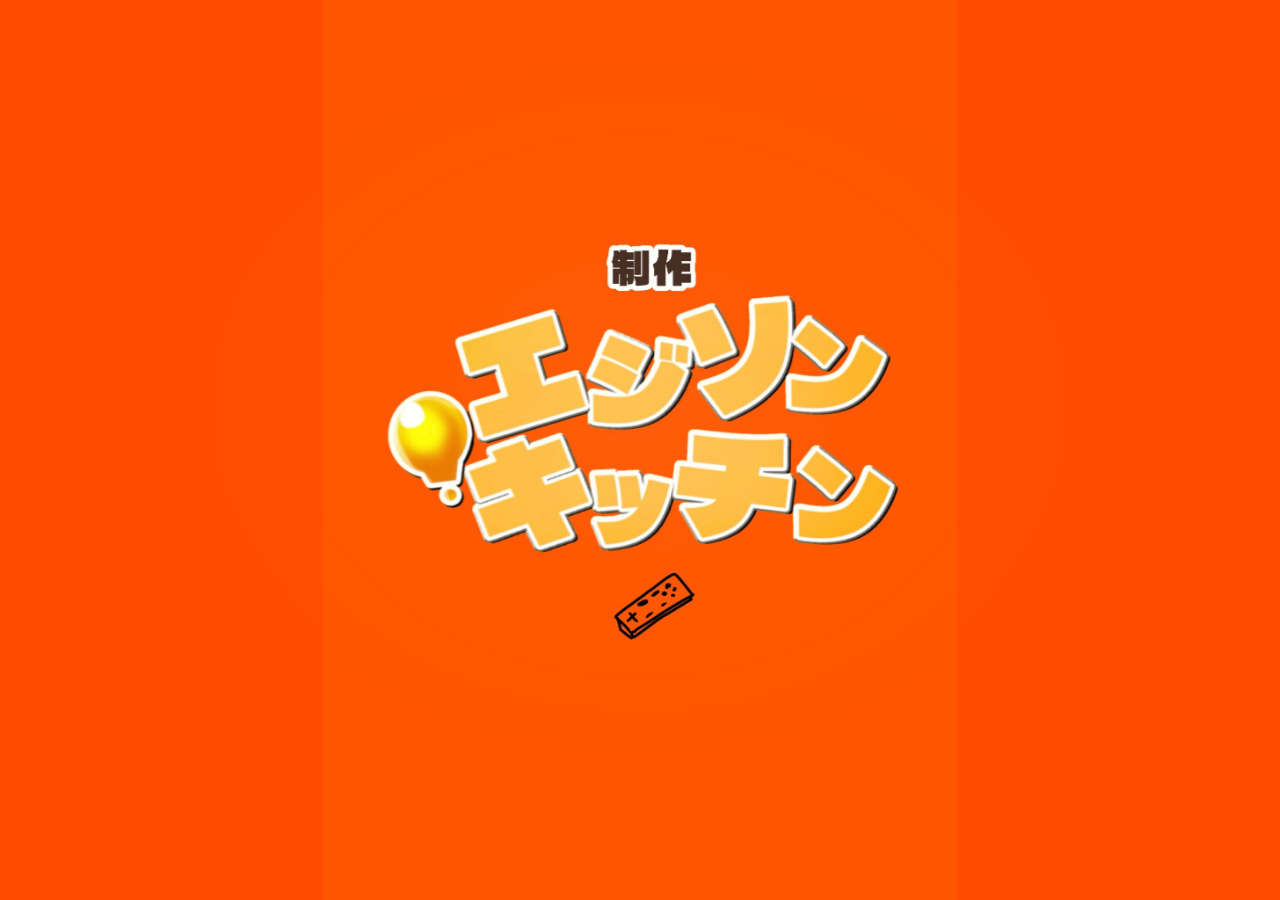
<file: index.html>
<!DOCTYPE html>
<html lang="ja">
<head>
  <meta charset="UTF-8">
  <meta http-equiv="Content-Type" content="text/html; charset=UTF-8">
  <meta name="viewport" content="width=device-width, initial-scale=1, viewport-fit=cover">
  <meta name="theme-color" content="#1976d2">
  <link rel="manifest" href="manifest.webmanifest?v=105">
  <link rel="apple-touch-icon" href="assets/icons/icon-192.png">
  <link rel="icon" type="image/png" sizes="192x192" href="assets/icons/icon-192.png">
  <meta name="description" content="ことば・読み・発話・会話の練習アプリ">
  <title>ことばクエスト 開発版｜トレーニング</title>
  <link rel="stylesheet" href="style.css?v=beta85-scene-quiz">
  <link rel="stylesheet" href="browser-responsive.css?v=89">
  <link rel="stylesheet" href="v47-improvements.css?v=beta88-copy-note">
  <link rel="stylesheet" href="pronunciation-training.css?v=89">
  <link rel="stylesheet" href="ai-download-gate.css?v=99">
  <link rel="stylesheet" href="daily-streak.css?v=108">
  <link rel="stylesheet" href="title-responsive-beta3.css?v=3">
  <link rel="stylesheet" href="articulation-random-beta4.css?v=4">
  <link rel="stylesheet" href="responsive-beta6.css?v=6">
<style>.quiz-mascot-strip{display:flex;align-items:center;gap:12px;padding:8px 12px;margin-bottom:12px;background:#f1f9ff;border:1px solid #c5e3f8;border-radius:16px;color:#174564;font-weight:700;font-size:clamp(13px,2.9vw,17px)}.quiz-buddy-icons{display:flex;gap:4px;margin-left:auto}.quiz-buddy-icons img{width:41px;height:41px;object-fit:contain}@media(max-width:470px){.quiz-buddy-icons{display:none}}.quiz-mascot-strip img{object-fit:contain;flex:0 0 62px;max-width:20vw;height:62px}@media(max-width:400px){.quiz-mascot-strip{gap:8px;padding:5px 8px}.quiz-mascot-strip img{width:48px;height:48px;flex-basis:48px}}</style>
<style>.menu-button[hidden]{display:none!important}#installWebAppMessage{margin:8px 8px 0;font-size:13px;color:#e7f7ff;text-align:center;line-height:1.5}</style>
</head>
<body data-theme="blue">

<main class="app app-native">

  <!-- 起動演出は logo.html と opening-event.html に分離しました。 -->

  <section id="titleScreen" class="screen title-screen" aria-label="ことばクエスト タイトル画面">
    <div class="title-bubble-field" aria-hidden="true">
      <span class="title-bubble b1"></span><span class="title-bubble b2"></span><span class="title-bubble b3"></span><span class="title-bubble b4"></span>
      <span class="title-bubble b5"></span><span class="title-bubble b6"></span><span class="title-bubble b7"></span><span class="title-bubble b8"></span>
      <span class="title-bubble b9"></span><span class="title-bubble b10"></span><span class="title-bubble b11"></span><span class="title-bubble b12"></span>
    </div>
    <div class="title-layout">
      <div class="title-identity">
        <div class="title-brand">エジソン・キッチン</div>
        <div class="title-logo-wrap" aria-hidden="true">
          <div class="title-mark"><span class="title-mark-dot dot-a"></span><span class="title-mark-dot dot-b"></span><span class="title-mark-dot dot-c"></span><span class="title-mark-letter">こ</span><span class="title-mark-spark">✦</span></div>
        </div>
        <h1 class="title-name" aria-label="ことばクエスト">ことば<span>クエスト</span><small class="title-dev-badge">開発版</small></h1>
        <p class="title-sub">ことばをつないで、もっと話せる自分に</p>
        <div id="dailyStreakHomeBadge" aria-live="polite">🌸 今日のレッスン完了で1日目</div>
      </div>

      <div class="title-actions">
        <nav class="title-menu" aria-label="ことばクエスト メインメニュー">
          <button type="button" class="menu-button menu-primary" id="titleStartBtn">
            <span class="menu-icon" aria-hidden="true">▶</span><span><strong>始める</strong><small>ジャンルを選ぶ</small></span>
          </button>
          <button type="button" class="menu-button menu-dungeon" id="titleDungeonBtn">
            <span class="menu-icon" aria-hidden="true">🗝️</span><span><strong>コトバ・ダンジョン</strong><small>アバターを育ててレベルアップ</small></span>
          </button>
          <button type="button" class="menu-button menu-community" id="titleCommunityBtn">
            <span class="menu-icon" aria-hidden="true">💬</span><span><strong>みんなの広場</strong><small>共有・交流（試作）</small></span>
          </button>
          <button type="button" class="menu-button menu-print" id="titlePrintDrillBtn">
            <span class="menu-icon" aria-hidden="true">📄</span><span><strong>紙のドリルを作る・印刷</strong><small>プリント教材を作る</small></span>
          </button>
          <button type="button" class="menu-button menu-record" id="titleRecordsBtn">
            <span class="menu-icon" aria-hidden="true">📊</span><span><strong>トレーニング記録を見る</strong><small>これまでの記録を確認</small></span>
          </button>
          <button type="button" class="menu-button menu-settings" id="titleSettingsBtn">
            <span class="menu-icon" aria-hidden="true">⚙️</span><span><strong>設定</strong><small>音・マイク・色・AI</small></span>
          </button>
        </nav>
        <div class="title-install">
          <button type="button" class="menu-button menu-record" id="installWebAppBtn" hidden>
            <span class="menu-icon" aria-hidden="true">📲</span><span><strong>ブラウザ版をアプリとして追加</strong><small>ホーム画面からすぐ開く</small></span>
          </button>
          <p id="installWebAppMessage" role="status" aria-live="polite" hidden></p>
        </div>
      </div>
    </div>
    <div class="title-bottom">
      <div class="music-mini">
        <span>♫</span><span id="musicMiniLabel">やさしい音楽</span>
        <button type="button" id="musicMiniBtn" class="mini-toggle" aria-label="やさしい音楽を切り替える">ON</button>
      </div>
      <p class="title-footer">制作：エジソン・キッチン</p>
    </div>
  </section>

  <!-- 初回ユーザー設定：記録とExcel出力に使うプロフィール -->
  <section id="userSetup" class="screen user-profile-screen" aria-label="ユーザー設定">
    <div class="user-profile-card">
      <div class="user-profile-icon" aria-hidden="true">👤</div>
      <p class="user-profile-kicker">KOTOBA QUEST</p>
      <h1 id="userSetupHeading">はじめてのユーザー設定</h1>
      <p id="userSetupIntro" class="user-profile-intro">トレーニング記録とExcel出力に反映する情報を設定します。</p>
      <form id="userProfileForm" novalidate>
        <label class="user-profile-label" for="setupUserDisplayName">記録に表示する名前 <span>必須</span></label>
        <input id="setupUserDisplayName" class="user-profile-input" type="text" maxlength="60" autocomplete="nickname" placeholder="例：ことば練習中" required>
        <p class="user-profile-help">本名でなく、ニックネームやイニシャルでも設定できます。</p>
        <label class="user-profile-label" for="setupUserRecordCode">利用者ID・管理番号 <span>任意</span></label>
        <input id="setupUserRecordCode" class="user-profile-input" type="text" maxlength="40" autocomplete="off" placeholder="例：KQ-001">
        <p class="user-profile-help">必要な場合だけ入力してください。診断名など、Excelで共有したくない情報は入力しないでください。</p>
        <div class="user-profile-local-note">設定と記録は、この端末のブラウザー内に保存されます。Excelへ出力したファイルは、保存先や共有先にご注意ください。</div>
        <p id="userProfileStatus" class="user-profile-status" role="status" aria-live="polite"></p>
        <div class="user-profile-actions">
          <button id="saveUserProfileBtn" class="user-profile-primary" type="submit">設定を保存して始める</button>
          <button id="guestUserProfileBtn" class="user-profile-secondary" type="button">ゲストとして始める</button>
          <button id="cancelUserProfileBtn" class="user-profile-quiet" type="button" hidden>変更をやめて戻る</button>
        </div>
      </form>
    </div>
  </section>

  <!-- 当事者コミュニティ掲示板（Ver.40 試作） -->
  <section id="communityBoard" class="screen community-screen" aria-label="みんなの広場">
    <div class="screen-head community-screen-head">
      <button type="button" class="back-button" id="communityBackBtn" aria-label="タイトルに戻る">←</button>
      <div class="screen-head-title">みんなの広場</div>
      <span class="community-head-mark" aria-hidden="true">💬</span>
    </div>

    <div class="community-intro">
      <h2>みんなの広場</h2>
      <p>日々の出来事や工夫を、自分のペースで共有しましょう。</p>
    </div>

    <div class="community-trial-notice" role="note">
      <strong>試作版について</strong>
      <p>投稿は今の端末内に保存されます。現在は、ほかの人の端末とはまだ共有されません。オンライン交流にはサーバー接続が必要です。</p>
    </div>

    <section class="community-panel" aria-labelledby="communityProfileTitle">
      <h3 id="communityProfileTitle">あなたのプロフィール</h3>
      <label class="community-field-label" for="communityNickname">ニックネーム（本名は使わないでください）</label>
      <input id="communityNickname" class="community-text-input" type="text" maxlength="16" autocomplete="nickname" placeholder="例：ことば練習中">
      <div class="community-field-label">アバターを選んでください</div>
      <div id="communityAvatarChoices" class="community-avatar-choices" role="group" aria-label="アバター選択">
        <button type="button" class="community-avatar-choice" data-avatar="🌱" aria-label="芽">🌱</button>
        <button type="button" class="community-avatar-choice" data-avatar="🙂" aria-label="笑顔">🙂</button>
        <button type="button" class="community-avatar-choice" data-avatar="🌸" aria-label="花">🌸</button>
        <button type="button" class="community-avatar-choice" data-avatar="🐱" aria-label="ねこ">🐱</button>
        <button type="button" class="community-avatar-choice" data-avatar="⭐" aria-label="星">⭐</button>
        <button type="button" class="community-avatar-choice" data-avatar="☕" aria-label="コーヒー">☕</button>
      </div>
      <button type="button" id="communityProfileSaveBtn" class="community-button community-button-secondary">プロフィールを保存</button>
      <p id="communityProfileStatus" class="community-small-status" aria-live="polite"></p>
    </section>

    <section class="community-panel" aria-labelledby="communityComposeTitle">
      <h3 id="communityComposeTitle">投稿を書く</h3>
      <label class="community-field-label" for="communityCategory">投稿の種類</label>
      <select id="communityCategory" class="community-text-input">
        <option value="日常">日常の出来事</option>
        <option value="工夫">生活の工夫</option>
        <option value="言葉の練習">言葉の練習</option>
        <option value="悩み・相談">悩み・相談</option>
        <option value="うれしかったこと">うれしかったこと</option>
      </select>
      <label class="community-field-label" for="communityPostText">本文</label>
      <textarea id="communityPostText" class="community-post-textarea" maxlength="1000" rows="4" placeholder="今日あったこと、役に立った工夫などを書いてみましょう。"></textarea>
      <div class="community-compose-footer">
        <span id="communityCharCount" class="community-char-count">0 / 1000</span>
        <button type="button" id="communityPostSubmitBtn" class="community-button community-button-primary">投稿する</button>
      </div>
      <p id="communityPostStatus" class="community-small-status" aria-live="polite"></p>
    </section>

    <section class="community-posts-section" aria-labelledby="communityPostsTitle">
      <div class="community-posts-heading">
        <h3 id="communityPostsTitle">投稿一覧</h3>
        <span id="communityPostTotal" class="community-post-total">0件</span>
      </div>
      <div id="communityFilters" class="community-filters" aria-label="投稿の絞り込み">
        <button type="button" class="community-filter active" data-filter="すべて">すべて</button>
        <button type="button" class="community-filter" data-filter="日常">日常</button>
        <button type="button" class="community-filter" data-filter="工夫">生活の工夫</button>
        <button type="button" class="community-filter" data-filter="言葉の練習">言葉の練習</button>
        <button type="button" class="community-filter" data-filter="悩み・相談">悩み・相談</button>
        <button type="button" class="community-filter" data-filter="うれしかったこと">うれしかったこと</button>
      </div>
      <div id="communityPostList" class="community-post-list" aria-live="polite"></div>
    </section>

    <div class="community-safety-note">
      <strong>安心して利用するために</strong>
      <p>本名・住所・電話番号など、個人が特定される情報は投稿しないでください。体調や生活に関する大切な相談は、支援者や専門家にも相談してください。試作版の通報は管理者には届きません。</p>
    </div>
  </section>

  <!-- ジャンル選択 -->
  <section id="home" class="screen">
    <div class="screen-head">
      <button type="button" class="back-button" id="homeToTitleBtn">←</button>
      <div class="screen-head-title">ことばクエスト 開発版</div>
      <button type="button" class="head-icon-button" id="genreSettingsBtn" aria-label="設定">⚙️</button>
    </div>
    <div class="screen-intro">
      <h2>ジャンルを選んでください（7ジャンル・30課題）</h2>
      <p>できるところから、ひとつずつ進めましょう。</p>
    </div>
    <div class="training-needs-notice" role="note">
      <strong>関連する練習分野を表示しています</strong>
      <p>各ジャンルと課題のラベルは、練習内容との関連を示す目安です。診断や治療効果、対象者の限定を意味しません。</p>
      <details class="training-needs-guide">
        <summary>高次脳機能障害・失語症・知的障害・吃音・認知機能の維持について</summary>
        <div id="trainingNeedsGuideItems" class="training-needs-guide-items"></div>
      </details>
    </div>
    <div id="categoryGrid" class="category-grid" aria-label="トレーニングカテゴリ"></div>

    <!-- JavaScript互換用。見た目では使いません。 -->
    <div id="activityPanel" class="activity-panel-native hidden">
      <div class="activity-head">
        <button type="button" class="back-button" id="allGenreBtn">←</button>
        <div>
          <div id="selectedGenreIcon" class="activity-head-icon">🧠</div>
          <h3 id="selectedGenreName">課題を選択</h3>
        </div>
      </div>
      <p id="selectedGenreDescription" class="muted"></p>
      <div id="activityCards" class="activity-grid"></div>
      <select id="activitySelect" class="compat-hidden"><option value="">課題を選んでください</option></select>
      <div id="activityDescription" class="compat-hidden"></div>
      <button id="startSelectedBtn" class="compat-hidden" disabled>開始</button>
    </div>
  </section>

  <!-- トレーニング -->


  <section id="game" class="screen">
    <div class="screen-head game-head">
      <button class="back-button" id="homeBtn" type="button">←</button>
      <div id="trainingTitle" class="screen-head-title">トレーニング</div>
      <div class="head-status"><span id="progress">1 / 10</span><span id="score">正解 0</span></div>
    </div>
    <div class="quiz-card">
      <div id="categoryLabel" class="category-label">トレーニング</div>
      <div id="questionLabel" class="question-label">問題</div>
      <div id="visualArea" class="visual-area">
        <img id="questionImage" class="question-image hidden" alt="問題の画像">
        <div id="emoji" class="emoji">❓</div>
      </div>
      <div class="voice-row">
        <button id="speakBtn" class="outline-button" type="button">🔊 お手本を聞く</button>
        <span id="voiceStatus" class="voiceStatus" aria-live="polite"></span>
      </div>
      <div id="instruction" class="instruction hidden"></div>
      <div id="promptText" class="prompt-text"></div>
      <button id="hintBtn" class="hint-button" type="button">💡 ヒント</button>
      <div id="hint" class="hint hidden"></div>
      <div id="answerArea" class="answer-area"></div>
      <div id="feedback" class="feedback" aria-live="polite"></div>
      <button id="nextBtn" class="primary-button hidden" type="button">次へ →</button>
    </div>
  </section>

  <!-- 結果 -->
  <section id="result" class="screen">
    <div class="screen-head">
      <div class="screen-head-title">トレーニング結果</div>
    </div>
    <div class="result-card">
      <div id="resultIcon" class="result-icon">🎉</div>
      <h2>おつかれさまでした</h2>
      <div id="resultDailyStreak" class="daily-streak-slot"></div>
      <div id="resultTitle" class="result-title">トレーニング</div>
      <div id="resultScore" class="big-score">0 / 10</div>
      <div id="resultRate" class="rate">正答率 0%</div>
      <p id="resultMessage" class="result-message"></p>
      <div class="result-actions">
        <button class="primary-button" id="retryBtn" type="button">もう一度挑戦</button>
        <button class="secondary-button" id="resultHomeBtn" type="button">ジャンル選択へ</button>
        <button class="secondary-button" id="resultRecordBtn" type="button">記録を見る</button>
      </div>
    </div>
  </section>

  <!-- 記録 -->
  <section id="records" class="screen">
    <div class="screen-head">
      <button class="back-button" id="recordsHomeBtn" type="button">←</button>
      <div class="screen-head-title">トレーニング記録</div>
      <div></div>
    </div>
    <div class="records-card">
      <section id="recordsDailyStreak" class="records-streak-panel" aria-label="毎日の連続記録">
        <div class="records-streak-title">🌸 毎日の連続記録 <small>レッスンを1日1回完了すると増えます</small></div>
        <div class="records-streak-stats">
          <div><strong id="recordsStreakCurrent">0<small>日</small></strong><span>現在の連続記録</span></div>
          <div><strong id="recordsStreakBest">0<small>日</small></strong><span>自己ベスト</span></div>
          <div><strong id="recordsStreakToday">未達成</strong><span>今日の達成状況</span></div>
        </div>
        <p id="recordsStreakNotice" class="records-streak-notice">ゲーム・トレーニングの完了記録と連動しています。</p>
        <button type="button" id="previewStreakBtn" class="records-streak-preview">🌸 ガッツポーズ演出を試す</button>
      </section>
      <div class="record-month-row">
        <button id="prevMonthBtn" class="small-button" type="button">←</button>
        <strong id="recordMonthLabel"></strong>
        <button id="todayMonthBtn" class="small-button" type="button">今日</button>
        <button id="nextMonthBtn" class="small-button" type="button">→</button>
      </div>
      <div id="recordsUserSummary" class="records-user-summary" role="status"></div>
      <div id="monthStats" class="month-stats"></div>
      <div id="calendar" class="calendar"></div>
      <p class="records-calendar-legend">🌸 レッスン完了日　✅ 詳細なトレーニング記録がある日</p>
      <div class="record-divider"></div>
      <h3 id="selectedDateLabel">今日の記録</h3>
      <p id="selectedDateStreak" class="record-day-streak" hidden></p>
      <div id="dayStats" class="record-stats"></div>
      <div id="dayRecordList" class="day-record-list"></div>
      <label class="record-note-label" for="dayNote">今日のメモ</label>
      <textarea id="dayNote" class="record-note" rows="4" placeholder="メモを入力できます。自動保存されます。"></textarea>
      <div id="dayNoteStatus" class="note-status"></div>
      <div class="export-buttons">
        <button id="exportDayBtn" class="primary-button" type="button">この日の記録をExcel出力</button>
        <button id="exportMonthBtn" class="secondary-button" type="button">この1か月の記録をExcel出力</button>
      </div>
      <button id="clearRecordsBtn" class="danger-button" type="button">トレーニング記録・メモを削除</button>
      <p class="records-clear-note">花の連続記録は別に保存されており、この操作では削除されません。</p>
    </div>
  </section>

  <!-- 設定 -->
  <section id="settings" class="screen">
    <div class="screen-head">
      <button class="back-button" id="settingsBackBtn" type="button">←</button>
      <div class="screen-head-title">設定</div>
      <div></div>
    </div>

    <div class="settings-panel user-profile-settings-panel">
      <h3>👤 ユーザー設定</h3>
      <p id="settingsUserProfileSummary" class="settings-sub">記録に表示する名前を設定できます。</p>
      <p class="settings-sub">ここで設定した表示名・管理番号は、新しいトレーニング記録とExcel出力に自動で反映されます。</p>
      <button id="editUserProfileBtn" class="secondary-button" type="button">ユーザー設定を編集</button>
    </div>

    <div class="settings-panel">
      <h3>🎤 マイク</h3>
      <p id="micPermissionStatus" class="settings-status">確認しています…</p>
      <button id="micPermissionBtn" class="primary-button" type="button">マイクを許可・テストする</button>
      <button id="micOpenSettingsBtn" class="secondary-button" type="button">マイクが使えないとき</button>
      <p id="micBrowserHelp" class="settings-sub hidden">GitHub PagesのHTTPSで開き、アドレスバーのサイト設定からマイクを許可してください。音声認識は対応ブラウザが必要です。音声認識の方式によっては、音声がブラウザの認識サービスで処理される場合があります。</p>
    </div>

    <div class="settings-panel">
      <h3>🔊 音量</h3>
      <div class="range-row"><input id="masterVolume" type="range" min="0" max="100" step="1" value="60"><output id="volumeValue">60%</output></div>
      <button id="testSoundBtn" class="outline-button" type="button">音を試す</button>
    </div>

    <div class="settings-panel">
      <h3>🎨 画面の色</h3>
      <p class="settings-sub">見やすい色を選べます。</p>
      <div class="theme-choices">
        <button type="button" class="theme-choice blue" id="themeBlue"><span></span>青</button>
        <button type="button" class="theme-choice red" id="themeRed"><span></span>赤</button>
        <button type="button" class="theme-choice yellow" id="themeYellow"><span></span>黄色</button>
      </div>
    </div>

    <div class="settings-panel">
      <h3>♫ 音楽</h3>
      <label class="switch-row"><span>トレーニング中に音楽を流す</span><input id="musicOn" type="checkbox" checked></label>
    </div>

    <div class="settings-panel">
      <h3>🧠 会話・AI</h3>
      <p class="settings-sub">ジャンル選択の「日常会話・コミュニケーション」からAI会話クイズを選べます。</p>
    </div>

    <div class="settings-panel">
      <h3>⚙️ 練習の設定</h3>
      <label class="setting-select-row">問題数<select id="questionCount"><option value="5">5問</option><option value="10" selected>10問</option><option value="15">15問</option><option value="20">20問</option></select></label>
      <label class="switch-row"><span>ヒントを使う</span><input id="hintOn" type="checkbox" checked></label>
      <label class="switch-row"><span>音声を使う</span><input id="voiceOn" type="checkbox" checked></label>
    </div>

    <div class="settings-panel about-panel">
      <h3>ことばクエスト 開発版</h3>
      <p>制作：エジソン・キッチン</p>
      <p>端末内に記録を保存します。</p>
      <p class="credits-line">効果音：効果音ラボ　／　BGM：甘茶の音楽工房</p>
    </div>
  </section>

  <audio id="bgmAudio" preload="auto" loop playsinline src="BGM/seishishitauchu.mp3"></audio>

</main>
<script src="encoding-safe.js"></script>
<script src="android-bridge-android.js?v=beta84-ink"></script>
<script src="daily-streak.js?v=108"></script>
<script src="event-message-sound.js?v=89"></script>
<script src="offline-conversation-engine.js?v=91"></script>
<script src="app.js?v=beta85-scene-quiz"></script>
<script src="user-profile.js?v=69"></script>
<script src="aphasia-modes.js?v=beta85-scene-quiz"></script>
<script src="generative-ai-chat.js?v=104"></script>
<script src="ai-download-gate.js?v=99"></script>
<script src="app-ui.js?v=beta3"></script>
<script src="community-board.js"></script>
<script src="reading-memory-mode.js?v=104"></script>
<script src="ocr/browser-japanese-ocr.js?v=beta87-multipass-ocr"></script>
<script src="v47-improvements.js?v=beta88-copy-note"></script>
<script src="v57-task-rebuild.js?v=beta8-fixes"></script>
<script src="pronunciation-training.js?v=104"></script>
<script>
(function(){
  'use strict';
  var INTRO_KEY = 'kotobaquest_web_intro_seen_v1';
  function boot(){
    // 初回アクセス時だけロゴ→会話イベントを表示します。
    // #title / #home / #records / #community が付いた戻り先では再生しません。
    var hasTarget = !!window.location.hash;
    var seen = false;
    try { seen = sessionStorage.getItem(INTRO_KEY) === '1'; } catch(e) { seen = true; }
    if (!hasTarget && !seen) {
      try { sessionStorage.setItem(INTRO_KEY, '1'); } catch(e) {}
      window.location.replace('logo.html');
      return;
    }
    var printDrillBtn = document.getElementById('titlePrintDrillBtn');
    if (printDrillBtn && !printDrillBtn.dataset.bound) { printDrillBtn.dataset.bound = '1'; printDrillBtn.addEventListener('click', function(){ window.location.href = 'print-drills.html'; }); }
    try { if (typeof renderCategories === 'function') renderCategories(); } catch(e) {}
    try { if (window.__webAppUI && window.__webAppUI.boot) window.__webAppUI.boot(); } catch(e) {}
    // 外部ゲームから #home で戻った場合は、ロゴやタイトルを経由せずジャンル選択を表示。
    if (window.location.hash === '#home') { try { if (typeof show === 'function') show('home'); } catch(e) {} }
    // 初回起動時は、ロゴと会話イベントのあとにユーザー設定を表示します。
    var needsProfile = false;
    try {
      if (window.KotobaQuestUserProfile) {
        window.KotobaQuestUserProfile.refreshSummaries();
        needsProfile = !window.KotobaQuestUserProfile.hasProfile();
        if (needsProfile) window.KotobaQuestUserProfile.openSetup('first');
      }
    } catch(e) {}
    if (!needsProfile && window.KotobaAIDownloadGate) window.KotobaAIDownloadGate.maybeShow();
  }
  if(document.readyState==='loading') document.addEventListener('DOMContentLoaded', boot); else boot();
})();
</script>
<script>
// Browser PWA install shortcut. Never show this inside the Android WebView.
(function(){
  var installBtn=document.getElementById('installWebAppBtn');
  var installMessage=document.getElementById('installWebAppMessage');
  if (!installBtn || window.KotobaNativeBridge) return;
  if (location.protocol!=='https:' && location.hostname!=='localhost') return;
  var pendingPrompt=null;
  if (window.matchMedia && window.matchMedia('(display-mode: standalone)').matches) return;
  installBtn.hidden=false;
  window.addEventListener('beforeinstallprompt',function(event){event.preventDefault();pendingPrompt=event;});
  window.addEventListener('appinstalled',function(){pendingPrompt=null;installBtn.hidden=true;installMessage.hidden=true;});
  installBtn.addEventListener('click',async function(){
    if(pendingPrompt){
      var prompt=pendingPrompt;pendingPrompt=null;
      try{await prompt.prompt();await prompt.userChoice;}catch(e){console.warn('インストール画面を開けませんでした',e);}
      return;
    }
    var isIOS=/iPad|iPhone|iPod/.test(navigator.userAgent||'');
    installMessage.textContent=isIOS?'ブラウザの「共有」→「ホーム画面に追加」を押してください。':'ブラウザのメニュー（⋮）→「アプリをインストール」または「ホーム画面に追加」を押してください。';
    installMessage.hidden=false;
  });
})();
</script>
<script>
if (!window.KotobaNativeBridge && 'serviceWorker' in navigator && (location.protocol === 'https:' || location.hostname === 'localhost')) {
  navigator.serviceWorker.register('service-worker.js').catch(function(e){ console.warn('オフライン画面用キャッシュを登録できませんでした', e); });
}
</script>
</body>
</html>
</file>
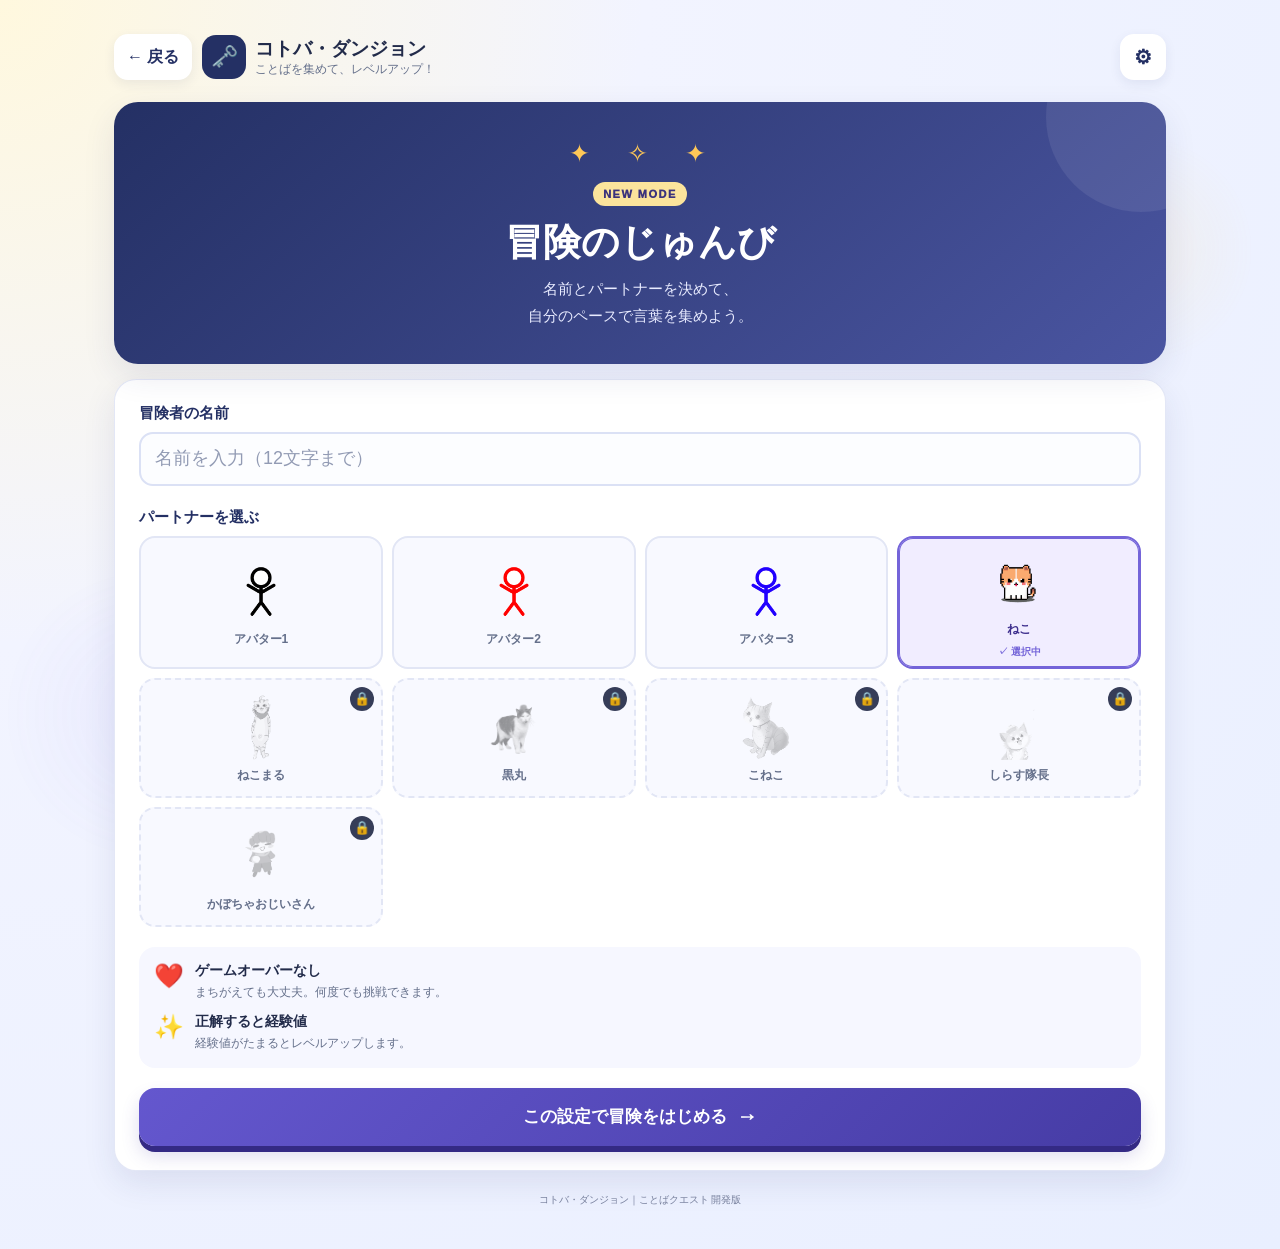
<file: kotoba-dungeon.html>
<!DOCTYPE html>
<html lang="ja">
<head>
  <meta charset="UTF-8">
  <meta name="viewport" content="width=device-width, initial-scale=1, viewport-fit=cover">
  <meta name="theme-color" content="#243064">
  <title>ことばクエスト 開発版｜コトバ・ダンジョン</title>
  <link rel="stylesheet" href="kotoba-dungeon.css?v=74">
  <link rel="stylesheet" href="browser-responsive.css?v=74">
  <link rel="stylesheet" href="daily-streak.css?v=108">
</head>
<body>
</div>

  <main class="kd-app">
    <header class="kd-topbar">
      <button type="button" id="kdBackBtn" class="kd-back" aria-label="メイン画面へ戻る">← 戻る</button>
      <div class="kd-brand"><span class="kd-brand-icon">🗝️</span><div><strong>コトバ・ダンジョン</strong><small>ことばを集めて、レベルアップ！</small></div></div>
      <button type="button" id="kdSettingsTopBtn" class="kd-icon-button" aria-label="ルール設定">⚙</button>
    </header>

    <section id="kdSetupScreen" class="kd-screen" aria-labelledby="kdSetupTitle">
      <div class="kd-hero kd-hero-setup">
        <div class="kd-hero-stars" aria-hidden="true">✦　✧　✦</div>
        <span class="kd-pill">NEW MODE</span>
        <h1 id="kdSetupTitle">冒険のじゅんび</h1>
        <p>名前とパートナーを決めて、<br>自分のペースで言葉を集めよう。</p>
      </div>
      <div class="kd-card">
        <label class="kd-label" for="kdSetupName">冒険者の名前</label>
        <input id="kdSetupName" class="kd-text-input" type="text" maxlength="12" placeholder="名前を入力（12文字まで）" autocomplete="nickname">
        <div class="kd-label kd-label-spaced">パートナーを選ぶ</div>
        <div id="kdSetupAvatars" class="kd-avatar-grid" aria-label="アバター選択"></div>
        <div class="kd-rules-preview">
          <div><span>❤️</span><div><strong>ゲームオーバーなし</strong><small>まちがえても大丈夫。何度でも挑戦できます。</small></div></div>
          <div><span>✨</span><div><strong>正解すると経験値</strong><small>経験値がたまるとレベルアップします。</small></div></div>
        </div>
        <button type="button" id="kdBeginSetupBtn" class="kd-primary-button">この設定で冒険をはじめる <span>→</span></button>
      </div>
    </section>

    <section id="kdHomeScreen" class="kd-screen kd-hidden" aria-labelledby="kdHomeTitle">
      <section class="kd-profile-hero">
        <div class="kd-profile-avatar-wrap"><img id="kdHomeAvatar" class="kd-profile-avatar" alt="選択中のアバター"><span id="kdHomeOutfit" class="kd-avatar-outfit" aria-label="着せ替えなし"></span></div>
        <div class="kd-profile-info">
          <div class="kd-eyebrow">YOUR PARTNER</div>
          <h1 id="kdHomeTitle"><span id="kdHomeName">冒険者</span> さん</h1>
          <div class="kd-level-line"><span class="kd-level-badge" id="kdHomeLevel">Lv.1</span><span id="kdHomeRank" class="kd-rank">ことばのたまご</span></div>
          <div class="kd-exp-label"><span>レベル経験値</span><strong id="kdHomeExpText">0 / 50 EXP</strong></div>
          <div class="kd-exp-track"><div id="kdHomeExpBar" class="kd-exp-bar"></div></div>
          <small class="kd-total-exp">累計経験値 <b id="kdHomeTotalExp">0</b> EXP</small>
        </div>
      </section>

      <section class="kd-collectibles-card" aria-label="メダルとガチャ">
        <div class="kd-medal-summary">
          <div class="kd-medal-emblem" aria-hidden="true">🏅</div>
          <div class="kd-medal-text"><strong>メダル <span id="kdHomeMedals">0</span>枚</strong><small>全問正解で5枚、1問以上正解で1枚、全問不正解は0枚。</small></div>
          <div class="kd-medal-next" id="kdMedalNextText">あと5枚でガチャ！</div>
        </div>
        <div class="kd-medal-progress" aria-label="メダルガチャまでの進み具合">
          <div class="kd-medal-progress-label"><span>🎰 ガチャゲージ</span><strong id="kdMedalProgressLabel">0 / 5 枚</strong></div>
          <div id="kdMedalSlots" class="kd-medal-slots" role="img" aria-label="メダル5枚でガチャ1回">
            <span class="kd-medal-slot" aria-hidden="true">🏅</span><span class="kd-medal-slot" aria-hidden="true">🏅</span><span class="kd-medal-slot" aria-hidden="true">🏅</span><span class="kd-medal-slot" aria-hidden="true">🏅</span><span class="kd-medal-slot" aria-hidden="true">🏅</span>
          </div>
          <small class="kd-medal-progress-note">冒険クリアでメダルを集めよう！5枚で新しい仲間・着せ替えをゲット</small>
        </div>
        <div class="kd-collectibles-actions">
          <button type="button" id="kdOpenCollectionBtn" class="kd-secondary-button">🎒 アバター・着せ替え</button>
          <button type="button" id="kdGachaBtn" class="kd-gacha-button">🎁 メダル5枚でガチャ</button>
        </div>
      </section>

      <section class="kd-next-task-card">
        <div class="kd-card-topline"><span class="kd-section-tag">TODAY'S QUEST</span><span id="kdTaskLevelTag" class="kd-mini-badge">Lv.1〜2</span></div>
        <h2 id="kdTaskTitle">絵を見て、ことばを選ぼう</h2>
        <p id="kdTaskDescription">絵やマークを見て、合う言葉を選びます。</p>
        <div class="kd-task-benefits"><span>⭐ 正解で EXP +10</span><span>🎁 クリアボーナス +10</span></div>
        <button type="button" id="kdStartChallengeBtn" class="kd-primary-button kd-start-button">ダンジョンに挑戦 <span>▶</span></button>

      </section>

      <section class="kd-stats-grid">
        <div class="kd-stat-card"><span>🏆</span><strong id="kdHomeClears">0</strong><small>クリア回数</small></div>
        <div class="kd-stat-card"><span>✅</span><strong id="kdHomeCorrectRate">—</strong><small>平均正答率</small></div>
        <div class="kd-stat-card"><span>🌱</span><strong id="kdHomeBestLevel">1</strong><small>現在のレベル</small></div>
      </section>

      <div class="kd-home-actions">
        <button type="button" id="kdOpenSettingsBtn" class="kd-secondary-button">👤 名前・アバター・ルール設定</button>
        <button type="button" id="kdShowHistoryBtn" class="kd-secondary-button">📚 さいきんの冒険</button>
      </div>

      <section id="kdCollectionPanel" class="kd-card kd-collection-panel kd-hidden" aria-labelledby="kdCollectionTitle">
        <div class="kd-card-heading"><h2 id="kdCollectionTitle">🎒 コレクション</h2><button type="button" id="kdCloseCollectionBtn" class="kd-small-button">閉じる</button></div>
        <p class="kd-collection-help">持っているアバターや着せ替えを選ぶと、すぐに装備できます。</p>
        <h3 class="kd-collection-heading">アバター</h3><div id="kdCollectionAvatars" class="kd-collection-grid"></div>
        <h3 class="kd-collection-heading">着せ替え</h3><div id="kdCollectionOutfits" class="kd-outfit-grid"></div>
      </section>

      <section id="kdHistoryPanel" class="kd-card kd-hidden">
        <div class="kd-card-heading"><h2>さいきんの冒険</h2><button type="button" id="kdCloseHistoryBtn" class="kd-small-button">閉じる</button></div>
        <div id="kdHistoryList" class="kd-history-list"></div>
      </section>
    </section>

    <section id="kdSettingsScreen" class="kd-screen kd-hidden" aria-labelledby="kdSettingsTitle">
      <div class="kd-page-heading"><span class="kd-heading-icon">⚙️</span><div><h1 id="kdSettingsTitle">プロフィール・ルール設定</h1><p>いつでも変更できます。</p></div></div>
      <div class="kd-card">
        <label class="kd-label" for="kdSettingsName">冒険者の名前</label>
        <input id="kdSettingsName" class="kd-text-input" type="text" maxlength="12" placeholder="名前を入力（12文字まで）" autocomplete="nickname">
        <div class="kd-label kd-label-spaced">パートナーを変更</div>
        <div id="kdSettingsAvatars" class="kd-avatar-grid" aria-label="アバター変更"></div>
      </div>
      <div class="kd-card">
        <div class="kd-card-heading"><h2>🎮 ルール設定</h2><span class="kd-soft-badge">自分に合う設定</span></div>
        <label class="kd-setting-row" for="kdQuestionCount"><span><strong>1回の問題数</strong><small>体調や集中力に合わせて選べます。</small></span><select id="kdQuestionCount" class="kd-select"><option value="5">5問</option><option value="10">10問</option></select></label>
        <label class="kd-setting-row" for="kdAutoRead"><span><strong>問題を自動で読み上げる</strong><small>問題が出ると音声で読みます。</small></span><input id="kdAutoRead" class="kd-toggle" type="checkbox"></label>
        <label class="kd-setting-row" for="kdShowHints"><span><strong>ヒントボタンを表示する</strong><small>困ったときにヒントを見られます。</small></span><input id="kdShowHints" class="kd-toggle" type="checkbox" checked></label>
        <p class="kd-rule-note">まちがえても経験値は減りません。時間制限・HP・ゲームオーバーはありません。</p>
        <button type="button" id="kdSaveSettingsBtn" class="kd-primary-button">設定を保存する</button>
        <button type="button" id="kdCancelSettingsBtn" class="kd-secondary-button">もどる</button>
      </div>
      <div class="kd-card kd-danger-card">
        <h2>🔄 最初からやり直す</h2>
        <p>このモードの名前、アバター、レベル、経験値、クリア記録、ルール設定を初期化します。ほかのトレーニングの記録は削除されません。</p>
        <button type="button" id="kdResetBtn" class="kd-danger-button">コトバ・ダンジョンのデータを初期化</button>
      </div>
    </section>

    <section id="kdChallengeScreen" class="kd-screen kd-hidden" aria-labelledby="kdChallengeTitle">
      <div class="kd-challenge-top">
        
        <div class="kd-challenge-level" id="kdChallengeLevel">Lv.1 の課題</div>
        <div class="kd-challenge-progress"><span id="kdQuestionPosition">1 / 5</span><div class="kd-question-track"><div id="kdQuestionBar"></div></div></div>
      </div>
      <div class="kd-card kd-question-card">
        <div class="kd-question-topic"><span id="kdQuestionType">ことばをえらぶ</span><button type="button" id="kdSpeakQuestionBtn" class="kd-speak-button" aria-label="問題を読み上げる">🔊 聞く</button></div>
        <div id="kdQuestionContext" class="kd-question-context kd-hidden"></div>
        <h1 id="kdChallengeTitle" class="kd-question-prompt">問題がここに表示されます。</h1>
        <div id="kdQuestionVisual" class="kd-question-visual kd-hidden"></div>
        <p id="kdQuestionInstruction" class="kd-question-instruction">合う答えを選んでください。</p>
        <div id="kdChoiceArea" class="kd-choice-area"></div>
        <form id="kdInputForm" class="kd-input-form kd-hidden">
          <label class="kd-label" for="kdAnswerInput">答えを入力してください</label>
          <input id="kdAnswerInput" class="kd-text-input kd-answer-input" type="text" maxlength="60" placeholder="答えを入力" autocomplete="off">
          <button type="submit" class="kd-primary-button">この答えにする ✓</button>
        </form>
        <div id="kdMicPanel" class="kd-mic-panel kd-hidden"><button type="button" id="kdMicAnswerBtn" class="kd-mic-button">🎙️ マイクで答える</button><p id="kdMicStatus" aria-live="polite">マイクボタンを押してから答えてください。</p></div>
        <button type="button" id="kdHintBtn" class="kd-hint-button">💡 ヒントを見る</button>
        <div id="kdHintText" class="kd-hint-text kd-hidden"></div>
        <div id="kdAnswerFeedback" class="kd-answer-feedback" aria-live="polite"></div>
        <button type="button" id="kdNextQuestionBtn" class="kd-primary-button kd-hidden">つぎの問題へ →</button>
      </div>
      <p class="kd-soft-reminder">あせらなくて大丈夫。自分のペースで進みましょう。</p>
    </section>

    <section id="kdResultScreen" class="kd-screen kd-hidden" aria-labelledby="kdResultTitle">
      <div class="kd-result-hero"><div class="kd-result-confetti" aria-hidden="true">✦ ✧ ✦ ✧ ✦</div><div id="kdResultIcon" class="kd-result-icon">🎉</div><span class="kd-pill">QUEST CLEAR</span><h1 id="kdResultTitle">冒険クリア！</h1><p id="kdResultMessage">最後までよくがんばりました。</p></div>
      <div class="kd-card kd-result-card">
        <div class="kd-result-score"><strong id="kdResultCorrect">0 / 5</strong><span>正解数</span></div>
        <div class="kd-result-accuracy"><div class="kd-result-accuracy-track"><div id="kdResultAccuracyBar"></div></div><strong id="kdResultAccuracy">正答率 0%</strong></div>
        <div class="kd-exp-earned"><span>✨ 今回獲得した経験値</span><strong id="kdResultExp">+10 EXP</strong></div>
        <div class="kd-result-medal-earned"><div><strong>🏅 クリアメダル</strong><small id="kdResultMedalBalance">全問題クリアで5枚獲得</small></div><strong id="kdResultMedal">+5枚</strong></div>
        <div id="kdResultLevelChange" class="kd-level-change"></div>
        <div id="kdResultDailyStreak" class="daily-streak-slot"></div>
        <button type="button" id="kdResultContinueBtn" class="kd-primary-button">冒険のつづきへ →</button>
        <button type="button" id="kdResultAgainBtn" class="kd-secondary-button">もう一度挑戦</button>
      </div>
    </section>

    <div id="kdLevelUpOverlay" class="kd-levelup-overlay kd-hidden" role="dialog" aria-modal="true" aria-labelledby="kdLevelUpTitle">
      <div class="kd-levelup-card"><img src="images/ivent/LVUP_01.png" alt="レベルアップ"><div class="kd-levelup-glow" aria-hidden="true">✦</div><h2 id="kdLevelUpTitle">レベルアップ！</h2><p id="kdLevelUpText">Lv.1 → Lv.2</p><p class="kd-levelup-sub">ことばの力がアップしました！</p><button type="button" id="kdLevelUpCloseBtn" class="kd-primary-button">やったね！</button></div>
    </div>


    <div id="kdBonusEventOverlay" class="kd-bonus-event-overlay kd-hidden" role="dialog" aria-modal="true" aria-labelledby="kdBonusEventTitle">
      <div class="kd-bonus-event-card">
        <div class="kd-bonus-event-rays" aria-hidden="true">✦　✨　🌟　✨　✦</div>
        <span class="kd-bonus-event-badge">RARE EVENT</span>
        <h2 id="kdBonusEventTitle">🌟 ボーナスステージ出現！</h2>
        <p>冒険の途中で、特別なステージを発見しました。<br><strong>全問正解で5枚、1問以上正解で1枚を獲得！</strong></p>
        <div class="kd-bonus-event-note">今挑戦しても、今回は見送っても大丈夫です。</div>
        <button type="button" id="kdBonusEventStartBtn" class="kd-primary-button">ボーナスに挑戦する！</button>
        <button type="button" id="kdBonusEventLaterBtn" class="kd-secondary-button">今回は見送る</button>
      </div>
    </div>

    <div id="kdGachaOverlay" class="kd-gacha-overlay kd-hidden" role="dialog" aria-modal="true" aria-labelledby="kdGachaTitle">
      <div id="kdGachaDialog" class="kd-gacha-dialog">
        <div class="kd-gacha-rays" aria-hidden="true">✦ ✧ ✦ ✧ ✦</div>
        <span class="kd-pill">MEDAL GACHA</span>
        <span id="kdGachaRarityBadge" class="kd-gacha-rarity-badge">✨ NEW ITEM</span>
        <h2 id="kdGachaTitle">ガチャの結果！</h2>
        <div id="kdGachaRewardVisual" class="kd-gacha-reward-visual"><span>🎁</span></div>
        <strong id="kdGachaRewardName" class="kd-gacha-reward-name">新しいアイテム</strong>
        <p id="kdGachaRewardDescription" class="kd-gacha-reward-description">新しい仲間がコレクションに加わりました。</p>
        <button type="button" id="kdGachaEquipBtn" class="kd-primary-button">装備する</button>
        <button type="button" id="kdGachaCloseBtn" class="kd-secondary-button">あとで装備する</button>
      </div>
    </div>

    <div id="kdToast" class="kd-toast" aria-live="polite"></div>
    <footer class="kd-footer">コトバ・ダンジョン｜ことばクエスト 開発版</footer>
  </main>
  <audio id="kdBgmAudio" preload="auto" loop playsinline src="BGM/seishishitauchu.mp3" style="display:none"></audio>
  <script src="daily-streak.js?v=108"></script>
  <script src="kotoba-dungeon.js?v=106"></script>
</body>
</html>
</file>
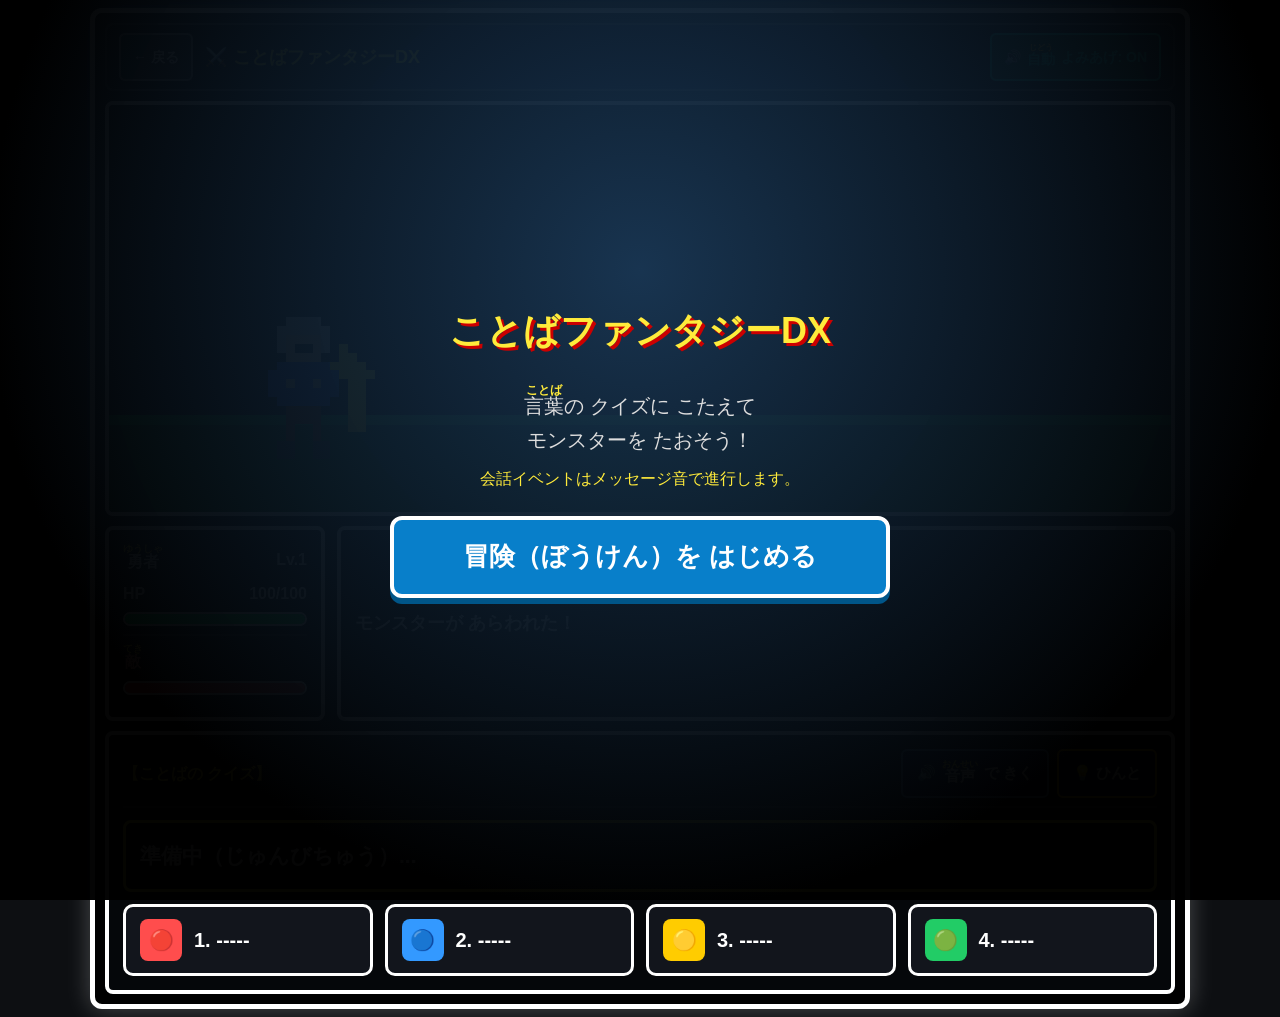
<file: kotoba-quest-ud.html>
<!DOCTYPE html>
<html lang="ja">
<head>
<meta charset="UTF-8">
<meta name="viewport" content="width=device-width, initial-scale=1, viewport-fit=cover, interactive-widget=resizes-content">
<title>ことばクエスト 開発版｜ことばファンタジーDX</title>
    <link rel="stylesheet" href="fontawesome/css/all.min.css">
<style>
  * {
    box-sizing: border-box;
    margin: 0;
    padding: 0;
    user-select: none;
    -webkit-user-select: none;
  }

  body {
    background-color: #0d0f12;
    color: #ffffff;
    font-family: 'BIZ UDPGothic', 'Hiragino Sans', 'Meiryo', 'Yu Gothic UI', sans-serif;
    display: flex;
    justify-content: center;
    align-items: flex-start;
    min-height: 100vh;
    padding: 12px;
    line-height: 1.6;
  }

  /* ゲーム全体コンテナ (高コントラスト・UDフレーム) */
  #game-container {
    width: 100%;
    max-width: 760px;
    background-color: #000000;
    border: 5px solid #ffffff;
    border-radius: 12px;
    box-shadow: 0 0 24px rgba(255, 255, 255, 0.25);
    padding: 14px;
    display: flex;
    flex-direction: column;
    gap: 14px;
  }

  /* コントロールヘッダー（音声読み上げ設定など） */
  .top-bar {
    display: flex;
    justify-content: space-between;
    align-items: center;
    flex-wrap: wrap;
    gap: 10px;
    background: #1a1d24;
    padding: 8px 12px;
    border-radius: 8px;
    border: 2px solid #555;
  }

  .top-title {
    font-size: 18px;
    font-weight: bold;
    color: #ffeb3b;
    display: flex;
    align-items: center;
    gap: 6px;
  }

  .toggle-btn {
    min-height: 48px;
    touch-action: manipulation;
    -webkit-tap-highlight-color: transparent;
    background: #2a2f3a;
    color: #fff;
    border: 2px solid #aaa;
    border-radius: 6px;
    padding: 6px 12px;
    font-size: 14px;
    font-weight: bold;
    cursor: pointer;
    display: flex;
    align-items: center;
    gap: 6px;
  }

  .toggle-btn:hover, .toggle-btn:focus {
    background: #3b4252;
    border-color: #ffeb3b;
    outline: none;
  }

  .toggle-btn.active {
    background: #1b4d3e;
    border-color: #00ffcc;
    color: #00ffcc;
  }

  /* DQ風ウィンドウ共通スタイル */
  .ud-box {
    background-color: #000000;
    border: 4px solid #ffffff;
    border-radius: 8px;
    padding: 14px;
    position: relative;
  }

  /* バトルキャンバス (サイドビュー表示) */
  .canvas-container {
    width: 100%;
    position: relative;
    background-color: #0a0d18;
    border: 4px solid #ffffff;
    border-radius: 8px;
    overflow: hidden;
  }

  canvas {
    display: block;
    width: 100%;
    height: auto;
    image-rendering: pixelated;
  }

  /* ステータス ＆ メッセージ表示 */
  .status-message-grid {
    display: grid;
    grid-template-columns: 220px 1fr;
    gap: 12px;
  }

  @media (max-width: 580px) {
    .status-message-grid {
      grid-template-columns: 1fr;
    }
  }

  .status-box {
    font-size: 16px;
    font-weight: bold;
  }

  .status-row {
    display: flex;
    justify-content: space-between;
    align-items: center;
    margin-bottom: 6px;
  }

  .hp-bar-outer {
    width: 100%;
    height: 14px;
    background-color: #333;
    border: 2px solid #fff;
    border-radius: 7px;
    overflow: hidden;
    margin-top: 2px;
    margin-bottom: 8px;
  }

  .hp-bar-inner {
    height: 100%;
    width: 100%;
    background-color: #00ff66;
    transition: width 0.3s ease, background-color 0.3s ease;
  }

  .message-box {
    font-size: 18px;
    font-weight: bold;
    min-height: 90px;
    display: flex;
    align-items: center;
    color: #ffffff;
    line-height: 1.7;
  }

  /* ルビ（ふりがな）の視認性調整 */
  ruby {
    ruby-align: center;
  }

  rt {
    font-size: 0.6em;
    color: #ffeb3b;
    font-weight: bold;
    line-height: 1.1;
  }

  /* クイズエリア */
  .quiz-section {
    display: flex;
    flex-direction: column;
    gap: 12px;
    background-color: #05070a;
  }

  .quiz-top-row {
    display: flex;
    justify-content: space-between;
    align-items: center;
    gap: 8px;
    border-bottom: 2px solid #333;
    padding-bottom: 8px;
  }

  .quiz-tag {
    color: #ffeb3b;
    font-size: 16px;
    font-weight: bold;
  }

  /* 音声・ヒントアクションボタン */
  .action-btn {
    min-height: 48px;
    touch-action: manipulation;
    -webkit-tap-highlight-color: transparent;
    background-color: #1e2838;
    color: #ffffff;
    border: 2px solid #6688bb;
    border-radius: 6px;
    padding: 8px 14px;
    font-size: 15px;
    font-weight: bold;
    font-family: inherit;
    cursor: pointer;
    display: flex;
    align-items: center;
    gap: 6px;
    transition: all 0.15s ease;
  }

  .action-btn:hover, .action-btn:focus {
    background-color: #2c3e55;
    border-color: #ffeb3b;
    color: #ffeb3b;
    outline: none;
    transform: translateY(-1px);
  }

  .action-btn:active {
    transform: translateY(1px);
  }

  .quiz-question-card {
    background-color: #111622;
    border: 3px solid #ffeb3b;
    border-radius: 8px;
    padding: 14px;
    font-size: 21px;
    font-weight: bold;
    line-height: 1.8;
    min-height: 70px;
  }

  /* ヒント表示ボックス */
  .hint-box {
    display: none;
    background-color: #2b2200;
    border: 2px solid #ffcc00;
    color: #fff8d6;
    border-radius: 6px;
    padding: 10px 14px;
    font-size: 16px;
    font-weight: bold;
    line-height: 1.6;
  }

  /* 選択肢ボタンエリア（図形＋色＋ルビ） */
  .options-container {
    display: grid;
    grid-template-columns: 1fr 1fr;
    gap: 12px;
  }

  @media (max-width: 580px) {
    .options-container {
      grid-template-columns: 1fr;
    }
  }

  .btn-option {
    background-color: #12151c;
    color: #ffffff;
    border: 3px solid #ffffff;
    border-radius: 10px;
    padding: 12px 14px;
    font-size: 20px;
    font-weight: bold;
    font-family: inherit;
    text-align: left;
    cursor: pointer;
    display: flex;
    align-items: center;
    gap: 12px;
    min-height: 64px;
    transition: all 0.15s ease;
  }

  .btn-option:hover:not(:disabled), .btn-option:focus:not(:disabled) {
    background-color: #252d3d;
    border-color: #ffeb3b;
    box-shadow: 0 0 12px rgba(255, 235, 59, 0.4);
    outline: none;
  }

  .btn-option:disabled {
    opacity: 0.4;
    cursor: not-allowed;
  }

  /* 視覚補助用シンボルバッジ (🔴, 🔵, 🟡, 🟢) */
  .shape-badge {
    display: inline-flex;
    justify-content: center;
    align-items: center;
    width: 42px;
    height: 42px;
    border-radius: 8px;
    font-size: 20px;
    font-weight: bold;
    flex-shrink: 0;
    color: #000;
  }

  .badge-red { background-color: #ff4d4d; color: #fff; }
  .badge-blue { background-color: #3399ff; color: #fff; }
  .badge-yellow { background-color: #ffcc00; color: #000; }
  .badge-green { background-color: #22cc66; color: #fff; }

  /* スタート・結果オーバーレイ */
  .overlay {
    /* スタート／結果画面はキャンバス内ではなくブラウザの表示領域全体で表示します。 */
    position: fixed;
    inset: 0;
    width: 100vw;
    height: 100vh;
    height: 100dvh;
    overflow-y: auto;
    -webkit-overflow-scrolling: touch;
    background: radial-gradient(ellipse at 50% 30%, rgba(25,54,83,.97), rgba(0,0,0,.98) 72%);
    display: flex;
    flex-direction: column;
    justify-content: center;
    align-items: center;
    gap: clamp(14px, 3vh, 24px);
    padding: max(22px, env(safe-area-inset-top)) max(18px, env(safe-area-inset-right)) max(22px, env(safe-area-inset-bottom)) max(18px, env(safe-area-inset-left));
    text-align: center;
    z-index: 600;
    overscroll-behavior: contain;
  }
  .overlay.has-streak { justify-content: flex-start; }
  #fantasyDailyStreak { max-width: 560px; }

  .overlay-title {
    width: 100%;
    max-width: 620px;
    font-size: clamp(26px, 6.5vw, 36px);
    font-weight: bold;
    color: #ffeb3b;
    text-shadow: 3px 3px 0 #cc0000;
  }

  .overlay-desc {
    width: 100%;
    font-size: clamp(17px, 4.4vw, 20px);
    color: #dddddd;
    max-width: 480px;
    line-height: 1.7;
  }

  .big-start-btn {
    width: 100%;
    min-height: 76px;
    max-width: 500px;
    display: flex;
    justify-content: center;
    align-items: center;
    background: #087fca;
    color: #ffffff;
    border: 4px solid #ffffff;
    padding: 18px 22px;
    font-size: clamp(21px, 5.2vw, 26px);
    line-height: 1.45;
    font-weight: bold;
    font-family: inherit;
    cursor: pointer;
    border-radius: 12px;
    box-shadow: 0 6px 0 #005588;
    transition: transform 0.1s ease, background-color 0.1s ease, box-shadow 0.1s ease;
    touch-action: manipulation;
    -webkit-tap-highlight-color: transparent;
    user-select: none;
  }

  .big-start-btn:hover, .big-start-btn:focus {
    background: #00aaff;
    transform: translateY(-2px);
    box-shadow: 0 8px 0 #005588;
    outline: none;
  }

  .big-start-btn:active {
    transform: translateY(4px);
    box-shadow: 0 2px 0 #005588;
  }


  /* ============================================================
     追加：会話イベント＋縦横対応
     ============================================================ */
  .event-overlay {
    /* PC・タブレット・スマートフォンの表示領域に合わせます。 */
    display: none;
    position: fixed;
    inset: 0;
    width: 100vw;
    height: 100vh;
    height: 100dvh;
    z-index: 500;
    align-items: stretch;
    justify-content: stretch;
    background: #000;
    overflow: hidden;
    padding: env(safe-area-inset-top) env(safe-area-inset-right) env(safe-area-inset-bottom) env(safe-area-inset-left);
  }
  .event-overlay-skip {
    position:fixed;top:calc(12px + env(safe-area-inset-top));right:calc(12px + env(safe-area-inset-right));z-index:1000;
    min-height:48px;padding:10px 18px;border:2px solid #fff;border-radius:999px;
    background:rgba(8,32,59,.96);color:#fff;font-size:16px;font-weight:800;cursor:pointer;
    box-shadow:0 4px 16px rgba(0,0,0,.4);
  }
  .event-overlay-skip:focus-visible{outline:3px solid #ffe16b;outline-offset:3px;}
  .event-bg {
    position: absolute;
    inset: 0;
    background: linear-gradient(rgba(0,0,0,.08), rgba(0,0,0,.18)), url('images/ivent/back_1.jpg?v=69') center/cover no-repeat;
    animation: eventBgMove 14s ease-in-out infinite alternate;
    transform: scale(1.04);
  }
  @keyframes eventBgMove {
    0% { transform: scale(1.04) translate3d(0,0,0); }
    100% { transform: scale(1.08) translate3d(-1.5%, -1%, 0); }
  }
  .event-character {
    position: absolute;
    left: 50%;
    bottom: clamp(180px, 25vh, 235px);
    width: min(68vw, 430px);
    height: min(58vh, 500px);
    max-height: none;
    display: flex;
    align-items: flex-end;
    justify-content: center;
    pointer-events: none;
    filter: drop-shadow(0 8px 14px rgba(0,0,0,.45));
    animation: eventCharacterFloat 2.8s ease-in-out infinite;
  }
  .event-character.rare-event { filter: drop-shadow(0 0 18px rgba(255,218,87,.95)) drop-shadow(0 0 34px rgba(255,165,0,.65)); animation: eventCharacterFloat 2.8s ease-in-out infinite, rareCharacterPulse 1.1s ease-in-out 3; }
  .event-character.rare-event::after { content:"✨ レア登場！ ✨"; position:absolute; top:-8%; left:50%; transform:translateX(-50%); white-space:nowrap; padding:6px 13px; border-radius:999px; color:#382300; background:linear-gradient(90deg,#ffe789,#fff7cd,#ffc84d); border:2px solid #fff3b2; font-size:clamp(13px,2vw,20px); font-weight:900; box-shadow:0 0 20px rgba(255,210,70,.8); animation:rareLabelPop .65s ease-out both; }
  @keyframes rareCharacterPulse { 0%,100% { filter:drop-shadow(0 0 10px rgba(255,218,87,.6)); } 50% { filter:drop-shadow(0 0 28px rgba(255,218,87,1)) drop-shadow(0 0 44px rgba(255,165,0,.8)); } }
  @keyframes rareLabelPop { 0% {opacity:0; transform:translateX(-50%) scale(.45) translateY(12px);} 75% {opacity:1; transform:translateX(-50%) scale(1.08);} 100% {opacity:1; transform:translateX(-50%) scale(1);} }
  @keyframes eventCharacterFloat {
    0%,100% { transform: translate(-50%, 0); }
    50% { transform: translate(-50%, -6px); }
  }
  .event-character img {
    display: block;
    width: auto;
    height: 100%;
    max-width: 100%;
    max-height: 100%;
    object-fit: contain;
    object-position: center bottom;
  }
  .event-dialog {
    position: absolute;
    left: 5%;
    right: 5%;
    bottom: 4%;
    min-height: 25%;
    background: rgba(0,0,0,.92);
    border: 4px solid #fff;
    border-radius: 12px;
    box-shadow: 0 0 0 3px rgba(0,0,0,.65), 0 8px 22px rgba(0,0,0,.4);
    padding: 15px 18px 16px;
    z-index: 2;
  }
  .event-dialog-name {
    display: inline-block;
    margin: -30px 0 6px;
    padding: 4px 14px;
    background: #0b4d7a;
    color: #fff;
    border: 3px solid #fff;
    border-radius: 8px;
    font-size: 18px;
    font-weight: 900;
  }
  .event-dialog-text {
    min-height: 58px;
    color: #fff;
    font-size: clamp(16px, 3.2vw, 22px);
    font-weight: 900;
    line-height: 1.7;
    white-space: pre-wrap;
    padding-right: 48px;
  }
  .event-dialog-replay {
    display: inline-flex;
    align-items: center;
    justify-content: center;
    position: relative;
    margin-top: 5px;
    min-height: 42px;
    padding: 8px 13px;
    border: 2px solid rgba(255,255,255,.95);
    border-radius: 9px;
    background: #087cae;
    color: #fff;
    font-size: 15px;
    font-weight: 900;
    cursor: pointer;
    box-shadow: 0 3px 0 #044c72;
  }
  .event-dialog-replay:focus-visible { outline: 4px solid #ffdf58; outline-offset: 2px; }
  .event-dialog-replay:active { transform: translateY(2px); box-shadow: 0 1px 0 #044c72; }
  .event-dialog-next {
    position: absolute;
    right: 14px;
    bottom: 10px;
    width: 46px;
    height: 46px;
    border-radius: 50%;
    border: 3px solid #fff;
    background: #0088cc;
    color: #fff;
    font-size: 23px;
    font-weight: 900;
    cursor: pointer;
    box-shadow: 0 4px 0 #005588;
  }
  .event-dialog-next:active { transform: translateY(3px); box-shadow: 0 1px 0 #005588; }

  .overlay-actions {
    display: flex;
    flex-direction: column;
    align-items: center;
    justify-content: center;
    gap: 14px;
    width: 100%;
    max-width: 520px;
  }
  .overlay-secondary-btn {
    background: #1a1d24;
    color: #fff;
    border: 3px solid #fff;
    border-radius: 10px;
    padding: 12px 20px;
    font-size: 18px;
    font-weight: 900;
    cursor: pointer;
  }
  .overlay-secondary-btn:active { transform: translateY(2px); }


  @media (orientation: landscape) and (max-height: 520px) {
    .overlay { justify-content: flex-start; gap: 10px; padding-top: 14px; padding-bottom: 14px; }
    .overlay-title { font-size: clamp(22px, 4vw, 30px); }
    .overlay-desc { font-size: 16px; line-height: 1.45; }
    .big-start-btn { min-height: 64px; padding: 12px 18px; }
    .event-character { bottom: 132px; height: min(60vh, 250px); width: min(34vw, 300px); }
  }

  @media (orientation: landscape) and (min-width: 700px) {
    body { padding: 8px; }
    #game-container { max-width: 1100px; gap: 10px; padding: 10px; }
    .canvas-container canvas { max-height: 46vh; }
    .event-character { left: 50%; width: min(34vw, 340px); height: min(62vh, 280px); bottom: 145px; }
    .event-dialog { left: 3%; right: 3%; bottom: 3%; min-height: 23%; }
    .event-dialog-text { font-size: clamp(15px, 2.1vw, 21px); }
    .status-message-grid { grid-template-columns: 220px 1fr; }
    .options-container { grid-template-columns: repeat(4, 1fr); }
  }

  @media (orientation: portrait) and (max-width: 699px) {
    .event-character { left: 50%; width: min(66vw, 390px); height: min(58vh, 470px); bottom: clamp(190px, 27vh, 235px); }
    .event-dialog { min-height: 29%; }
    .event-dialog-text { font-size: 17px; padding-right: 8px; }
    .event-dialog-replay { font-size: 14px; min-height: 40px; padding: 7px 10px; }
    .overlay { justify-content: center; gap: 14px; }
    .overlay-desc { max-width: 440px; line-height: 1.6; }
    .overlay-actions { max-width: 440px; }
    .big-start-btn { min-height: 80px; }
    .overlay-secondary-btn { min-height: 54px; width: 100%; }
    .options-container { grid-template-columns: 1fr 1fr; }
  }

</style>
  <link rel="stylesheet" href="browser-responsive.css">
  <link rel="stylesheet" href="daily-streak.css?v=108">
  <script src="event-message-sound.js?v=86"></script>
</head>
<body>
</div>


<div id="game-container">
  <!-- 上部コントロールバー -->
  <div class="top-bar">
    <div class="top-title">
      <button id="btn-back-main" class="toggle-btn" type="button" title="ことばクエスト本体へ戻る" style="margin-right: 6px;">← 戻る</button>
      <span>⚔️</span>
      <span>ことばファンタジーDX</span>
    </div>
    <div style="display: flex; gap: 8px;">
      <button id="btn-auto-speech" class="toggle-btn active" title="自動で問題を読み上げます">
        🔊 <ruby>自動<rt>じどう</rt></ruby>よみあげ: ON
      </button>
    </div>
  </div>

  <!-- サイドビュー戦闘キャンバス -->
  <div class="canvas-container">
    <canvas id="battleCanvas" width="600" height="230"></canvas>
  </div>

  <!-- 画面全体に重ねる会話イベント。canvasのoverflowに切られません。 -->
    <!-- ことばクエスト会話イベント（ねこまる） -->
    <div id="eventOverlay" class="event-overlay" aria-live="polite">
      <div class="event-bg"></div>
      <button id="eventSkipBtn" class="event-overlay-skip" type="button" aria-label="会話イベントをスキップしてゲームを始める">スキップ ▶</button>
      <div class="event-character">
        <img id="eventCharacterImage" src="images/ivent/cat_1_crop.png?v=69" alt="ねこまる">
      </div>
      <div class="event-dialog">
        <div id="eventName" class="event-dialog-name">ねこまる</div>
        <div id="eventText" class="event-dialog-text"></div>
                <button id="eventNextBtn" class="event-dialog-next" type="button" aria-label="次へ">▼</button>
      </div>
    </div>
    
    <!-- スタート / ゲームオーバー画面 -->
    <div id="overlay" class="overlay">
      <div id="overlay-title" class="overlay-title">ことばファンタジーDX</div>
      <div id="overlay-desc" class="overlay-desc">
        <ruby>言葉<rt>ことば</rt></ruby>の クイズに こたえて<br>
        モンスターを たおそう！<br>
        <span style="color: #ffeb3b; font-size: 16px; margin-top: 8px; display: block;">
          会話イベントはメッセージ音で進行します。
        </span>
      </div>
      <div id="fantasyDailyStreak" class="daily-streak-slot" style="display:none"></div>
      <div class="overlay-actions">
        <button id="start-btn" class="big-start-btn">冒険（ぼうけん）を はじめる</button>
        <button id="record-btn" class="overlay-secondary-btn" type="button" style="display:none;">📊 トレーニングの記録を見る</button>
      </div>
    </div>

  <!-- ステータス ＆ メッセージ表示 -->
  <div class="status-message-grid">
    <div class="ud-box status-box">
      <div class="status-row">
        <span><ruby>勇者<rt>ゆうしゃ</rt></ruby></span>
        <span>Lv.<span id="hero-lv">1</span></span>
      </div>
      <div class="status-row">
        <span>HP</span>
        <span><span id="hero-hp">100</span>/<span id="hero-maxhp">100</span></span>
      </div>
      <div class="hp-bar-outer">
        <div id="hero-hp-bar" class="hp-bar-inner"></div>
      </div>

      <hr style="border: 1px solid #333; margin: 8px 0;">

      <div class="status-row">
        <span id="enemy-name" style="color: #ff9999;"><ruby>敵<rt>てき</rt></ruby></span>
      </div>
      <div class="hp-bar-outer">
        <div id="enemy-hp-bar" class="hp-bar-inner" style="background-color: #ff4d4d;"></div>
      </div>
    </div>

    <div class="ud-box message-box">
      <div id="message-text">モンスターが あらわれた！</div>
    </div>
  </div>

  <!-- クイズ / コマンドエリア -->
  <div class="ud-box quiz-section">
    <div class="quiz-top-row">
      <div class="quiz-tag" id="quiz-tag">【ことばの クイズ】</div>
      <div style="display: flex; gap: 8px;">
        <button id="btn-read-question" class="action-btn">
          🔊 <ruby>音声<rt>おんせい</rt></ruby>で きく
        </button>
        <button id="btn-show-hint" class="action-btn" style="border-color: #ffcc00;">
          💡 ひんと
        </button>
      </div>
    </div>

    <!-- 問題文 -->
    <div class="quiz-question-card" id="quiz-question">
      準備中（じゅんびちゅう）...
    </div>

    <!-- ヒント領域 -->
    <div id="hint-box" class="hint-box">
      💡 ヒントが ここに 表示（ひょうじ）されます。
    </div>

    <!-- 選択肢ボタン（4択） -->
    <div class="options-container" id="options-container">
      <button class="btn-option" onclick="selectAnswer(0)">
        <span class="shape-badge badge-red">🔴</span>
        <span class="opt-text">1. -----</span>
      </button>
      <button class="btn-option" onclick="selectAnswer(1)">
        <span class="shape-badge badge-blue">🔵</span>
        <span class="opt-text">2. -----</span>
      </button>
      <button class="btn-option" onclick="selectAnswer(2)">
        <span class="shape-badge badge-yellow">🟡</span>
        <span class="opt-text">3. -----</span>
      </button>
      <button class="btn-option" onclick="selectAnswer(3)">
        <span class="shape-badge badge-green">🟢</span>
        <span class="opt-text">4. -----</span>
      </button>
    </div>
  </div>
</div>

<script src="android-bridge-android.js"></script>
<script src="daily-streak.js?v=108"></script>
<script>
// ==========================================
// 1. Web Audio API レトロサウンド効果音
// ==========================================
const AudioContext = window.AudioContext || window.webkitAudioContext;
let audioCtx = null;

function initAudio() {
  if (!audioCtx) {
    audioCtx = new AudioContext();
  }
}

function playSE(type) {
  if (!audioCtx) return;
  const now = audioCtx.currentTime;

  if (type === 'click') {
    const osc = audioCtx.createOscillator();
    const gain = audioCtx.createGain();
    osc.connect(gain); gain.connect(audioCtx.destination);
    osc.type = 'square';
    osc.frequency.setValueAtTime(800, now);
    gain.gain.setValueAtTime(0.1, now);
    gain.gain.linearRampToValueAtTime(0, now + 0.05);
    osc.start(now); osc.stop(now + 0.05);
  } 
  else if (type === 'attack') {
    const osc = audioCtx.createOscillator();
    const gain = audioCtx.createGain();
    osc.connect(gain); gain.connect(audioCtx.destination);
    osc.type = 'sawtooth';
    osc.frequency.setValueAtTime(450, now);
    osc.frequency.exponentialRampToValueAtTime(50, now + 0.15);
    gain.gain.setValueAtTime(0.25, now);
    gain.gain.linearRampToValueAtTime(0, now + 0.15);
    osc.start(now); osc.stop(now + 0.15);
  }
  else if (type === 'correct') {
    [523.25, 659.25, 783.99, 1046.50].forEach((freq, idx) => {
      const osc = audioCtx.createOscillator();
      const gain = audioCtx.createGain();
      osc.connect(gain); gain.connect(audioCtx.destination);
      osc.type = 'sine';
      osc.frequency.setValueAtTime(freq, now + idx * 0.08);
      gain.gain.setValueAtTime(0.2, now + idx * 0.08);
      gain.gain.linearRampToValueAtTime(0, now + idx * 0.08 + 0.15);
      osc.start(now + idx * 0.08); osc.stop(now + idx * 0.08 + 0.15);
    });
  }
  else if (type === 'wrong') {
    const osc = audioCtx.createOscillator();
    const gain = audioCtx.createGain();
    osc.connect(gain); gain.connect(audioCtx.destination);
    osc.type = 'sawtooth';
    osc.frequency.setValueAtTime(160, now);
    osc.frequency.setValueAtTime(110, now + 0.15);
    gain.gain.setValueAtTime(0.25, now);
    gain.gain.linearRampToValueAtTime(0, now + 0.3);
    osc.start(now); osc.stop(now + 0.3);
  }
  else if (type === 'hint') {
    const osc = audioCtx.createOscillator();
    const gain = audioCtx.createGain();
    osc.connect(gain); gain.connect(audioCtx.destination);
    osc.type = 'sine';
    osc.frequency.setValueAtTime(587.33, now);
    osc.frequency.setValueAtTime(880, now + 0.1);
    gain.gain.setValueAtTime(0.15, now);
    gain.gain.linearRampToValueAtTime(0, now + 0.25);
    osc.start(now); osc.stop(now + 0.25);
  }
  else if (type === 'fanfare') {
    const notes = [523.25, 523.25, 523.25, 659.25, 783.99, 1046.50];
    const times = [0, 0.1, 0.2, 0.3, 0.45, 0.6];
    const dur = [0.08, 0.08, 0.08, 0.12, 0.12, 0.4];
    notes.forEach((freq, idx) => {
      const osc = audioCtx.createOscillator();
      const gain = audioCtx.createGain();
      osc.connect(gain); gain.connect(audioCtx.destination);
      osc.type = 'triangle';
      osc.frequency.setValueAtTime(freq, now + times[idx]);
      gain.gain.setValueAtTime(0.2, now + times[idx]);
      gain.gain.linearRampToValueAtTime(0, now + times[idx] + dur[idx]);
      osc.start(now + times[idx]); osc.stop(now + times[idx] + dur[idx]);
    });
  }
}

// ==========================================
// 2. 音声読み上げ機能（Web Speech API）
// ==========================================
let autoSpeechEnabled = true;
let speechRequestToken = 0;

function chooseJapaneseVoice(voices) {
  const jp = (voices || []).filter(v => /^ja([_-]|$)/i.test(v.lang || ''));
  if (!jp.length) return null;
  return jp.find(v => /natural|neural|premium|online/i.test(v.name || ''))
      || jp.find(v => /google|microsoft/i.test(v.name || ''))
      || jp[0];
}

function speakText(text, onEndCallback = null) {
  if (!text) return false;
  if (window.AndroidSpeech && typeof window.AndroidSpeech.speak === 'function') {
    try {
      window.AndroidSpeech.speak(String(text).replace(/\s+/g, ' ').trim());
      if (typeof onEndCallback === 'function') window.setTimeout(onEndCallback, Math.min(12000, Math.max(900, String(text).length * 95)));
      return true;
    } catch (e) {}
  }
  if (!('speechSynthesis' in window) || typeof SpeechSynthesisUtterance === 'undefined') return false;
  const token = ++speechRequestToken;
  try { window.speechSynthesis.cancel(); } catch (e) {}
  const startSpeech = () => {
    if (token !== speechRequestToken || document.hidden) return;
    try {
      const utterance = new SpeechSynthesisUtterance(String(text).replace(/\s+/g, ' ').trim());
      utterance.lang = 'ja-JP';
      utterance.rate = 0.86;
      utterance.pitch = 1.0;
      utterance.volume = 1.0;
      const voice = chooseJapaneseVoice(window.speechSynthesis.getVoices());
      if (voice) utterance.voice = voice;
      if (onEndCallback) utterance.onend = () => { if (token === speechRequestToken) onEndCallback(); };
      window.speechSynthesis.speak(utterance);
    } catch (e) { console.warn('読み上げを開始できませんでした', e); }
  };
  // 一部ブラウザでは日本語音声一覧の読み込みに少し時間がかかります。
  if (window.speechSynthesis.getVoices().length) startSpeech();
  else window.setTimeout(startSpeech, 220);
  return true;
}

function stopSpeech() {
  speechRequestToken++;
  try { if (window.AndroidSpeech && typeof window.AndroidSpeech.stopTts === 'function') window.AndroidSpeech.stopTts(); } catch (e) {}
  if ('speechSynthesis' in window) {
    try { speechSynthesis.cancel(); } catch (e) {}
  }
}

function returnToKotobaQuest() {
  stopSpeech();
  if (window.AndroidApp && typeof window.AndroidApp.returnToMain === 'function') {
    try { window.AndroidApp.returnToMain(); return; } catch (e) {}
  }
  
  window.location.href = 'index.html?v=86#title';
}

window.addEventListener('pagehide', function(){ stopSpeech(); clearGameActionTimers(); });
document.addEventListener('visibilitychange', function(){ if(document.hidden){ stopSpeech(); clearGameActionTimers(); } });

// ==========================================
// 3. ゲームデータ（UD設計・ルビ付き）
// ==========================================
const ENEMIES = [
  { name: "スライム", hp: 40, maxHp: 40, atk: 10, type: "slime" },
  { name: "どくむし", hp: 60, maxHp: 60, atk: 15, type: "bug" },
  { name: "あくまのきし", hp: 85, maxHp: 85, atk: 20, type: "knight" },
  { name: "ドラゴン", hp: 110, maxHp: 110, atk: 25, type: "dragon" },
  { name: "りゅうおう", hp: 150, maxHp: 150, atk: 30, type: "maou" }
];

const QUIZZES = [
  {
    qHtml: "「<ruby>馬<rt>うま</rt></ruby>の <ruby>耳<rt>みみ</rt></ruby>に ◯◯」に入る 言葉は？",
    qSpeech: "うまの みみに、何。にはいる ことばは？",
    opts: [
      { html: "<ruby>念仏<rt>ねんぶつ</rt></ruby>", speech: "ねんぶつ" },
      { html: "<ruby>音楽<rt>おんがく</rt></ruby>", speech: "おんがく" },
      { html: "<ruby>秘密<rt>ひみつ</rt></ruby>", speech: "ひみつ" },
      { html: "<ruby>質問<rt>しつもん</rt></ruby>", speech: "しつもん" }
    ],
    a: 0,
    hintText: "💡 ことわざ全体の意味と、前後の言葉のつながりを考えてみよう。",
    hintSpeech: "ヒント。ことわざ全体の意味と、前後の言葉のつながりを考えてみよう。",
    expHtml: "【<ruby>馬<rt>うま</rt></ruby>の<ruby>耳<rt>みみ</rt></ruby>に<ruby>念仏<rt>ねんぶつ</rt></ruby>】いくら 良い意見（いけん）を 言っても 効（き）き目がないこと。",
    expSpeech: "うまの みみに ねんぶつ。いくら よい いけんを いっても ききめがないこと。"
  },
  {
    qHtml: "「<ruby>一期一会<rt>いちごいちえ</rt></ruby>」の 正（ただ）しい 読み方は？",
    qSpeech: "いちごいちえ の、ただしい よみかたは？",
    opts: [
      { html: "いちきいちかい", speech: "いちきいちかい" },
      { html: "いちごいちえ", speech: "いちごいちえ" },
      { html: "いっかいいちあい", speech: "いっかいいちあい" },
      { html: "いちごいちかい", speech: "いちごいちかい" }
    ],
    a: 1,
    hintText: "💡 四つの漢字がつながった言葉です。読み方をゆっくり考えてみよう。",
    hintSpeech: "ヒント。四つの漢字がつながった言葉です。読み方をゆっくり考えてみよう。",
    expHtml: "【<ruby>一期一会<rt>いちごいちえ</rt></ruby>】一生に 一度だけの 出会い。",
    expSpeech: "いちごいちえ。いっしょうに いちどだけの であい。"
  },
  {
    qHtml: "「<ruby>犬<rt>いぬ</rt></ruby>も <ruby>歩<rt>ある</rt></ruby>けば ◯◯にあたる」に入る 言葉は？",
    qSpeech: "いぬも あるけば、何にあたる。にはいる ことばは？",
    opts: [
      { html: "<ruby>壁<rt>かべ</rt></ruby>", speech: "かべ" },
      { html: "<ruby>石<rt>いし</rt></ruby>", speech: "いし" },
      { html: "<ruby>棒<rt>ぼう</rt></ruby>", speech: "ぼう" },
      { html: "<ruby>穴<rt>あな</rt></ruby>", speech: "あな" }
    ],
    a: 2,
    hintText: "💡 何かを始めたとき、思いがけないことが起きる場合を表すことわざです。",
    hintSpeech: "何かを始めたとき、思いがけないことが起きる場合を表すことわざです。。",
    expHtml: "【<ruby>犬<rt>いぬ</rt></ruby>も<ruby>歩<rt>ある</rt></ruby>けば<ruby>棒<rt>ぼう</rt></ruby>にあたる】何か 行動（こうどう）すると 思わぬことに 出会うこと。",
    expSpeech: "いぬもあるけば ぼうにあたる。なにか こうどうすると おもわぬことに であうこと。"
  },
  {
    qHtml: "「<ruby>雨<rt>あめ</rt></ruby>ふって <ruby>地<rt>ち</rt></ruby> ◯◯」に入る 言葉は？",
    qSpeech: "あめふって、ち、何。にはいる ことばは？",
    opts: [
      { html: "<ruby>固<rt>かた</rt></ruby>まる", speech: "かたまる" },
      { html: "<ruby>流<rt>なが</rt></ruby>れる", speech: "ながれる" },
      { html: "<ruby>乾<rt>かわ</rt></ruby>く", speech: "かわく" },
      { html: "<ruby>割<rt>わ</rt></ruby>れる", speech: "われる" }
    ],
    a: 0,
    hintText: "💡 雨が降る前と後で、地面の様子がどう変わるか考えてみよう。",
    hintSpeech: "ヒント。雨が降る前と後で、地面の様子がどう変わるか考えてみよう。",
    expHtml: "【<ruby>雨<rt>あめ</rt></ruby>ふって<ruby>地<rt>ち</rt></ruby><ruby>固<rt>かた</rt></ruby>まる】もめ事（ごと）の あとは、かえって 仲良（なかよ）くなること。",
    expSpeech: "あめふって ちかたまる。もめごとのあとは かえって なかよくなること。"
  },
  {
    qHtml: "「<ruby>七<rt>なな</rt></ruby>ころび ◯◯起き」に入る 数字（すうじ）は？",
    qSpeech: "ななころび、何起き。にはいる すうじは？",
    opts: [
      { html: "<ruby>六<rt>むっ</rt></ruby>つ", speech: "むっつ" },
      { html: "<ruby>七<rt>なな</rt></ruby>つ", speech: "ななつ" },
      { html: "<ruby>八<rt>や</rt></ruby>つ", speech: "やっつ" },
      { html: "<ruby>九<rt>ここの</rt></ruby>つ", speech: "ここのつ" }
    ],
    a: 2,
    hintText: "💡 失敗しても、もう一度立ち上がることを表す数字を考えてみよう。",
    hintSpeech: "ヒント。失敗しても、もう一度立ち上がることを表す数字を考えてみよう。",
    expHtml: "【<ruby>七<rt>なな</rt></ruby>ころび<ruby>八<rt>や</rt></ruby>起き】何回（なんかい） 失敗（しっぱい）しても あきらめないこと。",
    expSpeech: "ななころび やおき。なんかい しっぱいしても あきらめないこと。"
  },
  {
    qHtml: "「<ruby>石<rt>いし</rt></ruby>の <ruby>上<rt>うえ</rt></ruby>にも ◯年」に入る 数字は？",
    qSpeech: "いしの うえにも、何ねん。にはいる すうじは？",
    opts: [
      { html: "<ruby>一<rt>いち</rt></ruby>ねん", speech: "いちねん" },
      { html: "<ruby>三<rt>さん</rt></ruby>ねん", speech: "さんねん" },
      { html: "<ruby>五<rt>ご</rt></ruby>ねん", speech: "ごねん" },
      { html: "<ruby>十<rt>じゅう</rt></ruby>ねん", speech: "じゅうねん" }
    ],
    a: 1,
    hintText: "💡 長い時間、続けることに関係する有名なことわざです。",
    hintSpeech: "ヒント。長い時間、続けることに関係する有名なことわざです。",
    expHtml: "【<ruby>石<rt>いし</rt></ruby>の<ruby>上<rt>うえ</rt></ruby>にも<ruby>三<rt>さん</rt></ruby>年】辛（つら）くても がまんして 続（つづ）ければ 報（むく）われること。",
    expSpeech: "いしのうえにも さんねん。つらくても がまんして つづければ むくわれること。"
  }
];

// 形状シンボルの定義（赤丸・青角・黄三角・緑星）
const BADGE_CONFIGS = [
  { class: "badge-red", shape: "🔴", text: "赤・丸" },
  { class: "badge-blue", shape: "🔵", text: "青・四角" },
  { class: "badge-yellow", shape: "🟡", text: "黄・三角" },
  { class: "badge-green", shape: "🟢", text: "緑・星" }
];

// ==========================================
// 4. ゲーム状態管理
// ==========================================
let hero = { lv: 1, hp: 100, maxHp: 100, atk: 35 };
let enemyIndex = 0;
let currentEnemy = null;
let currentQuiz = null;
let quizPool = [];
let isProcessing = false;
let gameStartedAt = null;
let answeredCount = 0;
let correctCount = 0;
let recordSaved = false;

// ==========================================
// 5. バトル画面描画（Canvas ＆ アニメーション）
// ==========================================
const canvas = document.getElementById('battleCanvas');
const ctx = canvas.getContext('2d');
let heroX = 90, heroY = 120;
let enemyX = 420, enemyY = 100;
let heroShake = 0, enemyShake = 0;
let slashEffect = false;
let damageTexts = [];

// ドット絵定義 (16x16)
const HERO_PIXEL = [
  "..1111..........",
  ".111111.........",
  ".122221.........",
  ".123321.4.......",
  "..2222..44......",
  ".5555554444.....",
  "555555554444....",
  "55155155.44.....",
  "55555555.44.....",
  ".555555..44.....",
  "..6666...44.....",
  "..6666...44.....",
  "..6..6...44.....",
  "..6..6..........",
  ".77..77.........",
  ".77..77........."
];
const PALETTE_HERO = {
  '1': '#c0c0c0', '2': '#ffcc99', '3': '#111', '4': '#ffff33', '5': '#3366ff', '6': '#8b4513', '7': '#444'
};

const MONSTER_PIXELS = {
  slime: [
    "......11........", ".....1111.......", "....111111......", "...11111111.....",
    "..1111111111....", ".111111111111...", ".112211112211...", "11233211233211..",
    "11233211233211..", "11122111122111..", "11111111111111..", "11114444441111..",
    ".111111111111...", ".111111111111...", "..1111111111....", "................"
  ],
  bug: [
    ".....1111.......", "....112211......", "....112211......", ".....1111.......",
    "...33333333.....", "..3344334433....", "..3344334433....", "..3333333333....",
    ".333333333333...", ".333333333333...", ".333333333333...", ".33..33..33.....",
    "33...33...33....", "................", "................", "................"
  ],
  knight: [
    "....111111......", "....122221......", "....123231......", "....122221......",
    "..1111111111....", ".111111111111...", ".111111111111...", ".111111111111...",
    ".11.111111.11...", "11..111111..11..", "11..111111..11..", "....11..11......",
    "....11..11......", "....11..11......", "...111..111.....", "...111..111....."
  ],
  dragon: [
    "......111.......", ".....111111.....", "....12211111....", "...113311111....",
    "..1111111111....", "44.11111111.44..", "44411555511444..", ".441155551144...",
    "..4111111114....", "...11111111.....", "...111..111.....", "...111..111.....",
    "..111....111....", "..111....111....", ".111......111...", "................"
  ],
  maou: [
    "...11....11.....", "...111..111.....", "....111111......", "....222222......",
    "....232232......", "...44222244.....", "..4442222444....", ".444455554444...",
    ".444455554444...", "..4445555444....", "...44555544.....", "....455554......",
    "....455554......", "....44..44......", "...444..444.....", "...444..444....."
  ]
};

const MONSTER_PALETTES = {
  slime: { '1': '#3399ff', '2': '#ffffff', '3': '#000000', '4': '#1166cc' },
  bug: { '1': '#ff3333', '2': '#ffff00', '3': '#9933ff', '4': '#550099' },
  knight: { '1': '#aaaaaa', '2': '#ffffff', '3': '#ff0000' },
  dragon: { '1': '#33cc33', '2': '#ffff66', '3': '#ff0000', '4': '#228822', '5': '#ff9900' },
  maou: { '1': '#ff0055', '2': '#9900cc', '3': '#ffff00', '4': '#ffff00', '5': '#330066' }
};

function drawPixelArt(pixels, palette, startX, startY, pixelSize = 5) {
  for (let r = 0; r < pixels.length; r++) {
    for (let c = 0; c < pixels[r].length; c++) {
      const char = pixels[r][c];
      if (char !== '.' && palette[char]) {
        ctx.fillStyle = palette[char];
        ctx.fillRect(startX + c * pixelSize, startY + r * pixelSize, pixelSize, pixelSize);
      }
    }
  }
}

function render() {
  // 背景描画（高コントラストで視認性を確保）
  ctx.fillStyle = '#0a0d18';
  ctx.fillRect(0, 0, canvas.width, canvas.height);

  // 地面
  ctx.fillStyle = '#115522';
  ctx.fillRect(0, 175, canvas.width, 55);
  ctx.fillStyle = '#22aa44';
  ctx.fillRect(0, 175, canvas.width, 6);

  // 勇者描画
  const hX = heroX + (Math.random() - 0.5) * heroShake;
  const hY = heroY + (Math.random() - 0.5) * heroShake;
  drawPixelArt(HERO_PIXEL, PALETTE_HERO, hX, hY, 5);

  // 敵モンスター描画
  if (currentEnemy && currentEnemy.hp > 0) {
    const eX = enemyX + (Math.random() - 0.5) * enemyShake;
    const eY = enemyY + (Math.random() - 0.5) * enemyShake;
    const pData = MONSTER_PIXELS[currentEnemy.type];
    const pColor = MONSTER_PALETTES[currentEnemy.type];
    drawPixelArt(pData, pColor, eX, eY, 6);
  }

  // 斬撃エフェクト
  if (slashEffect) {
    ctx.strokeStyle = '#ffffff';
    ctx.lineWidth = 8;
    ctx.beginPath();
    ctx.moveTo(enemyX - 10, enemyY - 10);
    ctx.lineTo(enemyX + 90, enemyY + 90);
    ctx.stroke();
  }

  // ダメージ数値ポップアップ
  for (let i = damageTexts.length - 1; i >= 0; i--) {
    let dt = damageTexts[i];
    ctx.font = 'bold 26px sans-serif';
    ctx.fillStyle = dt.color;
    ctx.strokeStyle = '#000000';
    ctx.lineWidth = 4;
    ctx.strokeText(dt.text, dt.x, dt.y);
    ctx.fillText(dt.text, dt.x, dt.y);
    dt.y -= 1;
    dt.alpha -= 0.02;
    if (dt.alpha <= 0) damageTexts.splice(i, 1);
  }

  if (heroShake > 0) heroShake *= 0.8;
  if (enemyShake > 0) enemyShake *= 0.8;

  requestAnimationFrame(render);
}

// ==========================================
// 6. メインゲーム処理
// ==========================================
// ==========================================
// 会話イベント（進行不能対策版）
// ==========================================
const EVENT_CHARACTER_PROFILES = [
  {name:'ねこまる',image:'images/ivent/cat_1_crop.png?v=69',rareImages:['images/ivent/cat_1_crop_2.png?v=69','images/ivent/cat_1.png?v=69'],greeting:['やあ！ぼくはねこまる。よろしくね！','こんにちは！ねこまるだよ。'],welcome:['ことばファンタジーDXへようこそ！','いっしょに言葉の冒険へ出かけよう！'],advice:['自分のペースでゆっくり進もう。','分からないときはもう一度聞いてみよう。'],finish:['さあ、冒険を始めよう！','きみの挑戦を応援しているよ！']},
  {name:'大根猫',image:'images/ivent/cat_1_crop2.png?v=69',greeting:['にゃーん！大根猫だよ！','元気いっぱい、大根猫が来たよ！'],welcome:['今日も言葉の力を試してみよう！'],advice:['ゆっくり考えれば大丈夫。'],finish:['いっしょに冒険へ行こう！']},
  {name:'かぼちゃおじいさん',image:'images/ivent/1_oji.png?v=69',rareImages:['images/ivent/2_oji.png?v=69'],greeting:['ほっほっほ、わしはかぼちゃおじいさんじゃ。','よく来たのう。わしが案内しよう。'],welcome:['言葉の冒険へようこそ。'],advice:['あわてず、よく見て考えるのじゃ。'],finish:['さあ、旅立ちの時じゃ！']},
  {name:'黒丸',image:'images/ivent/cat_05_1.png?v=69',rareImages:['images/ivent/cat_05_2.png?v=69'],greeting:['ぼくは黒丸。よろしく。','にゃっ、黒丸だよ。'],welcome:['いっしょに言葉の冒険を楽しもう。'],advice:['ひとつずつ、落ち着いて進もう。'],finish:['準備ができたら出発だよ。']},
  {name:'こねこ',image:'images/ivent/2_neko.PNG?v=69',greeting:['こんにちは！いっしょに冒険しよう！'],welcome:['今日も新しい言葉に出会おう！'],advice:['まちがえても大丈夫。もう一度やってみよう。'],finish:['さあ、冒険に出発だ！']},
  {name:'しらす隊長',image:'images/ivent/3_sirasu.PNG?v=69',greeting:['冒険者よ、よく来た！'],welcome:['一問ずつ、落ち着いて進もう。'],advice:['問題文を最後まで読もう。'],finish:['訓練開始！健闘を祈る！']},
  {name:'クロ',image:'images/ivent/3_neko2.PNG?v=69',greeting:['ニャッ！ことばの世界へようこそ。'],welcome:['一緒に言葉を探しに行こう。'],advice:['選択肢をゆっくり見くらべるんだ。'],finish:['さあ、冒険を始めよう！']},
  {name:'ことばガイド',image:'images/ivent/avatar_default_03.png?v=69',greeting:['ことばクエストへようこそ！'],welcome:['見て、聞いて、考えてみましょう。'],advice:['休みながら取り組んでも大丈夫です。'],finish:['それでは、冒険を始めましょう！']}
];
const KOTOBA_EVENT_BACKGROUNDS = ['back_1.jpg','back_2.jpg','back_3.jpg','back_4.jpg','back_5.jpg'];
function setRandomKotobaEventBackground(element){
  if(!element) return '';
  let previous = '';
  try { previous = window.sessionStorage.getItem('kotoba-last-event-bg') || ''; } catch(e) {}
  const options = KOTOBA_EVENT_BACKGROUNDS.filter(function(name){return name!==previous;});
  const selected = options[Math.floor(Math.random()*options.length)] || KOTOBA_EVENT_BACKGROUNDS[0];
  try{sessionStorage.setItem('kotoba-last-event-bg',selected);}catch(e){}
  element.style.backgroundImage = 'linear-gradient(rgba(0,0,0,.08), rgba(0,0,0,.18)), url("images/ivent/'+selected+'?v=69")';
  element.dataset.background = selected;
  return selected;
}
function chooseKotobaEventVisual(profile){
  const rare = Array.isArray(profile.rareImages) && profile.rareImages.length>0 && Math.random()<0.05;
  const source = rare ? profile.rareImages[Math.floor(Math.random()*profile.rareImages.length)] : profile.image;
  return {image:source, isRare:rare};
}
let activeEventCharacter = null;
let EVENT_STEPS = [];
function chooseEventLine(lines) { return lines[Math.floor(Math.random() * lines.length)]; }
function createRandomEventSteps(profile) {
  return [
    { name: profile.name, text: chooseEventLine(profile.greeting) },
    { name: profile.name, text: chooseEventLine(profile.welcome) },
    { name: profile.name, text: chooseEventLine(profile.advice) },
    { name: profile.name, text: chooseEventLine(profile.finish) }
  ];
}
let eventIndex = 0;
let eventFinished = false;
let eventTypingTimer = null;
let eventTypingToken = 0;
let gameActionTimers = [];

function clearGameActionTimers(){
  gameActionTimers.forEach(function(id){ clearTimeout(id); });
  gameActionTimers = [];
}

function scheduleGameAction(fn, ms){
  const id = setTimeout(function(){
    gameActionTimers = gameActionTimers.filter(function(x){ return x !== id; });
    try { fn(); } catch(e) { console.error('game action failed', e); safeRecoverFromGameError(e); }
  }, ms);
  gameActionTimers.push(id);
  return id;
}

function safeRecoverFromGameError(e){
  console.error(e);
  isProcessing = false;
  const btns = document.querySelectorAll('.btn-option');
  btns.forEach(function(b){ b.disabled = false; });
  const msg = document.getElementById('message-text');
  if(msg) msg.textContent = 'もう一度、答えを選んでください。';
}

function renderEventStep(){
  const overlay = document.getElementById('eventOverlay');
  const name = document.getElementById('eventName');
  const text = document.getElementById('eventText');
  const next = document.getElementById('eventNextBtn');
  if(!overlay || !text || !next) return;
  const step = EVENT_STEPS[eventIndex] || EVENT_STEPS[EVENT_STEPS.length - 1];
  overlay.style.display = 'flex';
  overlay.classList.toggle('has-streak', !!isWin);
  if (activeEventCharacter) {
    const characterImage = document.getElementById('eventCharacterImage');
    if (characterImage) {
      characterImage.onerror = function(){
        this.onerror = null;
        const profile = EVENT_CHARACTER_PROFILES.find(function(item){return item.name === activeEventCharacter.name;});
        if(profile && this.src !== profile.image) { this.src = profile.image; const wrap=this.closest('.event-character'); if(wrap) wrap.classList.remove('rare-event'); }
      };
      characterImage.src = activeEventCharacter.image;
      characterImage.alt = activeEventCharacter.name;
    }
  }
  if(name) name.textContent = step.name;
  if(eventTypingTimer) clearInterval(eventTypingTimer);
  const token = ++eventTypingToken;
  let i = 0;
  text.textContent = '';
  eventTypingTimer = setInterval(function(){
    if(token !== eventTypingToken){ clearInterval(eventTypingTimer); eventTypingTimer=null; return; }
    i++;
    text.textContent = step.text.slice(0, i);
    if(i >= step.text.length){ clearInterval(eventTypingTimer); eventTypingTimer=null; }
  }, 45);
  if (window.KQEventMessageSound) window.KQEventMessageSound.play();
  next.textContent = eventIndex >= EVENT_STEPS.length - 1 ? 'ゲームへ' : '▼';
}

function finishEvent(){
  if(eventFinished) return;
  eventFinished = true;
  if(eventTypingTimer){ clearInterval(eventTypingTimer); eventTypingTimer=null; }
  ++eventTypingToken;
  stopSpeech();
  if (window.KQEventMessageSound) window.KQEventMessageSound.stop();
  const overlay = document.getElementById('eventOverlay');
  if(overlay) overlay.style.display = 'none';
  beginBattle();
}

function advanceEvent(){
  const text = document.getElementById('eventText');
  const step = EVENT_STEPS[eventIndex];
  if(text && step && text.textContent !== step.text){
    if(eventTypingTimer) clearInterval(eventTypingTimer);
    eventTypingTimer=null;
    ++eventTypingToken;
    text.textContent = step.text;
    if (window.KQEventMessageSound) window.KQEventMessageSound.play();
    return;
  }
  if(eventIndex < EVENT_STEPS.length - 1){
    eventIndex++;
    renderEventStep();
  }else{
    finishEvent();
  }
}

function startConversationEvent(){
  eventFinished = false;
  eventIndex = 0;
  const profile = EVENT_CHARACTER_PROFILES[Math.floor(Math.random() * EVENT_CHARACTER_PROFILES.length)];
  const visual = chooseKotobaEventVisual(profile);
  activeEventCharacter = Object.assign({}, profile, { image: visual.image, isRare: visual.isRare });
  const bg = document.querySelector('#eventOverlay .event-bg');
  setRandomKotobaEventBackground(bg);
  const characterWrap = document.querySelector('#eventOverlay .event-character');
  if(characterWrap) characterWrap.classList.toggle('rare-event', visual.isRare);
  EVENT_STEPS = createRandomEventSteps(activeEventCharacter);
  renderEventStep();
}

function beginBattle(){
  const overlay = document.getElementById('overlay');
  if(overlay) overlay.style.display = 'none';
  spawnEnemy();
}

function initGame() {
  clearGameActionTimers();
  stopSpeech();
  hero = { lv: 1, hp: 100, maxHp: 100, atk: 35 };
  enemyIndex = 0;
  currentEnemy = null;
  currentQuiz = null;
  quizPool = [...QUIZZES].sort(() => Math.random() - 0.5);
  gameStartedAt = Date.now();
  answeredCount = 0;
  correctCount = 0;
  recordSaved = false;
  heroX = 90;
  enemyX = 420;
  heroShake = 0;
  enemyShake = 0;
  slashEffect = false;
  damageTexts = [];
  isProcessing = true;
  const recordBtn = document.getElementById('record-btn');
  if (recordBtn) recordBtn.style.display = 'none';
  updateUI();
  const overlay = document.getElementById('overlay');
  if (overlay) overlay.style.display = 'none';
  startConversationEvent();
}

function spawnEnemy() {
  if (enemyIndex < 0 || enemyIndex >= ENEMIES.length) {
    showEndGame(true);
    return;
  }
  const eData = ENEMIES[enemyIndex];
  if (!eData) { showEndGame(true); return; }
  currentEnemy = { ...eData };
  setMessage(`${currentEnemy.name} が あらわれた！`);
  updateUI();
  nextQuiz();
}

function nextQuiz() {
  if (!currentEnemy || currentEnemy.hp <= 0) return;
  document.getElementById('hint-box').style.display = 'none';

  if (quizPool.length === 0) {
    quizPool = [...QUIZZES].sort(() => Math.random() - 0.5);
  }
  currentQuiz = quizPool.pop();

  // 問題カードの生成（ルビ付き）
  document.getElementById('quiz-question').innerHTML = currentQuiz.qHtml;

  // 4つの選択肢ボタンの生成（形状バッジ＋ルビ付き）
  const container = document.getElementById('options-container');
  container.innerHTML = '';

  currentQuiz.opts.forEach((opt, idx) => {
    const badge = BADGE_CONFIGS[idx];
    const btn = document.createElement('button');
    btn.className = 'btn-option';
    btn.onclick = () => selectAnswer(idx);
    
    btn.innerHTML = `
      <span class="shape-badge ${badge.class}">${badge.shape}</span>
      <span class="opt-text">${opt.html}</span>
    `;
    container.appendChild(btn);
  });

  // New question: clear the previous scroll position immediately.
  try { window.scrollTo({top:0,left:0,behavior:'instant'}); }
  catch (e) { try { window.scrollTo(0,0); } catch (ignored) {} }
  if (document.scrollingElement) document.scrollingElement.scrollTop = 0;
  if (document.body) document.body.scrollTop = 0;

  isProcessing = false;

  // 自動読み上げ（ONの場合）
  if (autoSpeechEnabled) {
    readQuestionSpeech();
  }
}

function readQuestionSpeech() {
  if (!currentQuiz) return;
  
  let fullSpeech = `問題。${currentQuiz.qSpeech}。`;
  currentQuiz.opts.forEach((opt, idx) => {
    const badge = BADGE_CONFIGS[idx];
    fullSpeech += `${idx + 1}番、${badge.text}、${opt.speech}。`;
  });

  speakText(fullSpeech);
}

function showHint() {
  if (!currentQuiz || isProcessing) return;
  initAudio();
  playSE('hint');

  const hintBox = document.getElementById('hint-box');
  hintBox.style.display = 'block';
  hintBox.innerText = currentQuiz.hintText;

  speakText(currentQuiz.hintSpeech);
}

function selectAnswer(index) {
  if (isProcessing) return;
  if (!currentQuiz || !currentEnemy || currentEnemy.hp <= 0) {
    safeRecoverFromGameError(new Error('game state is not ready'));
    return;
  }
  isProcessing = true;
  answeredCount++;
  stopSpeech();
  initAudio();

  const btns = document.querySelectorAll('.btn-option');
  btns.forEach(function(b){ b.disabled = true; });

  try {
    if (index === currentQuiz.a) {
      correctCount++;
      playSE('correct');
      setMessage(`⭕ 正解（せいかい）！<br>${currentQuiz.expHtml}`);
      speakText(`せいかい！ ${currentQuiz.expSpeech}`);

      scheduleGameAction(function(){
        if(!currentEnemy || currentEnemy.hp <= 0) return;
        playSE('attack');
        heroX += 40;
        slashEffect = true;
        enemyShake = 15;
        const dmg = hero.atk + Math.floor(Math.random() * 8);
        currentEnemy.hp = Math.max(0, currentEnemy.hp - dmg);
        damageTexts.push({ text: `-${dmg}`, x: enemyX + 30, y: enemyY, color: '#ffff00', alpha: 1.0 });
        updateUI();

        scheduleGameAction(function(){
          heroX -= 40;
          slashEffect = false;
          if (currentEnemy.hp <= 0) {
            playSE('fanfare');
            setMessage(`✨ ${currentEnemy.name} を たおした！`);
            speakText(`${currentEnemy.name} を たおしました！`);
            scheduleGameAction(function(){
              enemyIndex++;
              if (enemyIndex >= ENEMIES.length) {
                showEndGame(true);
              } else {
                hero.lv++;
                hero.maxHp += 20;
                hero.hp = hero.maxHp;
                hero.atk += 8;
                setMessage(`🌟 レベルが あがった！ HPが まんたんになった！`);
                speakText('レベルが あがりました！');
                updateUI();
                scheduleGameAction(spawnEnemy, 1200);
              }
            }, 1200);
          } else {
            scheduleGameAction(nextQuiz, 900);
          }
        }, 300);
      }, 1200);

    } else {
      playSE('wrong');
      setMessage('❌ 今回は違うようです。正解はまだ表示しません。選択肢を見比べて、次の問題でも練習しましょう。');
      speakText('今回は違うようです。正解はすぐに表示しません。選択肢を見比べて、次の問題でも練習しましょう。');

      scheduleGameAction(function(){
        if(!currentEnemy) return;
        playSE('attack');
        heroShake = 15;
        const dmg = currentEnemy.atk + Math.floor(Math.random() * 5);
        hero.hp = Math.max(0, hero.hp - dmg);
        damageTexts.push({ text: `-${dmg}`, x: heroX + 20, y: heroY, color: '#ff3333', alpha: 1.0 });
        updateUI();
        if (hero.hp <= 0) {
          scheduleGameAction(function(){ showEndGame(false); }, 700);
        } else {
          scheduleGameAction(nextQuiz, 1000);
        }
      }, 1200);
    }
  } catch(e) {
    safeRecoverFromGameError(e);
  }
}

function setMessage(htmlText) {
  document.getElementById('message-text').innerHTML = htmlText;
}

function updateUI() {
  document.getElementById('hero-lv').innerText = hero.lv;
  document.getElementById('hero-hp').innerText = hero.hp;
  document.getElementById('hero-maxhp').innerText = hero.maxHp;
  
  const hPct = Math.max(0, (hero.hp / hero.maxHp) * 100);
  const hBar = document.getElementById('hero-hp-bar');
  hBar.style.width = hPct + '%';
  hBar.style.backgroundColor = hPct < 30 ? '#ff3333' : hPct < 60 ? '#ffcc00' : '#00ff66';

  if (currentEnemy) {
    document.getElementById('enemy-name').innerText = currentEnemy.name;
    const ePct = Math.max(0, (currentEnemy.hp / currentEnemy.maxHp) * 100);
    document.getElementById('enemy-hp-bar').style.width = ePct + '%';
  }
}


function saveKotobaQuestRecord(isWin) {
  if (recordSaved) return;
  recordSaved = true;
  try {
    const finishedAt = new Date();
    const startedAt = gameStartedAt ? new Date(gameStartedAt) : finishedAt;
    const total = Math.max(0, answeredCount);
    const score = Math.max(0, correctCount);
    const rate = total ? Math.round(score / total * 100) : 0;
    const record = {
      id: String(finishedAt.getTime()) + '-' + Math.random().toString(36).slice(2,8),
      date: finishedAt.getFullYear() + '-' + String(finishedAt.getMonth()+1).padStart(2,'0') + '-' + String(finishedAt.getDate()).padStart(2,'0'),
      time: finishedAt.toLocaleTimeString('ja-JP',{hour:'2-digit',minute:'2-digit'}),
      startedAt: startedAt.toISOString(),
      finishedAt: finishedAt.toISOString(),
      durationSec: Math.max(0, Math.round((finishedAt-startedAt)/1000)),
      category: 'ことばファンタジーDX',
      genre: 'ことばファンタジーDX',
      activity: isWin ? 'ことばファンタジーDX（ゲームクリア）' : 'ことばファンタジーDX（ゲームオーバー）',
      score: score,
      total: total,
      rate: rate,
      kind: 'kotobaQuest',
      turns: 0,
      result: isWin ? 'clear' : 'gameover'
    };
    const key = 'aphasiaTrainingRecordsV4';
    let records = [];
    try { records = JSON.parse(localStorage.getItem(key) || '[]'); } catch(e) { records = []; }
    if (!Array.isArray(records)) records = [];
    records.push(record);
    records.sort((a,b)=>new Date(a.finishedAt)-new Date(b.finishedAt));
    localStorage.setItem(key, JSON.stringify(records));
  } catch (e) {
    console.warn('Kotoba Quest record save failed', e);
  }
}

function openKotobaQuestRecords() {
  stopSpeech();
  try {
  } catch (e) {}
  
  window.location.href = 'index.html?v=86#records';
}

function showEndGame(isWin) {
  stopSpeech();
  saveKotobaQuestRecord(isWin);
  const overlay = document.getElementById('overlay');
  const titleText = document.getElementById('overlay-title');
  const descText = document.getElementById('overlay-desc');
  const startBtn = document.getElementById('start-btn');
  const streakSlot = document.getElementById('fantasyDailyStreak');
  if (streakSlot) {
    streakSlot.style.display = isWin ? 'block' : 'none';
    if (isWin && window.KotobaDailyStreak) window.KotobaDailyStreak.finish(streakSlot);
    else streakSlot.textContent = '';
  }

  overlay.style.display = 'flex';
  if (isWin) {
    playSE('fanfare');
    titleText.innerText = "👑 クリア おめでとう！ 👑";
    titleText.style.color = "#00ffcc";
    descText.innerHTML = "すべての モンスターを たおした！<br>世界（せかい）に 平和（へいわ）が もどった！";
    speakText("クリア おめでとうございます！ すべての モンスターを たおしました！");
  } else {
    titleText.innerText = "ゲームオーバー";
    titleText.style.color = "#ff4d4d";
    descText.innerHTML = "勇者（ゆうしゃ）は たおれてしまった...<br>ゆっくり 休んで もう一度（いちど） 挑戦（ちょうせん）しよう！";
    speakText("ゲームオーバー。ゆっくり 休んで もう一度 挑戦しよう！");
  }
  startBtn.innerText = "もう一度（いちど） 冒険（ぼうけん）する";
  const recordBtn = document.getElementById('record-btn');
  if (recordBtn) recordBtn.style.display = 'inline-block';
}

// ==========================================
// 7. イベントリスナー設定
// ==========================================
document.getElementById('btn-back-main').addEventListener('click', returnToKotobaQuest);
document.getElementById('eventNextBtn').addEventListener('click', () => {
  initAudio();
  playSE('click');
  advanceEvent();
});
document.getElementById('eventText').addEventListener('click', advanceEvent);
document.getElementById('eventSkipBtn').addEventListener('click', () => {
  initAudio();
  playSE('click');
  finishEvent();
});
document.getElementById('record-btn').addEventListener('click', openKotobaQuestRecords);

document.getElementById('start-btn').addEventListener('click', () => {
  initAudio();
  playSE('click');
  initGame();
});

document.getElementById('btn-read-question').addEventListener('click', () => {
  initAudio();
  playSE('click');
  readQuestionSpeech();
});

document.getElementById('btn-show-hint').addEventListener('click', () => {
  showHint();
});

document.getElementById('btn-auto-speech').addEventListener('click', function() {
  initAudio();
  playSE('click');
  autoSpeechEnabled = !autoSpeechEnabled;

  if (autoSpeechEnabled) {
    this.classList.add('active');
    this.innerHTML = '🔊 <ruby>自動<rt>じどう</rt></ruby>よみあげ: ON';
  } else {
    this.classList.remove('active');
    this.innerHTML = '🔇 <ruby>自動<rt>じどう</rt></ruby>よみあげ: OFF';
    stopSpeech();
  }
});

// ファイル切り替え時に前のイベント表示が残らないよう、初期状態は必ず非表示。
const initialEventOverlay = document.getElementById('eventOverlay');
if (initialEventOverlay) initialEventOverlay.style.display = 'none';

// レンダリングループ開始
render();
// 会話イベントは「ゲームスタート」から initGame() が呼ばれたときだけ開始します。
</script>
<script src="fantasy-v47.js?v=69"></script>
</body>
</html>
</file>
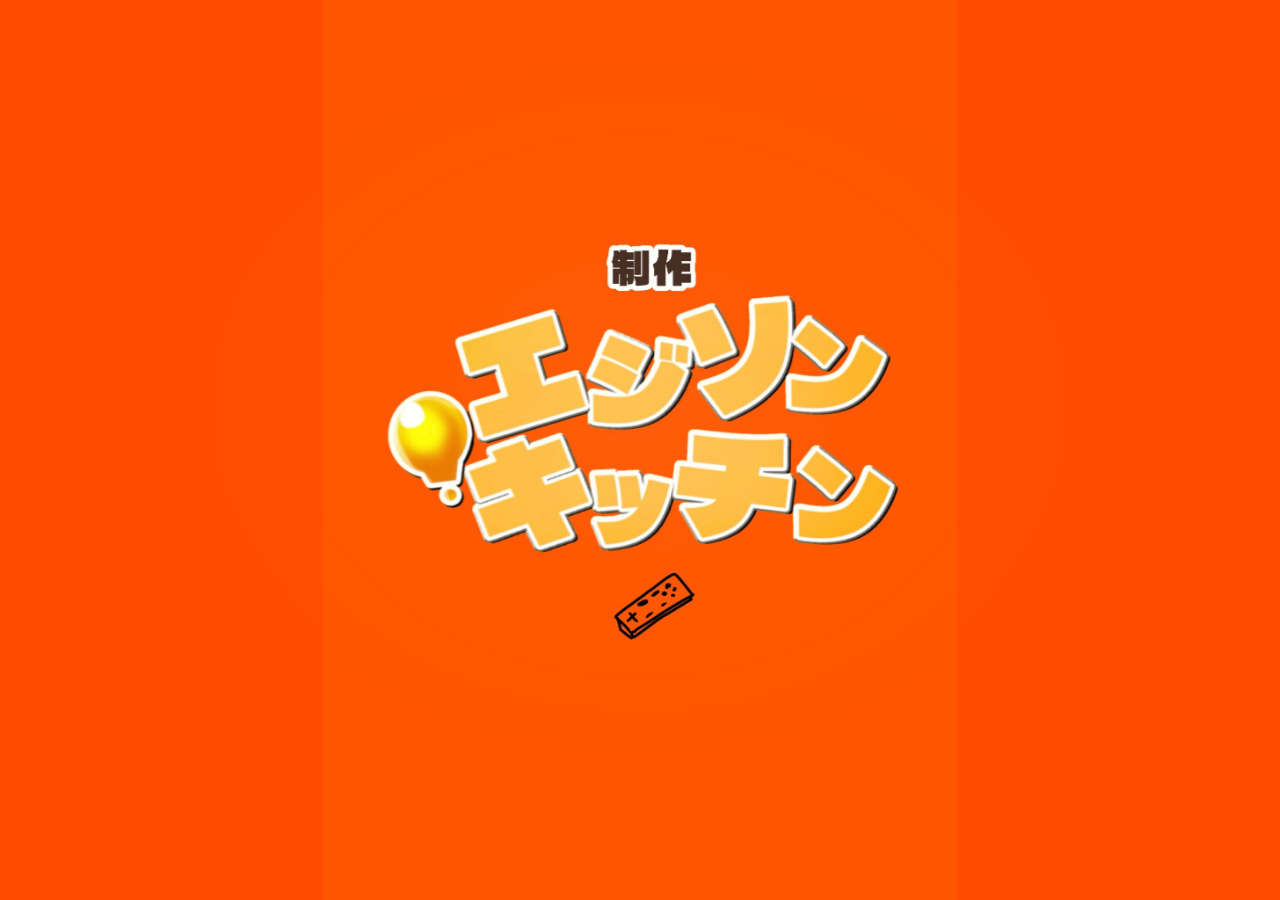
<file: logo.html>
<!DOCTYPE html>
<html lang="ja">
<head>
  <meta charset="UTF-8">
  <meta name="viewport" content="width=device-width, initial-scale=1, viewport-fit=cover">
  <meta name="theme-color" content="#ff4b00">
  <title>ことばクエスト 開発版｜起動</title>
  <link rel="stylesheet" href="style.css">
  <style>
    html, body { width:100%; height:100%; min-height:100%; margin:0; padding:0; overflow:hidden; background:#ff4b00; }
    .logo-splash-screen { position:fixed; inset:0; width:100%; height:100%; min-height:100dvh; }
  </style>
  <link rel="stylesheet" href="browser-responsive.css">
</head>
<body>
  <main aria-label="ことばクエスト 起動画面">
    <section id="logoSplashScreen" class="screen logo-splash-screen active" aria-label="エジソン・キッチン ロゴ">
      <img src="images/ejison-kitchen-logo.jpeg" alt="制作 エジソン・キッチン" class="logo-splash-image">
      <span class="logo-splash-spark spark-one" aria-hidden="true">✦</span>
      <span class="logo-splash-spark spark-two" aria-hidden="true">✧</span>
      <span class="logo-splash-spark spark-three" aria-hidden="true">✦</span>
      <span class="logo-splash-spark spark-four" aria-hidden="true">✧</span>
      <span class="logo-splash-glint" aria-hidden="true"></span>
    </section>
  </main>
  <script>
  (function () {
    'use strict';
    // 起動ロゴから会話イベントへは履歴を積まずに移動します。
    var moved = false;
    function openOpeningEvent() {
      if (moved) return;
      moved = true;
      window.location.replace('opening-event.html');
    }
    // 画像読み込み失敗時も先へ進めるよう、時間制御を主にします。
    window.setTimeout(openOpeningEvent, 2300);
    var image = document.querySelector('.logo-splash-image');
    if (image) image.addEventListener('error', function () {
      image.style.display = 'none';
      window.setTimeout(openOpeningEvent, 500);
    }, { once: true });
  })();
  </script>
</body>
</html>
</file>
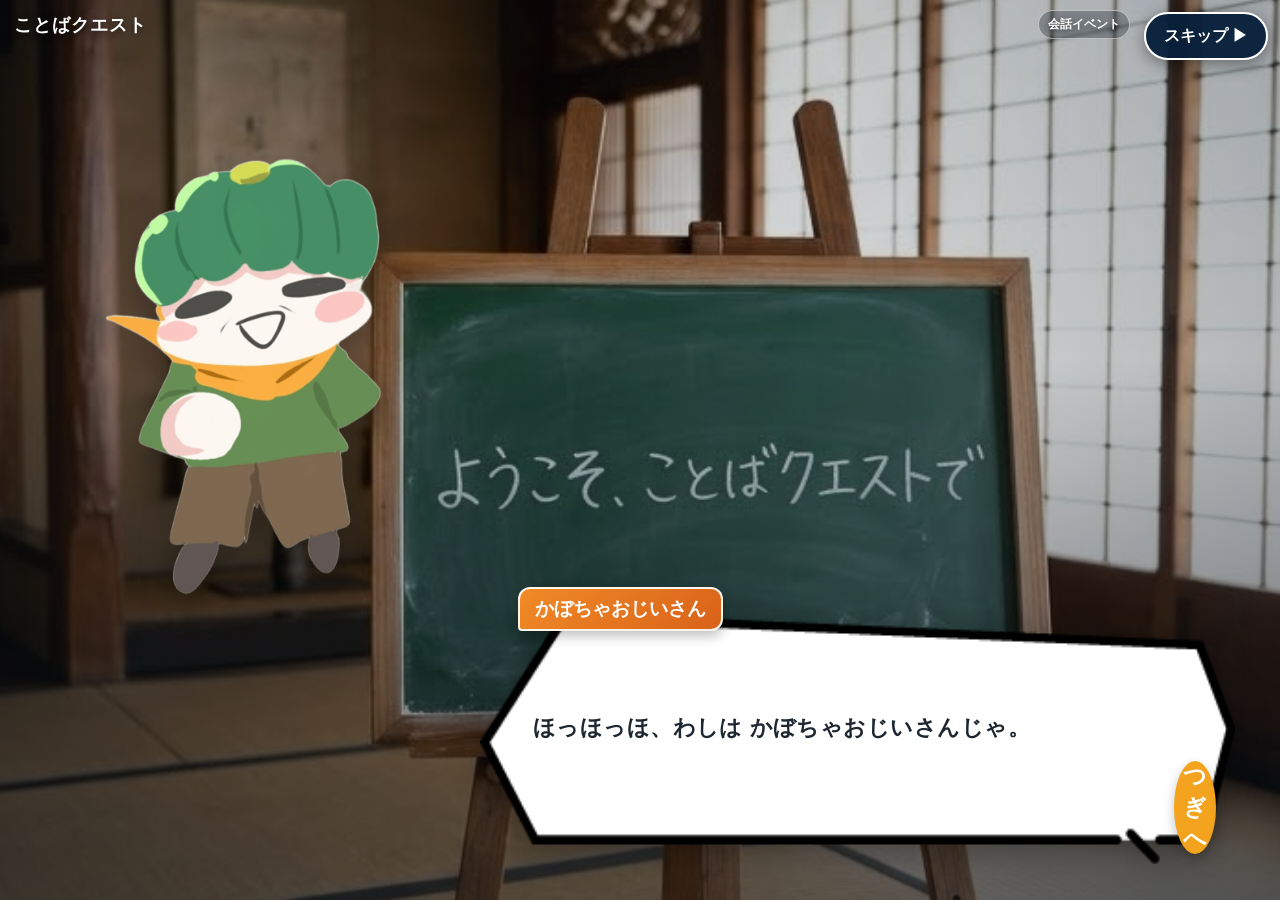
<file: opening-event.html>
<!DOCTYPE html>
<html lang="ja">
<head>
  <meta charset="UTF-8">
  <meta name="viewport" content="width=device-width, initial-scale=1, viewport-fit=cover">
  <meta name="theme-color" content="#171b22">
  <title>ことばクエスト 開発版｜会話イベント Ver.69</title>
  <link rel="stylesheet" href="style.css">
  <style>
    html, body { width:100%; min-height:100%; margin:0; padding:0; background:#171b22; overflow:hidden; }
    .opening-app { width:100%; max-width:none; min-height:100svh; margin:0; padding:0; }
    .tutorial-screen.active { width:100%; min-height:100svh; height:100dvh; }
    /* スマートフォンの縦画面でも、ねこまるの顔が画面上端から切れないサイズに調整します。 */
    .opening-app .event-character {
      left:50%; bottom:clamp(178px, 25vh, 225px);
      width:min(66vw, 430px); height:min(58vh, 500px); max-height:none;
      transform:translateX(-50%); align-items:flex-end; justify-content:center;
    }
    .opening-app .event-character-img {
      display:block; width:auto; height:100%; max-width:100%; max-height:100%;
      object-fit:contain; object-position:center bottom;
    }
    @media (orientation:landscape) and (max-height:620px) {
      .opening-app .event-character { bottom:145px; width:min(32vw, 340px); height:min(60vh, 270px); }
    }
    @media (max-height:650px) and (orientation:portrait) {
      .opening-app .event-character { bottom:155px; height:42vh; width:min(60vw, 330px); }
    }

    .event-replay-button {
      position:absolute; left:5%; bottom:5%; z-index:8;
      display:inline-flex; align-items:center; justify-content:center;
      min-height:44px; padding:8px 14px; border:2px solid #fff; border-radius:10px;
      background:linear-gradient(135deg,#087eaf,#075f8b); color:#fff;
      font-size:clamp(14px,2.3vw,18px); font-weight:900; cursor:pointer;
      box-shadow:0 4px 0 #06415e; text-shadow:none;
    }
    .event-replay-button:focus-visible { outline:4px solid #ffe16b; outline-offset:3px; }
    .event-replay-button:active { transform:translateY(2px); box-shadow:0 2px 0 #06415e; }
    .opening-event-skip {
      position:fixed;top:calc(12px + env(safe-area-inset-top));right:calc(12px + env(safe-area-inset-right));z-index:999;
      min-height:48px;padding:10px 18px;border:2px solid #fff;border-radius:999px;
      background:rgba(8,32,59,.96);color:#fff;font-size:16px;font-weight:800;cursor:pointer;
      box-shadow:0 4px 16px rgba(0,0,0,.4);
    }
    .opening-event-skip:focus-visible{outline:3px solid #ffe16b;outline-offset:3px;}
    .opening-app .event-character.rare-event { filter: drop-shadow(0 0 18px rgba(255,218,87,.95)) drop-shadow(0 0 34px rgba(255,165,0,.65)); animation: rareCharacterPulse 1.1s ease-in-out 3; }
    .opening-app .event-character.rare-event::after { content:"✨ レア登場！ ✨"; position:absolute; top:-8%; left:50%; transform:translateX(-50%); white-space:nowrap; padding:6px 13px; border-radius:999px; color:#382300; background:linear-gradient(90deg,#ffe789,#fff7cd,#ffc84d); border:2px solid #fff3b2; font-size:clamp(13px,2vw,20px); font-weight:900; box-shadow:0 0 20px rgba(255,210,70,.8); animation:rareLabelPop .65s ease-out both; }
    @keyframes rareCharacterPulse { 0%,100% { filter:drop-shadow(0 0 10px rgba(255,218,87,.6)); } 50% { filter:drop-shadow(0 0 28px rgba(255,218,87,1)) drop-shadow(0 0 44px rgba(255,165,0,.8)); } }
    @keyframes rareLabelPop { 0% {opacity:0; transform:translateX(-50%) scale(.45) translateY(12px);} 75% {opacity:1; transform:translateX(-50%) scale(1.08);} 100% {opacity:1; transform:translateX(-50%) scale(1);} }
    .opening-app .event-dialog-text { bottom:30%; }
    @media (max-width:700px) { .opening-app .event-dialog-text { bottom:32%; } }
    @media (orientation:landscape) and (max-height:620px) { .event-replay-button { min-height:38px; padding:5px 10px; } }
    @supports not (height: 100dvh) { .tutorial-screen.active { height:100vh; } }
  </style>
  <link rel="stylesheet" href="browser-responsive.css">
  <style id="opening-event-responsive-fix-v61">
    /* v61: 会話イベントの横向き・PC表示修正。ダイアログとキャラクターを別領域に分けます。 */
    html, body {
      width: 100%; height: 100%; min-height: 0;
      margin: 0; padding: 0; overflow: hidden;
      overscroll-behavior: none;
    }
    .opening-app {
      width: 100%; max-width: none; height: 100vh; height: 100dvh;
      min-height: 0; margin: 0; padding: 0;
    }
    .opening-app .tutorial-screen.active {
      width: 100%; height: 100vh; height: 100dvh;
      min-height: 0; overflow: hidden;
    }
    .opening-app .event-bg { background-position: center center; }
    .opening-app .event-character-img { object-fit: contain; }
    .opening-app .event-dialog-text {
      overflow-wrap: anywhere;
      word-break: normal;
      line-height: 1.42;
    }
    .opening-app .event-topbar { right:150px; }
    @media (max-width:600px) { .opening-app .event-top-caption { display:none; } }

    /* PC・横長タブレット：キャラクターを左、セリフ枠を右下に配置 */
    @media (orientation: landscape) and (min-width: 900px) and (min-height: 621px) {
      .opening-app .event-character {
        left: 19.5%; bottom: clamp(185px, 22vh, 285px);
        width: min(36vw, 520px); height: min(68vh, 650px);
        max-height: none; transform: translateX(-50%);
        align-items: flex-end; justify-content: center;
      }
      .opening-app .event-character-img {
        width: auto; max-width: 100%; height: 100%; max-height: 100%;
        object-fit: contain; object-position: center bottom;
      }
      .opening-app .event-dialog-area {
        left: auto; right: clamp(22px, 3.5vw, 64px);
        bottom: clamp(20px, 4vh, 42px); transform: none;
        width: min(59vw, 980px); height: clamp(185px, 28vh, 260px);
      }
      .opening-app .event-dialog-text {
        left: 7%; right: 13%; top: 19%; bottom: 27%;
        font-size: clamp(18px, 1.75vw, 27px); line-height: 1.42;
      }
      .opening-app .event-name {
        left: 5%; top: -10%; padding: 7px 15px;
        font-size: clamp(15px, 1.45vw, 21px);
      }
      .opening-app .event-replay-button {
        left: 5%; bottom: 3%; min-height: 38px;
        padding: 5px 10px; font-size: clamp(12px, 1.05vw, 16px);
      }
      .opening-app .event-next-button {
        right: 2.5%; bottom: 4%; width: 42px; min-height: 42px !important;
      }
    }

    /* 横向きで高さが低いPC・タブレット：重なりを防ぎ、セリフ枠を低くする */
    @media (orientation: landscape) and (min-width: 900px) and (max-height: 620px) {
      .opening-app .event-character {
        left: 16%; bottom: clamp(125px, 22vh, 170px);
        width: min(30vw, 360px); height: min(64vh, 330px);
      }
      .opening-app .event-dialog-area {
        left: auto; right: 2.5%; bottom: 8px; transform: none;
        width: min(65vw, 920px); height: clamp(128px, 28vh, 164px);
      }
      .opening-app .event-dialog-text {
        left: 7%; right: 13%; top: 16%; bottom: 28%;
        font-size: clamp(15px, 1.8vw, 22px); line-height: 1.34;
      }
      .opening-app .event-name { top: -12%; padding: 5px 11px; font-size: 14px; }
      .opening-app .event-replay-button {
        left: 5%; bottom: 3%; min-height: 32px;
        padding: 4px 8px; font-size: 12px;
      }
      .opening-app .event-next-button {
        right: 2.5%; bottom: 3%; width: 36px; min-height: 36px !important; font-size: 20px;
      }
    }

    /* 横向きスマートフォン：キャラクターを中央上部、会話欄を画面下部に固定 */
    @media (orientation: landscape) and (max-width: 899px) {
      .opening-app .event-character {
        left: 50%; bottom: clamp(118px, 31vh, 158px);
        width: min(38vw, 330px); height: min(63vh, 260px);
        max-height: none; transform: translateX(-50%);
      }
      .opening-app .event-character-img {
        width: auto; height: 100%; max-width: 100%; max-height: 100%;
        object-fit: contain; object-position: center bottom;
      }
      .opening-app .event-dialog-area {
        left: 50%; bottom: max(6px, env(safe-area-inset-bottom));
        transform: translateX(-50%); width: 96vw;
        height: clamp(122px, 33vh, 158px);
      }
      .opening-app .event-dialog-text {
        left: 7%; right: 13%; top: 16%; bottom: 28%;
        font-size: clamp(14px, 2.65vw, 20px); line-height: 1.34;
      }
      .opening-app .event-name { left: 5%; top: -12%; padding: 5px 10px; font-size: 14px; }
      .opening-app .event-replay-button {
        left: 5%; bottom: 3%; min-height: 31px;
        padding: 3px 8px; font-size: 12px; border-width: 1px;
      }
      .opening-app .event-next-button {
        right: 2.5%; bottom: 3%; width: 35px; min-height: 35px !important; font-size: 19px;
      }
    }

    /* 縦向きスマートフォン：文字の領域をボタンから離して配置 */
    @media (orientation: portrait) and (max-width: 899px) {
      .opening-app .event-dialog-area {
        left: 50%; bottom: max(12px, env(safe-area-inset-bottom));
        transform: translateX(-50%); width: 94vw;
        height: clamp(158px, 23vh, 195px);
      }
      .opening-app .event-dialog-text {
        left: 7%; right: 13%; top: 18%; bottom: 29%;
        font-size: clamp(17px, 4.8vw, 24px); line-height: 1.36;
      }
      .opening-app .event-replay-button {
        left: 5%; bottom: 3%; min-height: 34px; padding: 4px 9px;
        font-size: clamp(11px, 3.1vw, 14px);
      }
      .opening-app .event-next-button { right: 2.5%; bottom: 3%; width: 36px; min-height: 36px !important; }
    }

    @supports not (height: 100dvh) {
      .opening-app, .opening-app .tutorial-screen.active { height: 100vh; }
    }
  </style>
</head>
<body class="opening-body">
  <main class="app opening-app">
    <section id="tutorialScreen" class="screen tutorial-screen active" aria-label="会話イベント">
      <div class="event-bg" aria-hidden="true"></div>
      <div class="event-bg-overlay" aria-hidden="true"></div>
      <div class="event-topbar">
        <span class="event-top-label">ことばクエスト</span>
        <span class="event-top-caption">会話イベント</span>
      </div>
      <button type="button" id="tutorialSkipBtn" class="opening-event-skip" aria-label="会話イベントをスキップしてタイトルへ">スキップ ▶</button>
      <div class="event-character" aria-hidden="true">
        <img id="tutorialCharacterImage" src="images/ivent/cat_1_crop.png?v=69" alt="ねこまる" class="event-character-img">
      </div>
      <div class="event-dialog-area">
        <img src="images/ivent/m_e1097_0.png" alt="" class="event-dialog-image" aria-hidden="true">
        <div class="event-name" id="tutorialName">ネコマル</div>
        <div class="event-dialog-text" id="tutorialDialog" aria-live="polite"></div>
                <button type="button" class="event-next-button" id="tutorialNextBtn" aria-label="次へ">▼</button>
      </div>
    </section>
  </main>
  <script src="event-message-sound.js?v=86"></script>
  <script>
  (function () {
    'use strict';
    var profiles = [
          {
            name: 'ねこまる', image: 'images/ivent/cat_1_crop.png?v=69', rareImages: ['images/ivent/cat_1_crop_2.png?v=69', 'images/ivent/cat_1.png?v=69'],
            greeting: ['やっほー！ ぼくは ねこまる。よろしくね！', 'こんにちは！ ねこまるだよ。', '会えてうれしいな！ ぼくは ねこまる。'],
            welcome: ['ことばクエストへ ようこそ！', 'ここは 言葉の冒険をする世界だよ。', 'いっしょに 言葉の冒険へ出かけよう！'],
            advice: ['自分のペースで ゆっくり進もうね。', '分からないときは、問題をもう一度聞いてみよう。', 'あわてずに、できるところから始めよう！'],
            farewell: ['さあ、冒険を はじめよう！', '準備はいい？ ぼうけんへ出発！', 'きみのことを応援しているよ！']
          },
          {
            name: '大根猫', image: 'images/ivent/cat_1_crop2.png?v=69',
            greeting: ['にゃーん！ 大根猫が やってきたよ！', 'やあやあ！ わたしは 大根猫！', '元気いっぱい、大根猫だよ！'],
            welcome: ['ことばクエストの世界へ ようこそ！', '今日も 言葉の力をためしてみよう！', '言葉の冒険を いっしょに楽しもう！'],
            advice: ['よく聞いて、ゆっくり考えてみよう。', 'すぐに分からなくても大丈夫だよ。', '迷ったら、もう一度聞いてみるのもいいね！'],
            farewell: ['よーし、一緒に冒険へ行こう！', '準備オッケー？ 進んでみよう！', 'さあ、はじめよう！ にゃーん！']
          },
          {
            name: 'かぼちゃおじいさん', image: 'images/ivent/1_oji.png?v=69', rareImages: ['images/ivent/2_oji.png?v=69'],
            greeting: ['ほっほっほ、わしは かぼちゃおじいさんじゃ。', 'おお、よく来たのう。わしが案内しよう。', 'こんにちは。今日はわしと一緒に進もう。'],
            welcome: ['言葉の冒険へ ようこそ。', '一問ずつ、ゆっくり進めばよいのじゃ。', '言葉の力は、少しずつ育てていけばよい。'],
            advice: ['迷ったときは、問題をもう一度聞くのじゃ。', 'あわてることはない。よく見て考えるのじゃ。', '自分のペースで取り組めば、それでよいのじゃ。'],
            farewell: ['では、冒険を始めるとしよう！', 'さあ、旅立ちの時じゃ！', 'よし、準備は整った。出発じゃ！']
          },
          {
            name: '黒丸', image: 'images/ivent/cat_05_1.png?v=69', rareImages: ['images/ivent/cat_05_2.png?v=69'],
            greeting: ['にゃっ。ぼくは黒丸。よろしく。', '黒丸だよ。いっしょに進もう。', '来てくれてありがとう。黒丸だよ。'],
            welcome: ['ことばクエストへようこそ。', 'ここでは自分のペースで練習できるよ。', '一緒にことばの冒険を楽しもう。'],
            advice: ['ゆっくり見て、考えてみよう。', '難しいときは、ひとつずつ進もう。', 'あせらなくて大丈夫だよ。'],
            farewell: ['それじゃあ、始めよう。', '準備ができたら出発だよ。', 'きみの挑戦を応援しているよ。']
          },
          {
            name: 'こねこ', image: 'images/ivent/2_neko.PNG?v=69',
            greeting: ['こんにちは！ いっしょに冒険しよう！', 'やった、来てくれたね！', 'ことばの冒険へようこそ！'],
            welcome: ['今日も新しい言葉に出会おう！', 'ここでは少しずつ練習できるよ。', 'わからないときはゆっくり考えてね。'],
            advice: ['まちがえても大丈夫。もう一度やってみよう。', '大事なところを見つけてみよう。', '自分のペースで進めようね。'],
            farewell: ['さあ、冒険に出発だ！', '準備ができたら始めよう！', 'いっしょに頑張ろう！']
          },
          {
            name: 'しらす隊長', image: 'images/ivent/3_sirasu.PNG?v=69',
            greeting: ['冒険者よ、よく来た！', '本日の訓練を始めよう！', 'ことばの世界へ、ようこそ！'],
            welcome: ['一問ずつ、落ち着いて進もう。', '言葉の力を試す時間だ。', 'きみの挑戦を歓迎する！'],
            advice: ['問題文を最後まで読もう。', '考える時間も大切な訓練だ。', '選択肢の意味を順番に確認しよう。'],
            farewell: ['準備完了！ 出発だ！', '訓練開始！ 健闘を祈る！', 'さあ、挑戦を始めよう！']
          },
          {
            name: 'クロ', image: 'images/ivent/3_neko2.PNG?v=69',
            greeting: ['ニャッ！ ことばの世界へようこそ。', '待ってたよ。今日は何問解けるかな？', 'やあ、また冒険に来たね！'],
            welcome: ['一緒に言葉を探しに行こう。', '今日も新しい問題が待っているよ。', 'ゆっくり考えながら進もう。'],
            advice: ['選択肢をゆっくり見くらべるんだ。', '大事な言葉を見つけてみよう。', 'ヒントを使って、もう一度考えてみてね。'],
            farewell: ['さあ、冒険を始めよう！', '行こう！ 新しい問題が待っているよ！', '準備はいい？ スタート！']
          },
          {
            name: 'ことばガイド', image: 'images/ivent/avatar_default_03.png?v=69',
            greeting: ['ことばクエストへようこそ！', '今日も言葉の練習を始めましょう。', '冒険の準備ができました！'],
            welcome: ['見て、聞いて、考えてみましょう。', '短い課題から始めても大丈夫です。', 'ご自身のペースで進めてください。'],
            advice: ['ヒントは考える手助けとして使えます。', '分からないときは、もう一度聞いてみましょう。', '休みながら取り組んでも大丈夫です。'],
            farewell: ['それでは、冒険を始めましょう！', '準備ができたらスタートです！', 'さあ、一緒に始めましょう！']
          }
        ];
    var pick = function (arr) { return arr[Math.floor(Math.random() * arr.length)]; };
    var profile = pick(profiles);
    var isRare = Array.isArray(profile.rareImages) && profile.rareImages.length > 0 && Math.random() < 0.05;
    var displayImage = isRare ? pick(profile.rareImages) : profile.image;
    var backgroundFiles = ['back_1.jpg','back_2.jpg','back_3.jpg','back_4.jpg','back_5.jpg'];
    var backgroundElement = document.querySelector('.event-bg');
    if (backgroundElement) {
      var lastBackground = '';
      try { lastBackground = window.sessionStorage.getItem('kotoba-last-event-bg') || ''; } catch (e) {}
      var backgroundChoices = backgroundFiles.filter(function(file){ return file !== lastBackground; });
      var backgroundName = pick(backgroundChoices.length ? backgroundChoices : backgroundFiles);
      try { window.sessionStorage.setItem('kotoba-last-event-bg', backgroundName); } catch (e) {}
      backgroundElement.style.backgroundImage = 'linear-gradient(rgba(0,0,0,.08), rgba(0,0,0,.18)), url("images/ivent/' + backgroundName + '?v=69")';
      backgroundElement.dataset.background = backgroundName;
    }
    var steps = [
      { name: profile.name, text: pick(profile.greeting) },
      { name: profile.name, text: pick(profile.welcome) },
      { name: profile.name, text: pick(profile.advice) },
      { name: profile.name, text: pick(profile.farewell) }
    ];
    var index = 0;
    var timer = null;
    var token = 0;
    var moved = false;
    var nameEl = document.getElementById('tutorialName');
    var dialogEl = document.getElementById('tutorialDialog');
    var nextBtn = document.getElementById('tutorialNextBtn');
    var characterImg = document.getElementById('tutorialCharacterImage');
    if (characterImg) {
      characterImg.src = displayImage;
      characterImg.alt = profile.name;
      characterImg.onerror = function(){ if (displayImage !== profile.image) { this.onerror = null; this.src = profile.image; if (this.parentElement) this.parentElement.classList.remove('rare-event'); } };
      if (characterImg.parentElement) characterImg.parentElement.classList.toggle('rare-event', isRare);
    }

    function stopEventSound() {
      if (window.KQEventMessageSound) window.KQEventMessageSound.stop();
    }
    function playEventMessageSound() {
      if (window.KQEventMessageSound) window.KQEventMessageSound.play();
    }
    function renderStep() {
      if (!nameEl || !dialogEl || !nextBtn) return;
      var step = steps[index];
      nameEl.textContent = step.name;
      if (timer) window.clearInterval(timer);
      var thisToken = ++token;
      var charIndex = 0;
      dialogEl.textContent = '';
      timer = window.setInterval(function () {
        if (thisToken !== token) { window.clearInterval(timer); return; }
        charIndex += 1;
        dialogEl.textContent = step.text.slice(0, charIndex);
        if (charIndex >= step.text.length) {
          window.clearInterval(timer);
          timer = null;
        }
      }, 42);
      playEventMessageSound();
      nextBtn.textContent = index >= steps.length - 1 ? 'タイトルへ' : 'つぎへ';
      nextBtn.setAttribute('aria-label', nextBtn.textContent);
    }
    function finish() {
      if (moved) return;
      moved = true;
      if (timer) window.clearInterval(timer);
      timer = null;
      stopEventSound();
      window.location.replace('index.html#title');
    }
    function advance() {
      if (moved || !dialogEl) return;
      var step = steps[index];
      if (dialogEl.textContent !== step.text) {
        if (timer) window.clearInterval(timer);
        timer = null;
        token += 1;
        dialogEl.textContent = step.text;
        return;
      }
      if (index < steps.length - 1) {
        stopEventSound();
        index += 1;
        renderStep();
      } else {
        finish();
      }
    }
    if (nextBtn) nextBtn.addEventListener('click', advance);
    var skipBtn = document.getElementById('tutorialSkipBtn');
    if (skipBtn) skipBtn.addEventListener('click', finish);
    document.addEventListener('keydown', function (event) { if (event.key === 'Escape') finish(); });
    document.addEventListener('visibilitychange', function () { if (document.hidden) stopEventSound(); });
    window.addEventListener('pagehide', stopEventSound);
    renderStep();
  })();
</script>
</body>
</html>
</file>
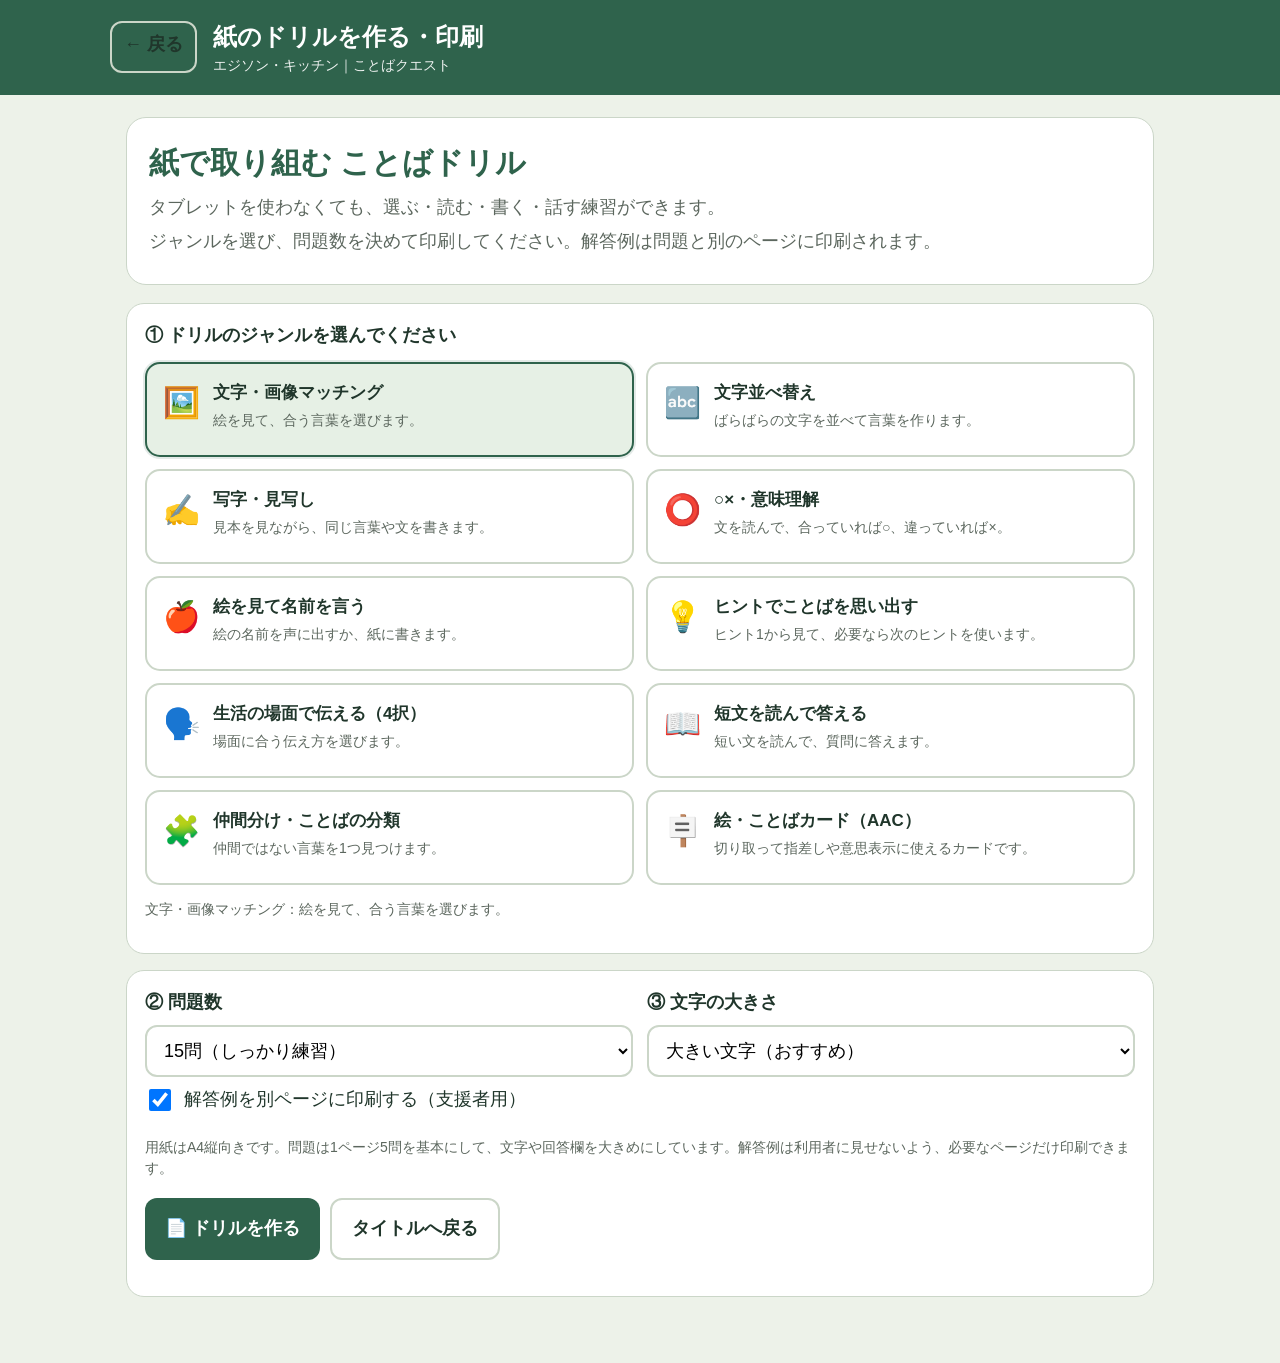
<file: print-drills.html>
<!doctype html>
<html lang="ja"><head><meta charset="utf-8"><meta name="viewport" content="width=device-width, initial-scale=1, viewport-fit=cover"><meta name="theme-color" content="#2f634c"><title>紙のドリルを作る・印刷｜ことばクエスト 開発版</title><style id="print-css">/* Printable drills UI — Ver.68 */
:root{--ink:#20362b;--green:#2f634c;--mint:#e6f0e5;--cream:#faf8f0;--gold:#edbf66;--muted:#5c675e;--border:#cbd6c8}
*{box-sizing:border-box}body{margin:0;background:#edf2e9;color:var(--ink);font-family:"Yu Gothic UI","Meiryo",sans-serif;font-size:18px;line-height:1.55}
button,select,input{font:inherit}button{cursor:pointer}a{color:inherit}.app-header{background:var(--green);color:white;padding:18px max(16px,calc((100vw - 1060px)/2));display:flex;align-items:center;gap:16px}.app-header .brand{font-weight:800;font-size:24px}.app-header .sub{font-size:14px;opacity:.92}
.container{max-width:1060px;margin:0 auto;padding:22px 16px 50px}.intro{background:white;border:1px solid var(--border);border-radius:20px;padding:22px;margin-bottom:18px}.intro h1{margin:0 0 8px;font-size:30px;color:var(--green)}.intro p{margin:6px 0;color:var(--muted)}
.form-panel{background:#fff;border:1px solid var(--border);border-radius:18px;padding:18px;margin:16px 0}.form-row{display:grid;grid-template-columns:1fr 1fr;gap:14px}.field label,.field-title{display:block;font-weight:800;margin-bottom:8px}.field select{width:100%;padding:13px;border:2px solid var(--border);border-radius:12px;background:white;min-height:52px}.genre-grid{display:grid;grid-template-columns:repeat(2,minmax(0,1fr));gap:12px;margin-top:12px}.genre-card{display:flex;align-items:flex-start;gap:12px;width:100%;text-align:left;padding:16px;border:2px solid var(--border);border-radius:15px;background:#fff;color:var(--ink);min-height:95px}.genre-card.selected{border-color:var(--green);background:var(--mint);box-shadow:0 0 0 2px #2f634c22}.genre-card .ico{font-size:30px;min-width:38px}.genre-card strong{display:block;font-size:17px}.genre-card small{display:block;color:var(--muted);font-size:14px;margin-top:4px}.actions{display:flex;flex-wrap:wrap;gap:10px;margin:18px 0}.primary,.secondary,.back{border:0;border-radius:12px;padding:15px 20px;font-weight:800;min-height:52px}.primary{background:var(--green);color:white}.secondary{background:#e3ebdf;color:var(--green);border:1px solid var(--border)}.back{background:transparent;border:2px solid var(--border);color:var(--ink)}.checkbox-row{display:flex;align-items:center;gap:10px;padding:9px 0}.checkbox-row input{width:22px;height:22px}.note{color:var(--muted);font-size:14px}.hidden{display:none!important}
#printPreview{display:none}.preview-top{background:#e5eee2;border:1px solid var(--border);border-radius:14px;padding:14px;margin:18px 0}.preview-top h2{margin:0 0 6px}.preview-top .actions{margin-bottom:0}
@media(max-width:680px){.app-header{padding:14px 16px}.app-header .brand{font-size:20px}.container{padding:14px 12px 30px}.intro h1{font-size:25px}.genre-grid,.form-row{grid-template-columns:1fr}.genre-card{min-height:80px}.actions>*{flex:1 1 100%}.primary,.secondary,.back{width:100%}}
@page{size:A4 portrait;margin:10mm}
.print-page{background:#fff;color:#111;page-break-after:always;break-after:page;min-height:260mm;padding:0;font-family:"Yu Gothic","Meiryo",sans-serif}.print-page:last-child{page-break-after:auto;break-after:auto}.print-head{border-bottom:2px solid #222;padding-bottom:4mm;margin-bottom:5mm}.print-brand{font-size:10pt;color:#444}.print-title{font-size:19pt;font-weight:800;margin:1.5mm 0}.print-instruction{font-size:11pt;margin:1mm 0 2mm}.name-line{display:flex;gap:10mm;font-size:10pt;margin-top:2mm}.name-line span{flex:1;border-bottom:1px solid #777;padding-bottom:1mm}.q-list{display:flex;flex-direction:column;gap:4mm}.q-item{border:1px solid #999;padding:3mm 4mm;border-radius:2mm;break-inside:avoid;page-break-inside:avoid}.q-num{font-size:10pt;font-weight:800;color:#444;margin-bottom:1mm}.q-prompt{font-size:13pt;font-weight:700;margin:1mm 0 2mm}.q-options{display:grid;grid-template-columns:1fr 1fr;gap:2mm 4mm;font-size:11pt}.option{display:flex;gap:2mm;align-items:flex-start}.check{display:inline-block;border:1px solid #333;width:4mm;height:4mm;flex:0 0 4mm;margin-top:1mm}.answer-line{height:9mm;border-bottom:1px solid #777;margin-top:2mm}.answer-line.short{height:6mm}.img-wrap{width:25mm;height:22mm;display:inline-flex;align-items:center;justify-content:center;margin-right:3mm;vertical-align:middle}.img-wrap svg{width:23mm;height:23mm}.match-row{display:flex;align-items:center;gap:2mm}.tiles{display:flex;gap:2mm;flex-wrap:wrap;margin:2mm 0}.tile{border:1.5px solid #333;border-radius:2mm;min-width:10mm;height:10mm;text-align:center;font-size:15pt;font-weight:700;padding:0 2mm}.copy-model{font-size:17pt;letter-spacing:.5mm;background:#f5f5f5;padding:2mm 3mm;margin:1mm 0}.write-lines{height:13mm;border-bottom:1px solid #888;margin-top:2mm}.tf-choices{font-size:15pt;display:flex;gap:12mm;margin-top:2mm}.cue-list{display:grid;grid-template-columns:1fr;gap:1mm;font-size:10pt;margin-top:1mm}.cue-hint{border:1px dashed #777;padding:1.5mm 2mm}.passage{font-size:12pt;line-height:1.75;background:#f5f5f5;padding:3mm;margin:1mm 0 2mm}.roleplay-options{display:grid;grid-template-columns:1fr 1fr;gap:2mm 4mm}.answer-page .answer-item{border-bottom:1px solid #ccc;padding:2mm 0;font-size:10.5pt;break-inside:avoid}.answer-page .answer-item strong{margin-right:2mm}.card-grid{display:grid;grid-template-columns:repeat(3,1fr);gap:5mm}.aac-card{min-height:36mm;border:1.5px dashed #555;display:flex;flex-direction:column;align-items:center;justify-content:center;text-align:center;padding:3mm;break-inside:avoid}.aac-card .card-ico{font-size:25pt}.aac-card .card-text{font-size:15pt;font-weight:800;margin-top:2mm}.footer-note{font-size:9pt;color:#444;border-top:1px solid #aaa;margin-top:4mm;padding-top:2mm}.page-label{font-size:8pt;color:#555;text-align:right;margin-top:3mm}
.large-text .q-prompt{font-size:16pt!important}.large-text .option{font-size:13pt!important}.large-text .print-instruction{font-size:12pt!important}.large-text .answer-line,.large-text .write-lines{height:16mm!important}
@media print{body{background:#fff;font-size:12pt}.app-header,.container,.screen-ui,.preview-top{display:none!important}#printPreview{display:block!important}.print-page{min-height:0;padding:0;margin:0;border:0;border-radius:0}.q-item{border-color:#aaa}.q-prompt{font-size:13pt}.print-head{margin-bottom:4mm}.q-list{gap:3mm}.name-line span{min-height:6mm}.hide-on-print{display:none!important}}
</style>
</head><body>
</div>

<header class="app-header"><a class="back" id="backBtn" href="index.html?v=86#title" style="text-decoration:none;padding:8px 12px">← 戻る</a><div><div class="brand">紙のドリルを作る・印刷</div><div class="sub">エジソン・キッチン｜ことばクエスト</div></div></header>
<main class="container screen-ui" id="setupPanel">
<section class="intro"><h1>紙で取り組む ことばドリル</h1><p>タブレットを使わなくても、選ぶ・読む・書く・話す練習ができます。</p><p>ジャンルを選び、問題数を決めて印刷してください。解答例は問題と別のページに印刷されます。</p></section>
<section class="form-panel"><div class="field-title">① ドリルのジャンルを選んでください</div><div id="genreGrid" class="genre-grid" role="group" aria-label="ドリルのジャンル"></div><p id="selectedGenreText" class="note" aria-live="polite"></p></section>
<section class="form-panel"><div class="form-row"><div class="field"><label for="questionCount">② 問題数</label><select id="questionCount"><option value="5">5問（短め）</option><option value="10">10問（標準）</option><option value="15" selected>15問（しっかり練習）</option></select></div><div class="field"><label for="largeText">③ 文字の大きさ</label><select id="largeText"><option value="0">標準</option><option value="1" selected>大きい文字（おすすめ）</option></select></div></div>
<label class="checkbox-row"><input id="includeAnswers" type="checkbox" checked><span>解答例を別ページに印刷する（支援者用）</span></label><p class="note">用紙はA4縦向きです。問題は1ページ5問を基本にして、文字や回答欄を大きめにしています。解答例は利用者に見せないよう、必要なページだけ印刷できます。</p>
<div class="actions"><button type="button" class="primary" id="generateBtn">📄 ドリルを作る</button><a class="back" href="index.html?v=86#title" style="text-decoration:none;text-align:center">タイトルへ戻る</a></div></section>
</main>
<section id="printPreview" class="container hidden"><div class="preview-top screen-ui"><h2 id="previewTitle">ドリルのプレビュー</h2><p>内容を確認して「印刷する」を押してください。ブラウザではプリンターまたはPDF保存、Androidでは端末の印刷画面が開きます。</p><div class="actions"><button type="button" class="primary" id="printBtn">🖨️ 印刷する</button><button type="button" class="secondary" id="regenBtn">🔄 別の問題にする</button><button type="button" class="back" id="changeBtn">ジャンル・設定に戻る</button></div></div><div id="previewContent"></div></section>
<script src="print-drills.js?v=68"></script>
</body></html>
</file>
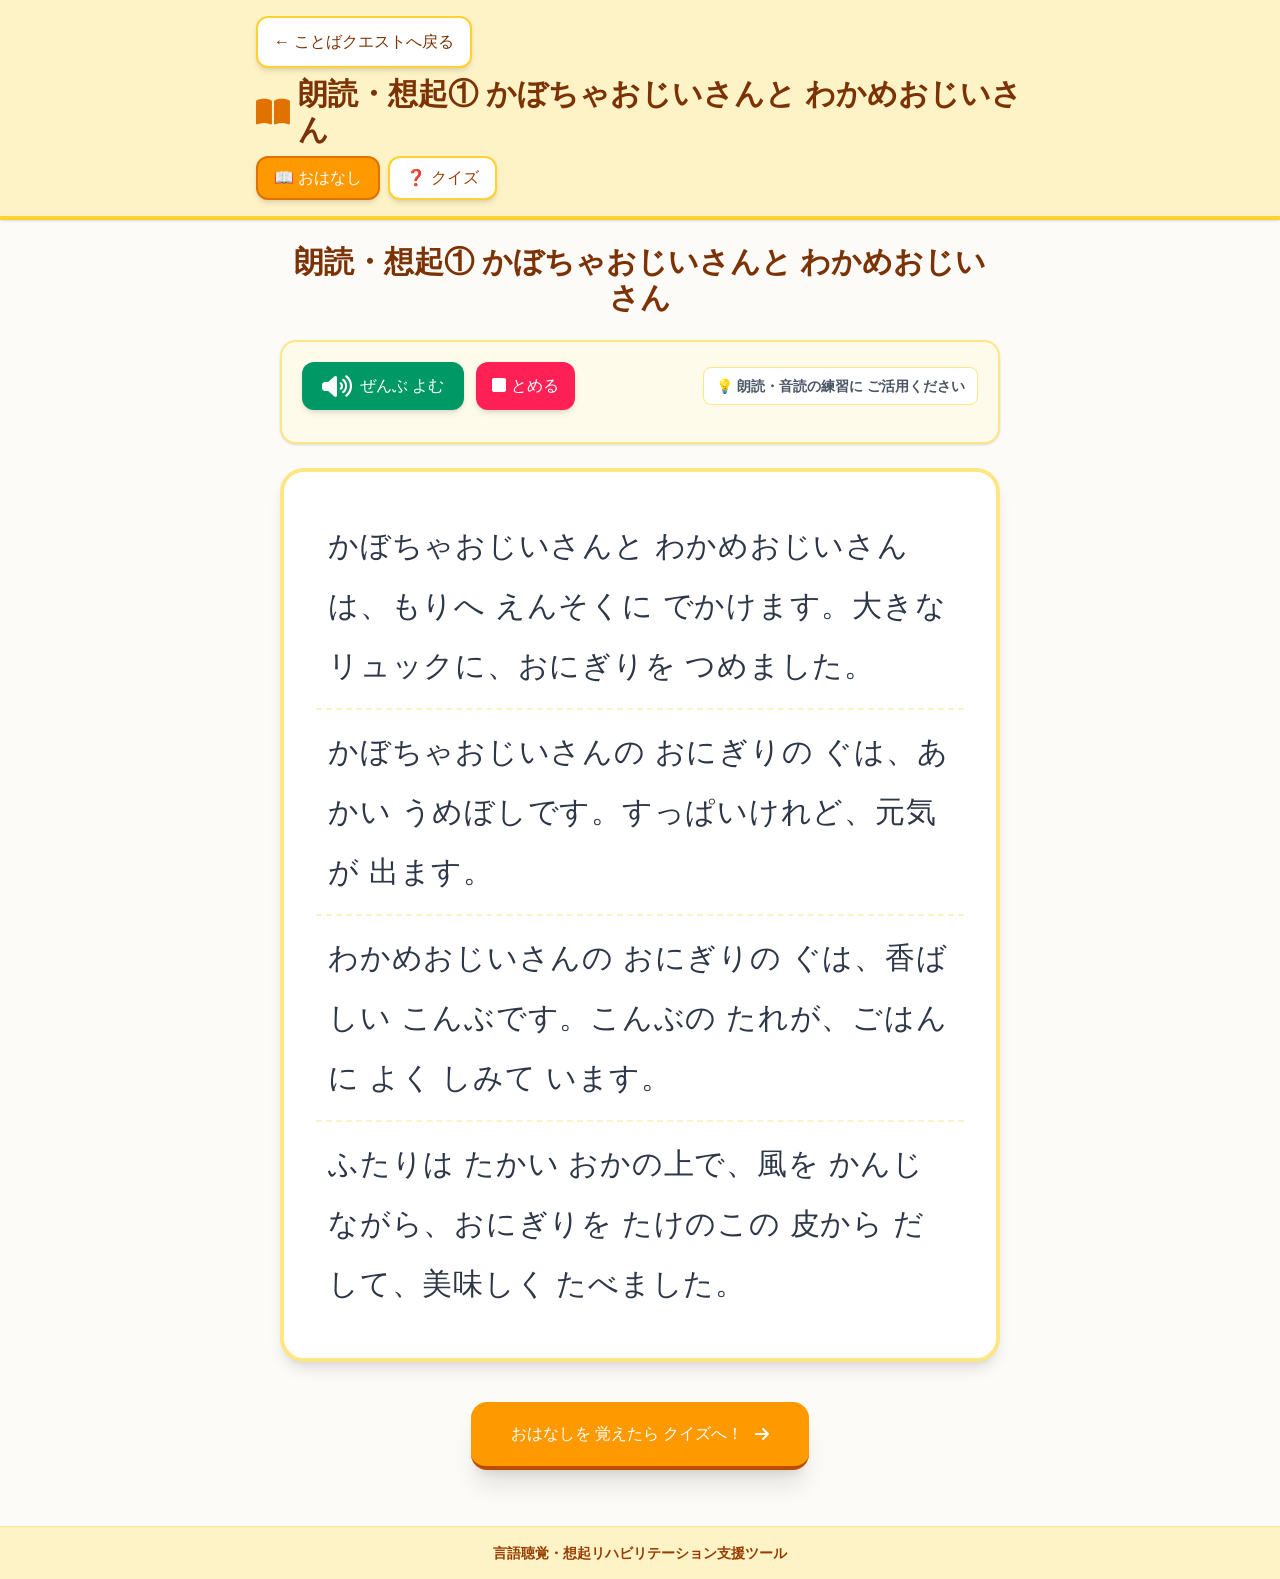
<file: reading-memory.html>
<!DOCTYPE html>
<html lang="ja">
<head>
    <meta charset="UTF-8">
    <meta name="viewport" content="width=device-width, initial-scale=1, viewport-fit=cover">
    <title>ことばクエスト 開発版｜朗読・想起リハビリクイズ</title>
    <link rel="stylesheet" href="reading-memory-tailwind.css">
    <link rel="stylesheet" href="fontawesome/css/all.min.css">
    <style>
        
        
        body {
            font-family: 'Noto Sans CJK JP', 'Yu Gothic', 'Hiragino Kaku Gothic ProN', sans-serif;
            background-color: #fdfbf7;
            color: #2d3748;
        }

        /* カスタムボタンアニメーション */
        .btn-active {
            transition: all 0.15s ease-in-out;
        }
        .btn-active:active {
            transform: scale(0.95);
        }

        /* 〇×判定アニメーション */
        @keyframes popIn {
            0% { transform: scale(0.5); opacity: 0; }
            80% { transform: scale(1.1); }
            100% { transform: scale(1); opacity: 1; }
        }

        .pop-in {
            animation: popIn 0.3s ease-out forwards;
        }

        /* 強調ルビ・発音促通スタイル */
        .phonetics-k { color: #d97706; font-weight: bold; } /* 軟口蓋音 (カ行) */
        .phonetics-t { color: #2563eb; font-weight: bold; } /* 歯茎音 (タ行・ナ行・ラ行) */
        /* 結果画面の記録ボタン：スクロールしなくても気づきやすい緑色の大きなボタン */
        #training-records-btn.rm-records-button {
            box-sizing: border-box !important;
            display: flex !important;
            visibility: visible !important;
            opacity: 1 !important;
            width: 100% !important;
            min-height: 76px !important;
            margin: 14px auto 18px !important;
            padding: 16px 18px !important;
            align-items: center !important;
            justify-content: center !important;
            gap: 12px !important;
            border: 3px solid #14532d !important;
            border-radius: 18px !important;
            background: #16803c !important;
            color: #ffffff !important;
            box-shadow: 0 5px 0 #14532d, 0 8px 18px rgba(20, 83, 45, .22) !important;
            font-size: clamp(19px, 4.5vw, 24px) !important;
            line-height: 1.25 !important;
            font-weight: 900 !important;
            text-align: left !important;
            cursor: pointer !important;
            position: relative !important;
            z-index: 10 !important;
        }
        #training-records-btn.rm-records-button:active { transform: translateY(2px); box-shadow: 0 3px 0 #14532d !important; }
        #training-records-btn .rm-records-icon { flex: 0 0 auto; font-size: 31px; line-height: 1; }
        #training-records-btn .rm-records-button-text { flex: 1 1 auto; color: #fff !important; }
        #training-records-btn .rm-records-button-text small { display: block; margin-top: 4px; font-size: 14px; font-weight: 700; color: #e9ffef !important; }
        #training-records-btn .rm-records-arrow { flex: 0 0 auto; font-size: 36px; font-weight: 900; line-height: 1; color: #fff !important; }
        @media (max-width: 520px) { #training-records-btn.rm-records-button { min-height: 82px !important; padding: 15px 12px !important; gap: 10px !important; } }
    </style>
  <link rel="stylesheet" href="browser-responsive.css">
  <link rel="stylesheet" href="daily-streak.css?v=108">
</head>
<body class="min-h-screen flex flex-col justify-between">
</div>


    <!-- ヘッダー -->
    <header class="bg-amber-100 border-b-4 border-amber-300 p-4 sticky top-0 z-50 shadow-sm">
        <div class="max-w-3xl mx-auto flex flex-wrap justify-between items-center gap-2">
            <button id="back-to-kotoba" type="button" onclick="returnToKotobaQuest()" class="bg-white hover:bg-amber-50 text-amber-900 text-base sm:text-lg font-bold px-4 py-3 rounded-xl shadow-md border-2 border-amber-300 btn-active">
                ← ことばクエストへ戻る
            </button>
            <h1 class="text-xl sm:text-2xl md:text-3xl font-black text-amber-900 flex items-center gap-2">
                <i class="fa-solid font-bold fa-book-open text-amber-600"></i>
                <span id="story-page-title">朗読・想起クイズ</span>
            </h1>
            <div class="flex gap-2">
                <button id="tab-story-btn" onclick="switchTab('story')" class="px-4 py-2 text-lg sm:text-xl font-bold rounded-xl border-2 border-amber-600 bg-amber-500 text-white shadow-md btn-active">
                    📖 おはなし
                </button>
                <button id="tab-quiz-btn" onclick="switchTab('quiz')" class="px-4 py-2 text-lg sm:text-xl font-bold rounded-xl border-2 border-amber-300 bg-white text-amber-800 shadow-md btn-active">
                    ❓ クイズ
                </button>
            </div>
        </div>
    </header>

    <!-- 主コンテンツ領域 -->
    <main class="max-w-3xl mx-auto w-full p-4 sm:p-6 flex-grow">

        <!-- おはなしセクション -->
        <section id="story-section" class="space-y-6">
            <div id="story-title-label" class="text-2xl sm:text-3xl font-black text-amber-900 text-center">朗読・想起クイズ</div>
            <!-- 読上げ・設定コントロール -->
            <div class="bg-amber-50 p-4 sm:p-5 rounded-2xl border-2 border-amber-200 flex flex-wrap justify-between items-center gap-3 shadow-sm">
                <div class="flex items-center gap-3">
                    <button onclick="readAllStory()" class="bg-emerald-600 hover:bg-emerald-700 text-white text-lg sm:text-xl font-bold px-5 py-3 rounded-xl shadow-md flex items-center gap-2 btn-active">
                        <i class="fa-solid fa-volume-high text-2xl"></i>
                        <span>ぜんぶ よむ</span>
                    </button>
                    <button onclick="stopSpeech()" class="bg-rose-500 hover:bg-rose-600 text-white text-base sm:text-lg font-bold px-4 py-3 rounded-xl shadow-md btn-active">
                        <i class="fa-solid fa-square"></i>
                        <span>とめる</span>
                    </button>
                </div>
                <div class="text-xs sm:text-sm text-gray-600 font-bold bg-white px-3 py-2 rounded-lg border border-amber-200">
                    💡 朗読・音読の練習に ご活用ください
                </div>
                <div id="voice-status" class="w-full text-sm font-bold text-emerald-700" role="status" aria-live="polite"></div>
            </div>

            <!-- 本文表示エリア -->
            <div id="story-body-wrap" class="bg-white p-6 sm:p-8 rounded-3xl border-4 border-amber-200 shadow-lg text-2xl sm:text-3xl leading-relaxed sm:leading-loose tracking-wide space-y-6">
                <div id="story-body" class="reading-memory-story-body"></div>
            </div>

            <!-- クイズへ進むボタン -->
            <div class="text-center pt-4">
                <button onclick="switchTab('quiz')" class="w-full sm:w-auto bg-amber-500 hover:bg-amber-600 text-white text-2xl font-black px-10 py-5 rounded-2xl shadow-xl border-b-4 border-amber-700 btn-active flex items-center justify-center gap-3 mx-auto">
                    <span>おはなしを 覚えたら クイズへ！</span>
                    <i class="fa-solid fa-arrow-right"></i>
                </button>
            </div>
        </section>

        <!-- クイズセクション -->
        <section id="quiz-section" class="hidden space-y-6">
            
            <!-- 進捗メーター -->
            <div class="bg-white p-4 rounded-2xl border-2 border-amber-200 shadow-sm flex items-center justify-between gap-4">
                <div class="text-lg sm:text-xl font-bold text-amber-900">
                    もんだい <span id="current-q-num" class="text-3xl text-amber-600 font-black">1</span> / 5
                </div>
                <div class="flex-grow max-w-xs bg-gray-200 rounded-full h-4 overflow-hidden">
                    <div id="progress-bar" class="bg-amber-500 h-full w-1/5 transition-all duration-300"></div>
                </div>
            </div>

            <!-- クイズカード -->
            <div class="bg-white p-6 sm:p-8 rounded-3xl border-4 border-amber-300 shadow-xl space-y-6 relative">
                
                <!-- 質問テキスト -->
                <div class="flex items-start gap-3">
                    <span class="bg-amber-500 text-white font-black text-xl sm:text-2xl px-3 py-1 rounded-xl shrink-0 mt-1">
                        問 <span id="q-number-label">1</span>
                    </span>
                    <h2 id="quiz-question" class="text-2xl sm:text-3xl font-black text-gray-800 leading-snug">
                        <!-- 問題文がここに入ります -->
                    </h2>
                </div>

                <!-- 音声読み上げボタン -->
                <div class="flex justify-end">
                    <button onclick="speakCurrentQuestion()" class="bg-amber-100 hover:bg-amber-200 text-amber-900 font-bold px-4 py-2 rounded-xl text-lg flex items-center gap-2 border border-amber-300 btn-active">
                        <i class="fa-solid fa-volume-high text-amber-600"></i>
                        <span>もんだいを きく</span>
                    </button>
                </div>

                <hr class="border-amber-100">

                <!-- 〇× 回答ボタン -->
                <div id="options-container" class="grid grid-cols-2 gap-4 sm:gap-6 pt-2">
                    <button onclick="handleAnswer(true)" class="bg-red-50 hover:bg-red-100 border-4 border-red-400 hover:border-red-500 text-red-600 rounded-3xl p-6 sm:p-8 flex flex-col items-center justify-center gap-2 shadow-lg btn-active">
                        <i class="fa-regular fa-circle text-6xl sm:text-8xl font-black"></i>
                        <span class="text-2xl sm:text-3xl font-black">〇（ただしい）</span>
                    </button>

                    <button onclick="handleAnswer(false)" class="bg-blue-50 hover:bg-blue-100 border-4 border-blue-400 hover:border-blue-500 text-blue-600 rounded-3xl p-6 sm:p-8 flex flex-col items-center justify-center gap-2 shadow-lg btn-active">
                        <i class="fa-solid fa-xmark text-6xl sm:text-8xl font-black"></i>
                        <span class="text-2xl sm:text-3xl font-black">✕（ちがう）</span>
                    </button>
                </div>

                <!-- 回答後のフィードバック領域 -->
                <div id="feedback-area" class="hidden p-6 rounded-2xl border-4 pop-in space-y-4">
                    <div class="flex items-center gap-4">
                        <div id="feedback-icon" class="text-5xl sm:text-6xl"></div>
                        <div>
                            <div id="feedback-title" class="text-3xl sm:text-4xl font-black"></div>
                            <div id="feedback-explanation" class="text-xl sm:text-2xl font-bold mt-2 text-gray-700"></div>
                        </div>
                    </div>

                    <div class="pt-2 flex justify-end">
                        <button id="next-btn" onclick="nextQuestion()" class="bg-amber-500 hover:bg-amber-600 text-white text-xl sm:text-2xl font-black px-8 py-4 rounded-xl shadow-lg border-b-4 border-amber-700 btn-active flex items-center gap-2">
                            <span>つぎの もんだいへ</span>
                            <i class="fa-solid fa-chevron-right"></i>
                        </button>
                    </div>
                </div>

            </div>

            <!-- おはなし確認用折りたたみカード -->
            <details class="bg-amber-50 rounded-2xl border-2 border-amber-200 p-4">
                    <summary class="text-lg font-bold text-amber-900 cursor-pointer hover:text-amber-700">🔍 おはなしを もういちど かくにんする</summary>
                    <div id="story-review" class="mt-4 text-lg sm:text-xl leading-relaxed text-gray-800 bg-white p-4 rounded-xl border border-amber-200 space-y-2"></div>
                </details>

        </section>

        <!-- 結果発表セクション -->
        <section id="result-section" class="hidden text-center space-y-8 py-6">
            <div class="bg-white p-8 sm:p-10 rounded-3xl border-4 border-amber-300 shadow-xl space-y-6 max-w-xl mx-auto">
                <h2 class="text-3xl sm:text-4xl font-black text-amber-900">🎉 お疲れさまでした！</h2>
                
                <div class="text-2xl sm:text-3xl font-bold text-gray-700">
                    あなたの とくてん
                </div>

                <div class="text-6xl sm:text-7xl font-black text-amber-600">
                    <span id="score-display">0</span> / <span id="result-total">5</span> 問 正解
                </div>

                <p id="score-comment" class="text-xl sm:text-2xl font-bold text-gray-800 bg-amber-50 p-4 rounded-2xl border border-amber-200">
                    <!-- メッセージがここに入ります -->
                </p>
                <div id="readingDailyStreak" class="daily-streak-slot"></div>

                <button id="training-records-btn" type="button" onclick="openTrainingRecords()" class="rm-records-button" style="display:flex;visibility:visible;opacity:1;">
                    <span class="rm-records-icon" aria-hidden="true">📊</span>
                    <span class="rm-records-button-text">トレーニング記録を見る<small>これまでの記録を確認</small></span>
                    <span class="rm-records-arrow" aria-hidden="true">›</span>
                </button>

                <div id="result-review" class="text-left bg-white rounded-2xl border-2 border-amber-200 p-4 space-y-3"></div>

                <div class="pt-4 flex flex-col sm:flex-row gap-4 justify-center flex-wrap">
                    <button onclick="restartQuiz()" class="bg-amber-500 hover:bg-amber-600 text-white text-xl font-black px-8 py-4 rounded-2xl shadow-lg border-b-4 border-amber-700 btn-active flex items-center justify-center gap-2">
                        <i class="fa-solid fa-rotate-right"></i>
                        <span>もう一度 クイズをする</span>
                    </button>
                    <button onclick="switchTab('story')" class="bg-emerald-600 hover:bg-emerald-700 text-white text-xl font-black px-8 py-4 rounded-2xl shadow-lg border-b-4 border-emerald-800 btn-active flex items-center justify-center gap-2">
                        <i class="fa-solid fa-book"></i>
                        <span>おはなしを よむ</span>
                    </button>
                </div>
            </div>
        </section>

    </main>

    <!-- フッター -->
    <footer class="bg-amber-100 border-t border-amber-200 p-4 text-center text-amber-800 text-sm font-bold mt-8">
        言語聴覚・想起リハビリテーション支援ツール
    </footer>

    <script src="daily-streak.js?v=108"></script>
    <script>
        // 朗読・想起クイズは「課題ごとに独立」して動作します。
        // URL: reading-memory.html?story=1 / 2 / 3
        var STORY_ID = (new URLSearchParams(window.location.search).get('story') || '1');

        var STORIES = {
            "1": {
                title: "朗読・想起① かぼちゃおじいさんと わかめおじいさん",
                character: "かぼちゃおじいさん・わかめおじいさん",
                story: [
                    "かぼちゃおじいさんと わかめおじいさんは、もりへ えんそくに でかけます。大きな リュックに、おにぎりを つめました。",
                    "かぼちゃおじいさんの おにぎりの ぐは、あかい うめぼしです。すっぱいけれど、元気が 出ます。",
                    "わかめおじいさんの おにぎりの ぐは、香ばしい こんぶです。こんぶの たれが、ごはんに よく しみて います。",
                    "ふたりは たかい おかの上で、風を かんじながら、おにぎりを たけのこの 皮から だして、美味しく たべました。"
                ],
                review: [
                    "・ふたりは、もりへ えんそくに でかけました。",
                    "・かぼちゃおじいさんの 具は、うめぼしです。",
                    "・わかめおじいさんの 具は、こんぶです。",
                    "・たかい おかの上で おにぎりを たべました。",
                    "・おにぎりは たけのこの 皮から だしました。"
                ],
                quiz: [
                    { q: "かぼちゃおじいさんとわかめおじいさんは、海へあそびに行きました。", a: false, exp: "×（ばつ）：海ではなく、「もり」へ 行きました。" },
                    { q: "かぼちゃおじいさんのおにぎりの具は、赤い「うめぼし」でした。", a: true, exp: "〇（まる）：かぼちゃおじいさんの 具は、すっぱい うめぼしです。" },
                    { q: "わかめおじいさんのおにぎりの具は、「しゃけ」でした。", a: false, exp: "×（ばつ）：しゃけではなく、香ばしい「こんぶ」です。" },
                    { q: "ふたりは、高いおかの上でおにぎりを食べました。", a: true, exp: "〇（まる）：たかい おかの上で、風を かんじながら 食べました。" },
                    { q: "おにぎりは、サランラップに包まれていました。", a: false, exp: "×（ばつ）：サランラップではなく、「たけのこの皮」でした。" }
                ]
            },
            "2": {
                title: "朗読・想起② しらす爺さんの温泉旅行（あんパン）",
                character: "しらす爺さん",
                story: [
                    "しらす爺さんは、秋（あき）の日に熱海（あたみ）の温泉（おんせん）へ出（で）かけました。",
                    "行（い）きの電車（でんしゃ）では、大好（だいす）きなあんパンを食べました。",
                    "旅館（りょかん）に着（つ）くと、まず温（あたた）かい温泉に入ってのんびり過ごしました。",
                    "夕食（ゆうしょく）には、新鮮（しんせん）なお刺身（さしみ）と金目鯛（きんめだい）の煮付（につ）けを食べて大満足。",
                    "夜（よる）はふかふかのお布団（ふとん）で、朝（あさ）までぐっすり眠（ねむ）りました。"
                ],
                review: [
                    "・秋の日に、熱海の温泉へ出かけました。",
                    "・電車では、大好きなあんパンを食べました。",
                    "・旅館に着くと、まず温泉に入りました。",
                    "・夕食は、お刺身と金目鯛の煮付けでした。",
                    "・夜は朝までぐっすり眠りました。"
                ],
                quiz: [
                    { q: "しらすお爺さんが行ったのは、秋の温泉旅行である。", a: true, exp: "〇（まる）：秋の日に熱海の温泉へ出かけました。" },
                    { q: "電車の中で食べたのは、カレーパンである。", a: false, exp: "×（ばつ）：電車の中で食べたのは大好きな「あんパン」です。" },
                    { q: "旅館に着いて、最初にお風呂（温泉）に入った。", a: true, exp: "〇（まる）：旅館に着くと、まず温かい温泉に入ってのんびり過ごしました。" },
                    { q: "夕食には、ハンバーグを食べた。", a: false, exp: "×（ばつ）：夕食は「お刺身と金目鯛の煮付け」でした。" },
                    { q: "夜は朝までぐっすり眠ることができた。", a: true, exp: "〇（まる）：夜はふかふかのお布団で、朝までぐっすり眠りました。" }
                ]
            },
            "3": {
                title: "朗読・想起③ しらす爺さんの温泉旅行（しらす煎餅）",
                character: "しらす爺さん",
                story: [
                    "しらすお爺さんは、秋の日に熱海（あたみ）の温泉へ出かけました。",
                    "行きの電車では、大好きなしらす煎餅（せんべい）を食べました。",
                    "旅館に着くと、まず温かい温泉に入ってのんびり過ごしました。",
                    "夕食には、新鮮なお刺身（さしみ）と金目鯛（きんめだい）の煮付けを食べて大満足。",
                    "夜はふかふかのお布団で、朝までぐっすり眠りました。"
                ],
                review: [
                    "・秋の日に、熱海の温泉へ出かけました。",
                    "・電車では、大好きなしらす煎餅を食べました。",
                    "・旅館に着くと、まず温泉に入りました。",
                    "・夕食は、お刺身と金目鯛の煮付けでした。",
                    "・夜は朝までぐっすり眠りました。"
                ],
                quiz: [
                    { q: "しらすお爺さんが行ったのは、秋の温泉旅行である。", a: true, exp: "〇（まる）：秋の日に熱海の温泉へ出かけました。" },
                    { q: "電車の中で食べたのは、あんパンである。", a: false, exp: "×（ばつ）：電車で食べたのは「しらす煎餅」です。" },
                    { q: "旅館に着いて、最初にお風呂（温泉）に入った。", a: true, exp: "〇（まる）：旅館に着くと、まず温かい温泉に入りました。" },
                    { q: "夕食には、ハンバーグを食べた。", a: false, exp: "×（ばつ）：夕食は「お刺身と金目鯛の煮付け」でした。" },
                    { q: "夜は朝までぐっすり眠ることができた。", a: true, exp: "〇（まる）：夜は朝までぐっすり眠りました。" }
                ]
            }
        };

        var currentStory = STORIES[STORY_ID] || STORIES["1"];
        var quizData = currentStory.quiz;
        var currentQuestionIndex = 0;
        var score = 0;
        var answered = false;
        var quizHistory = [];
        var speechQueue = [];
        var speechGeneration = 0;

        function stopSpeech(){
            speechGeneration++;
            speechQueue = [];
            // 音声読み上げ(TTS)と音声認識を別々に停止します。
            try { if ('speechSynthesis' in window) window.speechSynthesis.cancel(); } catch(e){}
            try { if (window.AndroidSpeech && typeof window.AndroidSpeech.stopTts === 'function') window.AndroidSpeech.stopTts(); } catch(e){}
            var status = document.getElementById('voice-status');
            if (status) status.textContent = '';
        }

        // 「ぜんぶ よむ」用に、現在のお話の各段落から本文を作ります。
        // 以前は未定義の storyTextFull を参照していたため、押しても再生されませんでした。
        function readAllStory(){
            var fullText = (currentStory && Array.isArray(currentStory.story) ? currentStory.story : [])
                .map(function(paragraph){
                    return String(paragraph || '').replace(/\s+/g, ' ').trim().replace(/[。！？]+$/g, '');
                })
                .filter(function(paragraph){ return paragraph.length > 0; })
                .join('。 ');
            if (fullText) speakText(fullText + '。');
        }

        function speakText(text){
            var cleanText = String(text || '').replace(/\s+/g,' ').trim();
            if(!cleanText) return;
            stopSpeech();
            var gen = speechGeneration;
            var status = document.getElementById('voice-status');
            if (window.AndroidSpeech && typeof window.AndroidSpeech.speak === 'function') {
                try { window.AndroidSpeech.speak(cleanText); if(status) status.textContent='Androidの音声で読み上げています…'; return; } catch(e){}
            }
            if(!('speechSynthesis' in window) || typeof SpeechSynthesisUtterance === 'undefined'){
                if(status) status.textContent = 'この端末では音声読み上げを利用できません。';
                return;
            }
            try{
                var u = new SpeechSynthesisUtterance(cleanText);
                u.lang = 'ja-JP'; u.rate = 0.85; u.pitch = 1.0;
                u.onstart=function(){ if(gen===speechGeneration && status) status.textContent='音声再生中…'; };
                u.onend=function(){ if(gen===speechGeneration && status) status.textContent=''; };
                u.onerror=function(){ if(gen===speechGeneration && status) status.textContent='音声を再生できません。端末の読み上げ設定をご確認ください。'; };
                window.speechSynthesis.speak(u);
            }catch(e){ if(status) status.textContent='音声を再生できません。'; }
        }

        function switchTab(tab){
            stopSpeech();
            var storySec=document.getElementById('story-section'), quizSec=document.getElementById('quiz-section'), resultSec=document.getElementById('result-section');
            var storyBtn=document.getElementById('tab-story-btn'), quizBtn=document.getElementById('tab-quiz-btn');
            if(tab==='story'){
                storySec.classList.remove('hidden'); quizSec.classList.add('hidden'); resultSec.classList.add('hidden');
                storyBtn.className='px-4 py-2 text-lg sm:text-xl font-bold rounded-xl border-2 border-amber-600 bg-amber-500 text-white shadow-md btn-active';
                quizBtn.className='px-4 py-2 text-lg sm:text-xl font-bold rounded-xl border-2 border-amber-300 bg-white text-amber-800 shadow-md btn-active';
            }else{
                storySec.classList.add('hidden'); quizSec.classList.remove('hidden'); resultSec.classList.add('hidden');
                quizBtn.className='px-4 py-2 text-lg sm:text-xl font-bold rounded-xl border-2 border-amber-600 bg-amber-500 text-white shadow-md btn-active';
                storyBtn.className='px-4 py-2 text-lg sm:text-xl font-bold rounded-xl border-2 border-amber-300 bg-white text-amber-800 shadow-md btn-active';
                loadQuestion();
            }
        }

        function renderStory(){
            document.getElementById('story-page-title').textContent = currentStory.title;
            document.getElementById('story-title-label').textContent = currentStory.title;
            var body=document.getElementById('story-body'); body.innerHTML='';
            currentStory.story.forEach(function(t,i){
                var d=document.createElement('div'); d.className='p-3 rounded-xl hover:bg-amber-50 transition-colors';
                d.textContent=t; body.appendChild(d);
                if(i<currentStory.story.length-1){ var hr=document.createElement('hr'); hr.className='border-t-2 border-dashed border-amber-100'; body.appendChild(hr); }
            });
            var review=document.getElementById('story-review'); review.innerHTML='';
            currentStory.review.forEach(function(t){ var p=document.createElement('p'); p.textContent=t; review.appendChild(p); });
        }

        function resetQuizScroll(){
            if(document.activeElement && typeof document.activeElement.blur==='function') try{document.activeElement.blur();}catch(e){}
            var root=document.documentElement, body=document.body;
            var old=root.style.scrollBehavior;
            root.style.scrollBehavior='auto';
            try{window.scrollTo({top:0,left:0,behavior:'instant'});}catch(e){try{window.scrollTo(0,0);}catch(ignored){}}
            root.scrollTop=0; if(body) body.scrollTop=0;
            root.style.scrollBehavior=old;
        }

        function loadQuestion(){
            if(currentQuestionIndex<0) currentQuestionIndex=0;
            if(currentQuestionIndex>=quizData.length){ showResults(); return; }
            answered=false;
            var q=quizData[currentQuestionIndex];
            document.getElementById('current-q-num').innerText=currentQuestionIndex+1;
            document.getElementById('q-number-label').innerText=currentQuestionIndex+1;
            document.getElementById('quiz-question').innerText=q.q;
            document.getElementById('progress-bar').style.width=((currentQuestionIndex+1)/quizData.length*100)+'%';
            document.getElementById('options-container').classList.remove('hidden');
            document.getElementById('feedback-area').classList.add('hidden');
            document.getElementById('next-btn').disabled=false;
            document.getElementById('next-btn').classList.remove('opacity-50','pointer-events-none');
            resetQuizScroll();
            speakText('問題 '+(currentQuestionIndex+1)+'。'+q.q);
        }

        function handleAnswer(userAnswer){
            if(answered) return;
            if(currentQuestionIndex<0 || currentQuestionIndex>=quizData.length) return;
            answered=true;
            stopSpeech();
            var currentQ=quizData[currentQuestionIndex];
            var isCorrect=(userAnswer===currentQ.a);
            if(isCorrect) score++;
            quizHistory.push({index:currentQuestionIndex+1, q:currentQ.q, user:userAnswer?'〇（ただしい）':'✕（ちがう）', correct:currentQ.a?'〇（ただしい）':'✕（ちがう）', isCorrect:isCorrect, exp:currentQ.exp});
            document.getElementById('options-container').classList.add('hidden');
            var feedbackArea=document.getElementById('feedback-area');
            document.getElementById('feedback-icon').innerHTML=isCorrect?'✓':'✕';
            document.getElementById('feedback-title').innerText=isCorrect?'せいかい！':'ざんねん...';
            document.getElementById('feedback-explanation').innerText=currentQ.exp;
            feedbackArea.className='p-6 rounded-2xl border-4 pop-in space-y-4 '+(isCorrect?'bg-emerald-50 border-emerald-400 text-emerald-900':'bg-rose-50 border-rose-400 text-rose-900');
            feedbackArea.classList.remove('hidden');
            document.getElementById('next-btn').disabled=false;
            playSound(isCorrect);
            speakText(isCorrect?'正解です。できました。'+currentQ.exp:'残念です。'+currentQ.exp);
        }

        function nextQuestion(){
            if(!answered) return;
            if(currentQuestionIndex>=quizData.length) return;
            stopSpeech();
            currentQuestionIndex++;
            if(currentQuestionIndex<quizData.length) loadQuestion(); else showResults();
        }

        function showResults(){
            stopSpeech();
            document.getElementById('quiz-section').classList.add('hidden');
            var resultSection=document.getElementById('result-section');
            resultSection.classList.remove('hidden');
            var recordsButton=document.getElementById('training-records-btn');
            if(recordsButton){recordsButton.classList.remove('hidden');recordsButton.hidden=false;recordsButton.style.setProperty('display','flex','important');recordsButton.style.setProperty('visibility','visible','important');recordsButton.style.setProperty('opacity','1','important');}
            document.getElementById('score-display').innerText=score;
            document.getElementById('result-total').innerText=quizData.length;
            var comment=document.getElementById('score-comment');
            if(score===quizData.length) comment.innerText='すばらしい！ 全問正解です！ おはなしを しっかり 覚えていましたね。';
            else if(score>=3) comment.innerText='とても よく できました！ もう一度 おはなしを 読めば、さらに覚えられます。';
            else comment.innerText='がんばりましたね！ もう一度 おはなしを 読んで、またチャレンジしてみましょう。';
            if (window.KotobaDailyStreak) window.KotobaDailyStreak.finish('readingDailyStreak');
            var rr=document.getElementById('result-review'); rr.innerHTML='<h3 class="text-xl font-black text-amber-900">振り返り</h3>';
            quizHistory.forEach(function(item){
                var d=document.createElement('div');
                d.className='p-3 rounded-xl border '+(item.isCorrect?'border-emerald-200 bg-emerald-50':'border-rose-200 bg-rose-50');
                d.innerHTML='<div class="font-black">第'+item.index+'問　'+(item.isCorrect?'正解':'不正解')+'</div><div class="mt-1 font-bold">'+escapeHtml(item.q)+'</div><div class="mt-1 text-sm">あなた：'+escapeHtml(item.user)+'／正解：'+escapeHtml(item.correct)+'</div><div class="mt-1 text-sm">'+escapeHtml(item.exp)+'</div>';
                rr.appendChild(d);
            });
            try{
                var key='aphasiaTrainingRecordsV4'; var records=JSON.parse(localStorage.getItem(key)||'[]'); var end=new Date();
                records.push({id:String(end.getTime())+'-'+Math.random().toString(36).slice(2,8),date:end.toISOString().slice(0,10),time:end.toLocaleTimeString('ja-JP',{hour:'2-digit',minute:'2-digit'}),startedAt:end.toISOString(),finishedAt:end.toISOString(),durationSec:0,category:'朗読・想起クイズ',genre:'朗読・想起クイズ',activity:currentStory.title,score:score,total:quizData.length,rate:Math.round(score/quizData.length*100),kind:'training',turns:0}); localStorage.setItem(key,JSON.stringify(records));
            }catch(e){}
            speakText('お疲れさまでした。'+quizData.length+'問中 '+score+'問 正解です。');
            // 結果の先頭へ移動し、緑色の記録ボタンが見える位置から表示します。
            resetQuizScroll();
            setTimeout(resetQuizScroll, 80);
        }

        function restartQuiz(){ currentQuestionIndex=0; score=0; quizHistory=[]; switchTab('quiz'); }
        function speakCurrentQuestion(){ if(currentQuestionIndex<quizData.length) speakText('問題 '+(currentQuestionIndex+1)+'。'+quizData[currentQuestionIndex].q); }
        function escapeHtml(s){ return String(s||'').replace(/[&<>\"]/g,function(c){ return {'&':'&amp;','<':'&lt;','>':'&gt;','"':'&quot;'}[c]; }); }
        function playSound(isCorrect){
            try{ var ctx=new (window.AudioContext||window.webkitAudioContext)(); var osc=ctx.createOscillator(), gain=ctx.createGain(); osc.connect(gain); gain.connect(ctx.destination); if(isCorrect){osc.type='sine';osc.frequency.setValueAtTime(660,ctx.currentTime);osc.frequency.setValueAtTime(880,ctx.currentTime+0.15);}else{osc.type='sawtooth';osc.frequency.setValueAtTime(180,ctx.currentTime);} gain.gain.setValueAtTime(0.2,ctx.currentTime); gain.gain.exponentialRampToValueAtTime(0.001,ctx.currentTime+(isCorrect?0.4:0.3)); osc.start(); osc.stop(ctx.currentTime+(isCorrect?0.4:0.3)); }catch(e){}
        }

        function returnToKotobaQuest(){
            stopSpeech();
            try{ if(window.AndroidApp && typeof window.AndroidApp.returnToMain==='function'){ window.AndroidApp.returnToMain(); return; } }catch(e){}
            try{  window.location.replace('index.html?v=86#title'); }catch(e){ window.location.href='index.html?v=86#title'; }
        }

        function openTrainingRecords(){
            stopSpeech();
            try{ if(window.AndroidApp && typeof window.AndroidApp.openRecords==='function'){ window.AndroidApp.openRecords(); return; } }catch(e){}
            try{  window.location.replace('index.html?v=86#records'); }catch(e){ window.location.href='index.html?v=86#records'; }
        }

        document.addEventListener('DOMContentLoaded', function(){
            renderStory();
            // 初期表示は必ず「おはなし」から。課題を切り替えても問題番号が残らない。
            currentQuestionIndex=0; score=0; quizHistory=[];
            switchTab('story');
        });

        window.addEventListener('pagehide', stopSpeech);
        window.addEventListener('beforeunload', stopSpeech);
        document.addEventListener('visibilitychange', function(){ if(document.hidden) stopSpeech(); });
        window.__readingMemoryStandalone=true;
</script>
</body>
</html>
</file>
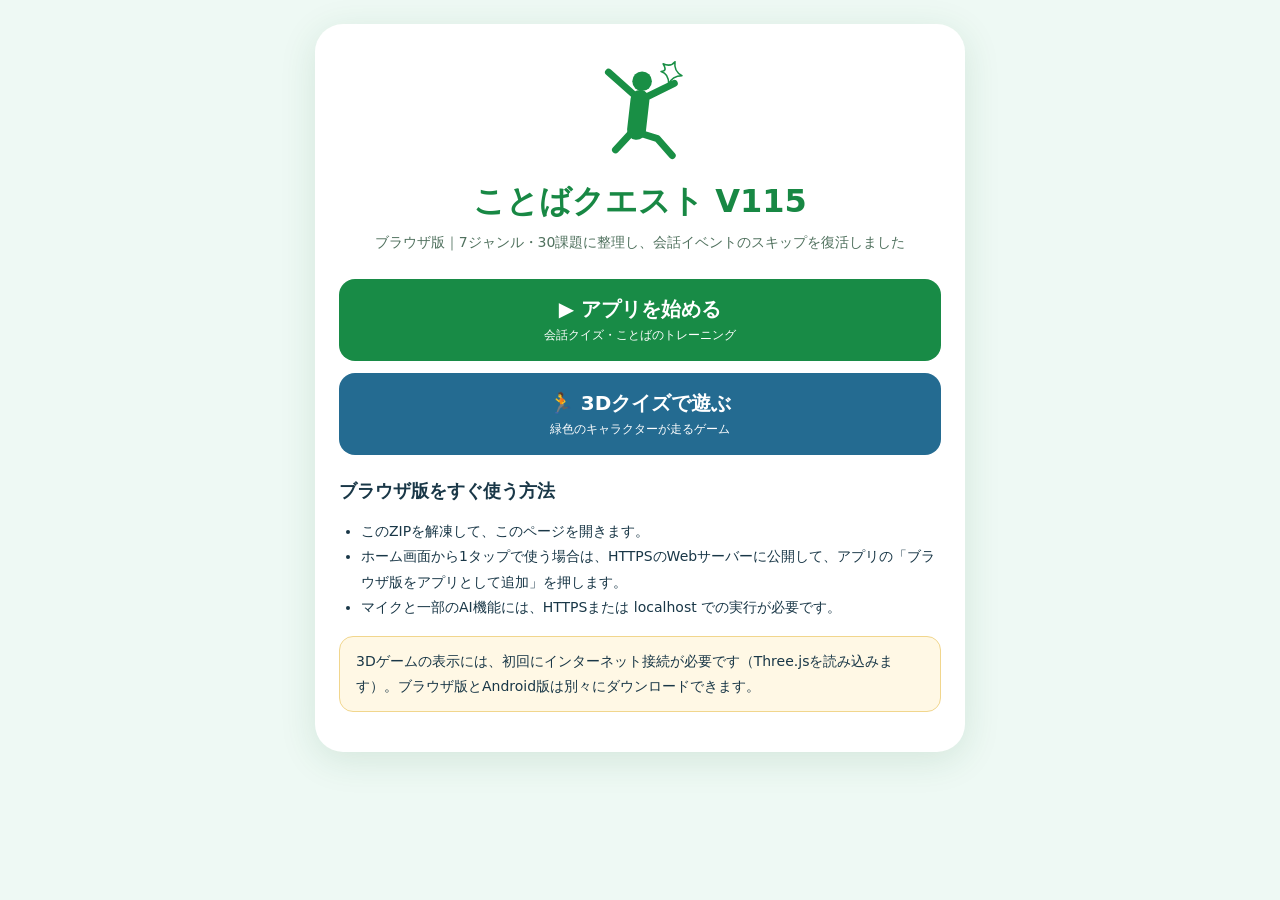
<file: START_HERE.html>
<!doctype html>
<html lang="ja">
<head>
 <meta charset="utf-8">
 <meta name="viewport" content="width=device-width,initial-scale=1">
 <title>ことばクエスト ブラウザ版 V115｜スタート</title>
 <style>
  :root{font-family:system-ui,-apple-system,"Noto Sans JP",sans-serif;color:#193747;background:#eef9f4}
  *{box-sizing:border-box}body{margin:0;padding:24px 16px}
  main{max-width:650px;margin:0 auto;background:white;border-radius:28px;padding:26px 24px;box-shadow:0 8px 36px #1e6a3a20}
  .logo{width:112px;height:112px;display:block;margin:4px auto 14px}
  h1{text-align:center;font-size:clamp(24px,5vw,32px);margin:0 0 6px;color:#188844}
  .lead{text-align:center;margin:4px 0 24px;color:#50715e}
  .download-link{display:block;padding:17px 18px;margin:12px 0;border-radius:16px;background:#188b46;color:white;text-decoration:none;font-size:20px;font-weight:800;text-align:center}
  .download-link.alt{background:#246b91}
  .download-link small{display:block;font-size:12px;font-weight:500;margin-top:4px}
  h2{font-size:18px;margin:24px 0 8px}p,li{font-size:14px;line-height:1.8}ul{padding-left:22px}
  .note{padding:12px 16px;border-radius:14px;background:#fff8e5;border:1px solid #f1d68d}
 </style>
</head>
<body>
<main>
 <svg class="logo" viewBox="0 0 160 160" role="img" aria-label="緑色のピクトグラムキャラクター">
  <g fill="none" stroke="#198f45" stroke-linecap="round" stroke-linejoin="round">
   <path stroke-width="10" d="M79 65L35 26M82 65L129 42M81 65L70 110L45 137M70 110L105 121L126 145"/>
   <path stroke-width="27" d="M80 65L75 109"/>
   <circle cx="83" cy="39" r="14" fill="#198f45" stroke="none"/>
   <path stroke-width="2.2" d="M113 14Q124 19 130 11Q128 25 140 31Q126 31 121 43Q121 28 110 25Q120 25 113 14Z"/>
  </g>
 </svg>
 <h1>ことばクエスト V115</h1>
 <p class="lead">ブラウザ版｜7ジャンル・30課題に整理し、会話イベントのスキップを復活しました</p>
 <a class="download-link" href="index.html#title">▶ アプリを始める<small>会話クイズ・ことばのトレーニング</small></a>
 <a class="download-link alt" href="pictogram-3d.html">🏃 3Dクイズで遊ぶ<small>緑色のキャラクターが走るゲーム</small></a>
 <h2>ブラウザ版をすぐ使う方法</h2>
 <ul>
  <li>このZIPを解凍して、このページを開きます。</li>
  <li>ホーム画面から1タップで使う場合は、HTTPSのWebサーバーに公開して、アプリの「ブラウザ版をアプリとして追加」を押します。</li>
  <li>マイクと一部のAI機能には、HTTPSまたは localhost での実行が必要です。</li>
 </ul>
 <p class="note">3Dゲームの表示には、初回にインターネット接続が必要です（Three.jsを読み込みます）。ブラウザ版とAndroid版は別々にダウンロードできます。</p>
</main>
</body>
</html>
</file>
<file: style.css>
/* ============================================================
   失語症トレーニング CSS
   ・文字を大きく
   ・ボタンを押しやすく
   ・ジャンル選択をカード型に
   ============================================================ */
* { box-sizing: border-box; }
body {
  margin: 0;
  font-family: -apple-system, BlinkMacSystemFont, "Noto Sans JP", "Yu Gothic", sans-serif;
  background: linear-gradient(135deg, #eef6ff, #f8fbff);
  color: #263238;
}
.app { max-width: 980px; margin: 0 auto; padding: 24px 16px 40px; }
header { text-align: center; padding: 18px 0; }
.badge {
  display: inline-block; padding: 7px 13px; border-radius: 999px;
  background: #e1f0ff; color: #1769aa; font-weight: 800; font-size: 14px;
}
h1 { font-size: clamp(30px, 6vw, 46px); margin: 12px 0 8px; }
header p { margin: 0; font-size: 17px; color: #607d8b; }
.screen { display: none; }
.screen.active { display: block; }
.card {
  background: #fff; border-radius: 22px; padding: 26px;
  margin: 16px 0; box-shadow: 0 8px 30px rgba(30, 80, 120, .10);
}
.intro { text-align: center; }
.intro h2 { font-size: 28px; margin-top: 4px; }
.intro p { font-size: 18px; line-height: 1.7; }

/* 4カテゴリ選択 */
.category-grid {
  display:grid; grid-template-columns:repeat(2,1fr); gap:14px; margin:20px 0 8px;
}
.category-card {
  min-height:168px; padding:20px; text-align:left; background:#f7fbff;
  border:3px solid #dceaf5; border-radius:18px; color:#263238; display:flex;
  flex-direction:column; gap:8px; cursor:pointer; box-shadow:0 3px 10px rgba(30,80,120,.05);
}
.category-card:hover, .category-card.selected { border-color:#64b5f6; background:#eef8ff; transform:translateY(-1px); }
.category-icon { font-size:42px; line-height:1; }
.category-name { font-size:22px; font-weight:900; }
.category-description { font-size:14px; line-height:1.55; color:#607d8b; }
.category-count { font-size:13px; font-weight:900; color:#1976d2; margin-top:auto; }

/* 課題セレクト */
.activity-select-label { display:block; text-align:left; margin:18px 0 8px; font-size:18px; font-weight:900; }
.activity-select {
  width:100%; margin:0; padding:14px 44px 14px 14px; border:3px solid #cfe0ec;
  border-radius:14px; font-size:19px; font-weight:800; background:#fff; color:#263238;
}
.activity-select:focus { outline:3px solid rgba(25,118,210,.12); border-color:#64b5f6; }
.activity-description-box {
  margin-top:10px; padding:13px 15px; border-radius:12px; background:#f7f9fb;
  color:#546e7a; line-height:1.6; min-height:48px; text-align:left;
}

button { border:0; border-radius:14px; cursor:pointer; font:inherit; font-weight:800; transition:transform .08s, opacity .2s; }
button:active { transform:scale(.98); }
button:disabled { cursor:default; opacity:.88; }
.primary { width:100%; padding:17px 20px; background:#1976d2; color:white; font-size:19px; margin-top:8px; }
.secondary { width:100%; padding:14px 20px; background:#edf2f5; color:#37474f; font-size:17px; margin-top:12px; }
.small { padding:9px 12px; background:#edf2f5; color:#455a64; font-size:14px; }
.topbar { display:flex; justify-content:space-between; align-items:center; gap:8px; margin:8px 0 14px; font-weight:800; color:#546e7a; flex-wrap:wrap; }
.topbar-title { font-size:18px; color:#263238; }
.quiz { text-align:center; }
.category-label { color:#1976d2; font-weight:900; font-size:15px; margin-bottom:4px; }
.question-label { font-size:25px; font-weight:900; margin-bottom:12px; }
.visual-area {
  width:min(330px, 80vw); height:230px; margin:0 auto 12px; display:grid;
  place-items:center; background:#f5f9fc; border-radius:20px; overflow:hidden;
}
.question-image { width:100%; height:100%; object-fit:contain; padding:12px; }
.emoji { width:100%; height:100%; display:grid; place-items:center; font-size:105px; }
.voice-controls { display:flex; justify-content:center; align-items:center; gap:10px; flex-wrap:wrap; margin:8px 0 14px; }
.voiceBtn { padding:11px 17px; background:#e3f2fd; color:#0d47a1; font-size:17px; }
.voiceStatus { min-height:24px; font-size:14px; color:#607d8b; }
.prompt-text {
  max-width:700px; margin:10px auto 14px; padding:15px 18px; border-radius:15px;
  background:#f7f9fb; font-size:25px; font-weight:900; line-height:1.55;
}
.instruction { font-size:17px; color:#546e7a; margin-bottom:8px; }
.hint { max-width:650px; margin:10px auto; padding:12px 16px; border-radius:12px; background:#fff7d6; color:#6d5500; font-size:18px; }
.hidden { display:none !important; }
.hintBtn { padding:9px 14px; background:#fff4c2; color:#6d5500; margin-bottom:18px; }
.answer-area { max-width:760px; margin:0 auto; }
.choices { display:grid; grid-template-columns:1fr 1fr; gap:13px; }
.choice {
  min-height:72px; padding:13px; background:#f5f8fa; color:#263238;
  border:3px solid #e1e9ee; font-size:22px;
}
.choice:hover { border-color:#90caf9; background:#eef7ff; }
.choice.correct { background:#e5f7e9; border-color:#43a047; color:#1b5e20; }
.choice.wrong { background:#ffebee; border-color:#e53935; color:#b71c1c; }
.feedback { min-height:48px; padding:14px 4px 2px; font-size:20px; font-weight:900; }
.feedback.ok { color:#2e7d32; }
.feedback.ng { color:#c62828; }

/* アナグラム */
.anagram-work { display:flex; flex-direction:column; gap:12px; align-items:center; }
.anagram-result { min-height:55px; width:100%; padding:14px; border:3px dashed #bbd3e5; border-radius:13px; font-size:24px; font-weight:900; background:#fbfdff; }
.token-grid { display:flex; gap:10px; justify-content:center; flex-wrap:wrap; }
.token { min-width:68px; min-height:62px; padding:10px 14px; background:#eef6ff; border:3px solid #b8d5ed; font-size:26px; }
.token:disabled { opacity:.35; }
.small-primary { width:auto; min-width:180px; margin-top:2px; }
.inline-btn { width:auto; margin-top:0; padding:12px 20px; }

.explanation code { background:#eef3f7; padding:2px 6px; border-radius:6px; font-family:ui-monospace, SFMono-Regular, Menlo, Consolas, monospace; }
.result { text-align:center; }
.result-icon { font-size:65px; }
.result h2 { font-size:30px; margin-bottom:4px; }
.result-title { color:#607d8b; font-weight:800; }
.big-score { font-size:52px; font-weight:900; margin:18px 0 4px; }
.rate { font-size:24px; font-weight:800; color:#1976d2; }
.result p { font-size:18px; line-height:1.7; }
ul { line-height:2; font-size:17px; }
footer { text-align:center; color:#78909c; font-size:12px; margin-top:24px; }
footer .creator { color:#455a64; font-size:15px; font-weight:800; margin-bottom:8px; }

@media (max-width:800px) {
  .category-grid { grid-template-columns:repeat(2,1fr); }
}
@media (max-width:600px) {
  .app { padding:12px 10px 28px; }
  .card { padding:20px 15px; border-radius:18px; }
  .category-grid { grid-template-columns:1fr; }
  .category-card { min-height:145px; }
  .choices { grid-template-columns:1fr; }
  .choice { min-height:64px; }
  .visual-area { width:min(290px,80vw); height:190px; }
  .emoji { font-size:90px; }
  .prompt-text { font-size:21px; }
  .topbar { justify-content:center; }
}


/* スマートフォン対応
   スマートフォンやタブレットの縦長画面でも押しやすいサイズになるようにします。 */
html {
  -webkit-text-size-adjust: 100%;
  text-size-adjust: 100%;
}
body {
  min-height: 100vh;
  padding-bottom: env(safe-area-inset-bottom);
}
button, select, input {
  touch-action: manipulation;
}
button {
  min-height: 48px;
}
.app {
  width: 100%;
}

/* iPhoneなどの小さい画面では2列→1列に変更 */
@media (max-width: 700px) {
  .app { padding: 12px 10px calc(30px + env(safe-area-inset-bottom)); }
  header { padding: 14px 4px 10px; }
  h1 { font-size: clamp(28px, 8vw, 38px); }
  header p { font-size: 15px; line-height: 1.6; }
  .card { padding: 18px 14px; border-radius: 18px; }
  .topbar { flex-wrap: wrap; }
  .choices { grid-template-columns: 1fr; }
  .choice { min-height: 58px; font-size: 20px; }
  .primary { font-size: 18px; padding: 15px 16px; }
  .question-label { font-size: 20px; }
  .emoji { width: min(200px, 72vw); height: 150px; font-size: 82px; }
  .hint { font-size: 16px; }
}

/* さらに小さいスマートフォン */
@media (max-width: 380px) {
  .app { padding-left: 8px; padding-right: 8px; }
  .settings { gap: 10px; }
  .choice { font-size: 18px; }
  .big-score { font-size: 42px; }
}

/* 横向き端末でも縦に伸びすぎないように調整 */
@media (orientation: landscape) and (max-height: 600px) {
  header { padding: 8px 0; }
  .card { margin: 10px 0; padding: 16px; }
  .emoji { height: 110px; }
}

/* 画像問題 */
.question-image {
  display: block;
  width: min(320px, 75vw);
  height: min(220px, 42vw);
  min-height: 150px;
  object-fit: contain;
  margin: 0 auto 14px;
  border-radius: 16px;
  background: #f5f9fc;
}


/* ============================================================
   記録・カレンダー
   ============================================================ */
.record-main-btn { width:100%; margin-top:14px; padding:15px 18px; background:#e8f3ff; color:#145a92; border:2px solid #b8d8f2; font-size:18px; }
.record-topbar { margin-bottom:18px; }
.month-label { font-size:18px; font-weight:900; color:#1976d2; }
.calendar-controls { display:flex; justify-content:center; gap:10px; margin:14px 0; flex-wrap:wrap; }
.calendar { display:grid; grid-template-columns:repeat(7,1fr); gap:6px; margin-top:10px; }
.calendar-weekday { text-align:center; font-weight:900; color:#607d8b; padding:7px 2px; font-size:14px; }
.calendar-day { position:relative; min-height:66px; padding:7px 3px; background:#f8fbfd; border:2px solid #e0e8ee; border-radius:12px; color:#263238; display:flex; flex-direction:column; align-items:center; justify-content:flex-start; gap:2px; }
.calendar-day:hover { border-color:#90caf9; background:#eef7ff; }
.calendar-day.selected { border-color:#1976d2; background:#e8f3ff; box-shadow:0 0 0 2px rgba(25,118,210,.08); }
.calendar-day.has-record { background:#f1faf3; border-color:#b7dfbe; }
.calendar-day.blank { background:transparent; border-color:transparent; pointer-events:none; }
.day-number { font-size:18px; font-weight:900; }
.day-check { font-size:16px; line-height:1; }
.day-count { font-size:12px; min-width:20px; padding:2px 6px; border-radius:999px; background:#1976d2; color:#fff; }
.calendar-legend { text-align:center; color:#607d8b; font-size:13px; margin-top:10px; }
.record-stats { display:grid; grid-template-columns:repeat(5,1fr); gap:8px; margin:14px 0 18px; }
.record-stat { background:#f7fbff; border:2px solid #e0eaf2; border-radius:14px; padding:11px 5px; text-align:center; }
.record-stat strong { display:block; font-size:25px; color:#1976d2; line-height:1.1; }
.record-stat span { font-size:13px; color:#607d8b; }
.record-stat small { display:block; margin-top:5px; color:#546e7a; font-weight:800; }
.day-record-list { display:flex; flex-direction:column; gap:9px; }
.day-record-item { background:#fafcff; border:2px solid #e1e9ee; border-radius:14px; padding:13px; display:flex; justify-content:space-between; gap:10px; align-items:center; }
.record-item-main { display:flex; flex-direction:column; gap:3px; min-width:0; }
.record-item-main strong { color:#1976d2; }
.record-item-main span { font-weight:800; overflow-wrap:anywhere; }
.record-item-meta { display:flex; gap:9px; flex-wrap:wrap; justify-content:flex-end; color:#546e7a; font-size:13px; font-weight:800; }
.no-record { padding:20px; text-align:center; background:#f7f9fb; border-radius:14px; color:#607d8b; }
.record-note-label { display:block; margin-top:20px; margin-bottom:7px; font-weight:900; font-size:17px; }
.record-note { width:100%; resize:vertical; border:2px solid #d7e3ec; border-radius:12px; padding:12px; font:inherit; line-height:1.6; }
.record-note:focus { outline:3px solid rgba(25,118,210,.12); border-color:#90caf9; }
.export-buttons { display:grid; grid-template-columns:1fr 1fr; gap:10px; margin-top:14px; }
.export-btn { margin-top:0; }
.danger-text { margin-top:16px; color:#b71c1c; background:#fff1f1; border:1px solid #f2c3c3; }
@media (max-width:700px){
  .calendar { gap:4px; }
  .calendar-day { min-height:58px; border-radius:10px; }
  .record-stats { grid-template-columns:repeat(3,1fr); }
  .day-record-item { flex-direction:column; align-items:flex-start; }
  .record-item-meta { justify-content:flex-start; }
  .export-buttons { grid-template-columns:1fr; }
}
@media (max-width:380px){ .record-stats { grid-template-columns:repeat(2,1fr); } .calendar-day{min-height:54px;} .day-number{font-size:16px;} }

/* 記録画面の追加調整 */
.month-stats { margin-top: 12px; }


/* ============================================================
   音読・音声認識テスト
   ============================================================ */
.voice-note-top { margin-top: 6px !important; color:#1976d2 !important; font-size:15px !important; }
.voice-test-panel { max-width:720px; margin:0 auto; padding:8px 0 2px; }
.voice-test-instruction { color:#546e7a; font-size:18px; font-weight:800; margin-bottom:10px; }
.voice-test-word {
  font-size:clamp(34px,8vw,58px); font-weight:900; line-height:1.35;
  padding:26px 16px; margin:0 auto 16px; border-radius:18px;
  background:#eef8ff; border:3px solid #b8d8f2; letter-spacing:.05em;
}
.voice-example-btn, .voice-start-btn {
  width:100%; padding:16px 18px; font-size:20px; margin-top:10px;
}
.voice-example-btn { background:#e3f2fd; color:#0d47a1; }
.voice-start-btn { background:#1976d2; color:#fff; }
.voice-start-btn:disabled { opacity:.7; }
.voice-test-status {
  min-height:54px; margin:14px 0 10px; padding:14px; border-radius:14px;
  background:#f5f8fa; font-size:19px; font-weight:900;
  display:flex; justify-content:center; align-items:center;
}
.voice-test-status.listening { background:#fff7d6; color:#6d5500; }
.voice-test-status.ok { background:#e5f7e9; color:#1b5e20; }
.voice-test-status.ng, .voice-test-status.error { background:#ffebee; color:#b71c1c; }
.voice-transcript-label { text-align:left; color:#607d8b; font-weight:900; margin:10px 0 6px; }
.voice-transcript {
  min-height:58px; padding:14px 16px; border:3px dashed #bbd3e5; border-radius:13px;
  background:#fbfdff; font-size:25px; font-weight:900; text-align:center;
}
.voice-transcript.ok { border-color:#43a047; background:#e5f7e9; color:#1b5e20; }
.voice-transcript.ng { border-color:#e53935; background:#ffebee; color:#b71c1c; }
.voice-test-note { margin-top:12px; color:#78909c; font-size:13px; line-height:1.6; text-align:left; }


/* ============================================================
   共通レスポンシブ / PWA
   PC・タブレット・スマートフォンで同じHTMLを利用
   ============================================================ */
html { -webkit-text-size-adjust: 100%; text-size-adjust: 100%; }
body { min-height: 100svh; overflow-x: hidden; }
.app { width: 100%; }
.platform-badge {
  width: fit-content; margin: 0 auto 4px; padding: 5px 10px; border-radius: 999px;
  background: #eef6ff; color: #1769aa; font-size: 12px; font-weight: 900;
}
.mobile-help {
  margin-top: 12px; text-align: left; background:#f7fafc; border:2px solid #e0eaf2;
  border-radius:14px; padding:10px 12px;
}
.mobile-help summary { cursor:pointer; font-weight:900; font-size:16px; min-height:44px; display:flex; align-items:center; }
.mobile-help-body { padding:6px 2px 2px; color:#546e7a; line-height:1.65; }
.mobile-help-body p { margin:8px 0; font-size:14px; }
.install-status { min-height:20px; margin-top:6px; font-size:13px; color:#607d8b; }
.install-pwa-btn { margin-top:10px; }
button, select, textarea, input { -webkit-tap-highlight-color: transparent; }
button { min-height:48px; }
select { min-height:48px; }

@media (pointer: coarse) {
  button { min-height:52px; }
  .small { min-height:46px; }
  .choice { min-height:66px; }
  .activity-select { min-height:54px; font-size:18px; }
}

@media (max-width: 700px) {
  .app { padding: 12px 10px calc(34px + env(safe-area-inset-bottom)); }
  header { padding: 12px 4px 8px; }
  header p { font-size: 15px; }
  .card { padding: 16px 13px; border-radius: 18px; }
  .category-grid { grid-template-columns: 1fr; gap:10px; }
  .category-card { min-height:128px; padding:16px; }
  .category-icon { font-size:36px; }
  .category-name { font-size:20px; }
  .category-description { font-size:13px; }
  .settings { display:grid; grid-template-columns:1fr; gap:10px; align-items:stretch; }
  .settings label { justify-content:space-between; }
  .settings select { width:100%; margin:6px 0 0; }
  .activity-select { padding:12px 40px 12px 12px; }
  .topbar { justify-content:center; }
  .topbar > button { width:100%; }
  .topbar-title { width:100%; text-align:center; }
  .voice-test-word { font-size:clamp(32px, 11vw, 52px); padding:22px 12px; }
  .voice-test-buttons { display:grid !important; grid-template-columns:1fr; }
  .record-stats { grid-template-columns: repeat(2, 1fr); }
  .calendar-day { min-height:60px; }
  .day-number { font-size:17px; }
  .export-buttons { grid-template-columns:1fr; }
  textarea.record-note { font-size:16px; }
}

@media (min-width: 701px) {
  .mobile-help { max-width:760px; margin-left:auto; margin-right:auto; }
}

@media (max-width: 380px) {
  .app { padding-left:8px; padding-right:8px; }
  .category-card { min-height:118px; }
  .record-stats { grid-template-columns:1fr 1fr; }
  .calendar-day { min-height:54px; }
}

@media (orientation: landscape) and (max-height: 600px) {
  .app { max-width:1100px; }
  header { padding:6px 0; }
  .card { margin:8px 0; }
  .visual-area { height:150px; }
}

/* ============================================================
   AI会話トレーニング
   ============================================================ */
.ai-conversation-panel {
  max-width: 760px;
  margin: 0 auto;
  padding: 18px;
  border: 3px solid #dfeaf5;
  border-radius: 20px;
  background: #fbfdff;
  text-align: left;
}
.ai-test-badge {
  display: inline-block;
  padding: 7px 12px;
  border-radius: 999px;
  background: #efe8ff;
  color: #5e35b1;
  font-weight: 900;
  font-size: 14px;
  margin-bottom: 12px;
}
.ai-scene-label,
.ai-partner-title,
.ai-response-label {
  font-size: 15px;
  font-weight: 900;
  color: #546e7a;
  margin-bottom: 7px;
}
.ai-scenario {
  font-size: 23px;
  font-weight: 900;
  padding: 12px 14px;
  background: #eef7ff;
  border-radius: 14px;
  margin-bottom: 12px;
}
.ai-goal-box,
.ai-hint-box {
  border-radius: 14px;
  padding: 12px 14px;
  margin: 10px 0;
  line-height: 1.7;
}
.ai-goal-box { background: #f1f8e9; color: #33691e; }
.ai-hint-box { background: #fff8dc; color: #6d5500; }
.ai-goal-box strong {
  display:block;
  margin-bottom: 3px;
}
.ai-partner-message {
  min-height: 86px;
  display:flex;
  align-items:center;
  padding: 18px;
  background: #ffffff;
  border: 3px solid #d8e7f1;
  border-radius: 18px;
  font-size: 24px;
  font-weight: 800;
  line-height: 1.6;
  margin-bottom: 14px;
}
.ai-response-input {
  width: 100%;
  box-sizing: border-box;
  resize: vertical;
  min-height: 90px;
  padding: 14px;
  border: 3px solid #d7e3ec;
  border-radius: 14px;
  font: inherit;
  font-size: 20px;
  line-height: 1.6;
  background: #fff;
}
.ai-response-input:focus {
  outline: 3px solid #bbdefb;
  border-color: #64b5f6;
}
.ai-response-buttons {
  display: grid;
  grid-template-columns: repeat(3, 1fr);
  gap: 10px;
  margin-top: 12px;
}
.ai-response-buttons button {
  min-height: 56px;
}
.ai-feedback {
  min-height: 54px;
  margin-top: 14px;
  padding: 14px;
  border-radius: 14px;
  background: #f7f9fb;
  font-size: 18px;
  line-height: 1.7;
}
.ai-note {
  margin-top: 12px;
  color: #78909c;
  font-size: 13px;
  line-height: 1.6;
}

@media (max-width: 700px) {
  .ai-conversation-panel { padding: 14px; }
  .ai-scenario { font-size: 20px; }
  .ai-partner-message { font-size: 21px; min-height: 74px; }
  .ai-response-input { font-size: 18px; }
  .ai-response-buttons { grid-template-columns: 1fr; }
}

/* ============================================================
   端末内AI会話トレーニング
   ============================================================ */
.local-ai-panel{max-width:900px;margin:0 auto;text-align:left;background:#f8fbff;border:3px solid #dceaf5;border-radius:20px;padding:18px}
.local-ai-badge{display:inline-block;padding:8px 12px;border-radius:999px;background:#ede7f6;color:#4a148c;font-weight:900;margin-bottom:12px}
.local-ai-info-grid{display:grid;grid-template-columns:1fr 1fr;gap:10px;margin-bottom:12px}
.local-ai-info-grid>div{background:#fff;border:2px solid #e1e9ee;border-radius:14px;padding:12px}
.local-ai-info-grid span{display:block;font-size:13px;color:#607d8b;margin-bottom:3px}.local-ai-info-grid strong{font-size:17px}
.local-ai-status{padding:12px 14px;border-radius:12px;background:#eef3f7;color:#455a64;margin-bottom:12px;font-weight:800;line-height:1.55}
.local-ai-status.loading{background:#fff7d6;color:#6d5500}.local-ai-status.ok{background:#e8f5e9;color:#1b5e20}.local-ai-status.error{background:#ffebee;color:#b71c1c}
.local-ai-controls{display:flex;gap:10px;flex-wrap:wrap;align-items:end;margin-bottom:14px}.local-ai-controls label{display:flex;flex-direction:column;gap:5px;min-width:260px}
.local-ai-controls select{margin:0}.local-ai-chat-log{min-height:220px;max-height:48vh;overflow:auto;padding:10px;border-radius:16px;background:#fff;border:2px solid #e1e9ee}
.local-ai-message{display:flex;flex-direction:column;margin:10px 0}.local-ai-message.user{align-items:flex-end}.local-ai-role{font-size:13px;color:#607d8b;font-weight:800;margin-bottom:3px}.local-ai-bubble{max-width:84%;padding:12px 15px;border-radius:16px;line-height:1.6;font-size:18px;white-space:pre-wrap;background:#eef6ff;border:2px solid #d7e9fb}.local-ai-message.user .local-ai-bubble{background:#e8f5e9;border-color:#c8e6c9}
.local-ai-streaming{min-height:24px;padding:7px 4px;color:#607d8b;font-style:italic}
.local-ai-input-row{display:grid;grid-template-columns:1fr auto;gap:10px;margin-top:8px}.local-ai-input{width:100%;padding:13px;border:2px solid #d7e3ec;border-radius:14px;font:inherit;font-size:18px;resize:vertical;min-height:88px}
.local-ai-button-column{display:flex;flex-direction:column;gap:8px;min-width:135px}.local-ai-footer-row{display:flex;justify-content:space-between;align-items:center;gap:10px;margin-top:10px;flex-wrap:wrap}.local-ai-footer-row>span{font-weight:900;color:#546e7a}.local-ai-footer-row .secondary{width:auto;margin-top:0;padding:12px 16px}
.local-ai-note{margin-top:12px;padding:10px 12px;border-radius:12px;background:#f1f8e9;color:#49612e;font-size:13px;line-height:1.6}
@media(max-width:700px){.local-ai-info-grid{grid-template-columns:1fr}.local-ai-input-row{grid-template-columns:1fr}.local-ai-button-column{display:grid;grid-template-columns:1fr 1fr 1fr;min-width:0}.local-ai-button-column button{width:100%}.local-ai-bubble{max-width:92%;font-size:17px}.local-ai-controls label{min-width:100%;}.local-ai-chat-log{min-height:180px;max-height:45vh}}

/* ============================================================
   音読・音声認識：見やすさ重視のアクセシブルUI
   失語症の方・障害のある方・高齢者・一般利用者を想定
   ============================================================ */
.voice-read-hide-default-visual { display: none !important; }
.voice-read-accessible-panel {
  max-width: 900px;
  margin: 0 auto;
  text-align: left;
}
.voice-read-progress {
  display: grid;
  grid-template-columns: 1fr auto 1fr auto 1fr auto 1fr;
  align-items: center;
  gap: 8px;
  margin: 0 0 18px;
  padding: 12px;
  border-radius: 18px;
  background: #f7fafc;
  border: 2px solid #e0e8ee;
}
.voice-read-step {
  min-width: 0;
  display: flex;
  align-items: center;
  justify-content: center;
  gap: 8px;
  padding: 8px 6px;
  border-radius: 12px;
  color: #78909c;
  font-size: 15px;
}
.voice-read-step span {
  width: 32px;
  height: 32px;
  border-radius: 50%;
  display: grid;
  place-items: center;
  background: #e8eef2;
  font-weight: 900;
}
.voice-read-step.active { color: #1565c0; background: #eef7ff; }
.voice-read-step.active span { background: #1976d2; color: #fff; }
.voice-read-arrow { color: #90a4ae; font-size: 20px; font-weight: 900; }
.voice-read-visual-card {
  display: grid;
  grid-template-columns: minmax(250px, 0.9fr) minmax(280px, 1.1fr);
  gap: 18px;
  align-items: stretch;
  padding: 18px;
  border-radius: 24px;
  background: #ffffff;
  border: 3px solid #dce7ee;
  box-shadow: 0 8px 24px rgba(30,80,120,.08);
}
.voice-read-image-box {
  min-height: 300px;
  display: grid;
  place-items: center;
  padding: 10px;
  border-radius: 20px;
  background: #f5f9fc;
  overflow: hidden;
}
.voice-read-image {
  width: 100%;
  height: 100%;
  max-height: 320px;
  object-fit: contain;
  border-radius: 16px;
}
.voice-read-image-emoji {
  font-size: 118px;
  line-height: 1;
}
.voice-read-word-box {
  min-height: 300px;
  display: flex;
  flex-direction: column;
  justify-content: center;
  align-items: center;
  text-align: center;
  padding: 18px;
}
.voice-read-small-label {
  color: #607d8b;
  font-size: 18px;
  font-weight: 800;
  margin-bottom: 12px;
}
.voice-read-target {
  font-size: clamp(42px, 6vw, 74px);
  line-height: 1.25;
  font-weight: 900;
  letter-spacing: .02em;
  color: #263238;
  overflow-wrap: anywhere;
}
.voice-read-easy-message {
  margin-top: 18px;
  padding: 10px 14px;
  border-radius: 999px;
  background: #eef7ff;
  color: #1565c0;
  font-size: 17px;
  font-weight: 800;
}
.voice-read-action-card,
.voice-read-result-card {
  margin-top: 16px;
  padding: 18px;
  border-radius: 20px;
  background: #fff;
  border: 3px solid #e0e8ee;
}
.voice-read-action-head {
  display: flex;
  align-items: center;
  gap: 12px;
  margin-bottom: 12px;
}
.voice-read-action-head > div { display: flex; flex-direction: column; gap: 2px; }
.voice-read-action-head strong { font-size: 21px; }
.voice-read-action-head small { color: #607d8b; font-size: 15px; }
.voice-read-action-number {
  width: 40px;
  height: 40px;
  flex: 0 0 auto;
  border-radius: 50%;
  display: grid;
  place-items: center;
  background: #1976d2;
  color: #fff;
  font-weight: 900;
  font-size: 19px;
}
.voice-read-example-btn {
  width: 100%;
  min-height: 64px;
  padding: 14px 18px;
  border-radius: 15px;
  background: #e3f2fd;
  color: #0d47a1;
  font-size: 21px;
  font-weight: 900;
}
.voice-read-mic-area { display: grid; grid-template-columns: 1fr auto; gap: 12px; align-items: stretch; }
.voice-read-mic-button {
  min-height: 118px;
  padding: 15px 18px;
  border-radius: 20px;
  border: 4px solid #1976d2;
  background: #eef7ff;
  color: #0d47a1;
  display: flex;
  align-items: center;
  justify-content: center;
  gap: 12px;
  flex-direction: column;
}
.voice-read-mic-button:hover { background: #e2f1ff; }
.voice-read-mic-button:active { transform: scale(.99); }
.voice-read-mic-icon { font-size: 42px; line-height: 1; }
.voice-read-mic-main { font-size: 22px; font-weight: 900; }
.voice-read-mic-sub { font-size: 14px; font-weight: 700; color: #547080; }
.voice-read-check-button {
  min-width: 150px;
  border-radius: 16px;
  padding: 12px;
  background: #f3f6f8;
  border: 2px solid #d7e3ec;
  color: #455a64;
  font-size: 16px;
  font-weight: 800;
}
.voice-read-status {
  margin-top: 12px;
  min-height: 60px;
  display: flex;
  align-items: center;
  padding: 13px 15px;
  border-radius: 14px;
  background: #f7f9fb;
  color: #455a64;
  font-size: 17px;
  font-weight: 800;
  line-height: 1.55;
}
.voice-read-status.listening { background: #fff8e1; color: #6d4c00; }
.voice-read-status.ok { background: #e8f5e9; color: #1b5e20; }
.voice-read-status.error,
.voice-read-status.ng { background: #ffebee; color: #b71c1c; }
.voice-read-mic-detail { margin-top: 8px; color: #78909c; font-size: 13px; line-height: 1.6; }
.voice-read-transcript {
  min-height: 95px;
  display: grid;
  place-items: center;
  text-align: center;
  padding: 18px;
  border: 3px dashed #bbd3e5;
  border-radius: 17px;
  background: #fbfdff;
  font-size: clamp(28px, 4vw, 44px);
  line-height: 1.35;
  font-weight: 900;
  overflow-wrap: anywhere;
}
.voice-read-transcript.ok { border-style: solid; border-color: #43a047; background: #e8f5e9; color: #1b5e20; }
.voice-read-transcript.ng { border-style: solid; border-color: #e53935; background: #ffebee; color: #b71c1c; }
.voice-read-judgement {
  margin-top: 12px;
  min-height: 48px;
  display: grid;
  place-items: center;
  padding: 10px 14px;
  border-radius: 13px;
  background: #f7f9fb;
  color: #607d8b;
  font-size: 19px;
  font-weight: 900;
  text-align: center;
}
.voice-read-judgement.ok { background: #e8f5e9; color: #1b5e20; }
.voice-read-judgement.ng { background: #ffebee; color: #b71c1c; }
.voice-read-support {
  margin-top: 14px;
  display: flex;
  gap: 10px;
  align-items: flex-start;
  padding: 14px 16px;
  border-radius: 14px;
  background: #fff8e1;
  color: #5f4b00;
  font-size: 16px;
  line-height: 1.6;
}
.voice-read-support > span { font-size: 24px; }

@media (max-width: 700px) {
  .voice-read-progress { grid-template-columns: repeat(4, 1fr); gap: 4px; }
  .voice-read-arrow { display:none; }
  .voice-read-step { flex-direction: column; font-size: 12px; padding: 7px 3px; }
  .voice-read-step span { width: 30px; height: 30px; }
  .voice-read-visual-card { grid-template-columns: 1fr; padding: 12px; }
  .voice-read-image-box { min-height: 220px; }
  .voice-read-word-box { min-height: 190px; padding: 10px; }
  .voice-read-target { font-size: clamp(40px, 11vw, 60px); }
  .voice-read-action-card, .voice-read-result-card { padding: 14px; }
  .voice-read-mic-area { grid-template-columns: 1fr; }
  .voice-read-check-button { min-height: 52px; }
}


/* ============================================================
   ことばクエスト専用デザイン
   大きな文字・ボタンで、敵・ハート・問題を見やすくします。
   ============================================================ */
/* ============================================================
   ことばクエスト Native UI v3
   目的：前バージョンの「見やすさ」を残しながら、
   タイトル・ジャンル選択・設定をスマホ/タブレット向けに再整理。
   縦向き・横向きの両方で使えるように、固定位置を避けた流動レイアウトにする。
   ============================================================ */
:root{
  --app-main:#1976d2;
  --app-main-dark:#0d57a5;
  --app-main-soft:#e8f4ff;
  --app-accent:#f4b51b;
  --app-bg:#eef7ff;
  --app-card:#ffffff;
  --app-text:#19324f;
  --app-muted:#68809a;
  --app-border:#cfe3f2;
  --app-shadow:0 8px 22px rgba(32,91,140,.10);
  --app-radius:20px;
}
body[data-theme="red"]{
  --app-main:#e04444;
  --app-main-dark:#a52222;
  --app-main-soft:#fff0f0;
  --app-accent:#f0b528;
  --app-bg:#fff4f4;
  --app-border:#f0cccc;
}
body[data-theme="yellow"]{
  --app-main:#e1aa14;
  --app-main-dark:#9a7105;
  --app-main-soft:#fff8dc;
  --app-accent:#e36a31;
  --app-bg:#fffbef;
  --app-border:#eadfb0;
}

html{height:100%;-webkit-text-size-adjust:100%;text-size-adjust:100%;}
body{
  min-height:100dvh;
  margin:0;
  overflow-x:hidden;
  background:
    radial-gradient(circle at 50% -10%, rgba(255,255,255,.95), transparent 42%),
    linear-gradient(180deg,var(--app-bg) 0%,#f7fbff 45%,#fff 100%);
  color:var(--app-text);
  font-family:-apple-system,BlinkMacSystemFont,"Noto Sans JP","Yu Gothic",sans-serif;
}
.app{
  width:100%;
  max-width:1040px;
  margin:0 auto;
  padding:14px 14px calc(24px + env(safe-area-inset-bottom));
}
.screen{display:none;}
.screen.active{display:block;}

/* ---------- 共通ヘッダー ---------- */
.screen-head{
  position:relative;
  display:grid;
  grid-template-columns:52px 1fr 52px;
  align-items:center;
  gap:8px;
  min-height:60px;
  margin:0 auto 12px;
  padding:4px 4px;
}
.screen-head-title{
  text-align:center;
  font-size:clamp(18px,3vw,23px);
  font-weight:900;
  color:var(--app-main-dark);
  white-space:nowrap;
  overflow:hidden;
  text-overflow:ellipsis;
}
.back-button,.head-icon-button{
  width:50px;
  min-height:50px;
  padding:0;
  display:grid;
  place-items:center;
  border:2px solid var(--app-border);
  border-radius:15px;
  background:rgba(255,255,255,.96);
  color:var(--app-main-dark);
  font-size:24px;
  box-shadow:0 4px 10px rgba(31,86,131,.08);
}
.head-icon-button{font-size:21px;}
.back-button:active,.head-icon-button:active{transform:scale(.97);}

/* ---------- タイトル画面 ---------- */
.title-screen.active{
  min-height:calc(100dvh - 38px);
  display:grid;
  place-items:center;
  align-content:center;
  gap:10px;
  padding:18px 10px 26px;
}
.title-screen{
  width:100%;
  max-width:900px;
  margin:0 auto;
}
.title-brand{
  display:inline-flex;
  align-items:center;
  justify-content:center;
  min-height:34px;
  padding:7px 15px;
  border-radius:999px;
  background:#fff;
  border:1px solid var(--app-border);
  color:var(--app-main-dark);
  font-size:15px;
  font-weight:900;
  letter-spacing:.04em;
  box-shadow:0 5px 14px rgba(28,89,138,.08);
}
.title-logo-wrap{
  width:clamp(126px,28vw,190px);
  aspect-ratio:1;
  display:grid;
  place-items:center;
  margin-top:2px;
  padding:7px;
  border-radius:34px;
  background:linear-gradient(145deg,#dff5ff,#fff);
  box-shadow:0 12px 30px rgba(26,104,161,.13);
}
.title-logo{
  width:100%;
  height:100%;
  object-fit:contain;
  border-radius:28px;
}
.title-name{
  margin:0;
  font-size:clamp(37px,8vw,64px);
  line-height:1;
  font-weight:1000;
  letter-spacing:-.045em;
  color:var(--app-main-dark);
  text-shadow:0 2px 0 rgba(255,255,255,.9);
}
.title-name span{color:var(--app-accent);}
.title-sub{
  margin:-2px 0 8px;
  color:var(--app-muted);
  text-align:center;
  font-size:clamp(13px,3vw,16px);
  font-weight:700;
  line-height:1.55;
}
.title-menu{
  width:min(100%,430px);
  display:grid;
  gap:11px;
  margin-top:2px;
}
.menu-button{
  width:100%;
  min-height:70px;
  padding:10px 16px;
  display:grid;
  grid-template-columns:50px 1fr;
  align-items:center;
  gap:10px;
  text-align:left;
  border:2px solid transparent;
  border-radius:18px;
  color:#fff;
  box-shadow:0 8px 18px rgba(24,94,145,.15);
}
.menu-button strong{display:block;font-size:20px;line-height:1.25;}
.menu-button small{display:block;margin-top:2px;font-size:12px;opacity:.92;line-height:1.3;font-weight:700;}
.menu-icon{
  width:42px;
  height:42px;
  display:grid;
  place-items:center;
  border-radius:14px;
  background:rgba(255,255,255,.18);
  font-size:22px;
}
.menu-primary{background:linear-gradient(135deg,var(--app-main),#1b91de);}
.menu-record{background:linear-gradient(135deg,#3d9b63,#50b982);}
.menu-settings{background:linear-gradient(135deg,#ed9b17,#f1bd31);}
.menu-dungeon{background:linear-gradient(135deg,#6337b8,#9060e8 58%,#c16dde);border-color:rgba(255,255,255,.2);}
.menu-dungeon .menu-icon{background:rgba(255,255,255,.22);}
.menu-dungeon:active{filter:brightness(.96);transform:translateY(1px);}
.music-mini{
  display:flex;
  align-items:center;
  justify-content:center;
  gap:9px;
  min-height:40px;
  padding:4px 10px;
  color:var(--app-muted);
  font-size:12px;
  font-weight:800;
}
.music-mini>span:first-child{font-size:18px;color:var(--app-main-dark);}
.mini-toggle{
  min-width:52px;
  min-height:38px;
  padding:0 12px;
  border:2px solid var(--app-border);
  border-radius:999px;
  background:#fff;
  color:var(--app-main-dark);
  font-size:12px;
}
.mini-toggle.off{color:#8a9aaa;background:#f2f5f7;}
.title-footer{margin:0;color:#8aa0b2;font-size:10px;text-align:center;}

/* ---------- ジャンル選択 ---------- */
#home .screen-head{margin-bottom:4px;}
.screen-intro{
  width:min(100%,820px);
  margin:0 auto 14px;
  padding:15px 16px;
  border:2px solid var(--app-border);
  border-radius:18px;
  background:rgba(255,255,255,.94);
  box-shadow:var(--app-shadow);
  text-align:center;
}
.screen-intro h2{
  margin:0;
  font-size:clamp(23px,4vw,31px);
  color:var(--app-main-dark);
  line-height:1.25;
}
.screen-intro p{
  margin:6px 0 0;
  font-size:13px;
  color:var(--app-muted);
  line-height:1.55;
}
.category-grid{
  width:min(100%,900px);
  margin:0 auto;
  display:grid;
  grid-template-columns:repeat(2,minmax(0,1fr));
  gap:12px;
}
.category-card{
  min-height:146px;
  padding:15px;
  display:grid;
  grid-template-columns:54px 1fr;
  grid-template-rows:auto auto auto 1fr auto;
  column-gap:11px;
  text-align:left;
  border:2px solid var(--app-border);
  border-radius:19px;
  background:#fff;
  color:var(--app-text);
  box-shadow:var(--app-shadow);
  cursor:pointer;
  transition:transform .08s ease,border-color .15s ease,background .15s ease;
}
.category-card:active{transform:translateY(1px);}
.category-card:hover,.category-card:focus-visible{
  border-color:var(--app-main);
  background:var(--app-main-soft);
  outline:none;
}
.category-icon{
  grid-row:1/6;
  width:54px;
  height:54px;
  display:grid;
  place-items:center;
  border-radius:17px;
  background:linear-gradient(145deg,#e9f7ff,#d4efff);
  font-size:29px;
}
.category-name{
  align-self:end;
  font-size:clamp(16px,2.5vw,21px);
  font-weight:900;
  color:var(--app-main-dark);
  line-height:1.3;
}
.category-description{
  margin-top:4px;
  font-size:12px;
  line-height:1.55;
  color:var(--app-muted);
}
.category-count{
  align-self:end;
  margin-top:7px;
  font-size:11px;
  font-weight:900;
  color:#2e8b67;
}
/* V115.1: ジャンル・課題に関連する練習分野の説明 */
.training-needs-notice{width:min(100%,900px);margin:0 auto 14px;padding:12px 15px;border:1px solid #b9dce8;border-radius:15px;background:#f1faff;color:#194a5c}
.training-needs-notice>strong{font-size:14px}
.training-needs-notice>p{margin:5px 0 8px;font-size:12px;line-height:1.65}
.training-needs-guide{font-size:12px;line-height:1.6}
.training-needs-guide summary{cursor:pointer;font-weight:800;text-decoration:underline;text-underline-offset:2px}
.training-needs-guide-items{display:grid;grid-template-columns:repeat(2,minmax(0,1fr));gap:7px;margin:10px 0 3px}
.training-need-explanation{padding:9px 11px;background:white;border:1px solid #d4e7ee;border-radius:10px;display:flex;flex-direction:column;gap:3px}
.training-need-explanation strong{font-size:12px;color:#225c76}
.training-need-explanation span{font-size:11px;line-height:1.55}
.category-needs,.activity-card-needs{display:flex;flex-wrap:wrap;gap:4px;margin-top:8px;min-width:0}
.training-need-badge{font-size:10px;line-height:1.35;padding:4px 7px;border-radius:999px;background:#e5f4e9;color:#146043;border:1px solid #bdddc9;font-weight:800;white-space:normal}
.category-needs{align-self:start}
.activity-card-focus{display:block;margin-top:6px;font-size:12px;line-height:1.45;color:#306e7d}
.activity-card-needs{margin-top:7px}
@media(max-width:560px){.training-needs-guide-items{grid-template-columns:1fr}.training-needs-notice{padding:10px 12px}.training-need-badge{font-size:10px}}

/* 選択後の課題カード */
.activity-panel-native{
  width:min(100%,900px);
  margin:0 auto;
  padding:14px;
  border:2px solid var(--app-border);
  border-radius:19px;
  background:rgba(255,255,255,.96);
  box-shadow:var(--app-shadow);
}
.activity-head{
  display:grid;
  grid-template-columns:50px 1fr;
  gap:10px;
  align-items:center;
}
.activity-head-icon{font-size:30px;line-height:1;}
.activity-head h3{margin:2px 0 0;font-size:21px;color:var(--app-main-dark);}
.muted{margin:7px 2px 12px;color:var(--app-muted);line-height:1.55;font-size:13px;}
.activity-grid{display:grid;grid-template-columns:repeat(2,minmax(0,1fr));gap:10px;}
.activity-card-native{
  min-height:70px;
  padding:10px 12px;
  display:grid;
  grid-template-columns:42px 1fr 24px;
  gap:8px;
  align-items:center;
  text-align:left;
  border:2px solid #d8e8f3;
  border-radius:15px;
  background:#fbfdff;
  color:var(--app-text);
}
.activity-card-native:hover,.activity-card-native:focus-visible{border-color:var(--app-main);background:var(--app-main-soft);outline:none;}
.activity-card-icon{width:38px;height:38px;display:grid;place-items:center;border-radius:12px;background:#e8f5ff;color:var(--app-main-dark);font-size:17px;}
.activity-card-text strong{display:block;font-size:15px;line-height:1.35;color:var(--app-main-dark);}
.activity-card-text small{display:block;margin-top:2px;font-size:11px;line-height:1.4;color:var(--app-muted);}
.activity-card-arrow{font-size:26px;color:#8aa8c0;text-align:center;}
.compat-hidden{display:none !important;}
.activity-panel-native .back-button{align-self:start;}

/* ---------- トレーニング ---------- */
#game .quiz-card,
#result .result-card,
#records .records-card,
#settings .settings-panel{
  width:min(100%,900px);
  margin-left:auto;
  margin-right:auto;
  border:2px solid var(--app-border);
  background:#fff;
  border-radius:20px;
  box-shadow:var(--app-shadow);
}
#game .quiz-card{padding:18px;}
#game .game-head{margin-bottom:3px;}
.head-status{display:flex;justify-content:flex-end;gap:8px;font-size:12px;color:var(--app-muted);font-weight:900;}
.head-status span{padding:7px 9px;border-radius:999px;background:var(--app-main-soft);white-space:nowrap;}
#game .visual-area{background:#f6fbff;border:2px solid #e2edf4;}
#game .prompt-text{background:var(--app-main-soft);color:var(--app-main-dark);}
#game .choice{min-height:70px;border-radius:16px;}
#game .primary-button{background:var(--app-main);}

/* ---------- 結果 ---------- */
#result .result-card{padding:22px 18px;text-align:center;}
.result-actions{display:grid;grid-template-columns:1fr;gap:9px;}

/* ---------- 記録 ---------- */
#records .records-card{padding:16px;}
.record-month-row{display:grid;grid-template-columns:50px 1fr 60px 50px;gap:7px;align-items:center;}
.record-month-row strong{text-align:center;color:var(--app-main-dark);font-size:18px;}
.small-button{min-height:46px;padding:0 8px;border:2px solid var(--app-border);border-radius:12px;background:#fff;color:var(--app-main-dark);font-weight:900;}
#exportDayBtn,#exportMonthBtn{background:var(--app-main);}

/* ---------- 設定 ---------- */
#settings .settings-panel{
  padding:16px;
  margin-bottom:11px;
}
#settings .settings-panel h3{margin:0 0 5px;color:var(--app-main-dark);font-size:20px;}
#settings .settings-sub,#settings .settings-status{color:var(--app-muted);font-size:12px;line-height:1.55;margin:4px 0 10px;}
.range-row{display:grid;grid-template-columns:1fr 66px;gap:10px;align-items:center;}
.range-row input[type="range"]{width:100%;accent-color:var(--app-main);}
.range-row output{font-weight:900;color:var(--app-main-dark);text-align:right;}
.theme-choices{display:grid;grid-template-columns:repeat(3,1fr);gap:9px;margin-top:9px;}
.theme-choice{min-height:64px;border:2px solid var(--app-border);border-radius:15px;background:#fff;color:#304c63;font-weight:900;}
.theme-choice span{display:block;width:24px;height:24px;margin:0 auto 5px;border-radius:50%;border:2px solid rgba(0,0,0,.08);}
.theme-choice.blue span{background:#1976d2;}.theme-choice.red span{background:#e04444;}.theme-choice.yellow span{background:#e1aa14;}
.theme-choice.selected{border-color:var(--app-main);box-shadow:0 0 0 3px rgba(25,118,210,.08);background:var(--app-main-soft);}
.switch-row,.setting-select-row{display:flex;align-items:center;justify-content:space-between;gap:12px;min-height:52px;padding:8px 0;font-size:14px;font-weight:800;border-bottom:1px solid #edf2f5;}
.setting-select-row:last-child,.switch-row:last-child{border-bottom:0;}
.switch-row input{width:24px;height:24px;accent-color:var(--app-main);flex:0 0 auto;}
.setting-select-row select{min-width:120px;border:2px solid var(--app-border);border-radius:11px;padding:8px 10px;background:#fff;font-size:15px;}
#micPermissionBtn,#aiStartBtn{background:var(--app-main);}
.outline-button{border:2px solid var(--app-border);background:#fff;color:var(--app-main-dark);}

/* ---------- タッチ端末向けタップ領域 ---------- */
button,select,input,textarea{touch-action:manipulation;}
button{min-height:48px;}

/* ---------- 縦向き：スマートフォン ---------- */
@media (max-width:760px){
  .app{padding-left:10px;padding-right:10px;}
  .screen-head{grid-template-columns:48px 1fr 48px;min-height:56px;}
  .back-button,.head-icon-button{width:46px;min-height:46px;}
  .title-screen.active{padding-top:12px;}
  .title-logo-wrap{width:clamp(112px,31vw,160px);border-radius:28px;}
  .title-logo{border-radius:23px;}
  .title-name{font-size:clamp(35px,9vw,48px);}
  .menu-button{min-height:66px;}
  .menu-button strong{font-size:18px;}
  .category-grid{gap:10px;}
  .category-card{min-height:136px;padding:13px;grid-template-columns:48px 1fr;column-gap:9px;}
  .category-icon{width:48px;height:48px;border-radius:15px;font-size:25px;}
  .category-name{font-size:16px;}
  .category-description{font-size:11px;}
  .category-count{font-size:10px;}
  .activity-grid{grid-template-columns:1fr;}
  .head-status{gap:5px;font-size:10px;}
}

@media (max-width:430px){
  .category-grid{grid-template-columns:1fr;max-width:520px;}
  .category-card{min-height:112px;grid-template-columns:50px 1fr;}
  .category-icon{width:50px;height:50px;}
  .screen-intro{padding:13px 12px;}
  .screen-intro h2{font-size:22px;}
  .screen-intro p{font-size:12px;}
  .title-logo-wrap{width:125px;}
  .title-menu{max-width:380px;}
  .menu-button{grid-template-columns:46px 1fr;min-height:64px;padding:9px 12px;}
  .menu-icon{width:38px;height:38px;font-size:20px;}
  .menu-button strong{font-size:17px;}
  .menu-button small{font-size:10px;}
  .record-month-row{grid-template-columns:46px 1fr 56px 46px;}
}

/* ---------- 横向き：横長スマホ / タブレット ---------- */
@media (orientation:landscape){
  body{background:
    radial-gradient(circle at 25% 0%,rgba(255,255,255,.98),transparent 44%),
    linear-gradient(135deg,var(--app-bg),#f8fbff 60%,#fff);
  }
  .app{max-width:1180px;padding-top:10px;}
  .title-screen.active{
    min-height:calc(100dvh - 20px);
    grid-template-columns:minmax(260px,.86fr) minmax(320px,1.14fr);
    grid-template-rows:auto auto auto auto auto;
    column-gap:clamp(22px,5vw,70px);
    align-content:center;
    justify-content:center;
  }
  .title-brand{grid-column:1;grid-row:1;justify-self:center;}
  .title-logo-wrap{grid-column:1;grid-row:2/5;width:clamp(150px,23vh,220px);}
  .title-name{grid-column:2;grid-row:1;font-size:clamp(40px,7vw,62px);align-self:end;}
  .title-sub{grid-column:2;grid-row:2;align-self:start;margin:0 0 4px;}
  .title-menu{grid-column:2;grid-row:3;width:min(100%,430px);align-self:start;}
  .music-mini{grid-column:2;grid-row:4;justify-self:center;}
  .title-footer{grid-column:2;grid-row:5;}
  .screen-intro{max-width:900px;margin-bottom:12px;}
  .category-grid{grid-template-columns:repeat(3,minmax(0,1fr));max-width:1060px;}
  .category-card{min-height:132px;}
  .activity-grid{grid-template-columns:repeat(2,minmax(0,1fr));}
  #game .quiz-card{max-width:980px;}
  #records .records-card,#settings .settings-panel,#result .result-card{max-width:980px;}
}

/* 横向きで高さが少ないときは余白を圧縮 */
@media (orientation:landscape) and (max-height:620px){
  .app{padding-top:4px;padding-bottom:10px;}
  .title-screen.active{column-gap:28px;}
  .title-logo-wrap{width:clamp(118px,29vh,170px);}
  .title-menu{gap:7px;}
  .menu-button{min-height:56px;}
  .menu-button strong{font-size:16px;}
  .menu-button small{font-size:10px;}
  .menu-icon{width:34px;height:34px;}
  .music-mini{min-height:32px;}
}

/* タブレット横向き：カードを大きく、空白を確保 */
@media (min-width:900px) and (orientation:landscape){
  .category-card{min-height:148px;padding:17px;}
  .category-name{font-size:20px;}
  .category-description{font-size:12px;}
  .category-icon{width:58px;height:58px;font-size:31px;}
}

/* ブラウザ版では、端末幅に合わせて以下の共通レスポンシブ調整を適用します。 */

/* ============================================================
   v1.3.1 title screen: animated polka-dot background
   ============================================================ */
.title-screen{
  position:relative;
  isolation:isolate;
  overflow:hidden;
  background:linear-gradient(145deg,#f7fbff 0%,#eef7ff 46%,#fff9ef 100%);
}
.title-bubble-field{position:absolute;inset:0;overflow:hidden;pointer-events:none;z-index:-1}
.title-bubble{position:absolute;display:block;border-radius:50%;opacity:.55;filter:blur(.1px);background:radial-gradient(circle at 30% 28%,rgba(255,255,255,.95) 0 16%,rgba(255,255,255,.35) 18%,rgba(25,118,210,.18) 52%,rgba(25,118,210,0) 72%);animation:titleBubbleFloat 9s ease-in-out infinite alternate;will-change:transform}
.title-bubble:nth-child(even){animation-duration:12s}
.b1{width:82px;height:82px;left:4%;top:9%;animation-delay:-2s}.b2{width:40px;height:40px;left:17%;top:24%;animation-delay:-6s}.b3{width:120px;height:120px;left:1%;bottom:4%;animation-delay:-1s}.b4{width:54px;height:54px;left:28%;top:4%;animation-delay:-4s}.b5{width:68px;height:68px;right:21%;top:6%;animation-delay:-7s}.b6{width:104px;height:104px;right:3%;top:18%;animation-delay:-3s}.b7{width:46px;height:46px;right:12%;top:43%;animation-delay:-9s}.b8{width:136px;height:136px;right:-3%;bottom:2%;animation-delay:-5s}.b9{width:58px;height:58px;left:42%;bottom:5%;animation-delay:-8s}.b10{width:92px;height:92px;left:13%;bottom:20%;animation-delay:-3s}.b11{width:34px;height:34px;right:32%;top:25%;animation-delay:-10s}.b12{width:72px;height:72px;left:55%;top:2%;animation-delay:-6s}
@keyframes titleBubbleFloat{0%{transform:translate3d(0,0,0) scale(1)}50%{transform:translate3d(10px,-16px,0) scale(1.05)}100%{transform:translate3d(-8px,-34px,0) scale(.96)}}
@media (prefers-reduced-motion:reduce){.title-bubble{animation:none}}
.title-logo-wrap{display:grid;place-items:center;position:relative}
.title-mark{position:relative;width:clamp(108px,18vw,150px);aspect-ratio:1;border-radius:34% 38% 44% 42%;background:linear-gradient(135deg,#2d86d8,#62b3ef);box-shadow:0 16px 32px rgba(25,118,210,.18);transform:rotate(-4deg);display:grid;place-items:center;overflow:visible}
.title-mark::after{content:"";position:absolute;right:-4px;bottom:8px;width:38px;height:38px;border-radius:5px 70% 70% 70%;background:#4aa2e6;transform:rotate(28deg)}
.title-mark-letter{position:relative;z-index:2;font-size:clamp(42px,8vw,64px);font-weight:1000;color:#fff;line-height:1;transform:rotate(4deg);text-shadow:0 3px 0 rgba(0,0,0,.05)}
.title-mark-dot{position:absolute;border-radius:50%;background:#fff;opacity:.95;z-index:2}.dot-a{width:12px;height:12px;top:19%;left:22%}.dot-b{width:18px;height:18px;top:28%;right:16%}.dot-c{width:9px;height:9px;bottom:17%;left:26%}.title-mark-spark{position:absolute;z-index:3;right:11%;top:7%;font-size:24px;color:#fff;transform:rotate(10deg)}
.title-menu{position:relative;z-index:2}
.title-menu .menu-button{min-height:72px;border-radius:22px;padding:14px 18px;box-shadow:0 8px 22px rgba(56,93,122,.09)}
@media (max-width:720px){
  .title-screen.active{min-height:100svh;padding:22px 14px 28px;display:flex;flex-direction:column;justify-content:center;gap:12px}
  .title-brand{margin-top:0;font-size:14px}
  .title-logo-wrap{width:100%;margin:0 0 2px}.title-mark{width:108px}
  .title-name{margin:0;font-size:clamp(34px,10vw,46px)}
  .title-sub{font-size:12px;margin:0 0 8px}
  .title-menu{width:min(100%,430px);margin:0 auto;display:grid;gap:10px}
  .title-menu .menu-button{min-height:76px;padding:13px 15px}
  .title-footer{margin-top:2px}
}
@media (min-width:721px){
  .title-screen.active{min-height:100svh;padding:28px 28px 30px;display:grid;grid-template-columns:minmax(180px,260px) minmax(320px,560px);grid-template-rows:auto auto auto auto 1fr;justify-content:center;align-content:center;column-gap:52px;row-gap:8px}
  .title-bubble-field{inset:-12%}
  .title-brand{grid-column:1 / -1;grid-row:1;text-align:center;margin:0 0 8px}
  .title-logo-wrap{grid-column:1;grid-row:2 / 5;align-self:center}.title-name{grid-column:2;grid-row:2;align-self:end}.title-sub{grid-column:2;grid-row:3;align-self:start}.title-menu{grid-column:2;grid-row:4;align-self:start}.music-mini{grid-column:2;grid-row:5;align-self:start}.title-footer{grid-column:1 / -1;grid-row:6;align-self:end}
}

body[data-theme="red"] .title-bubble{background:radial-gradient(circle at 30% 28%,rgba(255,255,255,.95) 0 16%,rgba(255,255,255,.35) 18%,rgba(224,68,68,.20) 52%,rgba(224,68,68,0) 72%)}
body[data-theme="yellow"] .title-bubble{background:radial-gradient(circle at 30% 28%,rgba(255,255,255,.95) 0 16%,rgba(255,255,255,.35) 18%,rgba(225,170,20,.22) 52%,rgba(225,170,20,0) 72%)}

/* ============================================================
   v1.3.2 タイトル背景：確実に動くドット＆水玉アニメーション
   低速端末でも状態が分かるゆっくりした動き
   ============================================================ */
.title-screen.active { overflow-x: hidden; overflow-y: auto; }
.title-bubble-field { transform: translateZ(0); }
.title-bubble-field::before {
  content: "";
  position: absolute;
  inset: -22%;
  pointer-events: none;
  opacity: .42;
  background-image: radial-gradient(circle, rgba(25,118,210,.15) 0 5px, transparent 6px);
  background-size: 42px 42px;
  animation: titleDotDrift 18s linear infinite;
  will-change: background-position, transform;
}
.title-bubble-field::after {
  content: "";
  position: absolute;
  inset: -28%;
  pointer-events: none;
  opacity: .26;
  background:
    radial-gradient(circle at 20% 30%, rgba(255,194,85,.18), transparent 22%),
    radial-gradient(circle at 78% 55%, rgba(93,182,255,.20), transparent 25%),
    radial-gradient(circle at 48% 82%, rgba(255,138,175,.12), transparent 22%);
  animation: titleGlowDrift 24s ease-in-out infinite alternate;
  will-change: transform;
}
.title-bubble {
  animation-name: titleBubbleFloatWide;
  animation-timing-function: ease-in-out;
  animation-iteration-count: infinite;
  animation-direction: alternate;
}
@keyframes titleDotDrift {
  0%   { background-position: 0 0; transform: translate3d(0,0,0); }
  100% { background-position: 168px 112px; transform: translate3d(-18px,-12px,0); }
}
@keyframes titleGlowDrift {
  0%   { transform: translate3d(-3%, 1%, 0) scale(1); }
  50%  { transform: translate3d(2%, -2%, 0) scale(1.04); }
  100% { transform: translate3d(4%, 2%, 0) scale(1.08); }
}
@keyframes titleBubbleFloatWide {
  0%   { transform: translate3d(0,24px,0) scale(.94) rotate(-2deg); }
  25%  { transform: translate3d(34px,-8px,0) scale(1.03) rotate(2deg); }
  50%  { transform: translate3d(-22px,-34px,0) scale(1.08) rotate(-1deg); }
  75%  { transform: translate3d(18px,-58px,0) scale(.99) rotate(2deg); }
  100% { transform: translate3d(-34px,-86px,0) scale(.92) rotate(-2deg); }
}
/* 「動かない」原因になりやすい reduced-motion 上書きをしません。 */

/* タイトル画面の縦向きは余白を広く取り、押しやすくする */
@media (max-width:760px) and (orientation:portrait){
  .title-screen.active{align-content:center; padding-top:18px; padding-bottom:28px;}
}

/* モーラ課題：答えをタップして選べる、見やすい専用画面 */
.mora-practice{display:flex;flex-direction:column;gap:14px;width:100%;}
.mora-word-card{background:var(--card-bg,#fff);border-radius:20px;padding:20px 18px;text-align:center;box-shadow:0 6px 18px rgba(0,0,0,.07);border:2px solid rgba(0,0,0,.05);}
.mora-small-label{font-size:14px;font-weight:700;opacity:.72;margin-bottom:6px;}
.mora-word{font-size:clamp(34px,7vw,56px);font-weight:800;letter-spacing:.15em;line-height:1.25;}
.mora-help{font-size:15px;margin-top:8px;opacity:.72;}
.mora-choice-title{text-align:center;font-size:20px;font-weight:800;}
.mora-choices{display:grid;grid-template-columns:repeat(2,minmax(0,1fr));gap:12px;}
.mora-choice{min-height:64px!important;font-size:22px!important;font-weight:800!important;}
.mora-tip{font-size:14px;padding:12px 14px;border-radius:14px;background:rgba(0,0,0,.035);line-height:1.6;}
@media(max-width:520px){.mora-choices{grid-template-columns:1fr;}.mora-choice{min-height:62px!important;}}

/* モーラ：手拍子＋拍数選択 */
.mora-practice-v2{display:flex;flex-direction:column;gap:14px;width:100%;max-width:760px;margin:0 auto;}
.mora-step-card{display:flex;flex-direction:column;gap:4px;background:var(--card-bg,#fff);border-radius:18px;padding:16px 18px;border:2px solid rgba(0,0,0,.06);font-size:16px;}
.mora-step-card strong{font-size:19px;}.mora-step-card span{opacity:.78;line-height:1.55;}
.mora-word-card-v2{background:var(--card-bg,#fff);border-radius:22px;padding:22px 16px;text-align:center;box-shadow:0 6px 18px rgba(0,0,0,.07);border:2px solid rgba(0,0,0,.05);}
.mora-small-label{font-size:14px;font-weight:700;opacity:.72;margin-bottom:8px;}
.mora-word-separated{display:flex;align-items:center;justify-content:center;gap:8px;flex-wrap:wrap;font-size:clamp(28px,7vw,52px);font-weight:800;line-height:1.2;letter-spacing:0;}
.mora-beat-dot{width:52px;height:52px;border-radius:50%;display:inline-flex;align-items:center;justify-content:center;background:rgba(72,112,180,.10);border:3px solid rgba(72,112,180,.25);transition:transform .12s ease,background .12s ease,border-color .12s ease;}
.mora-beat-dot.hit{background:rgba(72,112,180,.25);border-color:rgba(72,112,180,.65);transform:scale(1.05);}.mora-beat-arrow{font-size:23px;opacity:.45;}
.mora-help{font-size:15px;margin-top:12px;opacity:.72;}.mora-counter{display:flex;flex-direction:column;align-items:center;justify-content:center;min-height:112px;border-radius:20px;background:rgba(0,0,0,.035);}.mora-counter-number{font-size:50px;font-weight:900;line-height:1;}
.mora-button-row{display:grid;grid-template-columns:1fr 1fr;gap:12px;}.mora-action,.mora-mic-button{min-height:68px;border:none;border-radius:18px;font-size:18px;font-weight:800;cursor:pointer;padding:12px 16px;}.mora-action.primary{background:var(--primary,#356bc5);color:#fff;}.mora-action.secondary{background:rgba(0,0,0,.08);color:inherit;}.mora-action.check{background:rgba(55,145,92,.12);border:2px solid rgba(55,145,92,.28);}
.mora-action:disabled,.mora-mic-button:disabled{opacity:.45;cursor:not-allowed;}.mora-status{min-height:52px;padding:12px 14px;border-radius:14px;background:rgba(0,0,0,.035);font-weight:700;line-height:1.5;text-align:center;}.mora-status.listening{background:rgba(60,110,200,.10);}.mora-status.ok{background:rgba(55,145,92,.12);color:#24633d;}.mora-status.ng,.mora-status.error{background:rgba(190,72,72,.10);color:#8a3333;}.mora-mic-button{background:var(--primary,#356bc5);color:#fff;width:100%;font-size:20px;}.mora-mic-result{min-height:54px;border:2px solid rgba(0,0,0,.08);border-radius:14px;display:flex;align-items:center;justify-content:center;padding:10px;font-size:20px;font-weight:800;background:#fff;}.mora-step-card-second{margin-top:4px;}.mora-tip{font-size:14px;padding:12px 14px;border-radius:14px;background:rgba(0,0,0,.035);line-height:1.6;}@media(max-width:560px){.mora-button-row{grid-template-columns:1fr;}.mora-beat-dot{width:46px;height:46px;}.mora-word-separated{gap:5px;}.mora-beat-arrow{font-size:18px;}}


/* 追加モード：朗読・想起クイズ */
.additional-mode-section{margin-top:22px;padding:0 2px}.additional-mode-kicker{font-weight:800;font-size:13px;letter-spacing:.08em;color:var(--muted,#5f6b7a);margin-bottom:8px}.additional-mode-card{width:100%;display:grid;grid-template-columns:52px 1fr 30px;gap:14px;align-items:center;text-align:left;padding:18px;border:2px solid rgba(25,118,210,.18);border-radius:20px;background:#fff;box-shadow:0 8px 22px rgba(0,0,0,.06);min-height:92px;cursor:pointer}.additional-mode-card:active{transform:scale(.99)}.additional-mode-icon{width:52px;height:52px;display:grid;place-items:center;border-radius:16px;background:#fff4d9;font-size:28px}.additional-mode-text strong{display:block;font-size:18px;line-height:1.25}.additional-mode-text small{display:block;margin-top:5px;color:var(--muted,#5f6b7a);font-size:13px;line-height:1.45}.additional-mode-arrow{font-size:32px;text-align:center;color:#77808e}.reading-memory-screen{padding-bottom:34px}.reading-memory-tabs{display:grid;grid-template-columns:1fr 1fr;gap:10px;margin:14px 0 16px}.rm-tab{border:2px solid #d6deea;border-radius:16px;background:#fff;padding:13px 12px;font-size:16px;font-weight:800;min-height:54px}.rm-tab.active{border-color:#1976d2;background:#eaf3ff;color:#125aa6}.reading-memory-section{display:block}.rm-card{background:#fff;border:1px solid #e2e7ef;border-radius:22px;box-shadow:0 8px 24px rgba(15,23,42,.06);padding:18px}.rm-card-title{font-size:21px;font-weight:900;line-height:1.45;color:#26384d}.rm-lead{margin:8px 0 14px;color:#617083;font-size:14px;line-height:1.6}.rm-story-controls{display:grid;grid-template-columns:1fr 1fr;gap:10px;margin-bottom:15px}.rm-story-body{font-size:20px;line-height:1.95;color:#2c3644}.rm-story-body p{margin:0;padding:4px 2px}.rm-story-body strong{font-weight:900;background:#fff2c7;border-radius:7px;padding:1px 5px}.rm-story-divider{height:1px;background:#e9edf3;margin:14px 0}.rm-next-button{width:100%;margin-top:14px;min-height:58px}.rm-progress-card{background:#f7f9fc;border:1px solid #e2e7ef;border-radius:18px;padding:14px 16px;margin-bottom:12px;font-weight:800}.rm-progress-label{color:#5f6b7a;font-size:13px}.rm-progress-track{height:8px;background:#e2e7ef;border-radius:999px;overflow:hidden;margin-top:10px}.rm-progress-fill{height:100%;width:20%;background:#1976d2;border-radius:999px;transition:width .25s ease}.rm-question-number{display:inline-block;background:#1976d2;color:#fff;border-radius:11px;padding:5px 9px;font-weight:900;font-size:15px}.rm-question-text{font-size:21px;line-height:1.55;margin:14px 0 10px;color:#26384d}.rm-question-speak{width:100%;margin-bottom:14px;min-height:50px}.rm-options{display:grid;grid-template-columns:1fr 1fr;gap:12px}.rm-option{border:3px solid #d9e0e8;border-radius:20px;background:#fff;min-height:150px;font-size:18px;font-weight:900;display:flex;flex-direction:column;align-items:center;justify-content:center;gap:8px;cursor:pointer}.rm-option-true{border-color:#f1a4a4;background:#fff8f8;color:#bd3636}.rm-option-false{border-color:#a8c5ef;background:#f7fbff;color:#225ea8}.rm-option.selected{box-shadow:0 0 0 4px rgba(25,118,210,.12)}.rm-option-symbol{font-size:54px;line-height:1}.rm-feedback{margin-top:14px;border-radius:18px;padding:16px;border:2px solid #bfe2ca;background:#f4fbf6}.rm-feedback-title{font-size:25px;font-weight:900;color:#167342}.rm-feedback-explanation{font-size:16px;line-height:1.7;margin:8px 0 14px;color:#334155}.rm-feedback .primary-button{width:100%;min-height:52px}.rm-review-card{margin-top:14px;border:1px solid #e2e7ef;border-radius:18px;background:#fff;padding:13px 15px}.rm-review-card summary{font-weight:800;cursor:pointer}.rm-review-card div{margin-top:10px;color:#445163;line-height:1.7;font-size:15px}.rm-result-card{text-align:center;padding:28px 18px}.rm-result-icon{font-size:56px}.rm-result-score{font-size:48px;font-weight:900;color:#1976d2;margin-top:10px}.rm-result-message{font-size:17px;line-height:1.7;color:#455467;margin:12px 0}.rm-result-actions{display:grid;grid-template-columns:1fr 1fr;gap:10px}@media (min-width:700px){.rm-card{padding:26px}.rm-story-body{font-size:22px}.rm-question-text{font-size:24px}.rm-option{min-height:170px}}@media (max-width:520px){.additional-mode-card{grid-template-columns:48px 1fr 24px;padding:15px}.additional-mode-icon{width:48px;height:48px}.rm-story-controls,.rm-options,.rm-result-actions{grid-template-columns:1fr}.rm-story-body{font-size:18px;line-height:1.9}.rm-card-title{font-size:19px}.rm-option{min-height:108px;flex-direction:row;gap:12px}.rm-option-symbol{font-size:42px}}


/* ============================================================
   v1.8.0 会話イベント画面：提供素材を使ったRPG風演出
   ============================================================ */
.tutorial-screen.active{
  position:relative;
  min-height:100svh;
  overflow:hidden;
  padding:0 !important;
  display:block !important;
  isolation:isolate;
  background:#171b22;
}
.event-bg{
  position:absolute;
  inset:-3%;
  z-index:0;
  background-image:url("images/ivent/back_1.jpg?v=48");
  background-size:cover;
  background-position:center 38%;
  transform:scale(1.04);
  animation:eventBgMove 18s ease-in-out infinite alternate;
}
.event-bg-overlay{
  position:absolute;
  inset:0;
  z-index:1;
  background:
    linear-gradient(180deg,rgba(8,20,34,.16) 0%,rgba(8,20,34,.03) 40%,rgba(8,15,24,.48) 100%),
    linear-gradient(90deg,rgba(8,20,34,.16),transparent 35%,transparent 65%,rgba(8,20,34,.18));
}
.event-topbar{
  position:absolute;
  top:max(10px,env(safe-area-inset-top));
  left:14px;
  right:14px;
  z-index:5;
  display:flex;
  justify-content:space-between;
  align-items:center;
  color:#fff;
  font-weight:900;
  text-shadow:0 2px 7px rgba(0,0,0,.55);
  pointer-events:none;
}
.event-top-label{font-size:clamp(14px,2vw,18px);letter-spacing:.06em}
.event-top-caption{font-size:12px;padding:5px 9px;border:1px solid rgba(255,255,255,.5);border-radius:999px;background:rgba(20,28,38,.32)}
.event-character{
  position:absolute;
  z-index:2;
  left:50%;
  bottom:clamp(135px,20vh,190px);
  width:min(72vw,720px);
  transform:translateX(-50%);
  display:flex;
  justify-content:center;
  align-items:flex-end;
  pointer-events:none;
  filter:drop-shadow(0 13px 16px rgba(0,0,0,.28));
  animation:eventCharacterFloat 3.8s ease-in-out infinite;
}
.event-character-img{
  display:block;
  width:100%;
  max-height:61vh;
  object-fit:contain;
  object-position:center bottom;
}
.event-dialog-area{
  position:absolute;
  z-index:6;
  left:50%;
  bottom:max(18px,env(safe-area-inset-bottom));
  width:min(92vw,860px);
  height:clamp(145px,22vh,210px);
  transform:translateX(-50%);
}
.event-dialog-image{
  position:absolute;
  inset:0;
  width:100%;
  height:100%;
  object-fit:fill;
  filter:drop-shadow(0 8px 18px rgba(0,0,0,.38));
  user-select:none;
  -webkit-user-drag:none;
}
.event-name{
  position:absolute;
  left:4.7%;
  top:-14%;
  min-width:118px;
  padding:8px 18px;
  border-radius:12px 12px 12px 4px;
  background:linear-gradient(135deg,#f08a27,#d96219);
  border:2px solid rgba(255,255,255,.92);
  color:#fff;
  font-size:clamp(15px,2.4vw,21px);
  font-weight:1000;
  box-shadow:0 5px 12px rgba(0,0,0,.25);
}
.event-dialog-text{
  position:absolute;
  left:7%;
  right:10%;
  top:23%;
  bottom:16%;
  display:flex;
  align-items:center;
  white-space:pre-wrap;
  color:#1e2630;
  font-size:clamp(19px,3.4vw,31px);
  line-height:1.55;
  font-weight:900;
  letter-spacing:.02em;
  text-shadow:0 1px 0 rgba(255,255,255,.7);
}
.event-next-button{
  position:absolute;
  right:2.8%;
  bottom:4%;
  width:44px;
  min-height:44px !important;
  padding:0 !important;
  border:0;
  border-radius:50%;
  background:#f3a31d;
  color:#fff;
  font-size:23px;
  font-weight:1000;
  box-shadow:0 5px 12px rgba(0,0,0,.24);
  animation:eventNextPulse 1.3s ease-in-out infinite;
}
.event-next-button:active{transform:scale(.92)}
@keyframes eventBgMove{
  0%{transform:scale(1.04) translate3d(0,0,0)}
  50%{transform:scale(1.07) translate3d(-10px,-7px,0)}
  100%{transform:scale(1.05) translate3d(11px,6px,0)}
}
@keyframes eventCharacterFloat{
  0%,100%{transform:translateX(-50%) translateY(0)}
  50%{transform:translateX(-50%) translateY(-7px)}
}
@keyframes eventNextPulse{
  0%,100%{box-shadow:0 5px 12px rgba(0,0,0,.24),0 0 0 0 rgba(243,163,29,.45)}
  50%{box-shadow:0 5px 12px rgba(0,0,0,.24),0 0 0 8px rgba(243,163,29,0)}
}
@media (max-width:700px){
  .event-character{width:min(95vw,680px);bottom:clamp(132px,23vh,175px)}
  .event-character-img{max-height:55vh}
  .event-dialog-area{width:94vw;height:clamp(150px,24vh,185px)}
  .event-dialog-text{font-size:clamp(18px,5.1vw,25px);left:7.4%;right:10%;top:20%;bottom:15%}
  .event-name{left:5%;top:-13%;font-size:16px;padding:7px 15px}
}
@media (orientation:landscape) and (max-height:620px){
  .event-character{bottom:122px;width:min(58vw,560px)}
  .event-character-img{max-height:68vh}
  .event-dialog-area{height:150px;width:min(92vw,800px);bottom:12px}
  .event-dialog-text{font-size:clamp(16px,2.8vw,24px);top:22%}
}


/* クラシック版ことばクエスト：旧版のバトル画面用 */
/* ============================================================
   ことばクエスト専用デザイン
   大きな文字・ボタンで、敵・ハート・問題を見やすくします。
   ============================================================ */
.kotoba-quest-panel {
  display: grid;
  gap: 16px;
  margin-top: 8px;
}
.quest-hud {
  border-radius: 18px;
  padding: 14px 16px;
  background: linear-gradient(135deg, #fff7e6, #f4f0ff);
  border: 2px solid #ead9ad;
}
.quest-hud-title {
  font-size: 25px;
  font-weight: 900;
  text-align: center;
  margin-bottom: 9px;
}
.quest-hud-stats {
  display: flex;
  justify-content: center;
  flex-wrap: wrap;
  gap: 9px;
  font-size: 16px;
  font-weight: 900;
}
.quest-hud-stats span {
  background: rgba(255,255,255,.85);
  border-radius: 999px;
  padding: 8px 12px;
}
.quest-battle {
  display: grid;
  grid-template-columns: 1fr auto 1fr;
  gap: 12px;
  align-items: stretch;
}
.quest-enemy-card,
.quest-player-card {
  min-height: 205px;
  padding: 18px;
  border-radius: 22px;
  text-align: center;
  display: grid;
  place-items: center;
  border: 3px solid #d9e2ea;
  background: #fbfdff;
}
.quest-enemy-card {
  border-color: #ef9a9a;
  background: linear-gradient(180deg, #fff6f6, #fff);
  transition: transform .25s ease, opacity .25s ease;
}
.quest-enemy-card.defeated {
  transform: scale(.82) rotate(4deg);
  opacity: .25;
}
.quest-enemy-label {
  font-size: 14px;
  font-weight: 900;
  color: #8f3e3e;
}
.quest-enemy-emoji {
  font-size: clamp(58px, 9vw, 92px);
  line-height: 1;
}
.quest-enemy-name,
.quest-player-name {
  font-size: 20px;
  font-weight: 900;
}
.quest-enemy-hp {
  font-size: 17px;
  font-weight: 900;
  letter-spacing: 2px;
}
.quest-player-icon {
  font-size: 62px;
  line-height: 1;
}
.quest-rule {
  font-weight: 800;
  color: #536b7a;
}
.quest-vs {
  align-self: center;
  font-size: 24px;
  font-weight: 900;
  color: #8c6b2d;
}
.quest-question-card {
  padding: 18px;
  border: 2px solid #dce7ef;
  border-radius: 20px;
  background: #fff;
  text-align: center;
}
.quest-question-image-box {
  display: flex;
  justify-content: center;
  margin-bottom: 14px;
}
.quest-question-image {
  display: block;
  max-width: min(100%, 260px);
  max-height: 190px;
  object-fit: contain;
  border-radius: 16px;
}
.quest-question-text {
  font-size: clamp(24px, 3.8vw, 35px);
  line-height: 1.45;
  font-weight: 900;
}
.quest-question-help {
  margin-top: 8px;
  color: #607d8b;
  font-size: 16px;
  font-weight: 700;
}
.quest-choices {
  display: grid;
  grid-template-columns: repeat(2, minmax(0, 1fr));
  gap: 12px;
}
.quest-choice {
  min-height: 70px;
  padding: 14px 16px;
  border: 3px solid #b8cad8;
  border-radius: 17px;
  background: #fff;
  color: #243746;
  font-size: 21px;
  font-weight: 900;
}
.quest-choice.correct {
  border-color: #43a047;
  background: #e8f5e9;
  color: #1b5e20;
}
.quest-choice.wrong {
  border-color: #e53935;
  background: #ffebee;
  color: #b71c1c;
}
.quest-feedback {
  min-height: 68px;
  border-radius: 17px;
  padding: 14px 16px;
  display: grid;
  place-items: center;
  text-align: center;
  font-size: 19px;
  font-weight: 900;
  line-height: 1.55;
}
.quest-feedback.success {
  background: #e8f5e9;
  color: #1b5e20;
  border: 2px solid #66bb6a;
}
.quest-feedback.damage {
  background: #fff8e1;
  color: #6d4c00;
  border: 2px solid #e6c967;
}
.quest-feedback.gameover {
  background: #ffebee;
  color: #b71c1c;
  border: 3px solid #ef5350;
  font-size: 21px;
}
@media (max-width: 700px) {
  .quest-battle {
    grid-template-columns: 1fr;
  }
  .quest-enemy-card { order: 1; }
  .quest-vs { order: 2; }
  .quest-player-card { order: 3; }
  .quest-choices { grid-template-columns: 1fr; }
  .quest-choice {
    min-height: 64px;
    font-size: 20px;
  }
}




/* V31: エジソン・キッチンのロゴ起動画面 — ふわっと登場＋きらめき */
.logo-splash-screen {
  position: fixed;
  inset: 0;
  z-index: 9999;
  display: none;
  align-items: center;
  justify-content: center;
  overflow: hidden;
  isolation: isolate;
  background: #ff4b00;
}
.logo-splash-screen.active {
  display: flex;
}
.logo-splash-image {
  display: block;
  position: relative;
  z-index: 0;
  width: 100%;
  height: 100%;
  max-width: 100vw;
  max-height: 100dvh;
  object-fit: contain;
  transform-origin: 50% 50%;
  animation: logoSplashReveal 950ms cubic-bezier(.2,.85,.25,1) both;
  will-change: transform, opacity, filter;
}
/* ロゴの周囲に暖かな光が広がる */
.logo-splash-screen::before {
  content: "";
  position: absolute;
  z-index: 1;
  inset: 0;
  pointer-events: none;
  background: radial-gradient(ellipse at 50% 45%, rgba(255,246,186,.28) 0%, rgba(255,221,112,.13) 24%, rgba(255,120,20,0) 57%);
  opacity: 0;
  animation: logoSplashGlow 1.8s ease-out 120ms both;
}
/* 斜めに通り抜ける控えめな光 */
.logo-splash-glint {
  position: absolute;
  z-index: 2;
  top: -18%;
  bottom: -18%;
  left: -55%;
  width: 32%;
  pointer-events: none;
  transform: skewX(-24deg);
  background: linear-gradient(90deg, transparent 0%, rgba(255,255,255,0) 18%, rgba(255,255,255,.45) 50%, rgba(255,255,255,0) 82%, transparent 100%);
  animation: logoSplashShimmer 1.05s ease-in-out 520ms both;
}
.logo-splash-spark {
  position: absolute;
  z-index: 3;
  pointer-events: none;
  color: #fff7c7;
  line-height: 1;
  text-shadow: 0 0 8px rgba(255,255,255,.85), 0 2px 3px rgba(115,45,0,.25);
  opacity: 0;
  animation: logoSplashSparkle 850ms ease-out both;
}
.logo-splash-spark.spark-one { left: 16%; top: 39%; font-size: clamp(20px, 5vw, 34px); animation-delay: 580ms; }
.logo-splash-spark.spark-two { right: 17%; top: 32%; font-size: clamp(17px, 4vw, 28px); animation-delay: 760ms; }
.logo-splash-spark.spark-three { right: 18%; top: 57%; font-size: clamp(18px, 4.5vw, 30px); animation-delay: 920ms; }
.logo-splash-spark.spark-four { left: 22%; top: 59%; font-size: clamp(15px, 3.5vw, 24px); animation-delay: 680ms; }
@keyframes logoSplashReveal {
  0% { opacity: 0; transform: scale(.92); filter: brightness(.86); }
  68% { opacity: 1; transform: scale(1.018); filter: brightness(1.06); }
  100% { opacity: 1; transform: scale(1); filter: brightness(1); }
}
@keyframes logoSplashGlow {
  0% { opacity: 0; }
  35% { opacity: 1; }
  100% { opacity: .2; }
}
@keyframes logoSplashShimmer {
  0% { left: -55%; opacity: 0; }
  15% { opacity: .9; }
  100% { left: 125%; opacity: 0; }
}
@keyframes logoSplashSparkle {
  0% { opacity: 0; transform: scale(.35) rotate(-18deg); }
  35% { opacity: 1; transform: scale(1.12) rotate(8deg); }
  68% { opacity: .8; transform: scale(.94) rotate(0deg); }
  100% { opacity: 0; transform: scale(.72) rotate(12deg); }
}
@media (prefers-reduced-motion: reduce) {
  .logo-splash-image, .logo-splash-screen::before, .logo-splash-glint, .logo-splash-spark {
    animation: none !important;
  }
  .logo-splash-image { opacity: 1; transform: none; filter: none; }
  .logo-splash-screen::before { opacity: .2; }
  .logo-splash-glint, .logo-splash-spark { display: none; }
}


/* ===== Ver.40: 当事者コミュニティ「みんなの広場」 ===== */
.menu-community{background:linear-gradient(135deg,#168477,#27a798);border-color:rgba(255,255,255,.28)}
.menu-community .menu-icon{background:rgba(255,255,255,.2)}
.menu-community:active{filter:brightness(.96);transform:translateY(1px)}
.community-screen{max-width:920px;margin:0 auto;padding:8px 2px calc(28px + env(safe-area-inset-bottom));color:#253448}
.community-screen-head{margin-bottom:8px}
.community-head-mark{display:grid;place-items:center;width:46px;min-height:46px;border-radius:15px;background:#e5f5f2;font-size:22px}
.community-intro{padding:2px 6px 12px}
.community-intro h2{font-size:clamp(23px,4.5vw,30px);line-height:1.3;margin:0 0 5px;font-weight:900;color:#174e55}
.community-intro p{margin:0;color:#536779;font-size:15px;line-height:1.65}
.community-trial-notice{padding:13px 15px;margin:0 2px 14px;border:1px solid #ead391;border-radius:14px;background:#fff9e8;color:#6e581c;line-height:1.65;font-size:14px}
.community-trial-notice strong{display:block;font-size:15px;margin-bottom:3px}.community-trial-notice p{margin:0}
.community-panel{background:#fff;border:1px solid #e0e7ec;border-radius:17px;padding:16px;margin:0 2px 14px;box-shadow:0 3px 12px rgba(27,61,80,.045)}
.community-panel h3,.community-posts-heading h3{margin:0 0 13px;font-size:20px;line-height:1.35;font-weight:900;color:#203b4e}
.community-field-label{display:block;margin:12px 0 6px;color:#344b5e;font-weight:800;font-size:14px}
.community-text-input{display:block;width:100%;min-height:50px;border:2px solid #d7e1e7;border-radius:12px;padding:10px 12px;background:#fff;color:#233648;font:inherit;font-size:17px;box-sizing:border-box}
.community-text-input:focus,.community-post-textarea:focus{outline:3px solid rgba(22,132,119,.18);border-color:#168477}
.community-avatar-choices{display:flex;flex-wrap:wrap;gap:8px;margin-top:8px}
.community-avatar-choice{width:48px;min-height:48px;padding:0;border:2px solid #dbe4e8;border-radius:13px;background:#f8fafb;font-size:25px;display:grid;place-items:center}
.community-avatar-choice.selected{border-color:#168477;background:#e4f5f1;box-shadow:0 0 0 2px rgba(22,132,119,.1)}
.community-button{min-height:48px;padding:10px 16px;border:0;border-radius:12px;font-size:16px;font-weight:900;cursor:pointer;touch-action:manipulation}
.community-button-secondary{margin-top:12px;background:#e9f4f2;color:#17645c;border:1px solid #bdded8}
.community-button-primary{background:#168477;color:#fff;box-shadow:0 3px 8px rgba(22,132,119,.15)}
.community-small-status{min-height:1.35em;margin:8px 0 0;color:#27745d;font-size:13px;line-height:1.45}
.community-post-textarea{display:block;width:100%;min-height:114px;resize:vertical;border:2px solid #d7e1e7;border-radius:12px;padding:12px;background:#fff;color:#233648;font:inherit;font-size:18px;line-height:1.65;box-sizing:border-box}
.community-compose-footer{display:flex;gap:10px;align-items:center;justify-content:space-between;margin-top:10px}
.community-char-count{color:#667789;font-size:13px;font-variant-numeric:tabular-nums}
.community-posts-section{margin:0 2px 14px}
.community-posts-heading{display:flex;align-items:center;justify-content:space-between;gap:10px;padding:7px 4px 10px}
.community-posts-heading h3{margin:0}.community-post-total{color:#637789;font-size:14px;font-weight:800}
.community-filters{display:flex;gap:7px;overflow-x:auto;padding:2px 1px 10px;margin-bottom:2px;scrollbar-width:thin;-webkit-overflow-scrolling:touch}
.community-filter{flex:0 0 auto;min-height:42px;padding:8px 13px;border:1px solid #d7e2e7;border-radius:999px;background:#fff;color:#455d6d;font-weight:800;font-size:14px;white-space:nowrap}
.community-filter.active{border-color:#168477;background:#e4f5f1;color:#12675e}
.community-post-list{display:grid;gap:11px}
.community-post-card{background:#fff;border:1px solid #e0e7ec;border-radius:16px;padding:15px;box-shadow:0 3px 12px rgba(27,61,80,.04);min-width:0}
.community-post-head{display:flex;align-items:center;gap:10px;min-width:0}
.community-post-avatar{flex:0 0 43px;width:43px;height:43px;border-radius:50%;display:grid;place-items:center;background:#e7f5f0;font-size:24px}
.community-post-meta{min-width:0;flex:1;display:flex;flex-direction:column;gap:3px}
.community-post-author{font-size:15px;overflow-wrap:anywhere;color:#273e4f}.community-post-time{color:#738392;font-size:12px}
.community-category-tag{flex:0 0 auto;max-width:43%;padding:5px 8px;border-radius:8px;background:#eef4f6;color:#476271;font-size:12px;font-weight:800;white-space:normal;text-align:center}
.community-post-body{margin:13px 0 12px;font-size:18px;line-height:1.75;white-space:pre-wrap;overflow-wrap:anywhere;color:#273a4b}
.community-post-actions{display:flex;flex-wrap:wrap;gap:7px;border-top:1px solid #eef1f3;padding-top:10px}
.community-action{min-height:42px;padding:8px 12px;border:1px solid #dce5e8;border-radius:10px;background:#f9fbfc;color:#41596a;font-size:14px;font-weight:800}
.community-like.liked{border-color:#c6e8df;background:#e6f7f1;color:#147261}
.community-report{margin-left:auto;color:#846f6f}.community-delete{color:#a33d3d}
.community-reply-area{margin-top:12px;padding:12px;border-radius:12px;background:#f6f9fa}
.community-reply{display:flex;gap:9px;padding:8px 0;border-bottom:1px solid #e2e9ec}.community-reply:last-of-type{border-bottom:0}
.community-reply-avatar{width:31px;height:31px;flex:0 0 31px;display:grid;place-items:center;border-radius:50%;background:#e4efec;font-size:18px}
.community-reply-content{min-width:0;flex:1}.community-reply-content strong{font-size:14px}.community-reply-content p{margin:4px 0;font-size:16px;line-height:1.65;white-space:pre-wrap;overflow-wrap:anywhere}.community-reply-content small{color:#738392;font-size:12px}
.community-reply-form{display:grid;grid-template-columns:minmax(0,1fr) auto;gap:8px;margin-top:10px;align-items:center}.community-reply-form .community-button{padding:8px 12px}
.community-empty{padding:28px 16px;text-align:center;border:1px dashed #cbd9df;border-radius:15px;background:#fbfdfd;color:#5b6f7b}
.community-empty-icon{font-size:32px;margin-bottom:8px}.community-empty strong{display:block;font-size:17px;color:#365161}.community-empty p{margin:7px 0 0;line-height:1.6;font-size:14px}
.community-safety-note{margin:0 2px;padding:13px 15px;background:#f2f6f8;border-radius:13px;color:#566b78;font-size:13px;line-height:1.7}.community-safety-note strong{color:#334d5c}.community-safety-note p{margin:5px 0 0}
@media(max-width:520px){
  .community-screen{padding-left:0;padding-right:0}
  .community-panel{padding:13px;border-radius:14px}
  .community-post-card{padding:13px;border-radius:14px}
  .community-intro p{font-size:14px}
  .community-post-body{font-size:17px}
  .community-post-actions{gap:6px}
  .community-action{padding:7px 10px;font-size:13px}
  .community-reply-form{grid-template-columns:1fr}
  .community-reply-form .community-button{width:100%}
}
@media(orientation:landscape) and (max-height:620px){
  .community-screen{padding-top:0}.community-screen-head{min-height:48px;margin-bottom:3px}.community-head-mark{min-height:40px;width:40px}
  .community-intro{padding-bottom:8px}.community-intro h2{font-size:23px}
  .community-panel{padding:12px}.community-panel h3{margin-bottom:8px}
  .community-post-textarea{min-height:82px}
  .community-post-card{padding:12px}.community-post-body{margin:9px 0;font-size:16px}
}
@media(max-width:720px){
  .title-screen.active{gap:7px;padding-top:10px;padding-bottom:13px;justify-content:flex-start;overflow-x:hidden;overflow-y:auto}
  .title-brand{min-height:28px;padding:5px 12px;font-size:12px}
  .title-logo-wrap{width:88px;min-height:88px;aspect-ratio:1;flex:0 0 auto;padding:0;margin:0}
  .title-mark{width:78px;border-radius:24px}.title-mark-letter{font-size:43px}
  .title-name{font-size:clamp(31px,8.5vw,41px)}.title-sub{font-size:11px;margin:0 0 1px}
  .title-menu{gap:6px}.title-menu .menu-button{min-height:60px;padding:7px 11px;border-radius:15px;grid-template-columns:40px 1fr;gap:8px}
  .title-menu .menu-button strong{font-size:15px}.title-menu .menu-button small{font-size:10px;margin-top:1px}
  .title-menu .menu-icon{width:34px;height:34px;border-radius:11px;font-size:18px}
  .music-mini{min-height:28px;padding:1px 6px}.title-footer{font-size:10px;margin:0}
}
@media(orientation:landscape) and (max-height:620px){
  .title-screen.active{padding:5px 8px;row-gap:4px;overflow-y:auto}
  .title-menu{gap:4px}.title-menu .menu-button{min-height:46px;padding:5px 10px;border-radius:13px;grid-template-columns:36px 1fr;gap:7px}
  .title-menu .menu-button strong{font-size:14px}.title-menu .menu-button small{font-size:9px}
  .title-menu .menu-icon{width:30px;height:30px;font-size:16px}
  .title-logo-wrap{width:clamp(100px,22vh,138px);min-height:unset}
}


/* ============================================================
   復唱・唱和：方法を迷わず選べるマイク対応UI（Ver.43）
   ============================================================ */
.repeat-mode-card {
  margin: 14px 0 0;
  padding: 16px;
  border: 3px solid #d6e8f7;
  border-radius: 18px;
  background: #f8fbff;
}
.repeat-mode-title { font-size: 20px; font-weight: 900; color: #24445c; margin-bottom: 10px; }
.repeat-mode-options { display: grid; grid-template-columns: repeat(2, minmax(0, 1fr)); gap: 10px; }
.repeat-mode-option {
  min-height: 58px; padding: 12px 16px; border-radius: 13px;
  border: 2px solid #ccdce8; background: #fff; color: #35556b;
  font: inherit; font-size: 19px; font-weight: 900; cursor: pointer; touch-action: manipulation;
}
.repeat-mode-option.active { border-color: #1976d2; background: #e6f3ff; color: #0d47a1; box-shadow: inset 0 0 0 1px #1976d2; }
.repeat-mode-option:focus-visible { outline: 4px solid rgba(25,118,210,.25); outline-offset: 2px; }
.repeat-mode-description { margin: 12px 0 0; padding: 12px 14px; border-radius: 12px; background: #fff; color: #2c4658; font-size: 17px; font-weight: 800; line-height: 1.65; }
.repeat-mode-tip { margin: 9px 0 0; color: #5c6e79; font-size: 14px; line-height: 1.65; }
@media (max-width: 520px) {
  .repeat-mode-card { padding: 12px; border-radius: 15px; }
  .repeat-mode-title { font-size: 18px; }
  .repeat-mode-option { min-height: 54px; padding: 10px; font-size: 18px; }
  .repeat-mode-description { font-size: 16px; }
}
@media (orientation: landscape) and (max-height: 620px) {
  .repeat-mode-card { margin-top: 9px; padding: 10px 13px; }
  .repeat-mode-option { min-height: 46px; }
  .repeat-mode-description { margin-top: 8px; padding: 8px 10px; }
}


/* ---------- Ver.44 デジタル・AAC活用（答えを先に見せない訓練UI） ---------- */
.aac-practice{display:flex;flex-direction:column;gap:12px;}
.aac-training-note{margin:0 auto 4px;padding:10px 14px;max-width:760px;border-left:5px solid var(--app-main,#1976d2);border-radius:8px;background:#f4f8fc;color:#324d60;font-size:16px;line-height:1.65;font-weight:700;text-align:left;}
.aac-choice-grid{display:grid;grid-template-columns:repeat(2,minmax(0,1fr));gap:12px;}
#game .aac-choice{display:flex;align-items:center;justify-content:flex-start;gap:12px;min-height:86px;padding:14px;text-align:left;line-height:1.45;font-weight:800;}
.aac-choice-icon{display:inline-flex;align-items:center;justify-content:center;flex:0 0 44px;width:44px;height:44px;border-radius:12px;background:#e8f3fb;font-size:26px;}
.aac-choice-label{display:block;overflow-wrap:anywhere;}
#game .aac-choice.selected{border-color:var(--app-main,#1976d2);background:#eaf4ff;box-shadow:0 0 0 3px rgba(25,118,210,.16);}
.aac-selected-status{min-height:30px;margin:2px 0;color:#304c61;font-size:17px;line-height:1.5;font-weight:800;text-align:left;}
.aac-actions{display:grid;grid-template-columns:minmax(0,2fr) minmax(0,1fr);gap:10px;}
.aac-confirm-button,.aac-reset-button{min-height:56px;border-radius:13px;padding:12px 16px;font-size:18px;font-weight:900;cursor:pointer;border:2px solid transparent;}
.aac-confirm-button{background:var(--app-main,#1976d2);color:#fff;box-shadow:0 3px 0 rgba(0,0,0,.12);}
.aac-reset-button{background:#fff;color:#23445e;border-color:#c9d8e3;}
.aac-confirm-button:disabled,.aac-reset-button:disabled{opacity:.5;cursor:not-allowed;box-shadow:none;}
@media(max-width:560px){.aac-choice-grid{grid-template-columns:1fr;gap:9px;}#game .aac-choice{min-height:68px;font-size:20px;}.aac-actions{grid-template-columns:1fr;}.aac-training-note{font-size:15px;}}


/* Ver.45: aphasia task modes */
.aphasia-mode-visual { min-height: 210px; padding: 14px; border-radius: 20px; background: linear-gradient(135deg,#eff7ff,#fffaf0); }
.aphasia-mode-visual .question-image { width: min(100%, 620px); max-height: 340px; object-fit: contain; border-radius: 16px; }
.aphasia-mode-visual .emoji { font-size: clamp(64px, 15vw, 112px); }
.aphasia-mode-panel { width: 100%; max-width: 780px; margin: 14px auto 0; padding: clamp(14px, 3vw, 22px); border: 1px solid #cfddec; border-radius: 20px; background: #fff; box-shadow: 0 5px 18px rgba(32,66,108,.08); box-sizing: border-box; }
.aphasia-mode-intro h3 { margin: 0 0 8px; color: #174e83; font-size: clamp(19px, 3.5vw, 25px); line-height: 1.4; }
.aphasia-mode-intro p { margin: 0 0 15px; color: #35485c; line-height: 1.7; }
.aphasia-mode-note, .aphasia-mode-small { color: #516479; font-size: .92rem; line-height: 1.65; }
.aphasia-mode-small { margin: 14px 0 0; }
.aphasia-mode-actions { display: flex; gap: 10px; flex-wrap: wrap; align-items: center; margin-top: 14px; }
.aphasia-mode-actions button { min-height: 48px; font-size: 1rem; white-space: normal; }
.gesture-step { display: flex; align-items: center; gap: 10px; margin: 12px 0; font-size: 1.05rem; }
.gesture-step-number { display: inline-flex; width: 34px; height: 34px; flex: 0 0 34px; align-items: center; justify-content: center; border-radius: 50%; background: #e5f4ff; color: #145b8f; font-weight: 800; }
.gesture-replay { animation: gestureReplay .65s ease; }
@keyframes gestureReplay { 0% { transform: scale(1); } 45% { transform: scale(1.03); } 100% { transform: scale(1); } }
.aphasia-answer-form { margin-top: 12px; padding: 14px; border-radius: 16px; background: #f3f8fc; }
.aphasia-input-label { display: block; margin-bottom: 9px; color: #174e83; font-weight: 800; }
.aphasia-answer-input { display: block; width: 100%; min-height: 52px; box-sizing: border-box; padding: 12px 14px; border: 2px solid #b8cce0; border-radius: 12px; background: #fff; color: #16293d; font-size: 1.12rem; line-height: 1.5; }
.aphasia-answer-input:focus { outline: 3px solid #b8e1ff; border-color: #287bbb; }
.roleplay-textarea { min-height: 94px; resize: vertical; }
.aphasia-mode-status { min-height: 1.5em; margin: 10px 0 0; color: #38556f; line-height: 1.6; }
.aphasia-answer-reveal { margin: 10px 0 0; color: #8b4b00; font-weight: 800; }
.mode-answer-revealed { padding: 10px 12px; border: 1px solid #f2d09b; border-radius: 10px; background: #fff3da; }
.cue-levels { display: grid; gap: 9px; margin: 14px 0 18px; }
.cue-level-card { border: 1px solid #c7d7ea; border-radius: 13px; overflow: hidden; background: #fff; }
.cue-level-button { width: 100%; min-height: 48px; padding: 10px 14px; border: 0; background: #eaf4ff; color: #164f83; font-weight: 800; font-size: 1rem; text-align: left; cursor: pointer; }
.cue-level-button[aria-expanded="true"] { background: #dceeff; }
.cue-level-content { margin: 0; padding: 13px 15px; line-height: 1.65; font-size: 1.04rem; color: #293e54; }
.roleplay-scene-card { padding: 14px; border-radius: 16px; border: 1px solid #e0d6f5; background: linear-gradient(135deg,#f6f0ff,#fff8eb); }
.roleplay-scene-heading { display: flex; align-items: center; gap: 14px; }
.roleplay-scene-icon { display: flex; align-items: center; justify-content: center; flex: 0 0 62px; width: 62px; height: 62px; border-radius: 16px; background: #fff; box-shadow: 0 2px 8px rgba(49,55,105,.08); font-size: 38px; }
.roleplay-scene-text strong { display: block; margin-bottom: 4px; color: #5c378e; font-size: 1.05rem; }
.roleplay-scene-text p { margin: 0; line-height: 1.6; }
.roleplay-partner-line { display: flex; gap: 10px; align-items: flex-start; margin-top: 14px; padding: 12px; border-radius: 12px; background: #fff; }
.roleplay-partner-tag { flex: 0 0 auto; padding: 3px 8px; border-radius: 8px; background: #e9e1fa; color: #5c378e; font-weight: 800; }
.roleplay-partner-line p { margin: 2px 0 0; font-size: 1.05rem; line-height: 1.6; }
.roleplay-hint-text { margin: 10px 0 0; padding: 12px; border-radius: 10px; background: #fff4d8; color: #6f4e13; line-height: 1.65; }
.mode-reveal-answer { border-color: #d7a14a !important; }
@media (max-width: 600px) {
 .aphasia-mode-panel { padding: 12px; border-radius: 15px; }
 .aphasia-mode-actions { display: grid; grid-template-columns: 1fr; }
 .aphasia-mode-actions button { width: 100%; }
 .roleplay-scene-icon { flex-basis: 52px; width: 52px; height: 52px; font-size: 31px; }
 .aphasia-answer-form { padding: 11px; }
}



/* ============================================================
   Ver.46：失語症・高次脳機能障害の方向け かんたん操作UI
   1画面に1つの指示。大きな絵・大きなボタン。文字入力は補助機能。
   ============================================================ */
#game.aphasia-clear-mode-active .quiz-card {
  width: min(100%, 860px); margin: 6px auto 20px; padding: clamp(14px,3vw,24px);
  border: 2px solid #c9d9e8; border-radius: 24px; background: #fff;
  box-shadow: 0 5px 18px rgba(24,55,86,.08);
}
#game.aphasia-clear-mode-active .category-label {
  text-align: center; font-size: 17px; line-height: 1.4; color: #32536e; margin: 0 0 9px;
}
#game.aphasia-clear-mode-active .question-label {
  width: min(100%,720px); margin: 0 auto 16px; padding: 14px 16px;
  background: #edf5fc; border: 2px solid #cbdfee; border-radius: 16px;
  color: #183e5f; font-size: clamp(21px,3.4vw,28px); line-height: 1.5; text-align: center;
}
#game.aphasia-clear-mode-active .aphasia-mode-visual {
  width: min(100%,600px); height: clamp(210px,40vh,360px); margin: 0 auto 14px;
  border: 2px solid #d6e2ec; border-radius: 20px; background: #f8fbfd;
}
#game.aphasia-clear-mode-active .aphasia-mode-visual .question-image {
  display:block; width:100%; height:100%; max-height:none; min-height:0; padding:8px;
  object-fit:contain; border-radius:18px; background:transparent;
}
#game.aphasia-clear-mode-active .aphasia-mode-visual .emoji { width:100%; height:100%; font-size:clamp(90px,18vw,150px); }
#game.aphasia-clear-mode-active .voice-row { display:flex; justify-content:center; margin:8px 0 14px; }
#game.aphasia-clear-mode-active #speakBtn {
  min-height:54px; width:min(100%,420px); padding:12px 18px; border-radius:14px;
  border:2px solid #c7d9e9; background:#f4f8fb; color:#244b69; font-size:19px;
}
#game.aphasia-clear-mode-active #promptText,
#game.aphasia-clear-mode-active #instruction,
#game.aphasia-clear-mode-active #hintBtn,
#game.aphasia-clear-mode-active #hint { display:none !important; }
#game.aphasia-clear-mode-active .aphasia-mode-panel.clear-mode-panel {
  max-width:720px; margin:12px auto 0; padding:clamp(12px,2.5vw,20px);
  border:1px solid #d8e3ec; border-radius:20px; background:#fff; box-shadow:none;
}
.clear-mode-lead { margin:0 0 14px; color:#283e50; font-size:clamp(18px,2.7vw,22px); font-weight:800; line-height:1.65; text-align:center; }
.clear-action-stack { display:grid; grid-template-columns:1fr; gap:12px; margin:14px 0 4px; }
.clear-action { width:100%; min-height:68px; padding:16px 18px; border-radius:16px; font-size:clamp(20px,3vw,24px); line-height:1.35; font-weight:900; white-space:normal; }
.clear-action-primary { background:#1466a8; color:#fff; border:3px solid #1466a8; box-shadow:0 3px 0 #0f4c7d; }
.clear-action-secondary { background:#eaf4fb; color:#174f7a; border:2px solid #a9cde6; }
.clear-action-light { background:#f8fafc; color:#394d5d; border:2px solid #d0dce5; }
.clear-action:focus-visible, .clear-aac-card:focus-visible, .clear-alternative summary:focus-visible, .clear-aac-details summary:focus-visible { outline:4px solid #ffc857; outline-offset:3px; }
.clear-support-note { margin:14px 0 0; color:#516575; font-size:16px; line-height:1.7; text-align:left; }
.clear-live-status { min-height:1.5em; margin:12px 0 0; padding:10px 12px; border-radius:12px; background:#f2f7fb; color:#263f54; font-size:17px; line-height:1.65; overflow-wrap:anywhere; }
.clear-transcript { margin:10px 0 0; color:#234f77; font-size:19px; line-height:1.6; font-weight:800; overflow-wrap:anywhere; }
.clear-hint-zone { margin:12px 0 16px; padding:12px; border:2px solid #d8e6ef; border-radius:16px; background:#f9fcfe; }
.clear-hint-list { display:grid; gap:8px; margin-top:10px; }
.clear-hint-item { padding:13px 14px; border-radius:13px; border:1px solid #cbdce9; background:#fff; }
.clear-hint-label { display:block; margin-bottom:5px; color:#235b87; font-size:15px; font-weight:900; }
.clear-hint-text { margin:0; color:#243d51; font-size:19px; line-height:1.65; }
.clear-alternative, .clear-aac-details { margin-top:16px; padding:0; border:1px solid #d3dfe8; border-radius:15px; background:#f8fafc; overflow:hidden; }
.clear-alternative summary, .clear-aac-details summary { cursor:pointer; padding:16px; color:#204f75; font-size:18px; font-weight:900; min-height:56px; display:flex; align-items:center; }
.clear-alternative[open] summary, .clear-aac-details[open] summary { border-bottom:1px solid #d3dfe8; background:#edf5fb; }
.clear-alternative > label { display:block; padding:14px 14px 6px; font-weight:800; color:#243e53; font-size:17px; }
.clear-text-input { display:block; margin-top:8px; width:100%; min-height:58px; padding:12px 14px; border:2px solid #aebfcd; border-radius:12px; background:#fff; color:#1e293b; font:inherit; font-size:20px; line-height:1.5; }
.clear-alternative > button { margin:8px 14px 14px; width:calc(100% - 28px); }
.clear-scene-card { border:2px solid #cddde9; border-radius:18px; background:#f7fbfe; padding:16px; margin-bottom:15px; }
.clear-scene-title { display:inline-block; padding:5px 10px; margin-bottom:8px; border-radius:8px; background:#e1eef8; color:#234c6a; font-size:16px; font-weight:900; }
.clear-scene-text { margin:0; color:#1d3345; font-size:clamp(20px,3vw,25px); font-weight:900; line-height:1.65; }
.clear-partner-box { margin-top:14px; padding:14px; border:1px solid #d5e1ea; border-radius:14px; background:#fff; }
.clear-partner-label { display:block; color:#536d80; font-size:15px; font-weight:900; margin-bottom:4px; }
.clear-partner-box p { margin:0; font-size:19px; line-height:1.65; color:#2a3d4d; }
.clear-aac-grid { display:grid; grid-template-columns:repeat(3,minmax(0,1fr)); gap:10px; padding:12px; }
.clear-aac-card { min-width:0; min-height:98px; padding:12px 6px; display:flex; align-items:center; justify-content:center; flex-direction:column; gap:6px; white-space:pre-line; text-align:center; border:2px solid #bfd3e2; background:#fff; color:#234761; border-radius:14px; font-size:19px; line-height:1.3; font-weight:900; }
.clear-aac-card::first-line { font-size:30px; }
/* Ver_beta_8.5: 生活場面カードと画像動作4択の共通レイアウト。 */
.clear-quiz-section-title{font-size:clamp(19px,2.4vw,23px);color:#214a68;text-align:center;margin:20px 0 10px;font-weight:900;}
.clear-quiz-choice-grid{display:grid;grid-template-columns:repeat(2,minmax(0,1fr));gap:12px;margin:12px auto 16px;max-width:920px;}
.clear-quiz-choice{min-width:0;min-height:82px;padding:15px 12px;border:3px solid #bdd3e3;border-radius:15px;background:#fff;color:#173d5e;font-size:clamp(18px,2.2vw,24px);font-weight:850;line-height:1.5;text-align:center;overflow-wrap:anywhere;cursor:pointer;}
.clear-quiz-choice:focus-visible{outline:4px solid #f3ba32;outline-offset:2px;}
.clear-quiz-choice:hover:not(:disabled){border-color:#2876af;background:#edf7ff;}
.clear-quiz-choice:disabled{opacity:.64;cursor:default;}
@media(max-width:560px){.clear-quiz-choice-grid{grid-template-columns:minmax(0,1fr);gap:9px;}.clear-quiz-choice{min-height:65px;padding:12px;font-size:19px;}}
@media (max-width:560px) {
  #game.aphasia-clear-mode-active .quiz-card { padding:12px 10px; border-radius:18px; }
  #game.aphasia-clear-mode-active .aphasia-mode-visual { height:clamp(190px,34vh,280px); }
  .clear-action { min-height:70px; padding:14px 12px; }
  .clear-scene-card { padding:12px; }
  .clear-aac-grid { grid-template-columns:repeat(2,minmax(0,1fr)); }
  .clear-aac-card { min-height:88px; font-size:18px; }
}
@media (prefers-reduced-motion: reduce) {
  .gesture-replay { animation:none !important; }
  button { transition:none !important; }
}


/* Ver.49 呼称：マイク入力を主役にした明確な状態表示 */
.clear-recall.naming-mode .clear-mode-lead { font-size:clamp(21px,3vw,26px); }
.clear-recall.naming-mode .clear-action-primary { min-height:82px; font-size:clamp(23px,3.2vw,28px); }
.clear-recall.naming-mode .clear-action-primary.is-listening {
  background:#a52222; border-color:#a52222; box-shadow:0 3px 0 #711717; animation: naming-mic-pulse 1.1s ease-in-out infinite;
}
.clear-recall.naming-mode .clear-live-status { min-height:3.2em; font-size:clamp(18px,2.5vw,21px); font-weight:800; }
@keyframes naming-mic-pulse { 0%,100% { box-shadow:0 0 0 0 rgba(165,34,34,.20),0 3px 0 #711717; } 50% { box-shadow:0 0 0 8px rgba(165,34,34,.13),0 3px 0 #711717; } }
@media (prefers-reduced-motion: reduce) { .clear-recall.naming-mode .clear-action-primary.is-listening { animation:none; } }


/* Ver.62 ユーザー設定・記録連携 */
#userSetup.screen.active { display:flex; align-items:center; justify-content:center; min-height:100svh; padding:24px 14px; background:linear-gradient(140deg,#eef6ff,#f8fbff); }
.user-profile-card { width:min(100%,640px); margin:0 auto; padding:clamp(20px,4vw,36px); border:1px solid #dce8f3; border-radius:24px; background:#fff; box-shadow:0 12px 36px rgba(30,80,120,.12); }
.user-profile-icon { display:grid; place-items:center; width:58px; height:58px; margin:0 auto 10px; border-radius:18px; background:#e5f2ff; font-size:28px; }
.user-profile-kicker { margin:0; text-align:center; color:#3174ae; font-size:11px; font-weight:900; letter-spacing:2px; }
#userSetupHeading { margin:7px 0 8px; text-align:center; font-size:clamp(25px,4vw,34px); line-height:1.25; color:#204363; }
.user-profile-intro { max-width:500px; margin:0 auto 24px; text-align:center; color:#597185; line-height:1.7; }
.user-profile-label { display:block; margin:18px 0 7px; color:#244965; font-size:16px; font-weight:900; }
.user-profile-label span { margin-left:6px; color:#6c7c89; font-size:12px; font-weight:700; }
.user-profile-input { display:block; width:100%; min-height:50px; padding:12px 14px; border:2px solid #d4e3ef; border-radius:12px; background:#fff; color:#1f3445; font-size:17px; }
.user-profile-input:focus { outline:3px solid rgba(25,118,210,.13); border-color:#5c9dd1; }
.user-profile-help { margin:6px 0 12px; color:#637b8e; font-size:13px; line-height:1.55; }
.user-profile-local-note { margin:18px 0 8px; padding:12px 14px; border-radius:12px; background:#f3f7fa; color:#526b7d; font-size:12px; line-height:1.6; }
.user-profile-status { min-height:1.4em; margin:8px 0; color:#a33c2f; font-size:14px; font-weight:700; }
.user-profile-actions { display:grid; grid-template-columns:1fr; gap:9px; margin-top:12px; }
.user-profile-primary,.user-profile-secondary,.user-profile-quiet { width:100%; min-height:49px; padding:12px 16px; border-radius:12px; font:inherit; font-weight:900; cursor:pointer; }
.user-profile-primary { border:1px solid #1b6cb0; background:#1b6cb0; color:#fff; }
.user-profile-secondary { border:1px solid #b9cddd; background:#f5f9fc; color:#2d5877; }
.user-profile-quiet { border:1px solid transparent; background:#fff; color:#536a7c; }
.user-profile-primary:focus-visible,.user-profile-secondary:focus-visible,.user-profile-quiet:focus-visible { outline:3px solid #ffc44d; outline-offset:2px; }
.records-user-summary { margin:12px 0 16px; padding:12px 14px; border:1px solid #cadce9; border-radius:12px; background:#f3f8fc; color:#355c79; font-size:14px; line-height:1.6; }
@media (max-width:520px) { #userSetup.screen.active { align-items:flex-start; padding:12px 8px; } .user-profile-card { padding:20px 16px; border-radius:18px; } .user-profile-intro { font-size:14px; } }


/* V76：構音筋ビジュアルナビゲーション */
.articulation-nav-panel{width:100%;margin:0 0 16px;padding:clamp(15px,3vw,22px);border:2px solid #b9d7ef;border-radius:20px;background:linear-gradient(155deg,#f6fbff 0%,#ffffff 75%);box-shadow:0 8px 22px rgba(32,93,140,.08);}
.articulation-nav-kicker{font-size:14px;font-weight:900;color:#1769aa;letter-spacing:.02em;margin-bottom:6px;}
.articulation-nav-title{font-size:clamp(22px,4vw,30px);line-height:1.35;margin:0 0 8px;color:#203b52;}
.articulation-nav-guide{font-size:clamp(15px,2.6vw,18px);line-height:1.7;margin:0 0 14px;color:#334d60;}
.articulation-nav-diagram-wrap{padding:10px 10px 8px;border-radius:16px;background:#fff;border:1px solid #d9e7f1;}
.articulation-nav-diagram{display:block;width:100%;max-width:500px;height:auto;margin:0 auto;overflow:visible;}
.nav-face-shape{fill:#f5ddc9;stroke:#a77b69;stroke-width:2.5;stroke-linejoin:round;}
.nav-mouth-cavity{fill:#613b48;stroke:#7c5964;stroke-width:1.5;}
.nav-palate{fill:none;stroke:#f8e7d5;stroke-width:8;stroke-linecap:round;}
.nav-tongue{fill:#e77d8a;stroke:#ae4658;stroke-width:1.5;}
.nav-lip-line{fill:none;stroke:#9d4656;stroke-width:4;stroke-linecap:round;}
.nav-place-highlight{fill:#4cc6ee;fill-opacity:.12;stroke:#1596c7;stroke-width:2;stroke-dasharray:4 3;}
.nav-place-highlight.active{fill:#ffcc4a;fill-opacity:.62;stroke:#d88a00;stroke-width:3;stroke-dasharray:none;}
.nav-air-line{fill:none;stroke:#1596c7;stroke-width:3;stroke-dasharray:5 4;}
.nav-air-line.active{stroke:#d88a00;stroke-width:5;}
.nav-guide-line{stroke:#d88a00;stroke-width:2;stroke-dasharray:4 3;}
.nav-guide-dot{fill:#ffbd35;stroke:#8a5800;stroke-width:2;}
.articulation-nav-diagram-caption{font-size:12px;line-height:1.55;color:#637787;text-align:center;margin:5px 0 0;}
.articulation-nav-parts{display:flex;flex-wrap:wrap;gap:7px;margin:12px 0;}
.articulation-nav-chip{display:inline-flex;align-items:center;border:1px solid #cfdae4;border-radius:999px;background:#fff;color:#576a77;padding:7px 11px;font-size:13px;font-weight:800;}
.articulation-nav-chip.is-active{background:#fff0c4;border-color:#d99b20;color:#754b00;box-shadow:0 0 0 2px rgba(255,189,53,.16);}
.articulation-nav-steps{margin:10px 0 0;padding:0 0 0 1.5em;color:#283e50;font-size:15px;line-height:1.85;}
.articulation-nav-note{font-size:12px;line-height:1.6;color:#697c89;margin:12px 0 0;}

/* V78: user's anatomical diagram and live articulation location */
.articulation-nav-real-diagram{padding:12px;background:#f7fbff;border:1px solid #cbdfee;border-radius:16px;}
.articulation-nav-live-heading{font-size:16px;font-weight:700;color:#243d52;margin:0 0 10px;}
.articulation-nav-live-heading strong{color:#a65c00;}
.articulation-nav-image-stage{position:relative;width:100%;max-width:1100px;margin:0 auto;overflow:hidden;border-radius:10px;background:white;}
.articulation-nav-anatomy{display:block;width:100%;height:auto;}
.articulation-nav-overlay{position:absolute;inset:0;width:100%;height:100%;pointer-events:none;}
.nav-real-highlight{fill:#ffc928;fill-opacity:.36;stroke:#ef7800;stroke-width:5;stroke-dasharray:12 7;animation:articulationPulse 1.25s ease-in-out infinite;}
.nav-real-dot{fill:#ff6900;fill-opacity:.88;stroke:#fff;stroke-width:4;}
.nav-air-highlight{fill:none;stroke:#00a9df;stroke-width:22;stroke-linecap:round;stroke-opacity:.7;stroke-dasharray:16 10;animation:articulationPulse 1.25s ease-in-out infinite;}
.articulation-nav-real-diagram.is-listening .nav-real-highlight{fill:#ff6f32;fill-opacity:.52;stroke:#d64000;}
.articulation-nav-live-status{margin-top:12px;padding:12px 14px;border-radius:10px;background:#e6f4ff;color:#174e79;font-weight:800;line-height:1.6;}
.articulation-nav-real-diagram.is-listening .articulation-nav-live-status{background:#fff0ce;color:#805000;}
@keyframes articulationPulse{0%,100%{opacity:.55}50%{opacity:1}}

/* ==========================================================
   verbeta_ver1 構音筋ビジュアルナビゲーション
   参照画像の3領域構成を実際のタップ・マイク操作に変換
   ========================================================== */
body.artnav-v1-wide .app{max-width:1520px}
#game.articulation-nav-mode .quiz-card{width:100%;max-width:none;padding:0;border:0;box-shadow:none;background:transparent}
#game.articulation-nav-mode .quiz-card > .quiz-mascot-strip,
#game.articulation-nav-mode .quiz-card > #categoryLabel,
#game.articulation-nav-mode .quiz-card > #questionLabel,
#game.articulation-nav-mode .quiz-card > #visualArea,
#game.articulation-nav-mode .quiz-card > .voice-row,
#game.articulation-nav-mode .quiz-card > #instruction,
#game.articulation-nav-mode .quiz-card > #promptText,
#game.articulation-nav-mode .quiz-card > #hintBtn,
#game.articulation-nav-mode .quiz-card > #hint,
#game.articulation-nav-mode .quiz-card > #feedback,
#game.articulation-nav-mode .quiz-card > #nextBtn{display:none!important}
#game.articulation-nav-mode #answerArea{max-width:none;width:100%}
.artnav-v1{--artnav-teal:#078d9c;--artnav-ink:#0c3947;color:var(--artnav-ink);font-family:inherit}
.artnav-v1 *{box-sizing:border-box}
.artnav-v1-banner{position:relative;display:flex;justify-content:center;align-items:center;gap:14px;min-height:120px;padding:17px 20px 18px;border-radius:26px 26px 10px 10px;text-align:center;background:linear-gradient(160deg,#b1f2f5 0%,#e8fff7 38%,#f8ffec 100%);border:3px solid #68c8c6;box-shadow:0 8px 20px rgba(12,116,122,.13)}
.artnav-v1-quest{position:absolute;top:9px;left:10px;border-radius:999px;padding:8px 16px;background:linear-gradient(90deg,#078999,#0a6878);color:white;font-size:clamp(12px,1.5vw,18px);font-weight:900;box-shadow:0 3px 0 #075463}
.artnav-v1-kicker{color:#128190;font-size:12px;font-weight:900}
.artnav-v1-banner h2{margin:6px 0;font-size:clamp(21px,2.8vw,38px);line-height:1.3;color:#074d5c;text-shadow:1px 2px 0 white}
.artnav-v1-banner p{margin:0;font-size:clamp(13px,1.6vw,20px);font-weight:900}
.artnav-v1-spark{font-size:40px;color:#ffc928}
.artnav-v1-grid{display:grid;grid-template-columns:minmax(190px,0.82fr) minmax(310px,1.65fr) minmax(270px,1.2fr);gap:10px;margin-top:10px;align-items:stretch}
.artnav-v1-groups,.artnav-v1-middle,.artnav-v1-practice{min-width:0;border:2px solid #99d5d8;border-radius:22px;background:#fff;padding:11px;box-shadow:0 7px 17px rgba(25,126,132,.075)}
.artnav-v1-groups{background:linear-gradient(180deg,#e1fbf7,#fff)}
.artnav-v1 h3{margin:0 0 12px;font-size:clamp(17px,2vw,24px);font-weight:900;line-height:1.35}
.artnav-v1-groups h3{text-align:center;background:#b7f0ec;border-radius:14px;padding:10px}
.artnav-v1-group-list{display:grid;gap:8px}
.artnav-v1-group{width:100%;min-height:60px;display:grid;grid-template-columns:34px minmax(0,1fr) 18px;align-items:center;gap:6px;padding:8px;border:2px solid #bdd9e1;border-radius:14px;background:white;color:#224d59;text-align:left;font-size:clamp(13px,1.45vw,17px);font-weight:900;line-height:1.3}
.artnav-v1-group .artnav-v1-group-icon{font-size:26px;text-align:center}
.artnav-v1-group.is-selected{background:linear-gradient(130deg,#fff9ad,#ffe265);border-color:#f4b000;box-shadow:0 4px 0 #d59a00;color:#263d33}
.artnav-v1-group:disabled{opacity:.53;cursor:not-allowed;transform:none}
.artnav-v1-group:focus-visible,.artnav-v1-sound:focus-visible{outline:3px solid #168bd5;outline-offset:2px}
.artnav-v1-middle{background:linear-gradient(180deg,#f7fff8,#fff)}
.artnav-v1-middle h3{text-align:center;margin:3px 0 9px}
.artnav-v1-middle h3 strong{color:#ca6b00}
.artnav-v1-diagram{margin:0;padding:6px;background:white;border:0}
.artnav-v1-diagram .articulation-nav-image-stage{border-radius:16px;background:#fff}
.artnav-v1-diagram .articulation-nav-anatomy{object-fit:contain}
.artnav-v1-part-label{position:absolute;transform:translate(-50%,-50%);padding:4px 8px;border:2px solid #427f88;border-radius:8px;background:rgba(255,255,255,.95);box-shadow:0 2px 4px rgba(0,0,0,.1);font-size:clamp(9px,1vw,14px);font-weight:900;white-space:nowrap;pointer-events:none}
.artnav-v1-action{width:fit-content;max-width:100%;margin:9px auto 0;padding:10px 15px;border:2px solid #f0bb22;border-radius:12px;background:#ffec8f;color:#674500;text-align:center;font-size:clamp(14px,1.7vw,18px);font-weight:900}
.artnav-v1-guide{margin:11px 4px 8px;line-height:1.7;font-size:clamp(13px,1.5vw,17px)}
.artnav-v1 .articulation-nav-live-status{padding:9px 11px;font-size:12px;line-height:1.5}
.artnav-v1-practice{display:flex;flex-direction:column}
.artnav-v1-practice>h3{padding:11px;margin:-1px 0 12px;border-radius:14px;background:linear-gradient(100deg,#079d9b,#15879d);color:white;text-align:center}
.artnav-v1-sounds{display:grid;grid-template-columns:repeat(5,minmax(0,1fr));gap:5px}
.artnav-v1-sound{display:grid;place-items:center;min-width:0;min-height:66px;padding:5px 2px;border:2px solid #b5d6e0;border-radius:14px;background:#fff;font-size:clamp(21px,2.2vw,32px);font-weight:900;color:#193b45}
.artnav-v1-sound.is-selected{background:#fff098;border-color:#efa800;box-shadow:0 4px 0 #d7a600}
.artnav-v1-sound.is-done:not(.is-selected){border-color:#77c99c;background:#e9fff1}
.artnav-v1-flow-label{padding:4px 2px 9px;color:#40707d;font-size:13px;text-align:center;font-weight:900}
.artnav-v1-target{margin:13px 0 4px;padding:11px 7px;background:#fff9df;border-radius:999px;text-align:center;font-size:clamp(15px,1.7vw,21px);font-weight:900}
.artnav-v1-voice-slot{flex:1;min-width:0}
.artnav-v1-voice-slot .voice-read-accessible-panel{width:100%;max-width:none;margin:0}
.artnav-v1-voice-slot .voice-read-progress,
.artnav-v1-voice-slot .foundation-intro-card,
.artnav-v1-voice-slot .voice-read-visual-card,
.artnav-v1-voice-slot .voice-read-support{display:none!important}
.artnav-v1-voice-slot .voice-read-action-card,.artnav-v1-voice-slot .voice-read-result-card{margin-top:9px;padding:9px;border-width:1px;border-radius:12px}
.artnav-v1-voice-slot .voice-read-action-number{display:none}
.artnav-v1-voice-slot .voice-read-action-head{margin-bottom:5px}
.artnav-v1-voice-slot .voice-read-action-head strong{font-size:14px}
.artnav-v1-voice-slot .voice-read-action-head small{display:none}
.artnav-v1-voice-slot .voice-read-example-btn{min-height:57px;padding:9px 12px;border:2px solid #4ca2dc;background:#ddf3ff;color:#155b88;font-size:17px}
.artnav-v1-voice-slot .voice-read-mic-area{grid-template-columns:1fr;gap:6px}
.artnav-v1-voice-slot .voice-read-mic-button{min-height:63px;padding:9px;flex-direction:row;gap:8px;border:3px solid #efb400;border-radius:14px;background:#ffdc5e;color:#183b3c}
.artnav-v1-voice-slot .voice-read-mic-icon{font-size:26px}
.artnav-v1-voice-slot .voice-read-mic-main{font-size:19px}
.artnav-v1-voice-slot .voice-read-mic-sub{display:none}
.artnav-v1-voice-slot .voice-read-check-button{min-height:36px;padding:6px;border-width:1px;font-size:12px}
.artnav-v1-voice-slot .voice-read-status{min-height:0;margin-top:7px;padding:7px 8px;font-size:12px;line-height:1.5}
.artnav-v1-voice-slot .voice-read-mic-detail{font-size:10px}
.artnav-v1-voice-slot .voice-read-transcript{font-size:clamp(14px,1.4vw,18px)}
.artnav-v1-voice-slot .voice-read-judgement{font-size:13px}
.artnav-v1-next{display:block;width:100%;min-height:52px;margin:11px 0 0;padding:9px;border:2px solid #4b9cda;border-radius:15px;background:#d9f0ff;color:#155b8b;font-size:18px;font-weight:900}
.artnav-v1-next:hover{background:#c5e7fc}
.artnav-v1-next:disabled{border-color:#c2ccd1;background:#ecf1f3;color:#84929b;cursor:not-allowed}
.artnav-v1-skip,.artnav-v1-back-to-guide{width:100%;min-height:42px;margin-top:8px;padding:7px 12px;border:1px solid #bed7df;border-radius:12px;background:#fff;color:#37647c;font-size:13px;font-weight:900}
.artnav-v1-back-to-guide{border-color:#e9c6a8;background:#fff6eb;color:#81562c}
.artnav-v1-back-to-guide[hidden]{display:none!important}
.artnav-v1-skip:disabled{opacity:.45}
.artnav-v1-progress{margin-top:13px;padding:12px;border:2px solid #96d0d1;border-radius:16px;background:#e8fbf7}
.artnav-v1-progress>div:first-child{display:flex;justify-content:space-between;gap:6px;align-items:center;font-size:14px}
.artnav-v1-progress>div:first-child span{font-size:19px;font-weight:900}
.artnav-v1-progress-dots{display:flex;justify-content:center;flex-wrap:wrap;gap:6px;margin-top:10px}
.artnav-v1-dot{display:grid;place-items:center;width:35px;height:35px;border:2px solid #a1aeb3;border-radius:50%;background:white;color:#53636a;font-weight:900}
.artnav-v1-dot.is-correct{background:#f7c62d;border-color:#f1b900;color:white}
.artnav-v1-dot.is-practiced{background:#d7eefb;border-color:#619ec2;color:#255c83}
.artnav-v1-dot.is-skipped{background:#f1f3f4;border-color:#a0aeb5;color:#61717a}
.artnav-v1-footnote{margin:10px 5px 1px;font-size:12px;line-height:1.7;color:#47616b}
.record-articulation-sounds{display:flex;flex-wrap:wrap;gap:5px;margin-top:5px}
.record-articulation-sounds span{padding:4px 8px;border:1px solid #cbd7dc;border-radius:999px;background:#f3f6f7;color:#53636b;font-size:12px;font-weight:900}
.record-articulation-sounds span.is-correct{background:#e4f6e8;color:#237143;border-color:#a5d7b3}
.record-articulation-sounds span.is-practiced{background:#fff4d7;color:#805500;border-color:#e8d49c}
.record-articulation-sounds span.is-skipped{background:#eff2f5;color:#62717b;border-color:#ccd5db}
@media(max-width:1100px){
 .artnav-v1-grid{grid-template-columns:minmax(160px,.8fr) minmax(280px,1.5fr) minmax(245px,1.2fr);gap:7px}
 .artnav-v1-groups,.artnav-v1-middle,.artnav-v1-practice{padding:8px}
 .artnav-v1-group{min-height:56px;font-size:13px}
 .artnav-v1-quest{position:static;margin-right:auto}
}
@media(max-width:950px){
 .artnav-v1-banner{flex-wrap:wrap;padding:16px 12px}
 .artnav-v1-quest{width:100%;margin:0 auto 5px}
 .artnav-v1-spark{display:none}
 .artnav-v1-grid{grid-template-columns:1fr}
 .artnav-v1-groups{grid-column:auto}
 .artnav-v1-group-list{grid-template-columns:repeat(3,minmax(0,1fr))}
 .artnav-v1-group{grid-template-columns:26px 1fr;min-height:55px}
 .artnav-v1-group>span:last-child{display:none}
 .artnav-v1-group-icon{font-size:19px!important}
 .artnav-v1-voice-slot .foundation-voice-panel{display:grid;grid-template-columns:repeat(2,minmax(0,1fr));gap:8px}
 .artnav-v1-voice-slot .voice-read-action-card{margin-top:8px;min-width:0}
 .artnav-v1-voice-slot .voice-read-result-card{grid-column:1/-1}
}
@media(max-width:620px){
 .artnav-v1-grid{grid-template-columns:1fr}
 .artnav-v1-group-list{grid-template-columns:repeat(3,minmax(0,1fr));gap:6px}
 .artnav-v1-group{padding:5px;grid-template-columns:21px minmax(0,1fr);gap:3px;font-size:11px;min-height:56px}
 .artnav-v1-group .artnav-v1-group-icon{font-size:17px!important}
 .artnav-v1-middle{grid-column:auto}
 .artnav-v1-sounds{gap:5px}
 .artnav-v1-sound{min-height:60px;font-size:27px}
 .artnav-v1-voice-slot .voice-read-mic-button{min-height:62px;padding:7px;gap:5px}
 .artnav-v1-voice-slot .voice-read-mic-main{font-size:15px}
 .artnav-v1-voice-slot .voice-read-example-btn{font-size:15px;padding:7px}
 .artnav-v1-voice-slot .voice-read-check-button{min-width:0}
 .artnav-v1-part-label{font-size:10px;padding:3px 5px}
}
@media (orientation:landscape) and (min-width:760px) and (max-width:950px){
 .artnav-v1-grid{grid-template-columns:minmax(142px,.8fr) minmax(260px,1.5fr) minmax(265px,1.2fr)}
 .artnav-v1-group-list{grid-template-columns:1fr}
 .artnav-v1-group{grid-template-columns:25px minmax(0,1fr) 14px;gap:5px;font-size:13px}
 .artnav-v1-group>span:last-child{display:block}
 .artnav-v1-voice-slot .foundation-voice-panel{display:block}
}
@media(prefers-reduced-motion:reduce){.artnav-v1 .nav-real-highlight{animation:none}}


/* V80 モーラ：問題ごとに数え方を選択し、次の問題では必ず選び直す */
.mora-mode-picker{max-width:760px;margin:0 auto}
.mora-mode-options{display:grid;grid-template-columns:1fr;gap:12px}
.mora-mode-option{display:grid;grid-template-columns:58px minmax(0,1fr) 24px;align-items:center;gap:14px;width:100%;min-height:88px;padding:14px 16px;border:2px solid rgba(41,91,157,.16);border-radius:18px;background:var(--card-bg,#fff);color:inherit;text-align:left;cursor:pointer;box-shadow:0 5px 14px rgba(0,0,0,.045);transition:border-color .15s ease,transform .15s ease,background .15s ease}
.mora-mode-option:active{transform:scale(.99);background:rgba(53,107,197,.06);border-color:var(--primary,#356bc5)}
.mora-mode-icon{display:grid;place-items:center;width:54px;height:54px;border-radius:16px;background:rgba(53,107,197,.09);font-size:29px}
.mora-mode-copy strong{display:block;font-size:19px;line-height:1.3;font-weight:900}
.mora-mode-copy small{display:block;margin-top:4px;font-size:13px;line-height:1.5;opacity:.75}
.mora-mode-arrow{font-size:30px;opacity:.55;text-align:center}
.mora-mode-current{display:flex;align-items:center;justify-content:space-between;gap:10px;border-radius:14px;padding:11px 14px;background:rgba(53,107,197,.08);color:var(--primary,#356bc5)}
.mora-mode-current span{font-size:13px;font-weight:700}.mora-mode-current strong{font-size:17px;font-weight:900}
.mora-screen-tap-controls{display:grid;gap:10px}
.mora-manual-secondary{margin-top:0}
#moraManualTapBtn{min-height:82px;font-size:23px}
@media(max-width:560px){.mora-mode-option{grid-template-columns:50px minmax(0,1fr) 18px;gap:10px;padding:12px;min-height:82px}.mora-mode-icon{width:48px;height:48px;font-size:26px}.mora-mode-copy strong{font-size:17px}.mora-mode-copy small{font-size:12px}.mora-mode-current{align-items:flex-start;flex-direction:column;gap:2px}}


/* ============================================================
   V81 MORA QUEST：開始時に3スタイルから選ぶゲーム風演出
   選択は1セッション全体に適用し、結果画面でリセットします。
   ============================================================ */
#game.mora-mode-select-active .quiz-card > #categoryLabel,
#game.mora-mode-select-active .quiz-card > #questionLabel,
#game.mora-mode-select-active .quiz-card > #visualArea,
#game.mora-mode-select-active .quiz-card > .voice-row,
#game.mora-mode-select-active .quiz-card > #instruction,
#game.mora-mode-select-active .quiz-card > #promptText,
#game.mora-mode-select-active .quiz-card > #hintBtn,
#game.mora-mode-select-active .quiz-card > #hint,
#game.mora-mode-select-active .quiz-card > #feedback,
#game.mora-mode-select-active .quiz-card > #nextBtn{display:none!important;}
#game.mora-mode-select-active .quiz-card{padding:clamp(12px,3vw,24px);}
.mora-arcade-picker{width:100%;max-width:1040px;margin:0 auto;}
.mora-arcade-select{position:relative;overflow:hidden;padding:clamp(18px,3.5vw,34px);border-radius:28px;background:radial-gradient(circle at 50% -10%,rgba(92,137,255,.30),transparent 42%),linear-gradient(145deg,#101a36 0%,#17264b 52%,#10172e 100%);color:#f6f8ff;box-shadow:0 18px 48px rgba(11,24,54,.28);isolation:isolate;}
.mora-arcade-select:before,.mora-arcade-select:after{content:"";position:absolute;pointer-events:none;z-index:-1;border-radius:50%;filter:blur(1px);}
.mora-arcade-select:before{width:340px;height:340px;right:-145px;top:110px;background:radial-gradient(circle,rgba(75,157,255,.18),transparent 68%);}
.mora-arcade-select:after{width:300px;height:300px;left:-140px;bottom:-180px;background:radial-gradient(circle,rgba(190,116,255,.16),transparent 70%);}
.mora-arcade-topline{display:flex;justify-content:space-between;align-items:center;gap:12px;border-bottom:1px solid rgba(207,222,255,.17);padding-bottom:13px;}
.mora-arcade-logo{font-weight:1000;letter-spacing:.12em;font-size:13px;color:#b9d6ff;text-shadow:0 0 16px rgba(116,174,255,.7);}
.mora-arcade-availability{font-size:10px;font-weight:900;letter-spacing:.13em;color:#c8d6f5;border:1px solid rgba(204,220,255,.3);border-radius:999px;padding:6px 10px;background:rgba(255,255,255,.06);}
.mora-arcade-titleblock{text-align:center;padding:clamp(22px,4vw,34px) 8px 22px;}
.mora-arcade-eyebrow{font-size:11px;letter-spacing:.24em;font-weight:900;color:#8cbaff;margin-bottom:9px;}
.mora-arcade-titleblock h2{margin:0;color:#fff;font-size:clamp(25px,5vw,38px);line-height:1.2;font-weight:1000;text-shadow:0 4px 18px rgba(91,152,255,.26);}
.mora-arcade-titleblock p{margin:12px auto 0;max-width:650px;color:#d1def7;font-size:clamp(13px,2vw,16px);line-height:1.7;}
.mora-style-grid{display:grid;grid-template-columns:repeat(3,minmax(0,1fr));gap:clamp(10px,2vw,18px);}
.mora-style-card{position:relative;display:flex;flex-direction:column;align-items:center;min-width:0;min-height:310px;padding:17px 14px 14px;border:1px solid rgba(225,236,255,.26);border-radius:22px;color:#fff;text-align:center;cursor:pointer;overflow:hidden;background:linear-gradient(155deg,rgba(255,255,255,.12),rgba(255,255,255,.035));box-shadow:inset 0 1px 0 rgba(255,255,255,.16),0 12px 28px rgba(0,0,0,.22);transition:transform .2s ease,border-color .2s ease,box-shadow .2s ease,opacity .2s ease;animation:moraStyleCardEnter .55s cubic-bezier(.2,.8,.2,1) both;}
.mora-style-card:nth-child(2){animation-delay:.10s}.mora-style-card:nth-child(3){animation-delay:.20s}
.mora-style-card:before{content:"";position:absolute;inset:0;background:linear-gradient(130deg,rgba(255,255,255,.16),transparent 35%,transparent 70%,rgba(255,255,255,.08));pointer-events:none;}
.mora-style-card:after{content:"";position:absolute;inset:7px;border:1px solid rgba(255,255,255,.11);border-radius:16px;pointer-events:none;}
.mora-style-card:hover,.mora-style-card:focus-visible{transform:translateY(-7px) scale(1.015);border-color:rgba(255,255,255,.7);box-shadow:0 18px 34px rgba(0,0,0,.34),0 0 24px var(--style-glow);outline:none;}
.mora-style-card:focus-visible{outline:3px solid #fff;outline-offset:4px;}
.mora-style-card.style-clap{--style-glow:rgba(255,173,92,.55);--style-accent:#ffd18d;background:linear-gradient(155deg,rgba(131,73,36,.96),rgba(60,38,50,.98));border-color:rgba(255,199,136,.48);}
.mora-style-card.style-table{--style-glow:rgba(112,190,255,.55);--style-accent:#a6dcff;background:linear-gradient(155deg,rgba(35,81,133,.98),rgba(35,48,92,.98));border-color:rgba(151,209,255,.48);}
.mora-style-card.style-screen{--style-glow:rgba(127,235,185,.50);--style-accent:#a4f0c7;background:linear-gradient(155deg,rgba(35,105,91,.98),rgba(28,62,79,.98));border-color:rgba(155,242,205,.45);}
.mora-style-index{align-self:flex-start;font-size:10px;font-weight:1000;letter-spacing:.16em;color:var(--style-accent);padding:5px 8px;border:1px solid color-mix(in srgb,var(--style-accent) 55%,transparent);border-radius:7px;background:rgba(0,0,0,.16);}
.mora-style-art{position:relative;display:grid;place-items:center;width:112px;height:112px;margin:14px 0 10px;}
.mora-style-art-ring{position:absolute;inset:7px;border:2px solid color-mix(in srgb,var(--style-accent) 70%,transparent);border-radius:50%;box-shadow:0 0 25px var(--style-glow),inset 0 0 20px var(--style-glow);animation:moraRingPulse 2.8s ease-in-out infinite;}
.mora-style-art-ring:before,.mora-style-art-ring:after{content:"";position:absolute;border:1px dashed color-mix(in srgb,var(--style-accent) 55%,transparent);border-radius:50%;inset:-8px;}
.mora-style-art-ring:after{inset:17px;border-style:solid;opacity:.55;}
.mora-style-emoji{position:relative;font-size:54px;filter:drop-shadow(0 5px 8px rgba(0,0,0,.35));animation:moraIconFloat 3s ease-in-out infinite;}
.mora-style-spark{position:absolute;right:3px;top:5px;color:var(--style-accent);font-size:20px;text-shadow:0 0 12px var(--style-glow);animation:moraSparkle 2.2s ease-in-out infinite;}
.mora-style-type{font-size:10px;font-weight:1000;letter-spacing:.19em;color:var(--style-accent);}
.mora-style-name{display:block;margin-top:5px;font-size:clamp(19px,2.1vw,24px);font-weight:1000;line-height:1.25;white-space:nowrap;}
.mora-style-desc{margin-top:8px;min-height:44px;font-size:13px;line-height:1.55;color:rgba(255,255,255,.84);}
.mora-style-select{display:flex;align-items:center;justify-content:space-between;gap:8px;width:100%;margin-top:auto;padding:10px 11px;border-radius:11px;background:rgba(6,15,34,.38);border:1px solid color-mix(in srgb,var(--style-accent) 44%,transparent);color:#fff;font-weight:900;font-size:12px;}
.mora-style-select b{font-size:13px;color:var(--style-accent);}
.mora-arcade-footer{display:flex;justify-content:space-between;gap:12px;align-items:center;margin-top:20px;padding-top:13px;border-top:1px solid rgba(207,222,255,.16);font-size:11px;color:#bdcce9;}
.mora-arcade-footer span:first-child{font-weight:1000;letter-spacing:.15em;color:#a9caff;}
.mora-arcade-note{margin-top:13px;color:#9eacc8;font-size:11px;line-height:1.65;text-align:center;}
.mora-arcade-picker.is-launching .mora-style-card:not(.is-selected){opacity:.18;filter:blur(1px);transform:scale(.94);}
.mora-arcade-picker.is-launching .mora-style-card.is-selected{position:relative;z-index:2;transform:translateY(-4px) scale(1.045);border-color:#fff;box-shadow:0 0 0 3px rgba(255,255,255,.24),0 0 45px var(--style-glow),0 20px 42px rgba(0,0,0,.4);}
.mora-style-card:disabled{cursor:default;}
.mora-mode-reveal{position:absolute;z-index:5;inset:0;display:grid;place-items:center;overflow:hidden;border-radius:28px;background:rgba(6,12,29,.90);backdrop-filter:blur(6px);animation:moraRevealIn .3s ease both;}
.mora-reveal-flash{position:absolute;width:20px;height:20px;border-radius:50%;background:#fff;box-shadow:0 0 25px 18px rgba(255,255,255,.7),0 0 90px 55px rgba(111,169,255,.48);animation:moraFlashBurst .95s ease-out both;}
.mora-reveal-content{position:relative;display:flex;flex-direction:column;align-items:center;text-align:center;animation:moraRevealContent .8s cubic-bezier(.18,.85,.25,1) both;}
.mora-reveal-kicker{font-size:12px;letter-spacing:.25em;color:#b7d5ff;font-weight:1000;}
.mora-reveal-icon{font-size:clamp(64px,12vw,100px);line-height:1.2;margin:7px 0;filter:drop-shadow(0 0 24px rgba(137,190,255,.7));}
.mora-reveal-name{font-size:clamp(27px,5vw,42px);font-weight:1000;color:#fff;text-shadow:0 0 22px rgba(128,183,255,.8);}
.mora-reveal-line{margin-top:12px;padding:8px 20px;border:1px solid rgba(197,221,255,.56);border-radius:999px;color:#d8e8ff;font-size:12px;font-weight:1000;letter-spacing:.22em;}
.mora-in-session{animation:moraSessionEnter .45s ease both;}
.mora-session-hud{display:flex;justify-content:space-between;align-items:center;gap:12px;padding:12px 15px;border-radius:15px;color:#eaf2ff;background:linear-gradient(110deg,#17264b,#263f73);box-shadow:0 7px 18px rgba(23,45,84,.16);}
.mora-session-heading{display:flex;flex-direction:column;gap:3px;}.mora-session-kicker{font-size:10px;letter-spacing:.15em;font-weight:1000;color:#a9caff;}.mora-session-heading strong{font-size:17px;font-weight:1000;}
.mora-session-stage{font-size:11px;font-weight:900;color:#c9d7f3;white-space:nowrap;}.mora-session-stage b{font-size:23px;color:#fff;margin:0 2px;}
.mora-session-progress{height:7px;border-radius:999px;background:rgba(50,75,118,.13);overflow:hidden;margin-top:-7px;}.mora-session-progress span{display:block;height:100%;border-radius:999px;background:linear-gradient(90deg,#6ca9ff,#b38cff);box-shadow:0 0 12px rgba(115,162,255,.5);transition:width .3s ease;}
@keyframes moraStyleCardEnter{from{opacity:0;transform:translateY(24px) scale(.96)}to{opacity:1;transform:translateY(0) scale(1)}}
@keyframes moraRingPulse{0%,100%{transform:scale(.96);opacity:.7}50%{transform:scale(1.04);opacity:1}}
@keyframes moraIconFloat{0%,100%{transform:translateY(0)}50%{transform:translateY(-5px)}}
@keyframes moraSparkle{0%,100%{opacity:.45;transform:scale(.75) rotate(0)}50%{opacity:1;transform:scale(1.25) rotate(25deg)}}
@keyframes moraRevealIn{from{opacity:0}to{opacity:1}}
@keyframes moraFlashBurst{0%{transform:scale(.1);opacity:1}65%{transform:scale(30);opacity:.8}100%{transform:scale(45);opacity:0}}
@keyframes moraRevealContent{0%{opacity:0;transform:translateY(22px) scale(.72)}45%{opacity:1;transform:translateY(0) scale(1.06)}100%{opacity:1;transform:translateY(0) scale(1)}}
@keyframes moraSessionEnter{from{opacity:0;transform:translateY(12px)}to{opacity:1;transform:translateY(0)}}
@media(max-width:700px){.mora-style-grid{grid-template-columns:1fr;gap:11px}.mora-style-card{display:grid;grid-template-columns:68px minmax(0,1fr);grid-template-rows:auto auto auto auto;column-gap:12px;align-items:center;text-align:left;min-height:112px;padding:12px 14px}.mora-style-index{grid-column:1/-1;justify-self:start;margin-bottom:2px}.mora-style-art{grid-column:1;grid-row:2/5;width:64px;height:64px;margin:0}.mora-style-art-ring{inset:3px}.mora-style-emoji{font-size:34px}.mora-style-spark{font-size:13px;right:0;top:0}.mora-style-type,.mora-style-name,.mora-style-desc,.mora-style-select{grid-column:2}.mora-style-type{align-self:end}.mora-style-name{font-size:19px;white-space:normal;margin-top:1px}.mora-style-desc{min-height:0;margin-top:3px;font-size:12px}.mora-style-select{margin-top:8px;padding:7px 9px;font-size:11px}.mora-arcade-footer{align-items:flex-start;flex-direction:column;gap:5px}.mora-arcade-select{border-radius:22px}.mora-mode-reveal{border-radius:22px}}
@media(max-width:380px){.mora-arcade-topline{align-items:flex-start;flex-direction:column}.mora-style-card{grid-template-columns:58px minmax(0,1fr);padding:10px}.mora-style-art{width:56px;height:56px}.mora-style-emoji{font-size:30px}.mora-arcade-titleblock h2{font-size:24px}}
@media(prefers-reduced-motion:reduce){.mora-style-card,.mora-style-art-ring,.mora-style-emoji,.mora-style-spark,.mora-mode-reveal,.mora-reveal-flash,.mora-reveal-content,.mora-in-session{animation:none!important;transition:none!important}}


/* V82: animated MORA QUEST style-selection gate */
.mora-arcade-select{min-height:520px;background:radial-gradient(circle at 50% 38%,rgba(76,126,255,.22),transparent 38%),linear-gradient(145deg,#0b1530 0%,#14264f 54%,#0b1430 100%);}
.mora-arcade-stagefx{position:absolute;inset:0;overflow:hidden;pointer-events:none;z-index:0;}
.mora-arcade-select>*:not(.mora-arcade-stagefx):not(.mora-mode-reveal){position:relative;z-index:1;}
.mora-arcade-stagefx:before{content:"";position:absolute;inset:-20%;background:repeating-linear-gradient(112deg,transparent 0 54px,rgba(120,170,255,.045) 55px 56px,transparent 57px 108px);transform:translateX(-12%);animation:moraGridDrift 18s linear infinite;}
.mora-arcade-stagefx:after{content:"";position:absolute;left:-35%;top:0;width:32%;height:100%;background:linear-gradient(90deg,transparent,rgba(110,183,255,.12),rgba(213,233,255,.28),rgba(110,183,255,.12),transparent);transform:skewX(-18deg);filter:blur(5px);animation:moraLightSweep 6.5s ease-in-out infinite;}
.mora-fx-orbit{position:absolute;left:50%;top:43%;width:min(78vw,720px);aspect-ratio:1;border:1px solid rgba(127,174,255,.13);border-radius:50%;transform:translate(-50%,-50%);}
.mora-fx-orbit:before,.mora-fx-orbit:after{content:"";position:absolute;inset:7%;border:1px dashed rgba(137,183,255,.17);border-radius:50%;}
.mora-fx-orbit:after{inset:20%;border-style:solid;border-color:rgba(203,177,255,.11);}
.mora-fx-orbit-one{animation:moraOrbitSpin 34s linear infinite;}
.mora-fx-orbit-two{width:min(58vw,540px);border-color:rgba(194,149,255,.12);animation:moraOrbitSpinReverse 27s linear infinite;}
.mora-fx-orbit-two:before{inset:-5%;border-color:rgba(192,158,255,.14);}
.mora-fx-scan{position:absolute;left:0;right:0;top:18%;height:1px;background:linear-gradient(90deg,transparent,rgba(125,193,255,.55),rgba(255,255,255,.9),rgba(125,193,255,.55),transparent);box-shadow:0 0 18px rgba(106,173,255,.8);animation:moraScanTravel 7s ease-in-out infinite;}
.mora-fx-node{position:absolute;width:7px;height:7px;border-radius:50%;background:#a9d7ff;box-shadow:0 0 12px 4px rgba(96,169,255,.65);animation:moraNodePulse 2.8s ease-in-out infinite;}
.mora-fx-node-one{left:12%;top:34%;}.mora-fx-node-two{right:14%;top:59%;animation-delay:.9s;background:#d7b8ff;}.mora-fx-node-three{left:38%;bottom:12%;animation-delay:1.6s;}
.mora-arcade-availability{display:inline-flex;align-items:center;gap:7px;}
.mora-arcade-availability i,.mora-arcade-live span{display:inline-block;width:7px;height:7px;border-radius:50%;background:#76f0bb;box-shadow:0 0 10px rgba(118,240,187,.9);animation:moraLiveBlink 1.35s ease-in-out infinite;}
.mora-arcade-titleblock{padding-top:clamp(24px,4vw,38px);}
.mora-arcade-titleblock h2{text-shadow:0 0 10px rgba(125,178,255,.5),0 5px 22px rgba(79,137,255,.3);}
.mora-arcade-live{display:inline-flex;align-items:center;gap:9px;margin-top:14px;padding:7px 13px;border:1px solid rgba(133,185,255,.28);border-radius:999px;background:rgba(4,13,32,.28);color:#b9d7ff;font-size:10px;font-weight:1000;letter-spacing:.15em;box-shadow:inset 0 0 18px rgba(104,159,255,.08);}
.mora-style-grid{grid-template-columns:repeat(2,minmax(0,1fr));max-width:790px;margin:0 auto;gap:clamp(16px,3vw,26px);}
.mora-style-card{min-height:330px;animation:moraStyleCardEnter .72s cubic-bezier(.2,.8,.2,1) both,moraCardHover 5.2s ease-in-out 1s infinite;}
.mora-style-card:nth-child(2){animation-delay:.2s,1.45s;}
.mora-style-card:before{background:linear-gradient(110deg,rgba(255,255,255,.02) 0%,rgba(255,255,255,.16) 35%,rgba(255,255,255,.02) 58%,transparent 100%);background-size:230% 100%;animation:moraCardSheen 5.4s ease-in-out infinite;}
.mora-style-card.style-clap{--style-glow:rgba(255,173,92,.68);--style-accent:#ffd18d;}
.mora-style-card.style-screen{--style-glow:rgba(105,242,192,.62);--style-accent:#a4f0c7;}
.mora-style-index b{font-weight:800;opacity:.72;margin-left:4px;}
.mora-style-art{width:132px;height:132px;margin:18px 0 12px;}
.mora-style-art-ring{inset:9px;animation:moraRingPulse 2.35s ease-in-out infinite,moraArtOrbit 18s linear infinite;}
.mora-style-art-ring:before{animation:moraArtOrbit 12s linear infinite reverse;}
.mora-style-art-ring-inner{position:absolute;inset:25px;border:1px solid color-mix(in srgb,var(--style-accent) 56%,transparent);border-radius:50%;box-shadow:0 0 22px var(--style-glow);animation:moraInnerPulse 2.2s ease-in-out infinite;}
.mora-style-emoji{font-size:58px;animation:moraIconFloat 2.4s ease-in-out infinite,moraIconTilt 4.6s ease-in-out infinite;}
.mora-style-wave{position:absolute;bottom:-3px;left:50%;display:flex;align-items:center;gap:4px;height:20px;transform:translateX(-50%);}
.mora-style-wave i{display:block;width:4px;height:7px;border-radius:5px;background:var(--style-accent);box-shadow:0 0 8px var(--style-glow);animation:moraWave  .82s ease-in-out infinite alternate;}
.mora-style-wave i:nth-child(2){animation-delay:.12s}.mora-style-wave i:nth-child(3){animation-delay:.24s}.mora-style-wave i:nth-child(4){animation-delay:.36s}.mora-style-wave i:nth-child(5){animation-delay:.48s}.mora-style-wave i:nth-child(6){animation-delay:.36s}.mora-style-wave i:nth-child(7){animation-delay:.24s}
.mora-style-touch-ripple{position:absolute;inset:0;display:grid;place-items:center;pointer-events:none;}
.mora-style-touch-ripple i{position:absolute;width:34px;height:34px;border:2px solid var(--style-accent);border-radius:50%;opacity:0;animation:moraTouchRipple 2.4s ease-out infinite;}
.mora-style-touch-ripple i:nth-child(2){animation-delay:.8s}.mora-style-touch-ripple i:nth-child(3){animation-delay:1.6s}
.mora-style-select{min-height:42px;transition:background .25s ease,letter-spacing .25s ease,transform .25s ease;}
.mora-style-card:hover .mora-style-select,.mora-style-card:focus-visible .mora-style-select{background:rgba(5,13,29,.72);letter-spacing:.03em;transform:translateY(-2px);}
.mora-style-card:hover .mora-style-art-ring,.mora-style-card:focus-visible .mora-style-art-ring{animation-duration:1.2s,5s;}
.mora-arcade-picker.is-launching .mora-style-card.is-selected{animation:moraCardChosen .6s ease both;}
.mora-arcade-picker.is-launching .mora-style-card.is-selected .mora-style-art{animation:moraChosenArt .65s ease both;}
.mora-mode-reveal{background:radial-gradient(circle at center,rgba(39,75,142,.48),rgba(3,9,24,.96) 70%);}
.mora-reveal-orbit{position:absolute;left:50%;top:50%;width:min(62vw,430px);aspect-ratio:1;border:1px solid rgba(155,203,255,.55);border-radius:50%;box-shadow:0 0 28px rgba(88,155,255,.22),inset 0 0 28px rgba(88,155,255,.12);}
.mora-reveal-orbit:before,.mora-reveal-orbit:after{content:"";position:absolute;inset:8%;border:1px dashed rgba(188,164,255,.6);border-radius:50%;}
.mora-reveal-orbit:after{inset:22%;border-style:solid;border-color:rgba(136,216,255,.4);}
.mora-reveal-orbit-one{animation:moraRevealOrbit 5s linear infinite;}
.mora-reveal-orbit-two{width:min(48vw,330px);border-color:rgba(255,208,142,.35);animation:moraRevealOrbitReverse 3.8s linear infinite;}
.mora-reveal-loading{width:min(240px,62vw);height:5px;margin-top:18px;border-radius:99px;background:rgba(255,255,255,.16);overflow:hidden;}
.mora-reveal-loading span{display:block;width:45%;height:100%;border-radius:inherit;background:linear-gradient(90deg,#7fc6ff,#fff,#c4a0ff);box-shadow:0 0 12px #9bc8ff;animation:moraLaunchLoad 1.35s ease-in-out both;}
.mora-reveal-sub{margin-top:10px;color:#a9caff;font-size:9px;font-weight:900;letter-spacing:.2em;}
.mora-reveal-content{z-index:2;}
.mora-arcade-footer{position:relative;}
.mora-arcade-footer span:first-child{animation:moraFooterGlow 2.4s ease-in-out infinite;}
@keyframes moraGridDrift{from{transform:translate3d(-2%,0,0)}to{transform:translate3d(2%,0,0)}}
@keyframes moraLightSweep{0%,15%{left:-38%;opacity:0}35%{opacity:.9}70%{left:110%;opacity:.5}100%{left:110%;opacity:0}}
@keyframes moraOrbitSpin{to{transform:translate(-50%,-50%) rotate(360deg)}}
@keyframes moraOrbitSpinReverse{to{transform:translate(-50%,-50%) rotate(-360deg)}}
@keyframes moraScanTravel{0%,10%{top:12%;opacity:0}25%{opacity:.9}85%{top:88%;opacity:.65}100%{top:88%;opacity:0}}
@keyframes moraNodePulse{0%,100%{transform:scale(.65);opacity:.45}50%{transform:scale(1.45);opacity:1}}
@keyframes moraLiveBlink{0%,100%{opacity:.45;transform:scale(.78)}50%{opacity:1;transform:scale(1.22)}}
@keyframes moraCardHover{0%,100%{box-shadow:inset 0 1px 0 rgba(255,255,255,.16),0 12px 28px rgba(0,0,0,.22)}50%{box-shadow:inset 0 1px 0 rgba(255,255,255,.2),0 17px 34px rgba(0,0,0,.3),0 0 20px var(--style-glow)}}
@keyframes moraCardSheen{0%,15%{background-position:150% 0}65%,100%{background-position:-70% 0}}
@keyframes moraArtOrbit{to{transform:rotate(360deg)}}
@keyframes moraInnerPulse{0%,100%{transform:scale(.88);opacity:.55}50%{transform:scale(1.12);opacity:1}}
@keyframes moraIconTilt{0%,100%{rotate:-4deg}50%{rotate:4deg}}
@keyframes moraWave{from{height:5px;opacity:.55}to{height:19px;opacity:1}}
@keyframes moraTouchRipple{0%{transform:scale(.25);opacity:.8}100%{transform:scale(3.6);opacity:0}}
@keyframes moraCardChosen{0%{transform:translateY(0) scale(1)}45%{transform:translateY(-12px) scale(1.09)}100%{transform:translateY(-4px) scale(1.045)}}
@keyframes moraChosenArt{0%{transform:scale(1)}45%{transform:scale(1.18) rotate(8deg)}100%{transform:scale(1.06)}}
@keyframes moraRevealOrbit{to{transform:translate(-50%,-50%) rotate(360deg)}}
@keyframes moraRevealOrbitReverse{to{transform:translate(-50%,-50%) rotate(-360deg)}}
@keyframes moraLaunchLoad{0%{transform:translateX(-110%)}70%{transform:translateX(130%)}100%{transform:translateX(250%)}}
@keyframes moraFooterGlow{0%,100%{opacity:.72;text-shadow:none}50%{opacity:1;text-shadow:0 0 12px rgba(133,187,255,.8)}}
@media(max-width:700px){.mora-arcade-select{min-height:0}.mora-style-grid{grid-template-columns:1fr;max-width:540px;gap:14px}.mora-style-card{min-height:142px;grid-template-columns:82px minmax(0,1fr);grid-template-rows:auto auto auto auto;padding:13px 15px}.mora-style-art{grid-column:1;grid-row:2/5;width:74px;height:74px;margin:0}.mora-style-art-ring{inset:4px}.mora-style-art-ring-inner{inset:17px}.mora-style-emoji{font-size:38px}.mora-style-wave{bottom:-5px;transform:translateX(-50%) scale(.78)}.mora-style-type,.mora-style-name,.mora-style-desc,.mora-style-select{grid-column:2}.mora-style-index{grid-column:1/-1}.mora-style-name{font-size:19px}.mora-style-desc{min-height:0}.mora-style-select{margin-top:7px;padding:7px 9px}.mora-fx-orbit{width:95vw}.mora-fx-orbit-two{width:74vw}.mora-reveal-orbit{width:76vw}.mora-reveal-orbit-two{width:60vw}}
@media(prefers-reduced-motion:reduce){.mora-arcade-stagefx:before,.mora-arcade-stagefx:after,.mora-fx-orbit,.mora-fx-scan,.mora-fx-node,.mora-arcade-availability i,.mora-arcade-live span,.mora-style-card,.mora-style-card:before,.mora-style-art-ring,.mora-style-art-ring:before,.mora-style-art-ring-inner,.mora-style-emoji,.mora-style-wave i,.mora-style-touch-ripple i,.mora-reveal-orbit,.mora-reveal-loading span,.mora-arcade-footer span:first-child{animation:none!important;}}

/* V85: 開発版タイトルバッジ */
.title-dev-badge{display:inline-block;vertical-align:middle;margin-left:9px;padding:6px 10px;border:1px solid #9bcce8;border-radius:999px;background:linear-gradient(135deg,#e6f7ff,#fff);color:#176b9b;font-size:clamp(11px,2.2vw,14px);font-weight:900;letter-spacing:.02em;line-height:1;white-space:nowrap;transform:translateY(-5px);box-shadow:0 3px 8px rgba(30,108,158,.10);}
@media(max-width:420px){.title-dev-badge{margin-left:5px;padding:5px 7px;font-size:10px;transform:translateY(-3px);}}

/* V89: ローカルLLM会話UI */
.local-ai-chat-log{display:flex;flex-direction:column;gap:8px;min-height:150px;max-height:42vh;overflow:auto;padding:12px;background:#f4f8fc;border:2px solid #dce7f0;border-radius:16px;margin:10px 0 14px}
.local-ai-chat-message{display:flex;flex-direction:column;max-width:88%;gap:3px}
.local-ai-chat-message span{font-size:12px;font-weight:800;color:#607d8b;padding:0 5px}
.local-ai-chat-message p{margin:0;padding:10px 13px;border-radius:15px;background:#fff;border:1px solid #dce7f0;line-height:1.55;white-space:pre-wrap;overflow-wrap:anywhere}
.local-ai-chat-message.user{align-self:flex-end;align-items:flex-end}
.local-ai-chat-message.user p{background:#e5f4e8;border-color:#c6e4cd}
.local-ai-chat-message.assistant{align-self:flex-start}

/* V103: show the chat quiz near the top without the redundant large image area. */
#game.ai-quiz-mode #visualArea,
#game.ai-quiz-mode #questionLabel,
#game.ai-quiz-mode #promptText,
#game.ai-quiz-mode #hintBtn,
#game.ai-quiz-mode #hint{display:none!important}
#game.ai-quiz-mode .quiz-card{padding:12px 14px}
#game.ai-quiz-mode .local-ai-chat-log{min-height:130px;max-height:32vh}
#game.ai-quiz-mode #genAIquizProgress{font-size:17px;font-weight:800;color:#155a86;margin:6px 0}
#game.ai-quiz-mode #genAIinput{min-height:70px}
</file>
<file: browser-responsive.css>
/* ことばクエスト ブラウザ版：PC・タブレット・スマートフォン共通調整 */
:root {
  color-scheme: light;
  -webkit-text-size-adjust: 100%;
  text-size-adjust: 100%;
  scroll-behavior: smooth;
}
html, body { min-height: 100%; max-width: 100%; }
body { overflow-x: clip; }
img, svg, video, canvas { max-width: 100%; }
button, input, select, textarea { font: inherit; }
button, [role="button"], select, input[type="checkbox"], input[type="radio"] { touch-action: manipulation; }
button, input, select, textarea { -webkit-tap-highlight-color: transparent; }
button:focus-visible, a:focus-visible, input:focus-visible, textarea:focus-visible, select:focus-visible, summary:focus-visible {
  outline: 3px solid #205fb8;
  outline-offset: 3px;
}
input, textarea, select { max-width: 100%; }
textarea { resize: vertical; }
/* PCや横長タブレットでは視線移動が大きくならないように本文幅を制限 */
@media (min-width: 1200px) {
  .app { max-width: 1120px; }
  .community-screen { max-width: 980px; }
  .kd-app { max-width: 1120px; }
}
/* 縦向きスマートフォン：読みやすい文字・1列を基本にする */
@media (max-width: 600px) and (orientation: portrait) {
  .screen-head-title { font-size: clamp(17px, 4.5vw, 22px); }
  .screen-head { gap: 6px; }
  .question-label, .prompt-text, .kd-question-prompt { overflow-wrap: anywhere; }
  .community-post-body, .community-intro p { overflow-wrap: anywhere; }
}
/* 横向きスマートフォン：高さを有効活用 */
@media (orientation: landscape) and (max-height: 650px) {
  .app { padding-top: 6px; padding-bottom: 12px; }
  .screen-head { min-height: 46px; margin-bottom: 6px; }
  .back-button, .head-icon-button { min-height: 42px; height: 42px; width: 44px; }
  .quiz-card, #game .quiz-card { padding-top: 12px; padding-bottom: 12px; }
  .visual-area { height: min(24vh, 170px); }
  .emoji { font-size: clamp(45px, 12vh, 82px); }
  .prompt-text { margin-top: 6px; margin-bottom: 8px; padding: 10px 14px; }
  .community-screen-head { min-height: 44px; }
  .kd-topbar { padding-top: 4px; padding-bottom: 4px; }
  .kd-question-visual { max-height: 24vh; }
}
/* タブレット・PC：選択肢やカードを横に並べ、画面の広さを活用 */
@media (min-width: 760px) and (orientation: landscape) {
  .choices { grid-template-columns: repeat(2, minmax(0, 1fr)); }
  .answer-area { width: 100%; }
  .rm-options { grid-template-columns: repeat(2, minmax(0, 1fr)); }
  .community-panel, .community-post-card, .community-safety-note { margin-left: auto; margin-right: auto; }
}
/* キーボード操作や動きを抑えたい方にも配慮 */
@media (prefers-reduced-motion: reduce) {
  *, *::before, *::after { scroll-behavior: auto !important; animation-duration: .01ms !important; animation-iteration-count: 1 !important; transition-duration: .01ms !important; }
}
</file>
<file: v47-improvements.css>
/* Ver.47: 大きな視覚刺激、少ない操作、答えの先出しを防ぐUI */
.v47-answer-area{width:100%;max-width:100%;}
.v47-task-panel{width:100%;max-width:100%;margin:0 auto;padding:clamp(14px,2.4vw,26px);border:2px solid #d2e3f2;border-radius:22px;background:linear-gradient(180deg,#fff 0%,#f6faff 100%);box-sizing:border-box;}
.v47-mode-instruction,.v47-short-instruction{font-size:clamp(18px,2.3vw,24px);line-height:1.65;font-weight:750;text-align:center;color:#23435e;margin:4px 0 18px;}
.v47-match-target{display:flex;align-items:center;justify-content:center;min-height:85px;margin:12px auto 22px;padding:12px 22px;max-width:550px;border:3px solid #317bb6;border-radius:18px;background:#eaf5ff;color:#143e69;font-size:clamp(32px,5vw,52px);font-weight:900;letter-spacing:.04em;box-shadow:0 4px 0 #c0daed;}
.v47-picture-grid{display:grid;grid-template-columns:repeat(4,minmax(0,1fr));gap:clamp(8px,1.7vw,18px);}
.v47-picture-button{min-width:0;min-height:145px;padding:10px;border:3px solid #c8d9e6;border-radius:17px;background:#fff;display:flex;align-items:center;justify-content:center;cursor:pointer;transition:transform .12s,border-color .12s,background .12s;}
.v47-picture-button:hover,.v47-option-button:hover{border-color:#397db9;transform:translateY(-1px);}
.v47-picture-img{display:block;width:100%;height:clamp(96px,15vw,160px);object-fit:contain;}
.v47-picture-fallback{font-size:clamp(52px,8vw,84px);}
.v47-scene-top{display:grid;grid-template-columns:minmax(110px,220px) minmax(0,1fr);align-items:center;gap:clamp(12px,2.5vw,24px);padding:12px;margin-bottom:16px;background:#edf6ff;border-radius:18px;border:1px solid #d1e5f7;}
.v47-scene-image{display:block;width:100%;max-height:180px;object-fit:contain;border-radius:12px;background:#fff;}
.v47-scene-emoji{font-size:clamp(56px,10vw,96px);text-align:center;}
.v47-scene-prompt{font-size:clamp(20px,2.5vw,28px);font-weight:800;line-height:1.65;color:#1d3951;}
.v47-four-grid{display:grid;grid-template-columns:repeat(2,minmax(0,1fr));gap:12px;}
.v47-option-button{display:flex;align-items:center;justify-content:center;min-height:76px;padding:16px 14px;border:3px solid #c9dce9;border-radius:16px;background:#fff;color:#183b58;font-size:clamp(18px,2.2vw,23px);font-weight:800;line-height:1.5;text-align:center;white-space:normal;cursor:pointer;}
.v47-option-button:focus-visible,.v47-picture-button:focus-visible,.v47-token:focus-visible{outline:4px solid #f3ba32;outline-offset:2px;}
.v47-tf-panel{max-width:900px;}
.v47-statement{display:flex;align-items:center;justify-content:center;min-height:120px;padding:clamp(18px,3vw,32px);border-radius:18px;background:#fff;border:3px solid #bcd6e9;color:#183b58;text-align:center;font-size:clamp(23px,3vw,32px);font-weight:850;line-height:1.7;}
.v47-tf-grid{display:grid;grid-template-columns:repeat(2,minmax(0,1fr));gap:16px;margin-top:20px;}
.v47-tf-button{min-height:100px;font-size:clamp(24px,3vw,34px);}
.v47-anagram-panel{max-width:920px;}
.v47-built-word{display:flex;align-items:center;justify-content:center;flex-wrap:wrap;gap:7px;min-height:85px;padding:12px;margin:14px 0 18px;border:3px dashed #8cb9d9;border-radius:15px;background:#fff;color:#7a8a98;font-size:23px;letter-spacing:.08em;}
.v47-picked-token{min-width:44px;min-height:52px;border:2px solid #2f77af;border-radius:11px;background:#e7f4ff;color:#153f64;font-size:28px;font-weight:900;}
.v47-token-grid{display:flex;flex-wrap:wrap;justify-content:center;gap:12px;padding:16px;background:#edf5fa;border-radius:16px;}
.v47-token{min-width:60px;min-height:72px;border:3px solid #c0d8e8;border-radius:14px;background:#fff;color:#153f64;font-size:clamp(26px,4vw,36px);font-weight:900;box-shadow:0 4px 0 #d5e4ef;cursor:pointer;}
.v47-token:disabled{opacity:.28;box-shadow:none;cursor:default;}
.v47-action-row{display:flex;flex-wrap:wrap;gap:10px;justify-content:center;margin-top:16px;}
.v47-primary-button,.v47-secondary-button{min-height:54px;padding:12px 22px;border:0;border-radius:13px;font-size:18px;font-weight:850;cursor:pointer;}
.v47-primary-button{background:#1c6ca8;color:#fff;box-shadow:0 4px 0 #124c7b;}
.v47-primary-button:disabled{opacity:.4;box-shadow:none;cursor:not-allowed;}
.v47-secondary-button{background:#e7edf3;color:#23435e;border:2px solid #c9d6e0;}
.v47-copy-panel{max-width:1000px;}
.v47-copy-model-label{font-weight:800;color:#537188;margin:4px 0 6px;font-size:17px;}
.v47-copy-model{display:flex;align-items:center;justify-content:center;min-height:74px;padding:14px 18px;margin-bottom:12px;border:2px solid #aacde5;border-radius:14px;background:#fff;color:#143f64;font-size:clamp(26px,4vw,40px);font-weight:850;letter-spacing:.04em;word-break:break-word;text-align:center;}
/* Beta 8.3: each printed character has its own large touch-friendly canvas. */
.v47-copy-cells{display:grid;grid-template-columns:repeat(var(--copy-count),minmax(0,1fr));max-width:950px;gap:clamp(8px,1.7vw,18px);margin:14px auto;}
.v47-copy-cell{min-width:0;padding:clamp(5px,1.2vw,12px);background:#f0f8ff;border:2px solid #b6d5eb;border-radius:16px;text-align:center;}
.v47-copy-cell-label{color:#315e80;font-size:clamp(14px,1.8vw,19px);font-weight:850;margin:2px 0 8px;}
.v47-copy-pad{display:block;width:100%;height:auto;aspect-ratio:1 / 1;touch-action:none;user-select:none;box-sizing:border-box;background:#fff;border:2px solid #9bb9ce;border-radius:12px;cursor:crosshair;}
.v47-copy-undo{min-height:42px;min-width:110px;width:100%;margin:8px 0 0;padding:7px 5px;border:1px solid #b2cbde;border-radius:10px;background:#fff;color:#244d6b;font-size:clamp(14px,1.6vw,17px);font-weight:800;cursor:pointer;}
.v47-copy-dev-notice{box-sizing:border-box;margin:16px auto 2px;max-width:900px;padding:12px 16px;background:#eff7ff;border:1px solid #c6dff4;border-left:4px solid #4289c2;border-radius:12px;color:#26445e;text-align:left;line-height:1.65;}
.v47-copy-dev-notice p{margin:0;}
.v47-copy-dev-notice .v47-copy-dev-title{font-weight:800;font-size:clamp(14px,1.7vw,17px);margin-bottom:4px;}
.v47-copy-dev-notice .v47-copy-dev-description{font-size:clamp(13px,1.5vw,15px);}
.v47-copy-dev-notice .v47-copy-dev-browser{margin-top:6px;border-top:1px solid #d5e6f5;padding-top:6px;color:#48647b;font-size:clamp(12px,1.4vw,14px);}
.v47-copy-attempt{text-align:center;color:#264866;font-weight:900;font-size:20px;margin:12px 0 0;}
.v47-copy-panel .v47-status{min-height:2.8em;font-size:clamp(15px,1.8vw,18px);overflow-wrap:anywhere;}
.v47-copy-cells.v47-copy-count-1{max-width:280px;}
.v47-writing-canvas{display:block;width:100%;height:auto;aspect-ratio:1100/350;border:3px solid #9bb9ce;border-radius:14px;background:#fff;touch-action:none;cursor:crosshair;box-sizing:border-box;}
.v47-status{font-size:17px;line-height:1.6;color:#4f687b;text-align:center;margin:12px 0 0;}
.v47-correct{background:#e5f7e9!important;border-color:#26975b!important;color:#165f37!important;}
.v47-wrong{background:#fff0ef!important;border-color:#ca7770!important;color:#7d3934!important;opacity:.8;}
@media(max-width:700px){
 .v47-picture-grid{grid-template-columns:repeat(2,minmax(0,1fr));}
 .v47-picture-button{min-height:128px;}
 .v47-picture-img{height:clamp(100px,30vw,160px);}
 .v47-scene-top{grid-template-columns:minmax(0,1fr);}
 .v47-scene-image{max-height:150px;}
 .v47-four-grid{grid-template-columns:minmax(0,1fr);}
 .v47-option-button{min-height:64px;}
 .v47-tf-grid{gap:9px;}
 .v47-tf-button{min-height:80px;padding:8px;}
 .v47-primary-button,.v47-secondary-button{flex:1 1 130px;}
}

/* V55 writing controls */
.v47-writing-toolbar{align-items:stretch;flex-wrap:wrap}.v47-writing-toolbar .v47-secondary-button{flex:1 1 150px}.v47-writing-toolbar .v47-secondary-button.active{background:#174d85;color:#fff;border-color:#174d85;box-shadow:0 0 0 2px rgba(23,77,133,.16)}.v47-copy-panel .v47-writing-canvas{display:block;width:100%;height:auto;background:#fff;border:1px solid #cfdae2;border-radius:10px;touch-action:none}.credits-line{margin-top:12px;color:#66717d;font-size:.9rem}


/* V56: ○×・意味理解は既存クイズUIに統一 */
.tf-question-instruction {
  margin: 8px auto 14px;
  color: #23435e;
  text-align: center;
  font-size: clamp(18px, 2.2vw, 21px);
  line-height: 1.55;
  font-weight: 800;
}
.tf-choice-grid { margin-top: 0; }
.tf-choice {
  display: flex;
  align-items: center;
  justify-content: center;
  min-height: 84px;
  padding: 14px 12px;
  font-size: clamp(20px, 2.5vw, 25px);
  line-height: 1.4;
  white-space: normal;
  border-radius: 14px;
}
.tf-choice:focus-visible {
  outline: 4px solid #f3ba32;
  outline-offset: 3px;
}
.tf-choice:disabled { cursor: default; }
@media (max-width: 700px) {
  .tf-choice { min-height: 70px; font-size: 21px; }
}


/* V57: 対象課題の画面・操作を再構成 */
.v57-answer-area { width:100%; max-width:920px; }
.v57-task-panel { width:100%; max-width:920px; margin:0 auto; padding:clamp(14px,2.5vw,26px); border:2px solid #d1e1ef; border-radius:22px; background:#fff; box-sizing:border-box; }
.v57-task-intro { margin:0 0 18px; color:#244761; text-align:center; font-size:clamp(18px,2.5vw,23px); line-height:1.65; font-weight:800; }
.v57-hero { display:flex; align-items:center; justify-content:center; min-height:150px; max-height:250px; margin:0 auto 16px; overflow:hidden; }
.v57-hero-image { display:block; max-width:100%; width:auto; max-height:230px; object-fit:contain; }
.v57-hero-fallback { display:grid; place-items:center; min-height:130px; min-width:130px; font-size:clamp(64px,12vw,100px); }
.v57-fill-prompt { margin:12px auto 18px; padding:clamp(18px,3vw,30px); min-height:80px; display:flex; align-items:center; justify-content:center; text-align:center; line-height:1.6; overflow-wrap:anywhere; border:2px solid #c9deee; border-radius:18px; background:#f0f7fd; color:#183f60; font-size:clamp(25px,4vw,38px); font-weight:900; }
.v57-choice-grid { display:grid; grid-template-columns:repeat(2,minmax(0,1fr)); gap:12px; }
.v57-text-choice { min-width:0; min-height:72px; padding:14px; border:2px solid #c7d8e5; border-radius:15px; background:#f8fbfd; color:#183e5a; font-size:clamp(19px,2.4vw,24px); font-weight:850; line-height:1.5; white-space:normal; overflow-wrap:anywhere; cursor:pointer; }
.v57-text-choice:hover,.v57-action-choice:hover,.v57-picture-choice:hover,.v57-board-card:hover { border-color:#397db9; background:#eef7ff; }
.v57-repeat-audio { display:block; width:min(100%,520px); min-height:58px; margin:0 auto 18px; padding:12px 18px; border:2px solid #b7d1e4; border-radius:15px; background:#edf6fd; color:#174b72; font-size:clamp(18px,2.4vw,22px); font-weight:850; }
.v57-picture-grid { display:grid; grid-template-columns:repeat(2,minmax(0,1fr)); gap:14px; }
.v57-picture-choice { display:flex; align-items:center; justify-content:center; min-width:0; min-height:160px; padding:10px; border:3px solid #cbdbe7; border-radius:18px; background:#fff; cursor:pointer; }
.v57-picture-art { width:100%; height:clamp(120px,19vw,190px); display:flex; align-items:center; justify-content:center; overflow:hidden; }
.v57-picture-choice-img { max-width:100%; max-height:100%; width:100%; height:100%; object-fit:contain; }
.v57-picture-fallback { display:inline-flex; align-items:center; justify-content:center; font-size:clamp(66px,10vw,100px); }
.v57-picture-choice-label { margin-top:6px; font-size:18px; font-weight:800; }
.v57-action-choice-grid { display:grid; grid-template-columns:repeat(2,minmax(0,1fr)); gap:12px; }
.v57-action-choice { display:flex; align-items:center; justify-content:flex-start; gap:14px; min-width:0; min-height:78px; padding:14px; border:2px solid #ccdae5; border-radius:16px; background:#fff; color:#183e5a; text-align:left; cursor:pointer; }
.v57-action-icon { flex:0 0 clamp(64px,10vw,96px); width:clamp(64px,10vw,96px); min-height:72px; display:inline-flex; align-items:center; justify-content:center; text-align:center; font-size:38px; }
.v57-action-jpg { display:block; width:100%; max-height:88px; object-fit:contain; border-radius:12px; }
.v57-action-label { font-size:clamp(18px,2.3vw,22px); line-height:1.4; font-weight:850; overflow-wrap:anywhere; }
.v57-board-grid { display:grid; grid-template-columns:repeat(2,minmax(0,1fr)); gap:12px; }
.v57-board-card { display:flex; flex-direction:column; align-items:center; justify-content:center; gap:10px; min-width:0; min-height:130px; padding:16px 10px; border:2px solid #c9dbe8; border-radius:18px; background:#fff; color:#1a405e; cursor:pointer; }
.v57-board-card.selected { border:3px solid #1c6ca8; background:#eaf5ff; box-shadow:0 0 0 3px rgba(28,108,168,.15); }
.v57-board-icon { font-size:clamp(38px,6vw,56px); line-height:1.1; }
.v57-board-label { font-size:clamp(19px,2.5vw,24px); line-height:1.4; text-align:center; font-weight:900; overflow-wrap:anywhere; }
.v57-board-status { min-height:2.8em; margin:14px 0 0; padding:10px 12px; background:#f2f7fb; border-radius:12px; text-align:center; font-size:17px; line-height:1.55; font-weight:750; color:#3c566b; }
.v57-board-actions { display:grid; grid-template-columns:repeat(2,minmax(0,1fr)); gap:10px; margin-top:12px; }
.v57-board-speak,.v57-board-confirm { min-width:0; min-height:60px; padding:12px; border-radius:14px; font-size:clamp(17px,2vw,20px); line-height:1.4; font-weight:900; white-space:normal; }
.v57-board-speak { border:2px solid #c4d8e7; background:#f3f8fc; color:#214963; }
.v57-board-confirm { border:2px solid #1c6ca8; background:#1c6ca8; color:#fff; }
.v57-correct { background:#e5f7e9!important; border-color:#26975b!important; color:#165f37!important; }
.v57-wrong { background:#fff0ef!important; border-color:#ca7770!important; color:#7d3934!important; }
.v57-task-panel button:focus-visible { outline:4px solid #f3ba32; outline-offset:3px; }
.v57-task-panel button:disabled { cursor:default; }
/* 選択課題では、タップ領域を大きくして画像・文字が画面幅からはみ出さないようにする */
.v47-picture-button { min-width:0; }
.v47-picture-img { max-width:100%; }
.v47-scene-prompt { overflow-wrap:anywhere; }
.v47-option-button { overflow-wrap:anywhere; }
@media(max-width:600px){
 .v47-copy-cells{grid-template-columns:repeat(2,minmax(0,1fr));gap:8px;}
 .v47-copy-cells.v47-copy-count-1{grid-template-columns:minmax(0,1fr);max-width:290px;}
 .v47-copy-cell{padding:6px;border-radius:12px;}
 .v47-copy-undo{min-width:0;}
 .v57-choice-grid,.v57-action-choice-grid,.v57-board-grid,.v57-board-actions { grid-template-columns:minmax(0,1fr); }
 .v57-task-panel { padding:12px; border-radius:17px; }
 .v57-picture-choice { min-height:135px; }
 .v57-picture-art { height:clamp(125px,38vw,170px); }
 .v57-text-choice { min-height:64px; }
 .v57-board-card { flex-direction:row; justify-content:flex-start; min-height:78px; padding:12px 16px; }
 .v57-board-icon { flex:0 0 56px; text-align:center; }
 .v57-board-label { text-align:left; }
 .v47-copy-model { font-size:clamp(25px,7vw,36px); }
 .v47-writing-canvas { min-height:135px; }
}
</file>
<file: pronunciation-training.css>
/* ことばクエスト Ver.53 発音トレーニング */
.pronunciation-screen{background:#f3f7fc;color:#172a45;min-height:100%;overflow:auto;padding:0!important}
.pronunciation-screen .pt-wrap{width:min(1040px,100%);margin:0 auto;padding:clamp(12px,3vw,28px);box-sizing:border-box}
.pronunciation-screen *{box-sizing:border-box}
.pt-header{display:flex;align-items:center;gap:14px;padding:12px 0 20px;border-bottom:1px solid #d9e3ef;margin-bottom:18px}
.pt-back{border:1px solid #d3dfed;background:#fff;color:#254361;border-radius:12px;padding:11px 13px;font-weight:800;font-size:14px;white-space:nowrap;cursor:pointer}
.pt-brand{font-size:12px;font-weight:800;letter-spacing:.08em;color:#53708f}
.pt-header h1{font-size:clamp(23px,4vw,34px);line-height:1.2;margin:4px 0 0;color:#132b49}
.pt-head-icon{margin-left:auto;font-size:42px;filter:drop-shadow(0 3px 3px #cbd7e4)}
.pt-tabs{display:flex;gap:7px;overflow-x:auto;padding:2px 0 10px;margin-bottom:10px}
.pt-tab{flex:0 0 auto;border:1px solid #d1deec;border-radius:999px;background:#fff;color:#35516e;padding:10px 14px;font-size:13px;font-weight:800;cursor:pointer}
.pt-tab.active{background:#244f80;border-color:#244f80;color:#fff;box-shadow:0 3px 0 #193a60}
.pt-summary{display:grid;grid-template-columns:repeat(4,minmax(0,1fr));gap:8px;margin:12px 0 24px}
.pt-summary>div{background:#fff;border:1px solid #dce5ef;border-radius:14px;padding:12px 14px;min-width:0}
.pt-stat-label{display:block;font-size:12px;color:#667e98;font-weight:700;margin-bottom:6px}
.pt-summary strong{font-size:clamp(19px,3vw,26px);color:#193a60;letter-spacing:-.03em}
.pt-section{margin:14px 0 24px}
.pt-section h2{margin:4px 0 8px;font-size:clamp(20px,3vw,27px);color:#163554}
.pt-lead{font-size:14px;line-height:1.8;color:#4f6883;margin:4px 0 16px}
.pt-card-grid{display:grid;grid-template-columns:repeat(2,minmax(0,1fr));gap:10px}
.pt-category-card{display:flex;flex-direction:column;align-items:stretch;text-align:left;gap:8px;border:1px solid #d5e1ed;border-radius:16px;background:#fff;padding:15px;min-height:156px;color:#1d3956;box-shadow:0 2px 0 rgba(31,66,102,.035);cursor:pointer;transition:transform .12s,border-color .12s}
.pt-category-card:active{transform:translateY(1px)}
.pt-category-card:hover{border-color:#7199c4}
.pt-card-top{display:flex;align-items:center;gap:10px;justify-content:space-between}
.pt-card-top strong{font-size:17px;color:#193a60}
.pt-card-arrow{font-size:23px;color:#6f8baa;line-height:1}
.pt-card-kana{font-weight:800;font-size:14px;color:#2a638f}
.pt-card-note{font-size:13px;line-height:1.65;color:#5b7187;flex:1}
.pt-card-small{font-size:11px;color:#8a6b3e;font-weight:800}
.pt-card-progress{display:block;border-top:1px solid #edf1f6;padding-top:9px;font-size:12px;color:#536e88;font-weight:800}
.pt-card-muted{background:#f8fafc;border-style:dashed}
.pt-notice{background:#edf4fb;border:1px solid #d0e0f0;border-radius:14px;padding:14px 16px;margin:16px 0;color:#365672;font-size:13px;line-height:1.75}
.pt-notice strong{display:block;color:#234766;margin-bottom:4px}
.pt-notice p{margin:3px 0}
.pt-safety-note{margin:24px 0 4px;padding:14px 4px;border-top:1px solid #d9e3ed;color:#6c8095;font-size:12px;line-height:1.8}
.pt-quiz-head{display:flex;align-items:center;gap:12px;justify-content:space-between;flex-wrap:wrap;color:#4d6d8a;font-weight:800;font-size:13px;margin:10px 0}
.pt-text-btn{border:0;background:transparent;color:#3a638a;font-size:14px;font-weight:800;padding:8px 3px;cursor:pointer}
.pt-progress-track{height:8px;border-radius:999px;background:#dce7f3;overflow:hidden;margin-bottom:14px}
.pt-progress-track span{display:block;height:100%;background:#3e8a72;border-radius:999px;transition:width .2s}
.pt-question-card{background:#fff;border:1px solid #d7e2ee;border-radius:20px;padding:clamp(18px,4vw,30px);box-shadow:0 8px 24px rgba(26,55,87,.06)}
.pt-question-label{display:inline-block;border-radius:999px;background:#e8f2fb;color:#275d8a;font-size:12px;font-weight:800;padding:6px 10px;margin-bottom:10px}
.pt-question-card h2{font-size:clamp(19px,3.4vw,26px);line-height:1.6;color:#173653;margin:4px 0 18px}
.pt-target-word{display:flex;justify-content:center;align-items:center;text-align:center;min-height:92px;background:#f5f9fd;border:1px solid #dce9f5;border-radius:16px;padding:18px 12px;margin:12px 0 18px;font-size:clamp(28px,6vw,44px);font-weight:900;letter-spacing:.04em;color:#1d456b;overflow-wrap:anywhere}
.pt-target-sentence{font-size:clamp(21px,4vw,32px);line-height:1.8;letter-spacing:0;min-height:110px}
.pt-audio-target{display:flex;flex-direction:column;align-items:center;gap:12px;padding:18px;background:#f4f8fc;border-radius:16px;margin:12px 0 16px;color:#385875}
.pt-audio-target>span{font-size:32px}
.pt-audio-btn{border:1px solid #bfd2e5;border-radius:12px;padding:11px 15px;background:#edf5fc;color:#244e76;font-size:14px;font-weight:800;cursor:pointer;min-height:42px}
.pt-choice-list{display:grid;grid-template-columns:repeat(2,minmax(0,1fr));gap:10px;margin:14px 0}
.pt-choice{border:1px solid #cad9e9;background:#fff;color:#24435f;border-radius:13px;padding:14px 10px;min-height:54px;font-size:17px;font-weight:800;cursor:pointer;overflow-wrap:anywhere}
.pt-choice:active{background:#e8f4fb}
.pt-choice:disabled,.pt-self-done:disabled,.pt-self-review:disabled{opacity:.55;cursor:default}
.pt-pair-tools{display:flex;flex-wrap:wrap;gap:8px;justify-content:center;margin:12px 0}
.pt-pair-hint{text-align:center;color:#71869a;font-size:12px;line-height:1.6}
.pt-practice-tips{border:1px solid #e0e8f0;border-radius:14px;padding:13px;margin:12px 0;color:#5c7288;font-size:13px;line-height:1.7}
.pt-practice-tips strong{color:#2d4d6b}
.pt-practice-tips p{margin:5px 0 10px}
.pt-selfcheck{margin-top:16px;padding-top:16px;border-top:1px solid #e5edf4;text-align:center}
.pt-selfcheck p{font-size:13px;line-height:1.6;color:#5e748b}
.pt-self-done,.pt-self-review{padding:13px 20px;border-radius:12px;min-height:48px;font-weight:900;cursor:pointer;margin:5px}
.pt-self-done{border:1px solid #2d775c;background:#e2f4eb;color:#205b46}
.pt-self-review{border:1px solid #d5c6ae;background:#fff8ed;color:#775524}
.pt-feedback{margin-top:16px}
.pt-feedback:empty{display:none}
.pt-feedback.good,.pt-feedback.needs-review{padding:14px 16px;border-radius:14px;line-height:1.7}
.pt-feedback.good{background:#e8f6ee;border:1px solid #bfe4cd;color:#215a42}
.pt-feedback.needs-review{background:#fff5e9;border:1px solid #eed7b8;color:#79552d}
.pt-feedback strong{display:block;font-size:17px;margin-bottom:5px}
.pt-feedback p{margin:4px 0 10px;font-size:13px}
.pt-primary-btn,.pt-secondary-btn{border-radius:12px;padding:12px 16px;min-height:46px;font-size:14px;font-weight:900;cursor:pointer;margin:4px 5px 4px 0}
.pt-primary-btn{background:#285e8f;border:1px solid #285e8f;color:#fff;box-shadow:0 3px 0 #1b4268}
.pt-secondary-btn{background:#fff;border:1px solid #c9d8e8;color:#315574}
.pt-empty{background:#fff;border:1px dashed #c8d8e7;border-radius:16px;padding:28px;text-align:center;color:#6a8095}
.pt-empty span{font-size:28px;display:block;margin-bottom:8px}
.pt-empty strong{color:#234766}
.pt-empty p{line-height:1.7;font-size:13px}
.pt-summary-line{font-weight:800;color:#315c7e}
.pt-review-list{display:grid;gap:8px;margin:16px 0}
.pt-review-row{background:#fff;border:1px solid #dce6ef;border-radius:12px;padding:12px;display:flex;flex-direction:column;gap:5px;color:#274967}
.pt-review-row small{color:#71869a}
.pt-progress-table{display:grid;gap:8px;margin:10px 0 22px}
.pt-progress-row{display:grid;grid-template-columns:minmax(140px,1.3fr) repeat(4,minmax(74px,1fr));gap:8px;align-items:center;padding:12px;background:#fff;border:1px solid #dbe5ef;border-radius:12px}
.pt-progress-row>div{min-width:0}
.pt-progress-row strong{display:block;font-size:14px;color:#244765;overflow-wrap:anywhere}
.pt-progress-row small{display:block;color:#71869a;font-size:11px;line-height:1.45;margin-top:4px}
.pt-progress-name strong{font-size:15px}
.pt-rank{display:inline-block;background:#eff4f9;color:#496783;border-radius:8px;padding:6px 8px;font-size:11px;font-weight:800}
.pt-subheading{font-size:17px;color:#224868;margin:22px 0 8px}
.pt-history-list{display:grid;gap:7px;margin:10px 0 18px}
.pt-history-row{display:grid;grid-template-columns:130px minmax(120px,1fr) 100px;gap:10px;align-items:center;background:#fff;border:1px solid #dbe5ef;border-radius:10px;padding:11px;font-size:12px;color:#5e748b}
.pt-history-row strong{font-size:13px;color:#2c4f6d}
.pt-result{text-align:center;background:#fff;border:1px solid #d7e2ee;border-radius:20px;padding:clamp(18px,4vw,32px);box-shadow:0 8px 24px rgba(26,55,87,.06)}
.pt-result-icon{font-size:44px;margin:4px auto 6px}
.pt-result h2{font-size:26px;color:#193a60;margin:6px}
.pt-result-score{display:flex;flex-direction:column;align-items:center;gap:4px;padding:14px}
.pt-result-score strong{font-size:clamp(46px,9vw,68px);line-height:1;color:#2e8066}
.pt-result-score span{font-size:12px;color:#71869a;font-weight:700}
.pt-result-metrics{display:grid;grid-template-columns:repeat(3,minmax(0,1fr));gap:8px;margin:14px 0}
.pt-result-metrics>div{background:#f4f8fc;border:1px solid #e0e9f2;border-radius:12px;padding:13px}
.pt-result-metrics strong{display:block;font-size:25px;color:#244b6f}
.pt-result-metrics span{display:block;font-size:11px;color:#6b8197;margin-top:4px}
.pt-rank-line{font-weight:900;font-size:18px;color:#315a7e;margin:12px}
.pt-success-note{color:#337456;font-weight:800;font-size:13px}
.pt-record-sync-status{margin:16px auto 8px;padding:10px 12px;border-radius:10px;background:#edf7f0;color:#285b40;text-align:center;font-size:13px;font-weight:800;line-height:1.6}
.pt-record-link{margin:18px 0;padding:14px;border:1px solid #d2e1ec;border-radius:14px;background:#f5f9fc}
.pt-record-link p{margin:0 0 10px;color:#345571;font-size:13px;line-height:1.7}
.pt-result-actions{display:flex;flex-wrap:wrap;justify-content:center;gap:5px;margin-top:20px}
@media(max-width:640px){
  .pt-summary{grid-template-columns:repeat(2,minmax(0,1fr))}
  .pt-card-grid{grid-template-columns:1fr}
  .pt-category-card{min-height:132px}
  .pt-progress-row{grid-template-columns:1.2fr .9fr .7fr;gap:8px}
  .pt-progress-row>div:nth-child(4),.pt-progress-row>div:nth-child(5){grid-column:auto}
  .pt-history-row{grid-template-columns:1fr;gap:4px}
  .pt-choice-list{grid-template-columns:1fr}
  .pt-header{gap:8px}
  .pt-back{padding:10px;font-size:12px}
  .pt-head-icon{font-size:34px}
  .pt-result-metrics strong{font-size:22px}
}
@media(prefers-reduced-motion:reduce){.pt-category-card,.pt-progress-track span{transition:none}}

/* V54: microphone transcript feedback */
.pt-mic-transcript{margin:.65rem 0;padding:.7rem .85rem;border-radius:.65rem;background:rgba(65,105,225,.08);border:1px solid rgba(65,105,225,.22);font-size:.95rem;line-height:1.55;overflow-wrap:anywhere}

/* V55：全発音問題のマイク練習と問題別記録 */
.pt-mic-practice-bar{display:flex;flex-wrap:wrap;align-items:center;gap:10px;margin:14px 0;padding:12px 14px;border:1px solid #cbdde9;border-radius:14px;background:#f4f9fc}.pt-mic-practice-bar p{flex-basis:100%;margin:0;color:#536574;font-size:.85rem;line-height:1.5}.pt-mic-practice-btn{min-height:44px}.pt-mic-transcript{margin:10px 0;padding:12px;border-radius:12px;background:#eef6ff;border:1px solid #a8c8e8;color:#163b5d;line-height:1.6}.pt-question-log{margin:20px 0;padding:14px;border:1px solid #d5e1e9;border-radius:16px;background:#fbfdff}.pt-question-log ol{padding-left:24px}.pt-question-log li{padding:8px 0;border-bottom:1px solid #e3ebf1}.pt-question-log li:last-child{border-bottom:0}.pt-question-log small{display:block;margin-top:4px;color:#586b7c}.credits-line{font-size:.9rem;color:#5b6570}

/* V58: microphone answer flow replaces self-report buttons */
.pt-mic-answer-btn{min-height:54px;min-width:min(100%,260px);font-size:1.05rem;padding:14px 24px;display:inline-flex;align-items:center;justify-content:center;gap:8px}.pt-mic-answer-note{max-width:600px;margin:10px auto 0;color:#536574;font-size:.82rem;line-height:1.55}.pt-mic-answer-btn:disabled{opacity:.6;cursor:wait}
</file>
<file: ai-download-gate.css>
.ai-download-gate {
  position: fixed;
  inset: 0;
  z-index: 999999;
  display: flex;
  align-items: center;
  justify-content: center;
  padding: max(16px, env(safe-area-inset-top)) 16px max(16px, env(safe-area-inset-bottom));
  background: rgba(8, 31, 65, .73);
  color: #183b60;
}
.ai-download-gate-card {
  box-sizing: border-box;
  width: min(100%, 450px);
  max-height: 90vh;
  overflow-y: auto;
  border: 3px solid #cce9ff;
  border-radius: 26px;
  background: #fff;
  box-shadow: 0 20px 70px rgba(0, 24, 58, .35);
  padding: clamp(20px, 5vw, 30px);
  text-align: center;
  font-size: 16px;
  line-height: 1.65;
}
.ai-download-gate-icon {font-size: 46px;line-height: 1.2;}
.ai-download-gate-kicker {margin: 8px 0 3px;color: #3875a9;font-weight: 800;font-size: 13px;letter-spacing: .03em;}
.ai-download-gate-card h2 {margin: 6px 0 14px;color: #174e87;font-size: clamp(20px, 5.2vw, 25px);line-height: 1.45;}
.ai-download-gate-card p {margin: 10px 0;}
.ai-download-gate-info {display: flex;justify-content: space-between;gap: 8px;align-items: center;border: 1px solid #bedff7;border-radius: 14px;background: #f0f9ff;padding: 10px 13px;font-size: 14px;}
.ai-download-gate-info strong {color: #13694e;white-space: nowrap;}
.ai-download-gate-card progress {width: 100%;height: 14px;margin: 16px 0 3px;accent-color: #1873d2;}
.ai-download-gate-card progress[hidden] {display: none;}
.ai-download-gate-status {min-height: 2em;color: #34556e;font-size: 14px;overflow-wrap: anywhere;}
.ai-download-gate-actions {display: grid;gap: 10px;margin-top: 16px;}
.ai-download-gate-actions button {min-height: 49px;border-radius: 14px;border: 2px solid #1873d2;background: #1873d2;color: #fff;font: inherit;font-weight: 800;cursor: pointer;}
.ai-download-gate-actions button:nth-child(2) {background: #fff;color: #165890;border-color: #a6cfe9;}
.ai-download-gate-actions button:disabled {opacity: .55;cursor: wait;}
.ai-download-gate-actions button[hidden] {display: none;}
.ai-download-gate-footnote {font-size: 12px;color: #61798c;}
@media(max-height: 590px) {.ai-download-gate {align-items: flex-start;overflow-y: auto;}}
</file>
<file: daily-streak.css>
.daily-streak-slot{width:100%;margin:18px auto}
.daily-streak-banner{display:flex;align-items:center;gap:16px;max-width:640px;margin:auto;padding:18px 20px;border:2px solid #a6d9bf;border-radius:20px;background:linear-gradient(135deg,#effff6,#fff0f7);box-shadow:0 5px 18px rgba(32,111,72,.15);color:#18573d;text-align:left;text-shadow:none}
.daily-streak-pictogram{position:relative;flex:none;width:75px;height:100px;display:flex;align-items:center;justify-content:center;color:#111816}
.daily-streak-hero{display:block;width:100%;height:100%;overflow:visible;color:inherit}
.daily-streak-blossom{position:absolute;right:-5px;bottom:4px;font-size:25px;filter:drop-shadow(0 2px 3px #aa61843a)}
.daily-streak-copy{min-width:0;flex:1}.daily-streak-heading{display:block;font-size:clamp(17px,3.5vw,23px);line-height:1.3;font-weight:900;color:#176b48}
.daily-streak-count{font-size:clamp(25px,5vw,36px);font-weight:1000;line-height:1.4;color:#248552}
.daily-streak-message{margin:4px 0 6px!important;font-size:clamp(12px,2.9vw,15px)!important;line-height:1.5!important;color:#18573d!important}
.daily-streak-best{font-size:12px;color:#3a785b}
#dailyStreakHomeBadge{display:block;width:fit-content;max-width:100%;margin:10px auto;padding:8px 14px;border-radius:999px;background:#f0fff6;border:1px solid #b4ddc9;color:#176940;font-weight:900;font-size:clamp(12px,3vw,15px);text-align:center}
.records-streak-panel{margin:0 0 18px;padding:16px;border:2px solid #afdcc3;border-radius:19px;background:linear-gradient(135deg,#f0fff6,#fff0f7);color:#285b46}
.records-streak-title{font-size:clamp(18px,4vw,24px);font-weight:900;color:#176b48;line-height:1.45}.records-streak-title small{display:block;font-size:12px;color:#416c56;font-weight:700}
.records-streak-stats{display:grid;grid-template-columns:repeat(3,minmax(0,1fr));gap:8px;margin-top:13px}
.records-streak-stats>div{padding:12px 6px 10px;border-radius:13px;background:#fff;border:1px solid #bce2cf;text-align:center}
.records-streak-stats strong{display:block;color:#228652;font-size:clamp(19px,4.5vw,29px);font-weight:900;white-space:nowrap}
.records-streak-stats span{display:block;margin-top:4px;color:#496e5b;font-size:clamp(10px,2.6vw,12px);font-weight:800}
.records-streak-notice{margin:12px 0 0!important;font-size:13px!important;line-height:1.6!important;color:#285b46!important}
.records-streak-preview{display:block;width:100%;min-height:46px;margin-top:12px;padding:10px;border:2px solid #81c6a2;border-radius:12px;background:#fff;color:#176540;font-size:14px;font-weight:900;cursor:pointer}
.records-streak-preview:focus-visible{outline:3px solid #e89bbe;outline-offset:2px}
.records-calendar-legend{font-size:12px;color:#6d6870;line-height:1.6;margin:8px 0 14px}
.calendar-day.has-streak{background:#fff1f7;border-color:#e1a8c6}
.calendar-day.selected.has-streak{box-shadow:0 0 0 3px rgba(23,94,191,.26);border-color:#1976d2}
.calendar-day .day-streak-flower{position:absolute;top:1px;right:1px;font-size:17px;line-height:1;pointer-events:none}
.record-day-streak{margin:8px 0;padding:11px 13px;border-radius:12px;background:#eefcf3;color:#176943;font-size:14px;font-weight:900}
.records-clear-note{margin:6px 0 0;color:#7b8592;font-size:12px;line-height:1.5}
@media(max-width:400px){.daily-streak-banner{padding:12px;gap:10px}.daily-streak-pictogram{width:58px;height:82px}}
@media(max-width:400px){.records-streak-panel{padding:11px}.records-streak-stats{gap:5px}.records-streak-stats>div{padding:10px 2px}.calendar-day .day-streak-flower{font-size:14px}}

/* First completion of the day: a short cheering pictogram with falling flowers. */
.daily-streak-celebration{position:fixed;inset:0;z-index:2147483000;display:flex;align-items:center;justify-content:center;padding:16px;background:rgba(10,32,23,.83);opacity:0;transition:opacity .22s ease;touch-action:manipulation}
.daily-streak-celebration.is-visible{opacity:1}
.daily-streak-celebration-card{position:relative;isolation:isolate;width:min(470px,100%);max-height:calc(100dvh - 32px);overflow-y:auto;padding:20px 22px 25px;border:3px solid #b3e5c9;border-radius:26px;background:linear-gradient(160deg,#f2fff7 0%,#fff0f6 100%);box-shadow:0 22px 70px #001b0f88;color:#15593b;text-align:center;transform:translateY(24px) scale(.92);transition:transform .35s cubic-bezier(.2,1.4,.5,1)}
.daily-streak-celebration.is-visible .daily-streak-celebration-card{transform:translateY(0) scale(1)}
.daily-streak-celebration-hero{position:relative;z-index:1;width:130px;height:155px;margin:0 auto 4px;color:#101715;animation:dailyStreakJump .75s ease-in-out 3}
.daily-streak-celebration-hero .daily-streak-raised-arm{transform-box:view-box;transform-origin:94px 77px;animation:dailyStreakPump .48s ease-in-out 4 alternate}
.daily-streak-celebration-kicker{position:relative;z-index:1;font-size:14px;font-weight:900;letter-spacing:.06em;color:#247c54}
.daily-streak-celebration-title{position:relative;z-index:1;margin:8px 0 12px;font-size:clamp(27px,7vw,38px);line-height:1.25;font-weight:1000;color:#177849}
.daily-streak-celebration-note{position:relative;z-index:1;margin:0 auto 18px;font-size:clamp(14px,3.3vw,17px);font-weight:700;line-height:1.6;color:#376a4e}
.daily-streak-celebration-close{position:relative;z-index:1;display:block;width:100%;min-height:54px;padding:12px 18px;border:0;border-radius:15px;background:#218753;color:white;font-size:18px;font-weight:900;cursor:pointer;touch-action:manipulation}
.daily-streak-celebration-close:focus-visible{outline:3px solid #e696bd;outline-offset:3px}
.daily-streak-petals{position:absolute;inset:0;pointer-events:none;overflow:hidden;z-index:0}
.daily-streak-petals span{position:absolute;top:-30px;font-size:28px;opacity:0;animation:dailyStreakPetalFall 2.4s ease-in-out forwards}
.daily-streak-petals span:nth-child(1){left:9%;animation-delay:0s}.daily-streak-petals span:nth-child(2){left:27%;animation-delay:.22s}.daily-streak-petals span:nth-child(3){left:44%;animation-delay:.07s}.daily-streak-petals span:nth-child(4){left:61%;animation-delay:.4s}.daily-streak-petals span:nth-child(5){left:79%;animation-delay:.12s}.daily-streak-petals span:nth-child(6){left:92%;animation-delay:.31s}
@keyframes dailyStreakJump{0%,100%{transform:translateY(0)}40%{transform:translateY(-18px)}75%{transform:translateY(4px)}}
@keyframes dailyStreakPump{from{transform:rotate(0deg)}to{transform:rotate(-17deg)}}
@keyframes dailyStreakPetalFall{0%{transform:translateY(-18px) rotate(-30deg);opacity:0}12%{opacity:1}85%{opacity:1}100%{transform:translateY(330px) rotate(320deg);opacity:0}}
@media(prefers-reduced-motion:reduce){.daily-streak-celebration,.daily-streak-celebration-card{transition:none}.daily-streak-celebration-hero,.daily-streak-celebration-hero .daily-streak-raised-arm,.daily-streak-petals span{animation:none}}
</file>
<file: title-responsive-beta3.css>
/* KotobaQuest Ver_beta_3 title: reference-inspired responsive home screen.
   This file loads last to avoid conflicting with the existing quiz / game UI. */
body.title-home-mode{background:#eaf5ff}
body.title-home-mode .app{max-width:none;width:100%;padding:0}

#titleScreen.title-screen{max-width:none;border:0;border-radius:0;isolation:isolate;background:linear-gradient(135deg,#f8fbff 0%,#ebf5ff 60%,#f8fbff 100%)}
#titleScreen.title-screen.active{display:flex;flex-direction:column;align-items:stretch;justify-content:center;gap:16px;min-height:100svh;min-height:100dvh;padding:clamp(16px,3.1vw,44px) clamp(15px,3vw,54px) calc(19px + env(safe-area-inset-bottom));overflow-x:hidden;overflow-y:auto}
#titleScreen .title-bubble-field{z-index:-1;inset:0}
#titleScreen .title-bubble-field::before{inset:-8%;opacity:.57;background-image:radial-gradient(circle,rgba(116,178,235,.27) 0 5px,transparent 5.5px);background-size:68px 68px;animation:titleDotDrift 24s linear infinite}
#titleScreen .title-bubble-field::after{inset:0;opacity:.38;background:radial-gradient(circle at 9% 30%,#d9edff 0,transparent 21%),radial-gradient(circle at 82% 78%,#d9ecff 0,transparent 23%);animation:titleGlowDrift 25s ease-in-out infinite alternate}
#titleScreen .title-bubble{opacity:.72;background:radial-gradient(circle at 28% 23%,#fff 0 13%,#effaff 27%,rgba(131,187,238,.32) 55%,rgba(115,187,255,.04) 73%);filter:drop-shadow(0 4px 15px rgba(113,178,231,.16))}

#titleScreen .title-layout{display:grid;grid-template-columns:minmax(255px,.95fr) minmax(560px,1.95fr);align-items:center;gap:clamp(20px,3.4vw,54px);width:100%;max-width:1510px;margin:auto auto 0}
#titleScreen .title-identity{display:flex;flex-direction:column;align-items:center;justify-content:center;gap:clamp(11px,1.75vw,25px);min-width:0;text-align:center}
#titleScreen .title-brand{grid-column:auto;grid-row:auto;min-height:46px;padding:9px 26px;border:2px solid #d0e3f7;border-radius:999px;background:#fff;color:#114a99;font-size:clamp(16px,1.6vw,23px);letter-spacing:.03em;box-shadow:0 7px 15px rgba(40,115,190,.14)}
#titleScreen .title-logo-wrap{grid-column:auto;grid-row:auto;align-self:center;width:clamp(155px,18vw,264px);height:auto;min-height:0;aspect-ratio:1;padding:8px;margin:4px auto 0;border-radius:34%;background:linear-gradient(145deg,rgba(255,255,255,.9),rgba(222,244,255,.9));box-shadow:0 12px 40px rgba(25,111,216,.12)}
#titleScreen .title-mark{width:90%;height:auto;aspect-ratio:1;border:5px solid rgba(255,255,255,.97);border-radius:34% 39% 38% 40%;background:linear-gradient(155deg,#069af0 0%,#0072e1 66%,#096cd5 100%);box-shadow:0 12px 18px rgba(32,109,211,.22);transform:rotate(-2deg)}
#titleScreen .title-mark::after{background:#0679e4;right:-8px;bottom:6%}
#titleScreen .title-mark-letter{font-size:clamp(76px,10vw,132px);text-shadow:0 5px 2px rgba(0,68,145,.16)}
#titleScreen .title-mark-spark{font-size:clamp(22px,2.6vw,36px);text-shadow:0 0 7px #fff}
#titleScreen .title-mark-dot.dot-a{width:13px;height:13px}
#titleScreen .title-mark-dot.dot-b{width:18px;height:18px}
#titleScreen .title-mark-dot.dot-c{width:11px;height:11px}
#titleScreen .title-name{grid-column:auto;grid-row:auto;align-self:center;margin:0;white-space:nowrap;font-size:clamp(34px,3.5vw,58px);line-height:1.12;letter-spacing:-.065em;color:#0750a5;text-shadow:0 3px 0 rgba(255,255,255,.75)}
#titleScreen .title-name span{color:#ffab05}
#titleScreen .title-dev-badge{display:none}
#titleScreen .title-sub{grid-column:auto;grid-row:auto;align-self:center;margin:0;color:#52708e;font-size:clamp(13px,1.25vw,20px);font-weight:800;white-space:normal}
#titleScreen #dailyStreakHomeBadge{max-width:100%;margin:0 auto;font-size:clamp(11px,1vw,14px)}

#titleScreen .title-actions{min-width:0;width:100%;align-self:center}
#titleScreen .title-menu{grid-column:auto;grid-row:auto;display:grid;grid-template-columns:repeat(2,minmax(0,1fr));width:100%;max-width:none;gap:clamp(9px,1.2vw,17px);margin:0}
#titleScreen .title-menu .menu-button{position:relative;display:grid;grid-template-columns:clamp(54px,5.6vw,78px) minmax(0,1fr) 25px;align-items:center;gap:clamp(9px,1vw,15px);width:100%;min-width:0;min-height:clamp(112px,10.9vw,157px);margin:0;padding:clamp(12px,1.5vw,20px);border:2px solid rgba(255,255,255,.72);border-radius:clamp(20px,2.1vw,30px);box-shadow:0 6px 0 rgba(15,75,137,.13),0 13px 25px rgba(23,90,164,.13),inset 0 2px 5px rgba(255,255,255,.23);color:#fff;text-align:left;transition:transform .15s ease,filter .15s ease,box-shadow .15s ease}
#titleScreen .title-menu .menu-button::after{content:'›';display:grid;place-items:center;width:clamp(28px,2.5vw,42px);height:clamp(28px,2.5vw,42px);border-radius:50%;background:#fff;color:#195db3;font-family:Arial,sans-serif;font-size:clamp(24px,2.2vw,35px);font-weight:bold;line-height:1;justify-self:end}
#titleScreen .title-menu .menu-button:focus-visible,#titleScreen .title-install .menu-button:focus-visible,#titleScreen #musicMiniBtn:focus-visible{outline:4px solid #0a4a9d;outline-offset:4px}
#titleScreen .title-menu .menu-button:hover{transform:translateY(-3px);filter:saturate(1.12);box-shadow:0 8px 0 rgba(15,75,137,.11),0 16px 30px rgba(23,90,164,.16)}
#titleScreen .title-menu .menu-button:active{transform:translateY(1px) scale(.99)}
#titleScreen .title-menu .menu-icon{display:grid;place-items:center;width:clamp(54px,5.6vw,78px);height:clamp(54px,5.6vw,78px);border:1px solid rgba(255,255,255,.37);border-radius:clamp(15px,1.65vw,23px);background:linear-gradient(145deg,rgba(255,255,255,.27),rgba(255,255,255,.14));box-shadow:inset 0 2px 5px rgba(255,255,255,.2);font-size:clamp(25px,2.3vw,35px)}
#titleScreen .title-menu .menu-button strong{display:block;font-size:clamp(18px,1.85vw,29px);font-weight:1000;line-height:1.16;overflow-wrap:anywhere;text-shadow:0 1px 0 rgba(0,0,0,.06)}
#titleScreen .title-menu .menu-button small{display:block;margin-top:7px;font-size:clamp(12px,1.12vw,17px);font-weight:800;line-height:1.35;opacity:.97;overflow-wrap:anywhere}
#titleScreen .title-menu .menu-primary{background:linear-gradient(130deg,#0066dc,#0b9aed)}
#titleScreen .title-menu .menu-dungeon{background:linear-gradient(130deg,#7438d7,#af50e1)}
#titleScreen .title-menu .menu-community{background:linear-gradient(130deg,#009c9a,#17b6b4)}
#titleScreen .title-menu .menu-print{background:linear-gradient(130deg,#1cb98a,#25ce84)}
#titleScreen .title-menu .menu-record{background:linear-gradient(130deg,#27b13e,#51ca4c)}
#titleScreen .title-menu .menu-settings{background:linear-gradient(130deg,#ffa600,#ffc32b)}
#titleScreen .title-menu .menu-settings::after{color:#a76b02}

#titleScreen .title-install{width:100%;margin:10px auto 0;text-align:center}
#titleScreen .title-install .menu-button{display:inline-grid;grid-template-columns:38px minmax(0,1fr);gap:10px;align-items:center;width:auto;max-width:100%;min-height:48px;padding:8px 15px;border:1px solid #a8c7e7;border-radius:999px;background:#fff;color:#205d9d;text-align:left;box-shadow:0 4px 10px rgba(24,110,178,.09)}
#titleScreen .title-install .menu-icon{width:35px;height:35px;border-radius:12px;background:#e3f1ff;font-size:21px}
#titleScreen .title-install .menu-button strong{font-size:14px}
#titleScreen .title-install .menu-button small{font-size:11px;color:#567d9d}
#titleScreen #installWebAppMessage{color:#356b9e}
#titleScreen .title-bottom{display:flex;align-items:center;justify-content:center;gap:clamp(14px,2.5vw,34px);flex-wrap:wrap;width:100%;max-width:1510px;margin:0 auto auto}
#titleScreen .music-mini{grid-column:auto;grid-row:auto;display:flex;align-items:center;justify-content:center;gap:12px;min-height:50px;padding:7px 15px;border:1px solid #d9e9f8;border-radius:999px;background:#fff;color:#205c98;font-size:clamp(13px,1.25vw,17px);box-shadow:0 6px 15px rgba(48,108,175,.09)}
#titleScreen .music-mini>span:first-child{font-size:22px;color:#1265b4}
#titleScreen .mini-toggle{min-height:38px;border-color:#b8d2e9;color:#1d5797;font-size:15px;font-weight:900}
#titleScreen .title-footer{grid-column:auto;grid-row:auto;margin:0;color:#7994ac;font-size:clamp(12px,1.1vw,15px);font-weight:700}

/* Mobile and portrait tablets: brand first, then six full-width menu cards. */
@media (max-width:760px), (orientation:portrait){
  #titleScreen.title-screen.active{justify-content:flex-start;gap:12px;padding:clamp(12px,3vw,26px) 14px calc(20px + env(safe-area-inset-bottom));min-height:100dvh}
  #titleScreen .title-layout{grid-template-columns:1fr;max-width:610px;gap:18px;margin:0 auto}
  #titleScreen .title-identity{gap:9px}
  #titleScreen .title-brand{min-height:35px;padding:6px 19px;font-size:clamp(14px,3.8vw,19px)}
  #titleScreen .title-logo-wrap{width:clamp(106px,24vw,157px);margin:4px auto 0;padding:5px}
  #titleScreen .title-mark{width:90%;border-width:4px}
  #titleScreen .title-mark-letter{font-size:clamp(61px,14vw,96px)}
  #titleScreen .title-name{font-size:clamp(34px,8vw,54px);line-height:1.12}
  #titleScreen .title-sub{font-size:clamp(12px,2.8vw,16px)}
  #titleScreen #dailyStreakHomeBadge{font-size:12px}
  #titleScreen .title-menu{grid-template-columns:1fr;gap:9px}
  #titleScreen .title-menu .menu-button{grid-template-columns:clamp(45px,12vw,62px) minmax(0,1fr) 24px;min-height:clamp(71px,10.7vw,84px);gap:11px;padding:10px 14px;border-radius:22px}
  #titleScreen .title-menu .menu-icon{width:clamp(45px,12vw,62px);height:clamp(45px,12vw,62px);border-radius:15px;font-size:clamp(24px,5.7vw,30px)}
  #titleScreen .title-menu .menu-button strong{font-size:clamp(18px,4.4vw,24px);line-height:1.2}
  #titleScreen .title-menu .menu-button small{margin-top:2px;font-size:clamp(11px,2.65vw,14px)}
  #titleScreen .title-menu .menu-button::after{width:27px;height:27px;font-size:25px}
  #titleScreen .title-bottom{gap:10px;flex-direction:column;margin:8px auto 0}
  #titleScreen .music-mini{min-height:42px;padding:4px 14px;font-size:15px}
  #titleScreen .title-footer{font-size:12px}
}

/* Compact landscape phones / small desktop browser windows. */
@media (orientation:landscape) and (min-width:761px) and (max-height:590px){
  #titleScreen.title-screen.active{justify-content:flex-start;gap:9px;padding:8px 16px 12px}
  #titleScreen .title-layout{gap:15px;grid-template-columns:minmax(190px,.85fr) minmax(480px,1.9fr);margin:0 auto}
  #titleScreen .title-identity{gap:6px}
  #titleScreen .title-brand{min-height:31px;padding:5px 10px;font-size:13px}
  #titleScreen .title-logo-wrap{width:clamp(80px,23vh,136px);padding:5px;margin:0}
  #titleScreen .title-mark-letter{font-size:clamp(45px,12vh,73px)}
  #titleScreen .title-name{font-size:clamp(27px,3vw,42px)}
  #titleScreen .title-sub{font-size:12px}
  #titleScreen .title-menu{gap:8px}
  #titleScreen .title-menu .menu-button{grid-template-columns:40px minmax(0,1fr) 24px;min-height:74px;padding:7px 10px;gap:8px;border-radius:16px}
  #titleScreen .title-menu .menu-icon{width:40px;height:40px;font-size:21px;border-radius:12px}
  #titleScreen .title-menu .menu-button strong{font-size:clamp(14px,1.6vw,21px)}
  #titleScreen .title-menu .menu-button small{font-size:11px;margin-top:2px}
  #titleScreen .title-menu .menu-button::after{width:24px;height:24px;font-size:22px}
  #titleScreen .title-bottom{gap:12px;margin:0 auto}
  #titleScreen .music-mini{min-height:32px;padding:2px 9px;font-size:12px}
}
@media (max-width:360px){
  #titleScreen.title-screen.active{padding-left:9px;padding-right:9px}
  #titleScreen .title-menu{gap:7px}
  #titleScreen .title-menu .menu-button{padding:8px 9px;gap:7px;min-height:70px}
  #titleScreen .title-menu .menu-button strong{font-size:17px}
  #titleScreen .title-name{font-size:33px}
}
@media (prefers-reduced-motion:reduce){
  #titleScreen .title-bubble,#titleScreen .title-bubble-field::before,#titleScreen .title-bubble-field::after{animation:none!important}
  #titleScreen .title-menu .menu-button{transition:none}
}
</file>
<file: articulation-random-beta4.css>
/* Ver_beta_4: a read-only articulatory guide for the current random question. */
.artnav-v4-current{display:flex;flex-direction:column;gap:11px}
.artnav-v4-current-card{display:flex;flex-direction:column;align-items:center;justify-content:center;gap:9px;min-height:178px;padding:18px 12px;border:2px solid #edc043;border-radius:20px;background:linear-gradient(145deg,#fff9ca,#fff3a0);box-shadow:0 5px 0 rgba(214,170,32,.16);text-align:center}
.artnav-v4-current-icon{display:grid;place-items:center;width:66px;height:66px;border:2px solid #ffda83;border-radius:20px;background:rgba(255,255,255,.8);font-size:35px}
.artnav-v4-current-card strong{color:#385362;font-size:clamp(20px,2vw,29px);line-height:1.3}
.artnav-v4-current-card>span:last-child{color:#576c78;font-size:clamp(13px,1.5vw,17px);font-weight:800}
.artnav-v4-guide-description{margin:2px 5px;line-height:1.7;color:#344e5c;font-size:clamp(13px,1.45vw,17px);font-weight:800}
.artnav-v4-guide-tip{margin-top:auto;padding:11px 12px;border:1px solid #b8dae3;border-radius:14px;background:#e8f8ff;color:#386b79;font-size:13px;line-height:1.6}
.artnav-v4-auto-notice{min-height:56px;display:grid;place-items:center;margin-top:12px;padding:11px 13px;border:2px solid #a4cedb;border-radius:15px;background:linear-gradient(135deg,#e1f9fb,#f1faff);color:#205d78;text-align:center;font-size:clamp(13px,1.3vw,17px);font-weight:900;line-height:1.45}
.artnav-v1-sound:not(.is-selected):not(.is-done){color:#57717e;background:#f6fbff}
.artnav-v4-current+.artnav-v1-middle{min-width:0}
@media (orientation:portrait){
  .artnav-v1-grid{grid-template-columns:1fr}
  .artnav-v4-current-card{min-height:114px;display:grid;grid-template-columns:60px 1fr;gap:8px 13px;text-align:left;justify-content:start;padding:12px}
  .artnav-v4-current-icon{grid-row:1 / 3;width:56px;height:56px;border-radius:15px;font-size:29px}
  .artnav-v4-current-card strong{font-size:23px}
  .artnav-v4-current-card>span:last-child{font-size:13px}
  .artnav-v4-guide-tip{margin-top:0}
}
@media (max-width:620px){
  .artnav-v4-current{gap:7px}
  .artnav-v4-current-card{min-height:85px;padding:9px}
  .artnav-v4-current-icon{width:51px;height:51px;font-size:27px}
  .artnav-v4-guide-description{font-size:13px;line-height:1.5}
  .artnav-v4-guide-tip{font-size:12px;padding:7px 9px}
  .artnav-v4-auto-notice{min-height:50px;font-size:13px}
}
</file>
<file: responsive-beta6.css>
/* Ver_beta_6: phone-first articulation layout and tablet microphone card stability.
   All 3D-only responsive changes live in pictogram-3d.html.
   Do not change the base desktop layout or the tablet's three-column navigation. */

/* On portrait tablets the two microphone cards should size to their content,
   rather than stretching a short 'listen' card to the height of the mic card. */
@media (min-width:481px) and (max-width:950px) and (orientation:portrait) {
  .artnav-v1-voice-slot .foundation-voice-panel {
    grid-template-columns:repeat(2,minmax(0,1fr));
    align-items:start;
    gap:12px;
  }
  .artnav-v1-voice-slot .voice-read-action-card,
  .artnav-v1-voice-slot .voice-read-result-card {
    min-width:0;
    height:auto;
  }
  .artnav-v1-voice-slot .voice-read-mic-area,
  .artnav-v1-voice-slot .voice-read-action-head {
    min-width:0;
  }
  .artnav-v1-voice-slot .voice-read-example-btn,
  .artnav-v1-voice-slot .voice-read-mic-button,
  .artnav-v1-voice-slot .voice-read-check-button {
    width:100%;
    overflow-wrap:anywhere;
  }
}

/* Narrow phone screens: preserve the question flow, but make each microphone
   control full-width and readable without side-by-side compression. */
@media (max-width:480px) and (orientation:portrait) {
  #game.articulation-nav-mode #answerArea,
  #game.articulation-nav-mode .artnav-v1 { min-width:0; width:100%; }
  .artnav-v1-banner {
    min-height:0;
    padding:14px 9px 11px;
    border-radius:18px 18px 10px 10px;
    gap:6px;
  }
  .artnav-v1-quest { position:static; padding:5px 10px; font-size:11px; box-shadow:none; }
  .artnav-v1-banner h2 { font-size:21px; line-height:1.25; margin:4px 0; }
  .artnav-v1-banner p { font-size:12px; line-height:1.45; }
  .artnav-v1-grid { grid-template-columns:minmax(0,1fr); gap:8px; margin-top:8px; }
  .artnav-v1-groups,.artnav-v1-middle,.artnav-v1-practice {
    padding:9px;
    border-radius:16px;
  }
  .artnav-v1 h3 { font-size:17px; line-height:1.3; margin-bottom:6px; }
  .artnav-v1-groups h3 { padding:6px; }
  .artnav-v4-current-card { min-height:68px; gap:6px; padding:7px; }
  .artnav-v4-current-icon { width:46px; height:46px; font-size:25px; }
  .artnav-v4-current-card strong { font-size:19px; }
  .artnav-v4-guide-description { margin:4px 0; font-size:13px; line-height:1.45; }
  .artnav-v4-guide-tip { margin:4px 0 0; padding:7px 9px; line-height:1.45; }
  .artnav-v1-diagram { padding:2px; }
  .artnav-v1-part-label { font-size:9px; padding:2px 4px; }
  .artnav-v1-action,.artnav-v1-guide { margin:7px 0 3px; font-size:13px; line-height:1.45; }
  .artnav-v1-practice>h3 { padding:8px; margin:0 0 7px; }
  .artnav-v1-flow-label { font-size:12px; padding:3px 0 5px; }
  .artnav-v1-sound { min-height:49px; padding:4px 1px; font-size:24px; border-radius:10px; }
  .artnav-v1-target { padding:7px 5px; margin:8px 0 7px; font-size:16px; }
  .artnav-v1-voice-slot .foundation-voice-panel {
    display:grid;
    grid-template-columns:minmax(0,1fr);
    align-items:start;
    gap:8px;
    width:100%;
  }
  .artnav-v1-voice-slot .voice-read-action-card,
  .artnav-v1-voice-slot .voice-read-result-card {
    min-width:0;
    height:auto;
    margin:0;
    padding:10px;
  }
  .artnav-v1-voice-slot .voice-read-action-head { min-width:0; margin-bottom:7px; }
  .artnav-v1-voice-slot .voice-read-action-head strong {
    font-size:15px;
    overflow-wrap:anywhere;
  }
  .artnav-v1-voice-slot .voice-read-mic-area {
    display:grid;
    grid-template-columns:minmax(0,1fr);
    gap:8px;
  }
  .artnav-v1-voice-slot .voice-read-example-btn,
  .artnav-v1-voice-slot .voice-read-mic-button,
  .artnav-v1-voice-slot .voice-read-check-button {
    width:100%;
    min-width:0;
    min-height:56px;
    padding:10px 12px;
    line-height:1.35;
    overflow-wrap:anywhere;
  }
  .artnav-v1-voice-slot .voice-read-mic-main { font-size:18px; }
  .artnav-v1-voice-slot .voice-read-check-button { min-height:48px; font-size:14px; }
  .artnav-v1-voice-slot .voice-read-status,
  .artnav-v1-voice-slot .voice-read-mic-detail,
  .artnav-v1-voice-slot .voice-read-transcript {
    min-width:0;
    overflow-wrap:anywhere;
    word-break:normal;
    line-height:1.55;
  }
  .artnav-v4-auto-notice { padding:9px; min-height:44px; }
  .artnav-v1-skip { min-height:48px; }
  .artnav-v1-footnote { font-size:11px; line-height:1.55; }
}

/* Short landscape phones also need a single-column mic, but tablet landscape
   screens continue to use the established layout. */
@media (orientation:landscape) and (max-height:480px) and (max-width:950px) and (pointer:coarse) {
  .artnav-v1-voice-slot .foundation-voice-panel {
    display:grid;
    grid-template-columns:minmax(0,1fr);
    align-items:start;
    gap:8px;
  }
  .artnav-v1-voice-slot .voice-read-action-card,
  .artnav-v1-voice-slot .voice-read-result-card { height:auto; margin-top:6px; }
  .artnav-v1-voice-slot .voice-read-mic-button,
  .artnav-v1-voice-slot .voice-read-example-btn { width:100%; min-height:48px; }
}
</file>
<file: kotoba-dungeon.css>
:root{--navy:#243064;--navy2:#35468b;--gold:#ffc857;--gold-dark:#986118;--purple:#7464d9;--pale:#f1f4ff;--ink:#222b4a;--muted:#65708b;--line:#e2e6f3;--green:#16794d;--red:#b9384b;--shadow:0 12px 32px rgba(38,51,106,.10)}
*{box-sizing:border-box}html{min-height:100%;background:#edf1ff}body{margin:0;min-height:100vh;font-family:-apple-system,BlinkMacSystemFont,"Noto Sans JP","Yu Gothic",sans-serif;background:radial-gradient(circle at top left,#fff8de 0,#f2f4ff 36%,#e9efff 100%);color:var(--ink);-webkit-tap-highlight-color:transparent}button,input,select{font:inherit}button{cursor:pointer;touch-action:manipulation}button:focus-visible,input:focus-visible,select:focus-visible{outline:3px solid #ffbf44;outline-offset:3px}.kd-app{width:100%;max-width:850px;margin:0 auto;padding:env(safe-area-inset-top) 14px calc(22px + env(safe-area-inset-bottom))}.kd-topbar{display:flex;align-items:center;gap:10px;padding:10px 0 16px}.kd-back,.kd-icon-button,.kd-small-button{border:0;background:#fff;color:var(--navy);box-shadow:0 4px 12px rgba(38,51,106,.08);border-radius:14px;min-height:46px;padding:9px 13px;font-weight:900}.kd-brand{display:flex;align-items:center;gap:9px;flex:1;min-width:0}.kd-brand-icon{display:grid;place-items:center;width:44px;height:44px;background:var(--navy);border-radius:14px;color:#fff;font-size:22px}.kd-brand strong{display:block;font-size:16px;line-height:1.35}.kd-brand small{display:block;color:var(--muted);font-size:11px}.kd-icon-button{width:46px;font-size:20px}.kd-screen{animation:kdFadeIn .22s ease both}.kd-hidden{display:none!important}@keyframes kdFadeIn{from{opacity:0;transform:translateY(5px)}to{opacity:1;transform:translateY(0)}}.kd-hero{position:relative;overflow:hidden;border-radius:24px;padding:28px 22px 30px;background:linear-gradient(140deg,var(--navy),#4a55a1);color:#fff;text-align:center;box-shadow:var(--shadow)}.kd-hero:before,.kd-profile-hero:before{content:"";position:absolute;width:190px;height:190px;border-radius:50%;right:-70px;top:-80px;background:rgba(255,255,255,.08)}.kd-hero-stars{font-size:25px;color:var(--gold);letter-spacing:6px;margin-bottom:12px}.kd-pill{display:inline-block;font-size:11px;font-weight:1000;letter-spacing:1.5px;padding:6px 10px;border-radius:99px;color:#3b337c;background:#fbe49c}.kd-hero h1{font-size:clamp(27px,6vw,38px);margin:13px 0 8px;line-height:1.25}.kd-hero p{margin:0;line-height:1.8;color:#e8ebff;font-size:15px}.kd-card{background:#fff;border:1px solid rgba(220,226,244,.8);border-radius:22px;padding:20px;margin:15px 0;box-shadow:var(--shadow)}.kd-label{display:block;color:var(--navy);font-weight:900;font-size:15px;margin-bottom:9px}.kd-label-spaced{margin-top:22px}.kd-text-input{display:block;width:100%;min-height:54px;border:2px solid #dbe1f5;border-radius:14px;padding:12px 14px;font-size:18px;color:var(--ink);background:#fcfdff}.kd-text-input::placeholder{color:#929bb4}.kd-avatar-grid{display:grid;grid-template-columns:repeat(4,minmax(0,1fr));gap:9px}.kd-avatar-option{border:2px solid #e2e6f5;background:#f8f9ff;border-radius:16px;min-height:120px;padding:10px 5px 8px;display:flex;flex-direction:column;align-items:center;justify-content:center;gap:7px;color:var(--muted)}.kd-avatar-option img{width:66px;height:66px;object-fit:contain}.kd-avatar-option span{font-size:12px;font-weight:900}.kd-avatar-option.is-selected{border-color:var(--purple);background:#f1edff;color:#40318f;box-shadow:inset 0 0 0 1px var(--purple)}.kd-avatar-option.is-selected:after{content:"✓ 選択中";color:var(--purple);font-size:10px;font-weight:1000}.kd-rules-preview{display:grid;gap:12px;background:#f6f7ff;border-radius:16px;padding:15px;margin:20px 0}.kd-rules-preview>div{display:flex;gap:11px;align-items:flex-start}.kd-rules-preview>div>span{font-size:24px}.kd-rules-preview strong{display:block;font-size:14px}.kd-rules-preview small{display:block;font-size:12px;line-height:1.55;color:var(--muted);margin-top:3px}.kd-primary-button,.kd-secondary-button,.kd-danger-button{display:flex;align-items:center;justify-content:center;gap:10px;width:100%;min-height:58px;padding:14px 16px;border:0;border-radius:16px;font-weight:1000;font-size:17px;text-align:center}.kd-primary-button{background:linear-gradient(135deg,#6457ce,#463ca5);color:#fff;box-shadow:0 6px 0 #342a84,0 10px 18px rgba(70,60,165,.18)}.kd-primary-button:active{transform:translateY(2px);box-shadow:0 3px 0 #342a84}.kd-primary-button span{font-size:20px}.kd-secondary-button{background:#f0f2fc;color:var(--navy);margin-top:10px;border:1px solid #e1e5f7}.kd-danger-button{background:#fff0f1;border:1px solid #f3c5cc;color:var(--red);font-size:15px}.kd-profile-hero{position:relative;display:flex;gap:15px;align-items:center;overflow:hidden;padding:20px;background:linear-gradient(125deg,#243064,#4b589f);border-radius:23px;color:#fff;box-shadow:var(--shadow)}.kd-profile-avatar-wrap{position:relative;z-index:1;flex:0 0 100px;height:100px;display:grid;place-items:center;background:#fff;border:4px solid #ffdc83;border-radius:24px}.kd-profile-avatar{width:86px;height:86px;object-fit:contain}.kd-profile-info{position:relative;z-index:1;flex:1;min-width:0}.kd-eyebrow{font-size:9px;letter-spacing:1.5px;color:#d3d9ff;font-weight:900}.kd-profile-info h1{font-size:clamp(18px,4vw,25px);margin:3px 0 7px;overflow-wrap:anywhere}.kd-level-line{display:flex;align-items:center;gap:8px;flex-wrap:wrap;margin:5px 0 10px}.kd-level-badge{background:var(--gold);color:#48351b;border-radius:99px;padding:5px 11px;font-size:13px;font-weight:1000}.kd-rank{font-size:11px;color:#e3e6ff;font-weight:800}.kd-exp-label{display:flex;justify-content:space-between;gap:8px;font-size:11px;color:#e6e9ff;margin:5px 0}.kd-exp-label strong{white-space:nowrap;color:#fff}.kd-exp-track,.kd-question-track,.kd-result-accuracy-track{height:9px;border-radius:99px;overflow:hidden;background:rgba(255,255,255,.25)}.kd-exp-bar{height:100%;width:0;background:linear-gradient(90deg,#ffd75a,#ffefaa);border-radius:99px;transition:width .5s ease}.kd-total-exp{display:block;font-size:10px;color:#e4e8ff;margin-top:5px}.kd-next-task-card{margin-top:15px;padding:22px;border-radius:22px;background:linear-gradient(145deg,#fff,#fffaf0);border:1px solid #efe3bf;box-shadow:var(--shadow)}.kd-card-topline{display:flex;justify-content:space-between;align-items:center;gap:10px}.kd-section-tag{font-size:10px;color:#81601c;font-weight:1000;letter-spacing:1.2px}.kd-mini-badge,.kd-soft-badge{font-size:11px;font-weight:900;background:#fff0bf;border-radius:99px;padding:5px 9px;color:#775516}.kd-next-task-card h2{font-size:22px;line-height:1.4;margin:14px 0 7px;color:#292f58}.kd-next-task-card p{font-size:14px;line-height:1.7;margin:0;color:var(--muted)}.kd-task-benefits{display:flex;flex-wrap:wrap;gap:7px;margin:15px 0 18px}.kd-task-benefits span{background:#f4f1ff;color:#4e438c;border-radius:99px;padding:7px 10px;font-size:11px;font-weight:900}.kd-start-button{min-height:66px;font-size:19px;background:linear-gradient(135deg,#f0a92f,#d87819);box-shadow:0 6px 0 #a95713,0 10px 18px rgba(190,112,21,.18)}.kd-start-button:active{box-shadow:0 3px 0 #a95713}.kd-stats-grid{display:grid;grid-template-columns:repeat(3,1fr);gap:9px;margin:13px 0}.kd-stat-card{padding:13px 7px;text-align:center;background:#fff;border:1px solid var(--line);border-radius:17px;box-shadow:0 5px 16px rgba(38,51,106,.05)}.kd-stat-card>span{font-size:21px;display:block}.kd-stat-card strong{display:block;color:var(--navy);font-size:21px;margin:4px 0}.kd-stat-card small{display:block;color:var(--muted);font-size:10px}.kd-home-actions{display:grid;gap:0}.kd-card-heading{display:flex;align-items:center;justify-content:space-between;gap:8px}.kd-card-heading h2{font-size:18px;margin:0}.kd-history-list{display:grid;gap:8px;margin-top:14px}.kd-history-item{display:flex;justify-content:space-between;gap:10px;border-radius:12px;padding:11px;background:#f6f7ff;font-size:12px}.kd-history-item strong{display:block}.kd-history-item small{color:var(--muted)}.kd-page-heading{display:flex;gap:12px;align-items:center;margin:8px 3px 15px}.kd-heading-icon{font-size:30px}.kd-page-heading h1{font-size:23px;margin:0 0 4px}.kd-page-heading p{margin:0;font-size:13px;color:var(--muted)}.kd-setting-row{display:flex;align-items:center;justify-content:space-between;gap:18px;padding:16px 0;border-bottom:1px solid #edf0fa}.kd-setting-row:last-of-type{border-bottom:0}.kd-setting-row strong{display:block;font-size:15px}.kd-setting-row small{display:block;color:var(--muted);font-size:12px;line-height:1.6;margin-top:3px}.kd-select{min-width:95px;min-height:46px;padding:8px 10px;background:#f7f8ff;border:2px solid #dce1f4;border-radius:12px;font-weight:900;color:var(--navy)}.kd-toggle{appearance:none;flex:0 0 52px;width:52px;height:31px;background:#cbd1e3;border-radius:99px;position:relative;transition:background .2s}.kd-toggle:before{content:"";position:absolute;left:4px;top:4px;width:23px;height:23px;border-radius:50%;background:#fff;box-shadow:0 2px 5px #0002;transition:transform .2s}.kd-toggle:checked{background:#6256c8}.kd-toggle:checked:before{transform:translateX(21px)}.kd-rule-note{background:#f3f5ff;padding:12px 14px;border-radius:13px;line-height:1.7;color:var(--muted);font-size:12px}.kd-danger-card{border-color:#f1d7db}.kd-danger-card h2{font-size:17px;margin-top:0}.kd-danger-card p{font-size:13px;color:var(--muted);line-height:1.65}.kd-challenge-top{display:grid;grid-template-columns:1fr;align-items:center;gap:10px;margin:0 0 13px}.kd-challenge-level{text-align:left;font-size:13px;font-weight:1000;color:var(--navy)}.kd-challenge-progress{grid-column:1/-1;display:flex;align-items:center;gap:12px;font-size:12px;font-weight:900;color:var(--muted)}.kd-question-track{flex:1;height:8px;background:#dfe4f5}.kd-question-track div{height:100%;background:linear-gradient(90deg,#5b50c1,#927af4);width:0;transition:width .25s}.kd-question-card{padding:20px 17px}.kd-question-topic{display:flex;align-items:center;justify-content:space-between;gap:10px}.kd-question-topic>span{font-size:12px;letter-spacing:.4px;background:#eeecff;color:#4c3fa0;border-radius:99px;padding:7px 11px;font-weight:1000}.kd-speak-button{border:1px solid #dce2f5;border-radius:12px;padding:8px 11px;background:#fff;color:var(--navy);font-size:13px;font-weight:900;min-height:42px}.kd-question-context{margin:17px 0 8px;padding:16px;background:#f6f7ff;border-left:4px solid #8b7bec;border-radius:12px;font-size:17px;line-height:1.9;white-space:pre-line}.kd-question-prompt{font-size:clamp(21px,5vw,28px);line-height:1.55;margin:20px 0 10px;text-align:center;overflow-wrap:anywhere}.kd-question-visual{display:grid;place-items:center;min-height:88px;margin:8px 0;font-size:62px}.kd-question-instruction{text-align:center;color:var(--muted);font-size:13px;margin:0 0 17px}.kd-choice-area{display:grid;grid-template-columns:1fr 1fr;gap:10px}.kd-choice-button{min-height:76px;padding:13px 9px;border-radius:15px;border:2px solid #e0e5f4;background:#f8f9ff;color:var(--ink);font-size:17px;font-weight:900;line-height:1.45;overflow-wrap:anywhere}.kd-choice-button:active{transform:scale(.98)}.kd-choice-button.is-correct{border-color:#36a56d;background:#e6f8ed;color:#14603a}.kd-choice-button.is-wrong{border-color:#e17b88;background:#fff0f1;color:#9d2f3e}.kd-choice-button:disabled{opacity:1}.kd-input-form{display:grid;gap:10px}.kd-answer-input{text-align:center;font-size:21px;min-height:60px}.kd-hint-button{display:block;margin:14px auto 0;padding:10px 14px;border:1px solid #ecdba6;background:#fff8d9;border-radius:12px;color:#775719;font-weight:900;min-height:45px}.kd-hint-text{margin:10px 0;padding:12px 14px;background:#fff9e0;border:1px solid #f2e1a5;border-radius:12px;font-size:14px;line-height:1.7;color:#6c571a}.kd-answer-feedback{margin-top:13px;text-align:center;font-size:17px;font-weight:1000;line-height:1.65;min-height:0}.kd-answer-feedback.good{color:var(--green);padding:8px}.kd-answer-feedback.retry{color:#9a5934;padding:8px}.kd-next-question{margin-top:12px}.kd-soft-reminder{text-align:center;color:var(--muted);font-size:12px}.kd-result-hero{text-align:center;position:relative;overflow:hidden;padding:28px 15px;border-radius:24px;background:linear-gradient(140deg,#27336d,#544eb1);color:#fff}.kd-result-confetti{color:#ffdb71;letter-spacing:8px;font-size:20px}.kd-result-icon{font-size:52px;margin:8px 0}.kd-result-hero h1{font-size:29px;margin:12px 0 7px}.kd-result-hero p{color:#e3e7ff;font-size:14px;line-height:1.6;margin:0}.kd-result-card{margin-top:14px}.kd-result-score{text-align:center;padding:7px 0 12px}.kd-result-score strong{display:block;font-size:39px;color:var(--navy)}.kd-result-score span{color:var(--muted);font-size:12px}.kd-result-accuracy{display:flex;align-items:center;gap:12px;font-size:13px;color:var(--navy);margin:5px 0 18px}.kd-result-accuracy-track{flex:1;background:#edf0fb}.kd-result-accuracy-track div{height:100%;width:0;background:#35a96f;border-radius:99px}.kd-exp-earned{display:flex;justify-content:space-between;align-items:center;gap:10px;padding:15px;background:#fff6d9;border:1px solid #f4e4b2;border-radius:14px;color:#75551b;font-size:13px}.kd-exp-earned strong{font-size:20px;white-space:nowrap}.kd-level-change{text-align:center;font-size:14px;font-weight:900;color:var(--purple);margin:14px 0}.kd-result-card .kd-secondary-button{margin-top:12px}.kd-levelup-overlay{position:fixed;inset:0;z-index:1000;display:grid;place-items:center;padding:20px;background:rgba(18,24,59,.76);backdrop-filter:blur(5px)}.kd-levelup-card{position:relative;overflow:hidden;width:min(440px,100%);padding:24px 20px 22px;text-align:center;border-radius:25px;background:linear-gradient(160deg,#fffdf1,#fff);border:3px solid #ffdb7a;box-shadow:0 24px 80px #111b4f66}.kd-levelup-card img{display:block;position:relative;z-index:1;width:min(290px,85%);height:115px;object-fit:contain;margin:0 auto}.kd-levelup-glow{position:absolute;top:25px;left:0;right:0;color:#ffd15b;font-size:110px;opacity:.25;animation:kdPulse 1.5s ease-in-out infinite}@keyframes kdPulse{50%{transform:scale(1.2);opacity:.45}}.kd-levelup-card h2{position:relative;color:#5b45b0;font-size:29px;margin:8px 0}.kd-levelup-card p{font-size:20px;font-weight:1000;color:var(--navy);margin:8px}.kd-levelup-card .kd-levelup-sub{font-size:13px;color:var(--muted);font-weight:700;margin:10px 0 18px}.kd-toast{position:fixed;left:50%;bottom:calc(24px + env(safe-area-inset-bottom));z-index:1200;transform:translate(-50%,20px);opacity:0;pointer-events:none;max-width:90vw;padding:11px 17px;border-radius:99px;background:#222b4a;color:#fff;font-size:13px;font-weight:900;box-shadow:var(--shadow);transition:all .2s}.kd-toast.is-visible{opacity:1;transform:translate(-50%,0)}.kd-footer{text-align:center;font-size:10px;color:#78819d;margin:22px 0 0}
@media(min-width:700px){.kd-app{padding-left:22px;padding-right:22px}.kd-hero-setup{padding:35px}.kd-card{padding:24px}.kd-choice-button{min-height:88px;font-size:19px}.kd-question-card{padding:26px}.kd-profile-hero{padding:24px}.kd-profile-avatar-wrap{flex-basis:115px;height:115px}.kd-profile-avatar{width:98px;height:98px}}
@media(max-width:390px){.kd-app{padding-left:10px;padding-right:10px}.kd-topbar{gap:7px}.kd-back{padding:8px 9px;font-size:12px;min-height:43px}.kd-brand-icon{width:38px;height:38px}.kd-brand strong{font-size:13px}.kd-brand small{font-size:9px}.kd-icon-button{width:42px;min-height:43px}.kd-profile-hero{gap:10px;padding:15px}.kd-profile-avatar-wrap{flex-basis:78px;height:78px;border-radius:18px}.kd-profile-avatar{width:68px;height:68px}.kd-profile-info h1{font-size:18px}.kd-avatar-option{min-height:105px}.kd-avatar-option img{width:56px;height:56px}.kd-question-card{padding:15px 12px}.kd-choice-area{gap:8px}.kd-choice-button{font-size:15px;min-height:74px;padding:10px 5px}.kd-question-prompt{font-size:21px}}
@media(prefers-reduced-motion:reduce){*,*:before,*:after{animation-duration:.01ms!important;animation-iteration-count:1!important;scroll-behavior:auto!important;transition-duration:.01ms!important}}


/* Ver.70: avatar showcase, medal rewards, gacha and costume collection */
.kd-profile-hero{gap:20px;padding:22px 24px}
.kd-profile-avatar-wrap{flex-basis:142px;height:142px;border-radius:30px;overflow:visible;box-shadow:0 0 0 6px rgba(255,220,131,.18),0 12px 28px rgba(8,14,45,.28);animation:kdAvatarFloat 3.2s ease-in-out infinite}
.kd-profile-avatar{width:128px;height:128px;animation:kdAvatarBreathe 2.8s ease-in-out infinite;transform-origin:50% 75%;filter:drop-shadow(0 5px 3px rgba(30,36,65,.14))}
.kd-avatar-outfit{display:none;position:absolute;z-index:4;right:-17px;top:-18px;min-width:42px;height:42px;padding:3px;border-radius:50%;align-items:center;justify-content:center;background:linear-gradient(140deg,#fff4c7,#f3bd48);border:2px solid #fff;box-shadow:0 5px 13px #171f4b33;font-size:25px;animation:kdOutfitPop .5s cubic-bezier(.2,1.4,.4,1) both}
.kd-avatar-outfit.is-visible{display:flex}
@keyframes kdAvatarFloat{0%,100%{transform:translateY(0) rotate(-1deg)}50%{transform:translateY(-7px) rotate(1.5deg)}}
@keyframes kdAvatarBreathe{0%,100%{transform:scale(1) rotate(0)}45%{transform:scale(1.035) rotate(-1.5deg)}70%{transform:scale(1.015) rotate(1deg)}}
@keyframes kdOutfitPop{from{transform:scale(.2) rotate(-25deg);opacity:0}to{transform:scale(1) rotate(0);opacity:1}}
.kd-collectibles-card{margin:14px 0;padding:16px 18px;border-radius:20px;background:linear-gradient(135deg,#fff7db,#fff,#f2efff);border:1px solid #efdc9d;box-shadow:var(--shadow)}
.kd-medal-summary{display:flex;align-items:center;gap:13px;flex-wrap:wrap}
.kd-medal-emblem{width:55px;height:55px;display:grid;place-items:center;border-radius:17px;background:linear-gradient(145deg,#ffeaa0,#edae2c);font-size:31px;box-shadow:inset 0 0 0 2px #fff8d9,0 5px 14px #b7792530}
.kd-medal-text{display:flex;flex-direction:column;gap:4px;flex:1;min-width:150px}.kd-medal-text strong{font-size:20px;color:#554018}.kd-medal-text strong span{font-size:27px;color:#a96a06}.kd-medal-text small{font-size:11px;color:#806a48;line-height:1.5}
.kd-medal-next{font-size:12px;font-weight:1000;color:#77551b;background:#ffefba;padding:8px 10px;border-radius:999px}
.kd-collectibles-actions{display:grid;grid-template-columns:1fr 1fr;gap:10px;margin-top:13px}.kd-collectibles-actions .kd-secondary-button,.kd-collectibles-actions .kd-gacha-button{margin:0;min-height:52px;font-size:14px}
.kd-gacha-button{width:100%;display:flex;align-items:center;justify-content:center;gap:8px;padding:12px;border:0;border-radius:15px;background:linear-gradient(135deg,#efb93b,#d78120);box-shadow:0 4px 0 #a65b16;color:#fff;font-weight:1000;font-size:16px;cursor:pointer}.kd-gacha-button:active{transform:translateY(2px);box-shadow:0 2px 0 #a65b16}.kd-gacha-button:disabled{filter:grayscale(.4);opacity:.6;box-shadow:none;cursor:not-allowed}
.kd-collection-panel{border:2px solid #e8d49b;background:linear-gradient(180deg,#fffdf4,#fff)}.kd-collection-help{font-size:13px;line-height:1.7;color:var(--muted)}.kd-collection-heading{margin:18px 0 9px;font-size:15px;color:var(--navy)}
.kd-collection-grid{display:grid;grid-template-columns:repeat(3,minmax(0,1fr));gap:9px}.kd-collection-item{position:relative;min-height:120px;display:flex;flex-direction:column;align-items:center;justify-content:center;gap:5px;padding:9px 5px;background:#f7f8ff;border:2px solid #dfe4f4;border-radius:15px;color:var(--ink);font-weight:900;cursor:pointer}.kd-collection-item img{width:72px;height:72px;object-fit:contain;animation:kdAvatarFloat 3.5s ease-in-out infinite}.kd-collection-item span{font-size:12px;text-align:center}.kd-collection-item small{font-size:10px;color:var(--muted)}.kd-collection-item.is-equipped{border-color:#e5ad34;background:#fff7d8;box-shadow:inset 0 0 0 1px #e5ad34}.kd-collection-item.is-equipped:after{content:'装備中';position:absolute;top:5px;right:5px;font-size:9px;background:#e5ad34;color:#fff;border-radius:99px;padding:3px 5px}.kd-collection-item.is-locked{opacity:.55;filter:grayscale(.8)}
.kd-outfit-grid{display:grid;grid-template-columns:repeat(4,minmax(0,1fr));gap:8px}.kd-outfit-item{min-height:95px;display:flex;flex-direction:column;align-items:center;justify-content:center;gap:5px;border:2px solid #e0e5f4;border-radius:14px;background:#fafaff;color:var(--ink);font-weight:900;cursor:pointer}.kd-outfit-item .kd-outfit-icon{font-size:30px;line-height:1.2}.kd-outfit-item span:last-child{font-size:11px}.kd-outfit-item.is-equipped{border-color:#e5ad34;background:#fff7d8}.kd-outfit-none{font-size:12px!important;color:var(--muted)}
.kd-avatar-option{position:relative}.kd-avatar-option.is-locked img{filter:grayscale(1);opacity:.42}.kd-avatar-option .kd-avatar-lock{position:absolute;top:7px;right:7px;border-radius:50%;width:24px;height:24px;display:grid;place-items:center;background:#363d58;color:#fff;font-size:13px}.kd-avatar-option.is-locked{border-style:dashed}
.kd-result-medal-earned{display:flex;align-items:center;justify-content:space-between;gap:10px;margin-top:11px;padding:15px;border-radius:15px;background:linear-gradient(120deg,#fff4c7,#ffe49a);border:1px solid #e8be52;color:#66470e}.kd-result-medal-earned strong{font-size:20px;white-space:nowrap}.kd-result-medal-earned small{display:block;font-size:11px;margin-top:3px;color:#806a35}
.kd-gacha-overlay{position:fixed;inset:0;z-index:1100;display:grid;place-items:center;padding:18px;background:rgba(16,22,58,.8);backdrop-filter:blur(7px)}.kd-gacha-overlay.kd-hidden{display:none}.kd-gacha-dialog{position:relative;overflow:hidden;width:min(460px,100%);max-height:90dvh;overflow-y:auto;padding:25px 22px 22px;border-radius:28px;text-align:center;background:radial-gradient(circle at 50% 5%,#fff4c8,#fff 42%,#f4f1ff);border:3px solid #f2ca55;box-shadow:0 25px 90px #0005;animation:kdGachaAppear .5s cubic-bezier(.2,1.35,.35,1)}.kd-gacha-rays{font-size:24px;color:#e5ad34;letter-spacing:8px;animation:kdPulse 1.7s ease-in-out infinite}.kd-gacha-dialog h2{margin:10px 0 14px;color:#5945ad;font-size:26px}.kd-gacha-reward-visual{position:relative;display:grid;place-items:center;min-height:180px;margin:0 auto 10px}.kd-gacha-reward-visual img{width:min(190px,60vw);height:180px;object-fit:contain;filter:drop-shadow(0 10px 9px #1d285322);animation:kdAvatarFloat 2.8s ease-in-out infinite}.kd-gacha-reward-visual .kd-reward-icon{font-size:82px;display:grid;place-items:center;width:155px;height:155px;background:radial-gradient(circle,#fff2ba,#f4d46b 65%,#e7a52b);border-radius:50%;animation:kdRewardSpin .9s ease-out both;box-shadow:0 0 0 9px #ffeec0,0 0 42px #eab83c77}.kd-gacha-reward-name{display:block;font-size:22px;color:#302962}.kd-gacha-reward-description{font-size:14px;line-height:1.7;color:var(--muted);margin:8px 0 18px}.kd-gacha-dialog .kd-secondary-button{margin-top:9px}
@keyframes kdGachaAppear{from{transform:translateY(22px) scale(.86);opacity:0}to{transform:translateY(0) scale(1);opacity:1}}@keyframes kdRewardSpin{from{transform:rotate(-60deg) scale(.4);opacity:0}to{transform:rotate(0) scale(1);opacity:1}}
@media(min-width:700px){.kd-profile-avatar-wrap{flex-basis:155px;height:155px}.kd-profile-avatar{width:140px;height:140px}.kd-collectibles-card{padding:18px 22px}.kd-collection-grid{grid-template-columns:repeat(4,minmax(0,1fr))}}
@media(max-width:520px){.kd-profile-hero{gap:14px;padding:16px}.kd-profile-avatar-wrap{flex-basis:105px;height:105px;border-radius:24px}.kd-profile-avatar{width:92px;height:92px}.kd-medal-summary{gap:9px}.kd-medal-emblem{width:45px;height:45px;font-size:25px}.kd-medal-text strong{font-size:17px}.kd-medal-text strong span{font-size:23px}.kd-medal-next{width:100%;text-align:center}.kd-collectibles-actions{grid-template-columns:1fr}.kd-collection-grid{grid-template-columns:repeat(3,minmax(0,1fr))}.kd-collection-item img{width:58px;height:58px}.kd-outfit-grid{grid-template-columns:repeat(4,minmax(0,1fr))}.kd-outfit-item{min-height:82px}.kd-outfit-item .kd-outfit-icon{font-size:24px}.kd-gacha-dialog{padding:22px 16px}.kd-gacha-reward-visual{min-height:150px}.kd-gacha-reward-visual img{height:145px}}
@media(prefers-reduced-motion:reduce){.kd-profile-avatar-wrap,.kd-profile-avatar,.kd-collection-item img,.kd-gacha-rays,.kd-gacha-reward-visual .kd-reward-icon{animation:none!important}}



/* Ver.72: social-game inspired reward UI + stronger desktop animations */
.kd-app{max-width:1180px;position:relative;isolation:isolate}
.kd-app:before,.kd-app:after{content:"";position:fixed;z-index:-1;pointer-events:none;border-radius:50%;filter:blur(1px);opacity:.32}
.kd-app:before{width:230px;height:230px;right:2vw;top:15vh;background:radial-gradient(circle,rgba(255,214,96,.34),rgba(255,214,96,0) 72%);animation:kdAmbientFloat 10s ease-in-out infinite}
.kd-app:after{width:300px;height:300px;left:0;bottom:4vh;background:radial-gradient(circle,rgba(122,105,233,.20),rgba(122,105,233,0) 72%);animation:kdAmbientFloat 13s ease-in-out infinite reverse}
@keyframes kdAmbientFloat{0%,100%{transform:translate3d(0,0,0) scale(1)}50%{transform:translate3d(10px,-18px,0) scale(1.08)}}
.kd-profile-hero{background:linear-gradient(112deg,#202a62 0%,#493b96 55%,#187a91 100%);border:1px solid rgba(255,255,255,.22);box-shadow:0 20px 42px rgba(28,35,91,.22),inset 0 1px 0 rgba(255,255,255,.18)}
.kd-profile-hero:after{content:"✦　✧　✦";position:absolute;right:28px;bottom:12px;letter-spacing:10px;color:rgba(255,223,125,.72);font-size:17px;animation:kdStarlight 4s ease-in-out infinite}
@keyframes kdStarlight{0%,100%{opacity:.35;transform:translateY(0)}50%{opacity:1;transform:translateY(-4px)}}
.kd-profile-avatar-wrap{border-radius:32px;background:radial-gradient(circle,#fff 24%,#fff0c5 68%,#edbf4c 100%);border:3px solid #fff2b7;box-shadow:0 0 0 7px rgba(255,213,100,.16),0 0 32px rgba(255,210,76,.26),0 14px 28px rgba(4,10,40,.35);animation:kdAvatarFloat 3s ease-in-out infinite,kdAvatarHalo 3.2s ease-in-out infinite}
.kd-profile-avatar{filter:drop-shadow(0 8px 5px rgba(18,25,58,.2));animation:kdAvatarBreathe 2.7s ease-in-out infinite;will-change:transform}
@keyframes kdAvatarHalo{0%,100%{box-shadow:0 0 0 5px rgba(255,213,100,.13),0 0 18px rgba(255,210,76,.14),0 14px 28px rgba(4,10,40,.28)}50%{box-shadow:0 0 0 9px rgba(255,213,100,.24),0 0 34px rgba(255,210,76,.36),0 18px 32px rgba(4,10,40,.34)}}
.kd-level-badge{background:linear-gradient(135deg,#fff0a7,#f0b635);box-shadow:inset 0 1px 0 #fff8d7,0 3px 10px #080e382e;border:1px solid #ffed9b}
.kd-collectibles-card{position:relative;overflow:hidden;background:linear-gradient(115deg,#fff7d7 0%,#fff 42%,#eee8ff 100%);border:1px solid #f2d275;box-shadow:0 15px 34px rgba(103,76,24,.12),inset 0 1px 0 #fff;}
.kd-collectibles-card:before{content:"";position:absolute;inset:0 auto 0 -45%;width:30%;transform:skewX(-22deg);background:linear-gradient(90deg,transparent,rgba(255,255,255,.55),transparent);animation:kdCardSheen 7.5s ease-in-out infinite;pointer-events:none}
@keyframes kdCardSheen{0%,68%,100%{left:-45%;opacity:0}72%{opacity:1}90%{left:120%;opacity:0}}
.kd-medal-emblem{position:relative;flex:0 0 62px;width:62px;height:62px;background:radial-gradient(circle at 35% 25%,#fff7bd,#ffc94e 48%,#c98518 100%);border:2px solid #fff3c0;border-radius:20px;box-shadow:0 0 0 4px #f8dfa3,0 7px 18px #a66a2438;animation:kdMedalBounce 3s ease-in-out infinite}
@keyframes kdMedalBounce{0%,100%{transform:translateY(0) rotate(-4deg)}50%{transform:translateY(-4px) rotate(4deg)}}
.kd-medal-text strong{color:#54350b;text-shadow:0 1px 0 #fff}
.kd-medal-text strong span{display:inline-block;color:#c07808;text-shadow:0 2px 0 #ffe6a0;animation:kdCountPop .35s ease-out}
@keyframes kdCountPop{0%{transform:scale(1.35)}100%{transform:scale(1)}}
.kd-medal-progress{position:relative;z-index:1;margin-top:13px;padding:10px 13px 11px;border-radius:15px;background:rgba(255,255,255,.72);border:1px solid rgba(226,192,101,.54);box-shadow:inset 0 1px 0 #fff}
.kd-medal-progress-label{display:flex;align-items:center;justify-content:space-between;gap:10px;color:#77531b;font-size:12px;font-weight:1000}
.kd-medal-progress-label strong{font-variant-numeric:tabular-nums;color:#8a5b0b}
.kd-medal-slots{display:grid;grid-template-columns:repeat(5,minmax(0,1fr));gap:8px;margin-top:8px}
.kd-medal-slot{display:grid;place-items:center;height:31px;border-radius:9px;background:linear-gradient(180deg,#ececf4,#d8d9e9);border:1px solid #d2d2e0;color:#a3a5b7;filter:grayscale(1);opacity:.62;transform:scale(.97);transition:transform .24s ease,filter .24s ease,background .24s ease,box-shadow .24s ease}
.kd-medal-slot.is-filled{color:#fff;filter:none;opacity:1;background:linear-gradient(145deg,#fff0a1,#f1b72c 58%,#c47a11);border-color:#d79b24;box-shadow:0 3px 0 #b77a19,0 0 15px rgba(235,171,39,.23);transform:scale(1);animation:kdSlotPop .38s cubic-bezier(.2,1.6,.35,1)}
@keyframes kdSlotPop{0%{transform:scale(.65) rotate(-8deg)}100%{transform:scale(1) rotate(0)}}
.kd-medal-progress-note{display:block;margin-top:7px;font-size:11px;color:#866b41}
.kd-medal-next{border:1px solid #f3d37a;background:linear-gradient(135deg,#fff1b9,#ffdf70);box-shadow:inset 0 1px 0 #fff8d7,0 4px 10px #c58b1b20;animation:kdReadyPulse 2.3s ease-in-out infinite}
@keyframes kdReadyPulse{0%,100%{box-shadow:inset 0 1px 0 #fff8d7,0 3px 9px #c58b1b14}50%{box-shadow:inset 0 1px 0 #fff8d7,0 4px 18px #c58b1b52}}
.kd-gacha-button{position:relative;overflow:hidden;background:linear-gradient(110deg,#ffdc66,#efa92d 42%,#d87718);border:1px solid #fce29a;box-shadow:0 5px 0 #a85a16,0 9px 20px rgba(196,111,21,.24),inset 0 1px 0 #fff4c5;transition:transform .18s ease,filter .18s ease,box-shadow .18s ease}
.kd-gacha-button:before{content:"";position:absolute;top:-30%;bottom:-30%;left:-60%;width:35%;transform:rotate(18deg);background:linear-gradient(90deg,transparent,rgba(255,255,255,.8),transparent);animation:kdButtonShine 4.3s ease-in-out infinite}
@keyframes kdButtonShine{0%,60%,100%{left:-60%;opacity:0}65%{opacity:1}90%{left:130%;opacity:0}}
.kd-gacha-button:not(:disabled){animation:kdGachaCta 2.5s ease-in-out infinite}
@keyframes kdGachaCta{0%,100%{filter:saturate(1);transform:translateY(0)}50%{filter:saturate(1.14);transform:translateY(-1px)}}
.kd-gacha-button:not(:disabled):hover{transform:translateY(-3px) scale(1.012);box-shadow:0 7px 0 #a85a16,0 15px 28px rgba(196,111,21,.34),inset 0 1px 0 #fff4c5}
.kd-collectibles-actions .kd-secondary-button{background:linear-gradient(145deg,#fff,#edf0ff);border:1px solid #d9def6;box-shadow:0 4px 0 #d7dcf1,0 8px 16px rgba(55,67,123,.08);transition:transform .18s ease,box-shadow .18s ease}
.kd-collectibles-actions .kd-secondary-button:hover{transform:translateY(-2px);box-shadow:0 6px 0 #d7dcf1,0 12px 20px rgba(55,67,123,.13)}
.kd-gacha-dialog{background:radial-gradient(circle at 50% 20%,#fff6c6 0%,#fff 39%,#e6e6ff 100%);border:3px solid #ffda68;box-shadow:0 0 0 7px rgba(255,219,111,.13),0 28px 110px rgba(4,9,38,.52),inset 0 1px 0 #fff;transform-style:preserve-3d}
.kd-gacha-rays{font-size:31px;letter-spacing:12px;text-shadow:0 0 18px rgba(250,190,48,.6);transform-origin:center;animation:kdRaysRotate 10s linear infinite,kdPulse 1.7s ease-in-out infinite}
@keyframes kdRaysRotate{from{transform:rotate(0deg)}to{transform:rotate(360deg)}}
.kd-gacha-rarity-badge{display:inline-flex;align-items:center;justify-content:center;margin:9px auto 0;padding:6px 13px;border-radius:999px;color:#fff;background:linear-gradient(110deg,#6852c7,#a45de2,#5b51c5);box-shadow:0 4px 14px rgba(104,82,199,.27);font-size:10px;font-weight:1000;letter-spacing:1.5px;animation:kdBadgeGlow 2.2s ease-in-out infinite}
@keyframes kdBadgeGlow{0%,100%{filter:brightness(1);box-shadow:0 4px 14px rgba(104,82,199,.2)}50%{filter:brightness(1.18);box-shadow:0 0 20px rgba(104,82,199,.42)}}
.kd-gacha-dialog.is-spinning .kd-gacha-capsule{position:relative;width:145px;height:145px;margin:auto;border-radius:50%;display:grid;place-items:center;background:radial-gradient(circle at 32% 25%,#fff9ca,#ffcd5c 49%,#d77c19 100%);border:7px solid #fff1b7;box-shadow:0 0 0 9px rgba(255,211,83,.22),0 0 45px rgba(243,176,43,.5);animation:kdCapsuleSpin .65s ease-in-out infinite alternate}
.kd-gacha-capsule span{font-size:60px;font-weight:1000;color:#fff;text-shadow:0 4px 0 #b67719,0 8px 17px #7b4b1e8c;animation:kdCapsuleQuestion .8s ease-in-out infinite alternate}
.kd-gacha-capsule i,.kd-gacha-capsule b{position:absolute;color:#fff8c8;font-style:normal;font-size:26px;animation:kdSparklePop .7s ease-in-out infinite alternate}
.kd-gacha-capsule i{top:-13px;right:4px}.kd-gacha-capsule b{bottom:-10px;left:0;animation-delay:.25s}
@keyframes kdCapsuleSpin{from{transform:rotate(-10deg) scale(.9)}to{transform:rotate(10deg) scale(1.05)}}
@keyframes kdCapsuleQuestion{from{transform:scale(.85) rotate(-7deg)}to{transform:scale(1.08) rotate(7deg)}}
@keyframes kdSparklePop{from{transform:scale(.5);opacity:.3}to{transform:scale(1.25);opacity:1}}
.kd-gacha-dialog.is-revealed .kd-gacha-reward-visual{animation:kdRewardBurst .6s cubic-bezier(.18,.8,.3,1.25) both}
.kd-gacha-dialog.is-revealed .kd-gacha-reward-name{animation:kdNameRise .45s .12s ease-out both}
@keyframes kdRewardBurst{0%{transform:scale(.1) rotate(-16deg);filter:brightness(2.4);opacity:0}58%{transform:scale(1.13) rotate(4deg);filter:brightness(1.3);opacity:1}100%{transform:scale(1) rotate(0);filter:brightness(1);opacity:1}}
@keyframes kdNameRise{from{transform:translateY(12px);opacity:0}to{transform:translateY(0);opacity:1}}
.kd-gacha-dialog.is-revealed:after{content:"✦  ✧  ✦";position:absolute;left:0;right:0;top:38%;pointer-events:none;color:rgba(232,174,45,.72);font-size:23px;letter-spacing:14px;animation:kdRevealSparkles 1.3s ease-out both}
@keyframes kdRevealSparkles{0%{opacity:0;transform:scale(.3) translateY(18px)}35%{opacity:1}100%{opacity:0;transform:scale(1.6) translateY(-35px)}}
.kd-stat-card,.kd-next-task-card,.kd-collection-item,.kd-outfit-item{transition:transform .2s ease,box-shadow .2s ease,border-color .2s ease}
@media(hover:hover) and (pointer:fine){.kd-stat-card:hover{transform:translateY(-4px);box-shadow:0 13px 25px rgba(38,51,106,.13)}.kd-collection-item:hover,.kd-outfit-item:hover{transform:translateY(-4px) scale(1.015);box-shadow:0 12px 24px rgba(38,51,106,.14);border-color:#b7a7f5}.kd-avatar-option:hover{transform:translateY(-3px);box-shadow:0 10px 22px rgba(38,51,106,.12)}.kd-next-task-card:hover{box-shadow:0 18px 38px rgba(38,51,106,.15)}}
@media(min-width:1000px){
  .kd-app{max-width:1240px;padding:20px 34px 42px}
  .kd-topbar{padding:14px 0 22px}
  .kd-brand strong{font-size:19px}.kd-brand small{font-size:12px}
  #kdHomeScreen{display:grid;grid-template-columns:minmax(0,1.16fr) minmax(380px,.84fr);gap:16px 24px;align-items:stretch}
  #kdHomeScreen>.kd-profile-hero{grid-column:1/-1;min-height:188px;padding:27px 34px}
  #kdHomeScreen>.kd-collectibles-card{grid-column:1/-1;display:grid;grid-template-columns:minmax(420px,1fr) minmax(320px,.78fr);grid-template-rows:auto auto;column-gap:24px;align-items:center;padding:22px 28px}
  #kdHomeScreen>.kd-collectibles-card .kd-medal-summary{grid-column:1;grid-row:1}
  #kdHomeScreen>.kd-collectibles-card .kd-medal-progress{grid-column:1;grid-row:2}
  #kdHomeScreen>.kd-collectibles-card .kd-collectibles-actions{grid-column:2;grid-row:1/span 2;margin:0;align-self:center;grid-template-columns:1fr;gap:13px}
  #kdHomeScreen>.kd-next-task-card{grid-column:1;grid-row:auto;min-height:300px;padding:29px}
  #kdHomeScreen>.kd-stats-grid{grid-column:2;grid-row:auto;align-self:stretch;align-content:center;gap:13px}
  #kdHomeScreen>.kd-home-actions{grid-column:2;grid-row:auto;align-self:start;gap:8px}
  #kdHomeScreen>.kd-collection-panel,#kdHomeScreen>#kdHistoryPanel{grid-column:1/-1}
  .kd-next-task-card h2{font-size:27px}.kd-next-task-card p{font-size:16px}
  .kd-profile-info h1{font-size:30px}.kd-profile-avatar-wrap{flex-basis:165px;height:165px}.kd-profile-avatar{width:148px;height:148px}
  .kd-medal-text strong{font-size:24px}.kd-medal-text strong span{font-size:33px}
  .kd-medal-progress{padding:14px 16px}.kd-medal-slot{height:39px;font-size:19px}
  .kd-gacha-dialog{width:min(520px,100%);padding:32px 30px 28px}
  .kd-gacha-reward-visual{min-height:205px}.kd-gacha-reward-visual img{width:210px;height:200px}
}
@media(max-width:520px){.kd-medal-slots{gap:5px}.kd-medal-slot{height:27px;font-size:12px}.kd-medal-progress-note{font-size:10px}}
@media(prefers-reduced-motion:reduce){.kd-app:before,.kd-app:after,.kd-profile-hero:after,.kd-profile-avatar-wrap,.kd-profile-avatar,.kd-medal-emblem,.kd-medal-text strong span,.kd-medal-slot.is-filled,.kd-medal-next,.kd-gacha-button:not(:disabled),.kd-gacha-button:before,.kd-collectibles-card:before,.kd-gacha-rays,.kd-gacha-rarity-badge,.kd-gacha-capsule,.kd-gacha-capsule span,.kd-gacha-capsule i,.kd-gacha-capsule b,.kd-gacha-dialog.is-revealed:after{animation:none!important;transition:none!important}}

/* Ver.74: 低確率イベントとして出現するボーナスステージ */
.kd-bonus-event-overlay{position:fixed;inset:0;z-index:1150;display:grid;place-items:center;padding:18px;background:rgba(13,18,53,.83);backdrop-filter:blur(8px)}
.kd-bonus-event-overlay.kd-hidden{display:none!important}
.kd-bonus-event-card{position:relative;overflow:hidden;width:min(470px,100%);max-height:90dvh;overflow-y:auto;padding:28px 22px 23px;border:3px solid #f7d264;border-radius:28px;background:radial-gradient(circle at 50% 0,#fff1ae 0,#fffdf1 32%,#f7f3ff 100%);text-align:center;box-shadow:0 28px 100px #0006;animation:kdBonusEventEnter .58s cubic-bezier(.18,1.35,.35,1) both}
.kd-bonus-event-card:before{content:"";position:absolute;top:-130px;left:50%;width:320px;height:320px;transform:translateX(-50%);border-radius:50%;background:repeating-conic-gradient(from 0deg,#ffe08333 0deg 10deg,transparent 10deg 20deg);animation:kdBonusRays 18s linear infinite;pointer-events:none}
.kd-bonus-event-rays,.kd-bonus-event-badge,.kd-bonus-event-card h2,.kd-bonus-event-card p,.kd-bonus-event-note,.kd-bonus-event-card button{position:relative;z-index:1}
.kd-bonus-event-rays{font-size:28px;letter-spacing:3px;filter:drop-shadow(0 4px 8px #e4b43255);animation:kdBonusSparkle 1.6s ease-in-out infinite alternate}
.kd-bonus-event-badge{display:inline-block;margin:12px 0 4px;padding:6px 12px;border-radius:999px;background:#fff0b9;color:#75500b;font-size:11px;font-weight:1000;letter-spacing:1.6px}
.kd-bonus-event-card h2{margin:8px 0 12px;color:#5540a5;font-size:clamp(24px,6vw,31px);line-height:1.4}
.kd-bonus-event-card p{margin:0 0 14px;color:#41456b;font-size:15px;line-height:1.9}
.kd-bonus-event-card p strong{color:#8a5700;font-size:17px}
.kd-bonus-event-note{margin:12px 0 17px;padding:10px 12px;border-radius:13px;background:#fff9df;color:#80601d;font-size:12px;font-weight:800}
.kd-bonus-event-card .kd-primary-button{min-height:58px;background:linear-gradient(135deg,#f4bf3e,#e79524);box-shadow:0 5px 0 #b96f11;color:#442b00;font-size:17px}
.kd-bonus-event-card .kd-secondary-button{display:block;width:100%;margin-top:12px;min-height:48px}
@keyframes kdBonusEventEnter{0%{transform:translateY(22px) scale(.7) rotate(-3deg);opacity:0;filter:brightness(1.7)}65%{transform:translateY(-4px) scale(1.025) rotate(1deg);opacity:1}100%{transform:translateY(0) scale(1) rotate(0);filter:brightness(1)}}
@keyframes kdBonusRays{to{transform:translateX(-50%) rotate(360deg)}}
@keyframes kdBonusSparkle{to{transform:scale(1.08);filter:drop-shadow(0 0 14px #e4b432aa)}}
.kd-mic-panel{display:grid;gap:8px;margin:15px 0;padding:16px;border:2px solid #c9c3ff;border-radius:17px;background:linear-gradient(135deg,#f6f2ff,#eef8ff);text-align:center}
.kd-mic-button{min-height:64px;border:0;border-radius:15px;background:linear-gradient(135deg,#6557d2,#40349c);color:#fff;font-weight:1000;font-size:19px;box-shadow:0 5px 0 #302579}
.kd-mic-button:disabled{opacity:.7;animation:kdMicPulse .8s ease-in-out infinite alternate}
.kd-mic-panel p{margin:0;font-size:13px;line-height:1.6;color:#4c4b78}
@keyframes kdMicPulse{to{filter:brightness(1.3);transform:scale(1.01)}}
@media(prefers-reduced-motion:reduce){.kd-bonus-event-card,.kd-bonus-event-card:before,.kd-bonus-event-rays,.kd-mic-button:disabled{animation:none!important}}
</file>
